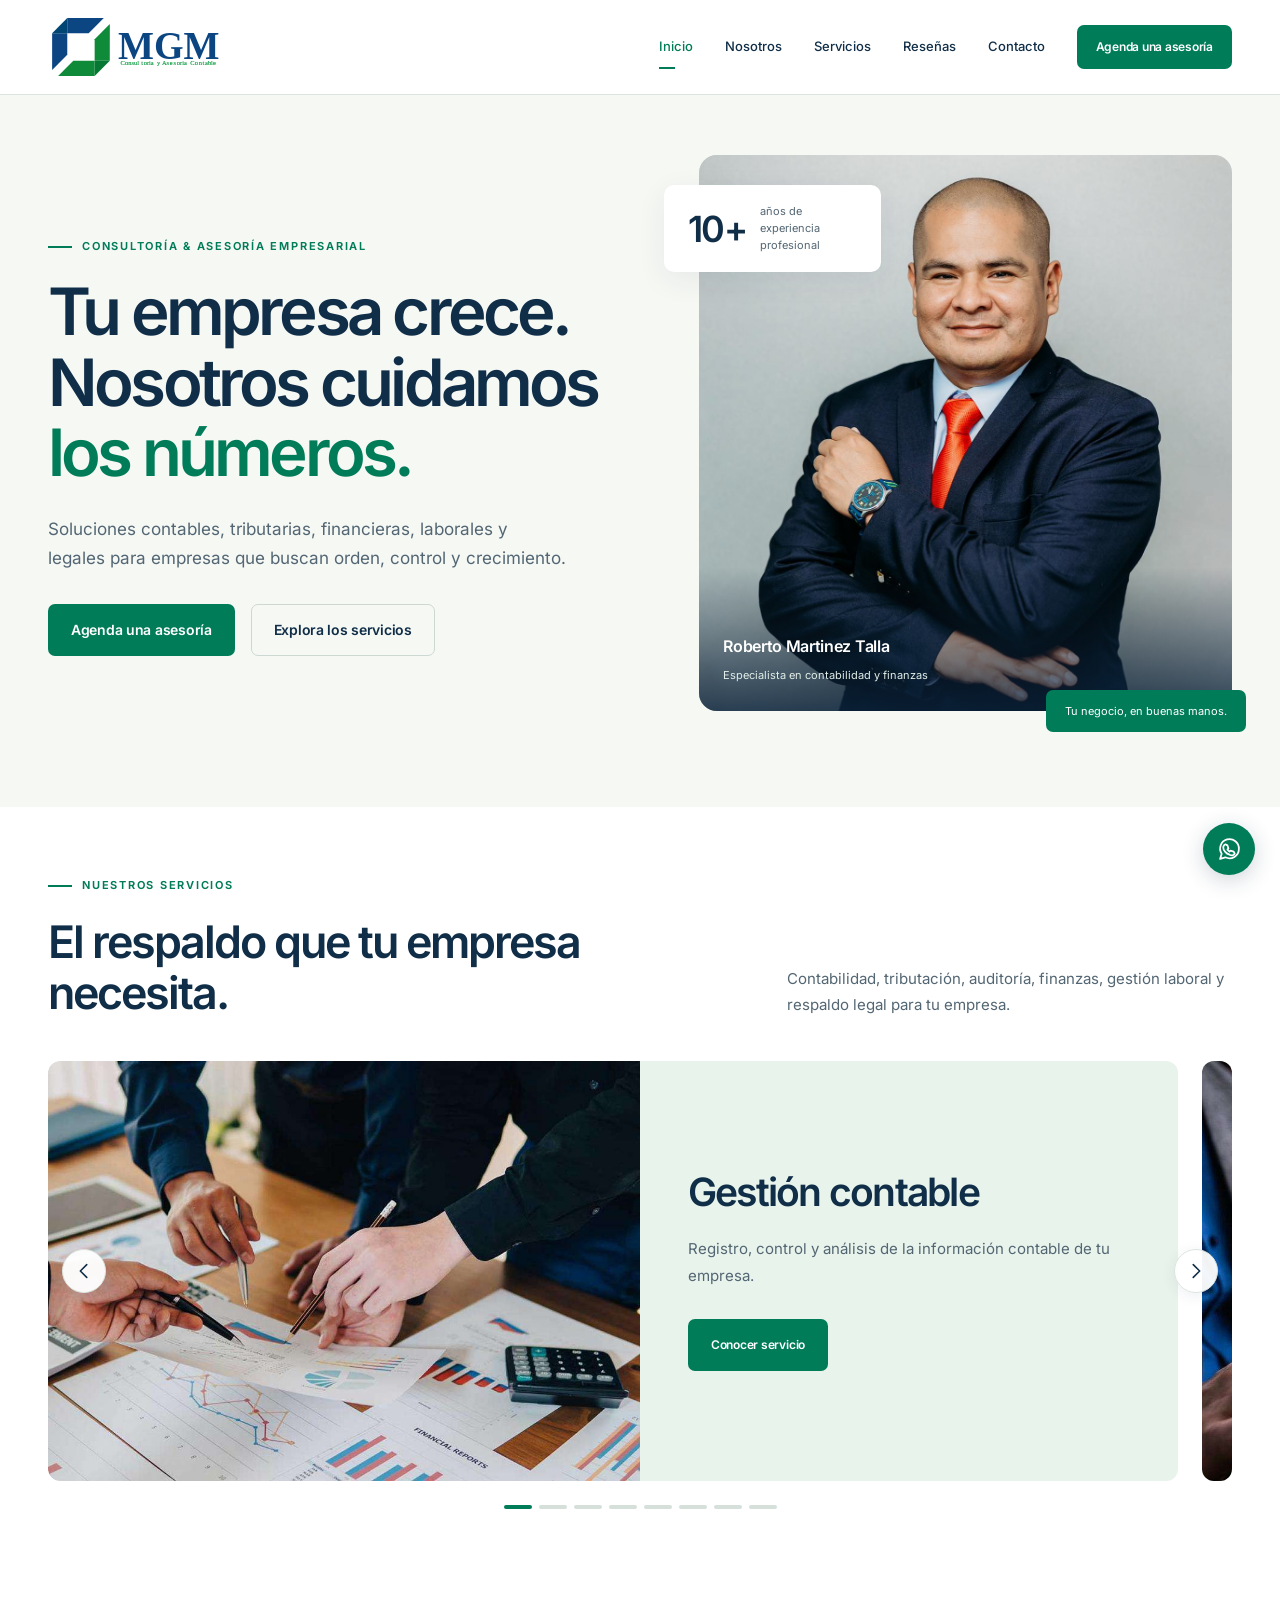
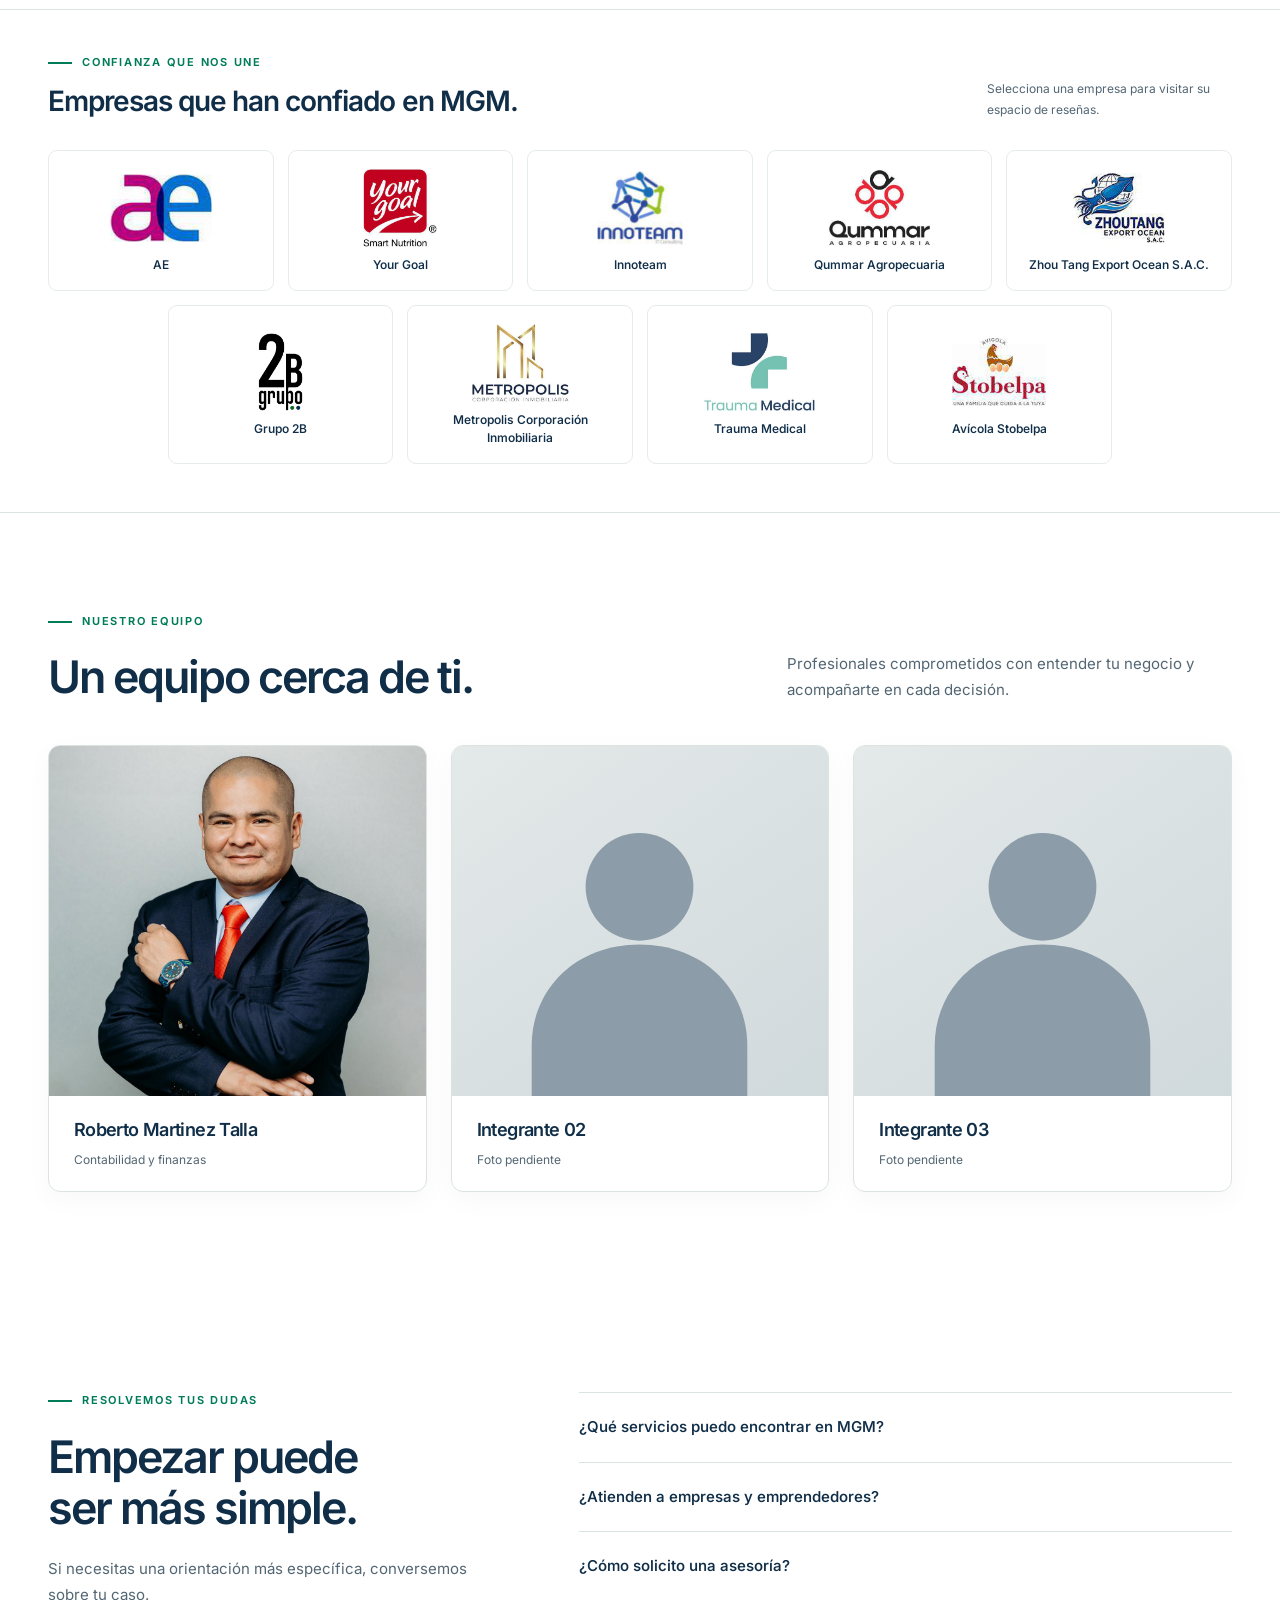
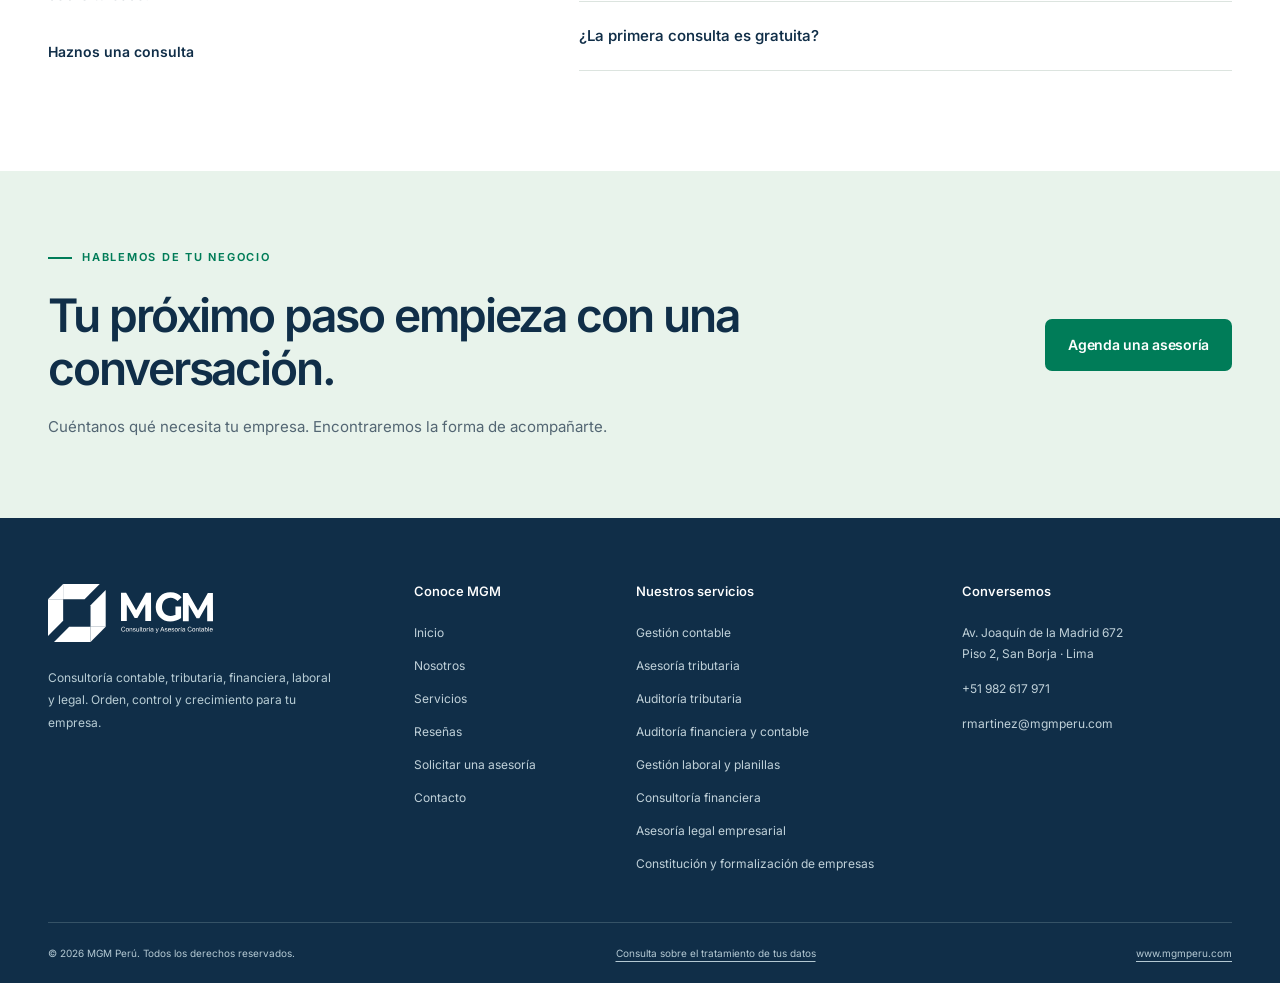
<file: index.html>
<!DOCTYPE html>
<html lang="es-PE">
  <head>
    <meta charset="utf-8">
    <meta name="viewport" content="width=device-width,initial-scale=1">
    <title>MGM Perú | Contabilidad y asesoría para tu empresa</title>
    <meta name="description" content="Servicios contables, tributarios, financieros, laborales y legales para empresas. Ocho servicios, consultoría funcional Odoo y Buk, y evaluación inicial en MGM Perú.">
    <meta name="robots" content="noindex,nofollow">
    <link rel="stylesheet" href="assets/css/estilos.css">
  </head>
  <body>
    <div class="mgm" data-mgm-page="inicio">
      <a class="m-skip" href="#mgm-contenido">Ir al contenido</a>
      <header class="m-header">
        <div class="m-container m-header-inner">
          <a class="m-logo" href="index.html" aria-label="MGM Perú, inicio">
            <img src="assets/img/marca/logo-mgm.svg" alt="MGM Perú" class="" loading="eager" decoding="async">
          </a>
          <nav class="m-nav" aria-label="Navegación principal">
            <a class="m-nav-link" href="index.html" aria-current="page">Inicio</a>
            <a class="m-nav-link" href="nosotros.html">Nosotros</a>
            <details class="m-nav-services">
              <summary class="m-nav-link">Servicios</summary>
              <div class="m-dropdown">
                <a href="servicios/gestion-contable.html">Gestión contable</a>
                <a href="servicios/asesoria-y-auditoria-tributaria.html">Asesoría tributaria</a>
                <a href="servicios/auditoria-tributaria.html">Auditoría tributaria</a>
                <a href="servicios/auditoria-financiera-y-contable.html">Auditoría financiera y contable</a>
                <a href="servicios/gestion-de-nominas.html">Gestión laboral y planillas</a>
                <a href="servicios/consultoria-financiera.html">Consultoría financiera</a>
                <a href="servicios/asesoria-legal.html">Asesoría legal empresarial</a>
                <a href="servicios/creacion-de-empresa-ruc-20.html">Constitución y formalización de empresas</a>
                <a href="servicios.html">Ver todos los servicios </a>
              </div>
            </details>
            <a class="m-nav-link" href="resenas.html">Reseñas</a>
            <a class="m-nav-link" href="contacto.html">Contacto</a>
            <a class="m-btn m-btn-primary" href="agenda.html" data-mgm-book="1">Agenda una asesoría</a>
          </nav>
          <button type="button" class="m-menu-button" aria-label="Abrir menú" aria-expanded="false" aria-controls="mgm-navegacion-movil" data-mgm-menu="1">
            <svg xmlns="http://www.w3.org/2000/svg" viewbox="0 0 24 24" aria-hidden="true">
              <path d="M4 6h16M4 12h16M4 18h16"></path>
            </svg>
          </button>
        </div>
        <nav id="mgm-navegacion-movil" class="m-mobile-nav" aria-label="Navegación móvil" data-mgm-mobile="1" hidden>
          <a href="index.html">Inicio</a>
          <a href="nosotros.html">Nosotros</a>
          <details>
            <summary>Servicios</summary>
            <a href="servicios/gestion-contable.html">Gestión contable</a>
            <a href="servicios/asesoria-y-auditoria-tributaria.html">Asesoría tributaria</a>
            <a href="servicios/auditoria-tributaria.html">Auditoría tributaria</a>
            <a href="servicios/auditoria-financiera-y-contable.html">Auditoría financiera y contable</a>
            <a href="servicios/gestion-de-nominas.html">Gestión laboral y planillas</a>
            <a href="servicios/consultoria-financiera.html">Consultoría financiera</a>
            <a href="servicios/asesoria-legal.html">Asesoría legal empresarial</a>
            <a href="servicios/creacion-de-empresa-ruc-20.html">Constitución y formalización de empresas</a>
            <a href="servicios.html">Ver todos los servicios</a>
          </details>
          <a href="resenas.html">Reseñas</a>
          <a href="contacto.html">Contacto</a>
          <a class="m-btn m-btn-primary" href="agenda.html" data-mgm-book="1">Agenda una asesoría</a>
        </nav>
      </header>
      <section class="m-promo" data-mgm-promotion="1" aria-label="Campaña vigente" hidden>
        <div class="m-container m-promo-inner">
          <div>
            <strong data-promo-title="1"></strong>
            <p data-promo-description="1"></p>
          </div>
          <a class="m-btn m-btn-primary" href="agenda.html" data-mgm-book="1">Consultar campaña</a>
        </div>
      </section>
      <main id="mgm-contenido" tabindex="-1">
        <section class="m-hero">
          <div class="m-container m-hero-grid">
            <div>
              <span class="m-eyebrow">CONSULTORÍA &amp; ASESORÍA EMPRESARIAL</span>
              <h1>Tu empresa crece.<br>Nosotros cuidamos<br>
                <span class="m-em">los números.</span>
              </h1>
              <p class="m-lead">Soluciones contables, tributarias, financieras, laborales y legales para empresas que buscan orden, control y crecimiento.</p>
              <div class="m-actions">
                <a class="m-btn m-btn-primary" href="agenda.html" data-mgm-book="1">Agenda una asesoría</a>
                <a class="m-btn m-btn-outline" href="servicios.html">Explora los servicios</a>
              </div>
            </div>
            <figure class="m-hero-visual">
              <img src="assets/img/equipo/roberto-martinez.png" alt="Roberto Martinez Talla, especialista en contabilidad y finanzas de MGM" class="m-hero-portrait" loading="eager" decoding="async">
              <figcaption class="m-photo-caption">
                <strong>Roberto Martinez Talla</strong>
                <span>Especialista en contabilidad y finanzas</span>
              </figcaption>
              <div class="m-experience-card">
                <strong>10+</strong>
                <span>años de experiencia profesional</span>
              </div>
              <span class="m-visual-tag">Tu negocio, en buenas manos.</span>
            </figure>
          </div>
        </section>
        <section class="m-section m-carousel-section" id="servicios">
          <div class="m-container" data-mgm-carousel="1" role="region" aria-roledescription="carrusel" aria-label="Nuestros servicios">
            <div class="m-section-intro">
              <div>
                <span class="m-eyebrow">NUESTROS SERVICIOS</span>
                <h2 class="m-heading">El respaldo que tu empresa necesita.</h2>
              </div>
              <p class="m-body">Contabilidad, tributación, auditoría, finanzas, gestión laboral y respaldo legal para tu empresa.</p>
            </div>
            <div class="m-service-viewport" tabindex="0" aria-label="Servicios: usa las teclas de flecha para desplazarte">
              <div class="m-service-track">
                <article class="m-service-slide" role="group" aria-roledescription="diapositiva" id="mgm-servicio-panel-0" aria-labelledby="mgm-servicio-titulo-0" aria-hidden="false" data-mgm-slide="0">
                  <img src="assets/img/servicios/brochure-servicio-contable.jpg" alt="Imagen referencial de gestión contable" class="m-slide-image" loading="lazy" decoding="async">
                  <div class="m-slide-copy">
                    <h3 id="mgm-servicio-titulo-0">Gestión contable</h3>
                    <p>Registro, control y análisis de la información contable de tu empresa.</p>
                    <a class="m-btn m-btn-primary" href="servicios/gestion-contable.html">Conocer servicio</a>
                  </div>
                </article>
                <article class="m-service-slide" role="group" aria-roledescription="diapositiva" id="mgm-servicio-panel-1" aria-labelledby="mgm-servicio-titulo-1" aria-hidden="true" inert data-mgm-slide="1">
                  <img src="assets/img/servicios/brochure-servicio-tributario.jpg" alt="Imagen referencial de asesoría tributaria" class="m-slide-image" loading="lazy" decoding="async">
                  <div class="m-slide-copy">
                    <h3 id="mgm-servicio-titulo-1">Asesoría tributaria</h3>
                    <p>Cumplimiento tributario, prevención de contingencias y atención ante SUNAT.</p>
                    <a class="m-btn m-btn-primary" href="servicios/asesoria-y-auditoria-tributaria.html">Conocer servicio</a>
                  </div>
                </article>
                <article class="m-service-slide" role="group" aria-roledescription="diapositiva" id="mgm-servicio-panel-2" aria-labelledby="mgm-servicio-titulo-2" aria-hidden="true" inert data-mgm-slide="2">
                  <img src="assets/img/servicios/brochure-servicio-auditoria-tributaria.jpg" alt="Imagen referencial de auditoría tributaria" class="m-slide-image" loading="lazy" decoding="async">
                  <div class="m-slide-copy">
                    <h3 id="mgm-servicio-titulo-2">Auditoría tributaria</h3>
                    <p>Revisión de obligaciones para identificar riesgos, omisiones y oportunidades de mejora.</p>
                    <a class="m-btn m-btn-primary" href="servicios/auditoria-tributaria.html">Conocer servicio</a>
                  </div>
                </article>
                <article class="m-service-slide" role="group" aria-roledescription="diapositiva" id="mgm-servicio-panel-3" aria-labelledby="mgm-servicio-titulo-3" aria-hidden="true" inert data-mgm-slide="3">
                  <img src="assets/img/servicios/brochure-servicio-auditoria-financiera.jpg" alt="Imagen referencial de auditoría financiera y contable" class="m-slide-image" loading="lazy" decoding="async">
                  <div class="m-slide-copy">
                    <h3 id="mgm-servicio-titulo-3">Auditoría financiera y contable</h3>
                    <p>Revisión de la información financiera y de la consistencia de los registros contables.</p>
                    <a class="m-btn m-btn-primary" href="servicios/auditoria-financiera-y-contable.html">Conocer servicio</a>
                  </div>
                </article>
                <article class="m-service-slide" role="group" aria-roledescription="diapositiva" id="mgm-servicio-panel-4" aria-labelledby="mgm-servicio-titulo-4" aria-hidden="true" inert data-mgm-slide="4">
                  <img src="assets/img/servicios/brochure-servicio-laboral.jpg" alt="Imagen referencial de gestión laboral y planillas" class="m-slide-image" loading="lazy" decoding="async">
                  <div class="m-slide-copy">
                    <h3 id="mgm-servicio-titulo-4">Gestión laboral y planillas</h3>
                    <p>Administración de obligaciones laborales y previsionales con orden y precisión.</p>
                    <a class="m-btn m-btn-primary" href="servicios/gestion-de-nominas.html">Conocer servicio</a>
                  </div>
                </article>
                <article class="m-service-slide" role="group" aria-roledescription="diapositiva" id="mgm-servicio-panel-5" aria-labelledby="mgm-servicio-titulo-5" aria-hidden="true" inert data-mgm-slide="5">
                  <img src="assets/img/servicios/brochure-servicio-financiero.jpg" alt="Imagen referencial de consultoría financiera" class="m-slide-image" loading="lazy" decoding="async">
                  <div class="m-slide-copy">
                    <h3 id="mgm-servicio-titulo-5">Consultoría financiera</h3>
                    <p>Análisis financiero, control de gestión y mejora de la rentabilidad empresarial.</p>
                    <a class="m-btn m-btn-primary" href="servicios/consultoria-financiera.html">Conocer servicio</a>
                  </div>
                </article>
                <article class="m-service-slide" role="group" aria-roledescription="diapositiva" id="mgm-servicio-panel-6" aria-labelledby="mgm-servicio-titulo-6" aria-hidden="true" inert data-mgm-slide="6">
                  <img src="assets/img/servicios/brochure-servicio-legal.jpg" alt="Imagen referencial de asesoría legal empresarial" class="m-slide-image" loading="lazy" decoding="async">
                  <div class="m-slide-copy">
                    <h3 id="mgm-servicio-titulo-6">Asesoría legal empresarial</h3>
                    <p>Soporte legal para la gestión societaria, contractual y administrativa de la empresa.</p>
                    <a class="m-btn m-btn-primary" href="servicios/asesoria-legal.html">Conocer servicio</a>
                  </div>
                </article>
                <article class="m-service-slide" role="group" aria-roledescription="diapositiva" id="mgm-servicio-panel-7" aria-labelledby="mgm-servicio-titulo-7" aria-hidden="true" inert data-mgm-slide="7">
                  <img src="assets/img/servicios/brochure-servicio-empresa.jpg" alt="Imagen referencial de constitución y formalización de empresas" class="m-slide-image" loading="lazy" decoding="async">
                  <div class="m-slide-copy">
                    <h3 id="mgm-servicio-titulo-7">Constitución y formalización de empresas</h3>
                    <p>Acompañamiento para iniciar operaciones de manera formal y estructurada.</p>
                    <a class="m-btn m-btn-primary" href="servicios/creacion-de-empresa-ruc-20.html">Conocer servicio</a>
                  </div>
                </article>
              </div>
              <button class="m-carousel-arrow m-carousel-prev" type="button" data-mgm-slide-prev="1" aria-label="Servicio anterior">
                <svg xmlns="http://www.w3.org/2000/svg" viewbox="0 0 24 24" aria-hidden="true">
                  <path d="m9 5 7 7-7 7"></path>
                </svg>
              </button>
              <button class="m-carousel-arrow m-carousel-next" type="button" data-mgm-slide-next="1" aria-label="Servicio siguiente">
                <svg xmlns="http://www.w3.org/2000/svg" viewbox="0 0 24 24" aria-hidden="true">
                  <path d="m9 5 7 7-7 7"></path>
                </svg>
              </button>
            </div>
            <div class="m-carousel-progress" aria-hidden="true">
              <span class="is-active"></span>
              <span></span>
              <span></span>
              <span></span>
              <span></span>
              <span></span>
              <span></span>
              <span></span>
            </div>
            <p class="m-sr-only" data-mgm-slide-status="1" role="status" aria-live="polite">Servicio 1 de 8: Gestión contable</p>
          </div>
        </section>
        <section class="m-clients" id="clientes">
          <div class="m-container">
            <div class="m-client-heading">
              <div>
                <span class="m-eyebrow">CONFIANZA QUE NOS UNE</span>
                <h2>Empresas que han confiado en MGM.</h2>
              </div>
              <p>Selecciona una empresa para visitar su espacio de reseñas.</p>
            </div>
            <div class="m-client-logos">
              <a class="m-client-logo" href="resenas.html#empresa-01" aria-label="Ver reseñas de AE" data-mgm-client="empresa-01">
                <span class="m-client-logo-art">
                  <img src="assets/img/clientes/cliente-ae.png" alt="Logo de AE" class="" loading="lazy" decoding="async">
                </span>
                <strong>AE</strong>
              </a>
              <a class="m-client-logo" href="resenas.html#empresa-02" aria-label="Ver reseñas de Your Goal" data-mgm-client="empresa-02">
                <span class="m-client-logo-art">
                  <img src="assets/img/clientes/cliente-your-goal.png" alt="Logo de Your Goal" class="" loading="lazy" decoding="async">
                </span>
                <strong>Your Goal</strong>
              </a>
              <a class="m-client-logo" href="resenas.html#empresa-03" aria-label="Ver reseñas de Innoteam" data-mgm-client="empresa-03">
                <span class="m-client-logo-art">
                  <img src="assets/img/clientes/cliente-innoteam.png" alt="Logo de Innoteam" class="" loading="lazy" decoding="async">
                </span>
                <strong>Innoteam</strong>
              </a>
              <a class="m-client-logo" href="resenas.html#empresa-04" aria-label="Ver reseñas de Qummar Agropecuaria" data-mgm-client="empresa-04">
                <span class="m-client-logo-art">
                  <img src="assets/img/clientes/cliente-qummar.png" alt="Logo de Qummar Agropecuaria" class="" loading="lazy" decoding="async">
                </span>
                <strong>Qummar Agropecuaria</strong>
              </a>
              <a class="m-client-logo" href="resenas.html#empresa-05" aria-label="Ver reseñas de Zhou Tang Export Ocean S.A.C." data-mgm-client="empresa-05">
                <span class="m-client-logo-art">
                  <img src="assets/img/clientes/cliente-zhou-tang.png" alt="Logo de Zhou Tang Export Ocean S.A.C." class="" loading="lazy" decoding="async">
                </span>
                <strong>Zhou Tang Export Ocean S.A.C.</strong>
              </a>
              <a class="m-client-logo" href="resenas.html#empresa-06" aria-label="Ver reseñas de Grupo 2B" data-mgm-client="empresa-06">
                <span class="m-client-logo-art">
                  <img src="assets/img/clientes/cliente-grupo-2b.png" alt="Logo de Grupo 2B" class="" loading="lazy" decoding="async">
                </span>
                <strong>Grupo 2B</strong>
              </a>
              <a class="m-client-logo" href="resenas.html#empresa-07" aria-label="Ver reseñas de Metropolis Corporación Inmobiliaria" data-mgm-client="empresa-07">
                <span class="m-client-logo-art">
                  <img src="assets/img/clientes/cliente-metropolis.png" alt="Logo de Metropolis Corporación Inmobiliaria" class="" loading="lazy" decoding="async">
                </span>
                <strong>Metropolis Corporación Inmobiliaria</strong>
              </a>
              <a class="m-client-logo" href="resenas.html#empresa-08" aria-label="Ver reseñas de Trauma Medical" data-mgm-client="empresa-08">
                <span class="m-client-logo-art">
                  <img src="assets/img/clientes/cliente-trauma-medical.png" alt="Logo de Trauma Medical" class="" loading="lazy" decoding="async">
                </span>
                <strong>Trauma Medical</strong>
              </a>
              <a class="m-client-logo" href="resenas.html#empresa-09" aria-label="Ver reseñas de Avícola Stobelpa" data-mgm-client="empresa-09">
                <span class="m-client-logo-art">
                  <img src="assets/img/clientes/cliente-stobelpa.png" alt="Logo de Avícola Stobelpa" class="" loading="lazy" decoding="async">
                </span>
                <strong>Avícola Stobelpa</strong>
              </a>
            </div>
          </div>
        </section>
        <section class="m-section m-home-team" id="equipo">
          <div class="m-container">
            <div class="m-section-intro">
              <div>
                <span class="m-eyebrow">NUESTRO EQUIPO</span>
                <h2 class="m-heading">Un equipo cerca de ti.</h2>
              </div>
              <p class="m-body">Profesionales comprometidos con entender tu negocio y acompañarte en cada decisión.</p>
            </div>
            <div class="m-team-row">
              <article class="m-team-card">
                <div class="m-team-media">
                  <img src="assets/img/equipo/roberto-martinez.png" alt="Roberto Martinez Talla" class="m-team-photo" loading="lazy" decoding="async">
                  <div class="m-team-overlay">
                    <span class="m-team-accent"></span>
                    <h3>Roberto Martinez Talla</h3>
                    <p>Experiencia y atención cercana para tu empresa.</p>
                    <a class="m-text-link" href="nosotros.html#roberto-martinez">Conocer perfil</a>
                  </div>
                  <button type="button" class="m-team-toggle" data-mgm-team-toggle="1" aria-label="Mostrar información de Roberto Martinez Talla" aria-expanded="false">
                    <span class="m-sr-only">Mostrar información</span>
                  </button>
                </div>
                <div class="m-team-caption">
                  <h3>Roberto Martinez Talla</h3>
                  <p>Contabilidad y finanzas</p>
                </div>
              </article>
              <article class="m-team-card">
                <div class="m-team-media">
                  <div class="m-team-placeholder" aria-hidden="true">
                    <svg viewbox="0 0 200 240">
                      <circle cx="100" cy="77" r="42"></circle>
                      <path d="M16 240v-39c0-45 35-79 84-79s84 34 84 79v39Z"></path>
                    </svg>
                  </div>
                  <div class="m-team-overlay">
                    <span class="m-team-accent"></span>
                    <h3>Integrante 02</h3>
                    <p>Próximamente conocerás su perfil.</p>
                    <span class="m-team-pending">Perfil por incorporar</span>
                  </div>
                  <button type="button" class="m-team-toggle" data-mgm-team-toggle="1" aria-label="Mostrar información de Integrante 02" aria-expanded="false">
                    <span class="m-sr-only">Mostrar información</span>
                  </button>
                </div>
                <div class="m-team-caption">
                  <h3>Integrante 02</h3>
                  <p>Foto pendiente</p>
                </div>
              </article>
              <article class="m-team-card">
                <div class="m-team-media">
                  <div class="m-team-placeholder" aria-hidden="true">
                    <svg viewbox="0 0 200 240">
                      <circle cx="100" cy="77" r="42"></circle>
                      <path d="M16 240v-39c0-45 35-79 84-79s84 34 84 79v39Z"></path>
                    </svg>
                  </div>
                  <div class="m-team-overlay">
                    <span class="m-team-accent"></span>
                    <h3>Integrante 03</h3>
                    <p>Próximamente conocerás su perfil.</p>
                    <span class="m-team-pending">Perfil por incorporar</span>
                  </div>
                  <button type="button" class="m-team-toggle" data-mgm-team-toggle="1" aria-label="Mostrar información de Integrante 03" aria-expanded="false">
                    <span class="m-sr-only">Mostrar información</span>
                  </button>
                </div>
                <div class="m-team-caption">
                  <h3>Integrante 03</h3>
                  <p>Foto pendiente</p>
                </div>
              </article>
            </div>
          </div>
        </section>
        <section class="m-section">
          <div class="m-container m-faq-grid">
            <div class="m-faq-intro">
              <span class="m-eyebrow">RESOLVEMOS TUS DUDAS</span>
              <h2 class="m-heading">Empezar puede<br>ser más simple.</h2>
              <p class="m-body">Si necesitas una orientación más específica, conversemos sobre tu caso.</p>
              <div class="m-actions">
                <a class="m-text-link" href="contacto.html">Haznos una consulta</a>
              </div>
            </div>
            <div class="m-faq-list">
              <details>
                <summary>¿Qué servicios puedo encontrar en MGM?</summary>
                <p>Gestión contable, asesoría tributaria, auditoría tributaria, auditoría financiera y contable, gestión laboral y planillas, consultoría financiera, asesoría legal empresarial y constitución y formalización de empresas. También ofrecemos apoyo funcional en Odoo y Buk.</p>
              </details>
              <details>
                <summary>¿Atienden a empresas y emprendedores?</summary>
                <p>Sí. MGM acompaña a empresas de diversos sectores y a emprendedores que desean iniciar operaciones de manera formal y estructurada.</p>
              </details>
              <details>
                <summary>¿Cómo solicito una asesoría?</summary>
                <p>Completa tu solicitud con el servicio que te interesa y, si lo deseas, una fecha preferida. Podrás enviarla por WhatsApp para coordinar la atención con MGM.</p>
              </details>
              <details>
                <summary>¿La primera consulta es gratuita?</summary>
                <p>Las consultas gratuitas se ofrecen únicamente cuando hay una campaña vigente que lo indique. MGM confirmará contigo las condiciones de la atención antes de la cita.</p>
              </details>
            </div>
          </div>
        </section>
        <section class="m-cta">
          <div class="m-container m-cta-inner">
            <div>
              <span class="m-eyebrow">HABLEMOS DE TU NEGOCIO</span>
              <h2>Tu próximo paso empieza con una conversación.</h2>
              <p>Cuéntanos qué necesita tu empresa. Encontraremos la forma de acompañarte.</p>
            </div>
            <a class="m-btn m-btn-primary" href="agenda.html" data-mgm-book="1">Agenda una asesoría</a>
          </div>
        </section>
      </main>
      <footer class="m-footer">
        <div class="m-container">
          <div class="m-footer-grid">
            <div>
              <img src="assets/img/marca/logo-mgm-blanco.svg" alt="MGM Perú" class="m-footer-logo" loading="lazy" decoding="async">
              <p class="m-footer-description">Consultoría contable, tributaria, financiera, laboral y legal. Orden, control y crecimiento para tu empresa.</p>
            </div>
            <div>
              <h3>Conoce MGM</h3>
              <ul>
                <li>
                  <a href="index.html">Inicio</a>
                </li>
                <li>
                  <a href="nosotros.html">Nosotros</a>
                </li>
                <li>
                  <a href="servicios.html">Servicios</a>
                </li>
                <li>
                  <a href="resenas.html">Reseñas</a>
                </li>
                <li>
                  <a href="agenda.html">Solicitar una asesoría</a>
                </li>
                <li>
                  <a href="contacto.html">Contacto</a>
                </li>
              </ul>
            </div>
            <div>
              <h3>Nuestros servicios</h3>
              <ul>
                <li>
                  <a href="servicios/gestion-contable.html">Gestión contable</a>
                </li>
                <li>
                  <a href="servicios/asesoria-y-auditoria-tributaria.html">Asesoría tributaria</a>
                </li>
                <li>
                  <a href="servicios/auditoria-tributaria.html">Auditoría tributaria</a>
                </li>
                <li>
                  <a href="servicios/auditoria-financiera-y-contable.html">Auditoría financiera y contable</a>
                </li>
                <li>
                  <a href="servicios/gestion-de-nominas.html">Gestión laboral y planillas</a>
                </li>
                <li>
                  <a href="servicios/consultoria-financiera.html">Consultoría financiera</a>
                </li>
                <li>
                  <a href="servicios/asesoria-legal.html">Asesoría legal empresarial</a>
                </li>
                <li>
                  <a href="servicios/creacion-de-empresa-ruc-20.html">Constitución y formalización de empresas</a>
                </li>
              </ul>
            </div>
            <div>
              <h3>Conversemos</h3>
              <address class="m-contact-line">Av. Joaquín de la Madrid 672<br>Piso 2, San Borja · Lima</address>
              <p class="m-contact-line">
                <a href="tel:+51982617971">+51 982 617 971</a>
              </p>
              <p class="m-contact-line">
                <a href="mailto:rmartinez@mgmperu.com">rmartinez@mgmperu.com</a>
              </p>
            </div>
          </div>
          <div class="m-footer-bottom">
            <span>© 2026 MGM Perú. Todos los derechos reservados.</span>
            <a href="mailto:rmartinez@mgmperu.com?subject=Consulta%20sobre%20mis%20datos">Consulta sobre el tratamiento de tus datos</a>
            <a href="https://www.mgmperu.com/">www.mgmperu.com</a>
          </div>
        </div>
      </footer>
      <a class="m-floating-wa" href="https://wa.me/51982617971" aria-label="Contactar a MGM por WhatsApp" target="_blank" rel="noopener noreferrer" data-mgm-whatsapp="Hola MGM, quisiera información sobre sus servicios.">
        <svg xmlns="http://www.w3.org/2000/svg" viewbox="0 0 24 24" aria-hidden="true">
          <path d="M21 11.5a9 9 0 0 1-13 8L3 21l1.5-5A9 9 0 1 1 21 11.5Z"></path>
          <path d="m8 7 2 1 1 3-1 1a10 10 0 0 0 2 2l1-1 3 1 1 2c-1 2-3 2-5 1-3-1-6-4-6-7 0-1 1-3 2-3Z"></path>
        </svg>
      </a>
    </div>
    <script src="assets/js/config.js"></script>
    <script src="assets/js/app.js"></script>
  </body>
</html>
</file>
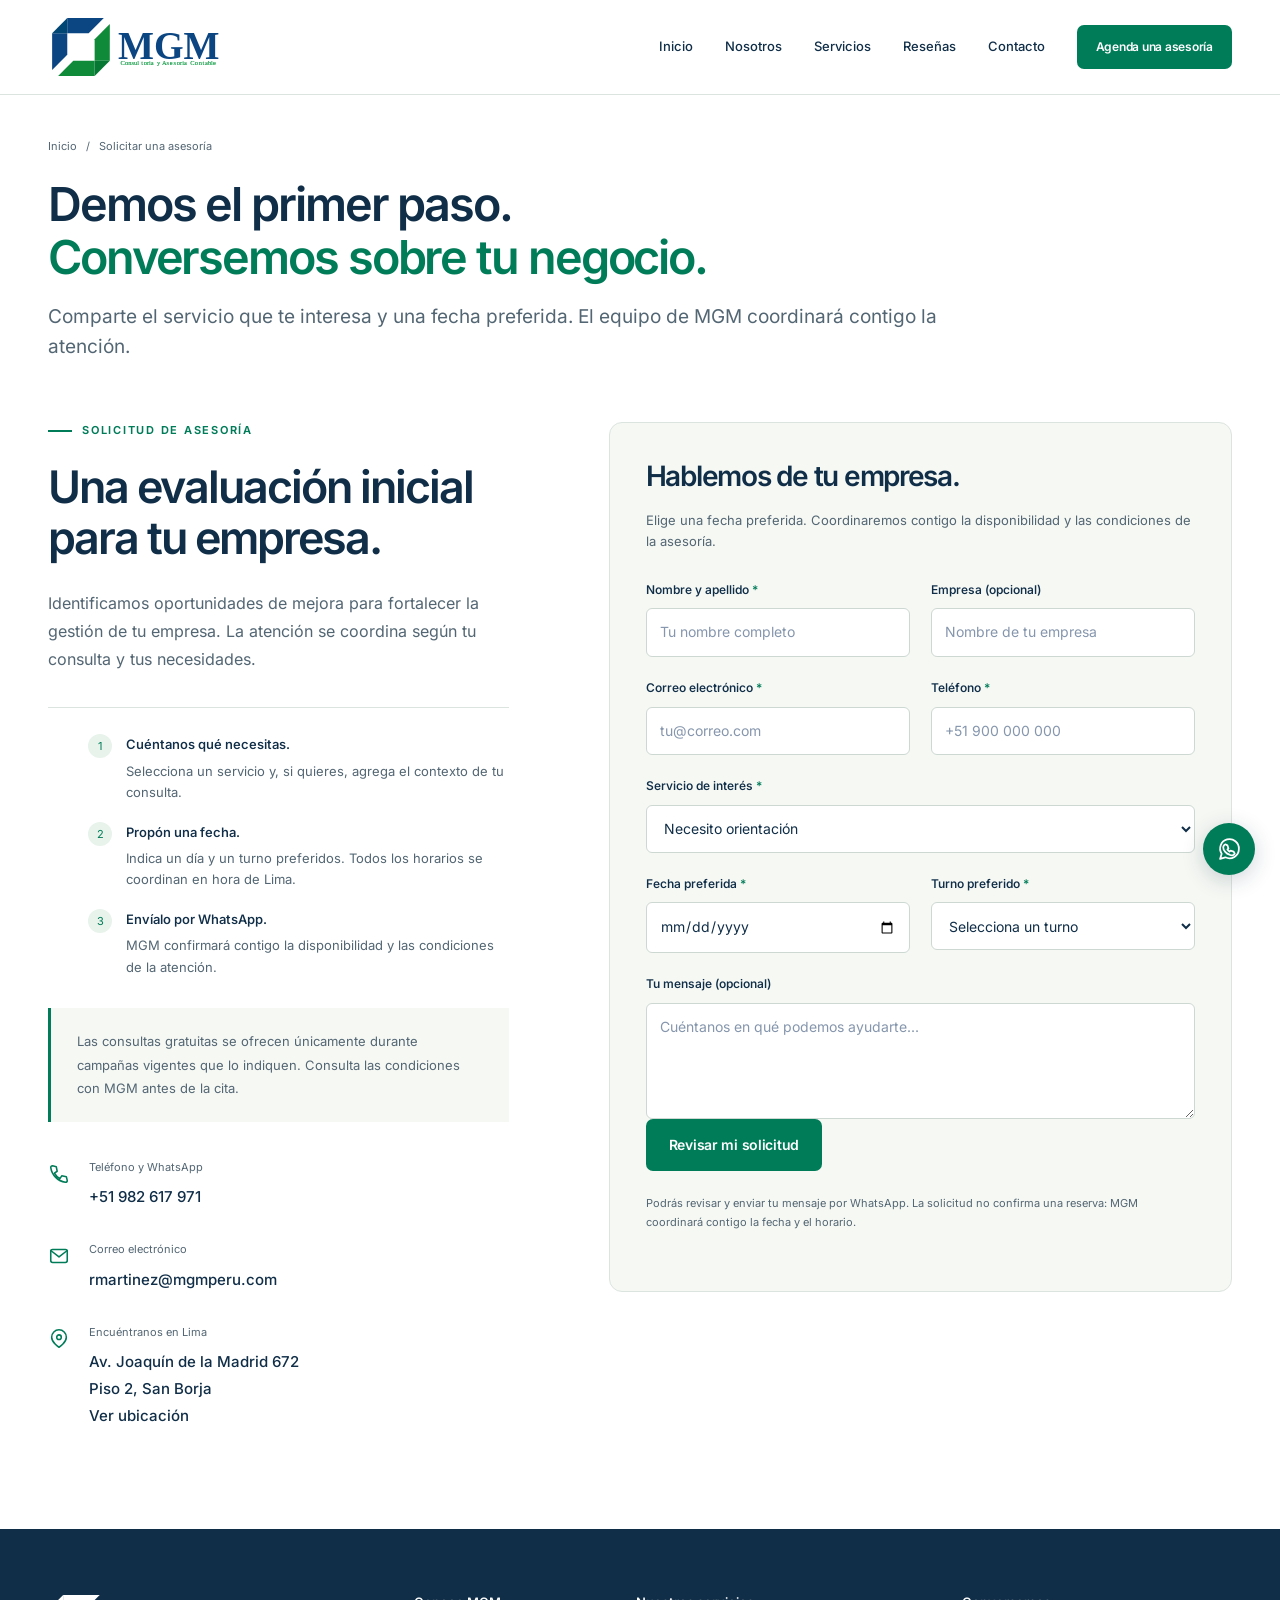
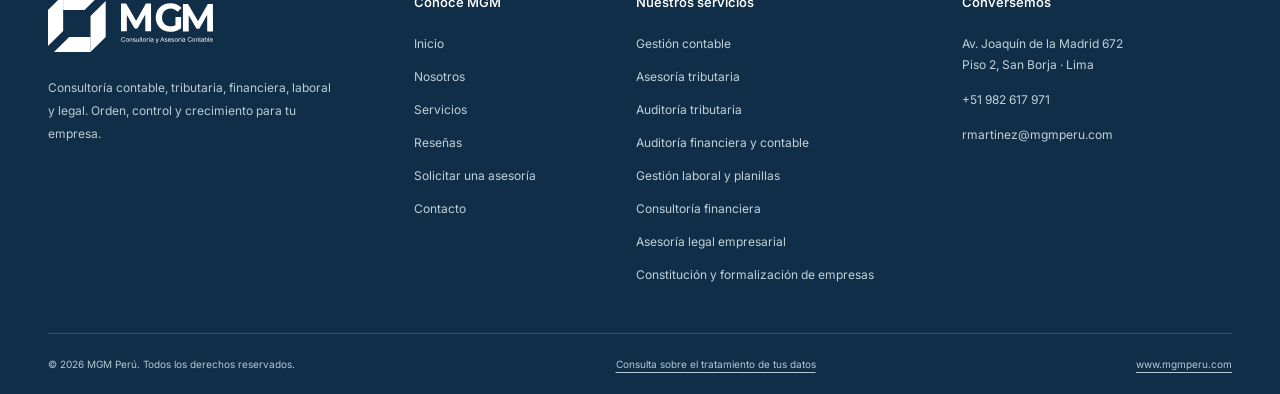
<file: agenda.html>
<!DOCTYPE html>
<html lang="es-PE">
  <head>
    <meta charset="utf-8">
    <meta name="viewport" content="width=device-width,initial-scale=1">
    <title>Solicita una asesoría empresarial | MGM Perú</title>
    <meta name="description" content="Cuéntanos qué necesita tu empresa y solicita una asesoría con MGM Perú. Coordina por WhatsApp el servicio, la fecha y las condiciones de atención.">
    <meta name="robots" content="noindex,nofollow">
    <link rel="stylesheet" href="assets/css/estilos.css">
  </head>
  <body>
    <div class="mgm" data-mgm-page="agenda">
      <a class="m-skip" href="#mgm-contenido">Ir al contenido</a>
      <header class="m-header">
        <div class="m-container m-header-inner">
          <a class="m-logo" href="index.html" aria-label="MGM Perú, inicio">
            <img src="assets/img/marca/logo-mgm.svg" alt="MGM Perú" class="" loading="eager" decoding="async">
          </a>
          <nav class="m-nav" aria-label="Navegación principal">
            <a class="m-nav-link" href="index.html">Inicio</a>
            <a class="m-nav-link" href="nosotros.html">Nosotros</a>
            <details class="m-nav-services">
              <summary class="m-nav-link">Servicios</summary>
              <div class="m-dropdown">
                <a href="servicios/gestion-contable.html">Gestión contable</a>
                <a href="servicios/asesoria-y-auditoria-tributaria.html">Asesoría tributaria</a>
                <a href="servicios/auditoria-tributaria.html">Auditoría tributaria</a>
                <a href="servicios/auditoria-financiera-y-contable.html">Auditoría financiera y contable</a>
                <a href="servicios/gestion-de-nominas.html">Gestión laboral y planillas</a>
                <a href="servicios/consultoria-financiera.html">Consultoría financiera</a>
                <a href="servicios/asesoria-legal.html">Asesoría legal empresarial</a>
                <a href="servicios/creacion-de-empresa-ruc-20.html">Constitución y formalización de empresas</a>
                <a href="servicios.html">Ver todos los servicios </a>
              </div>
            </details>
            <a class="m-nav-link" href="resenas.html">Reseñas</a>
            <a class="m-nav-link" href="contacto.html">Contacto</a>
            <a class="m-btn m-btn-primary" href="agenda.html" data-mgm-book="1">Agenda una asesoría</a>
          </nav>
          <button type="button" class="m-menu-button" aria-label="Abrir menú" aria-expanded="false" aria-controls="mgm-navegacion-movil" data-mgm-menu="1">
            <svg xmlns="http://www.w3.org/2000/svg" viewbox="0 0 24 24" aria-hidden="true">
              <path d="M4 6h16M4 12h16M4 18h16"></path>
            </svg>
          </button>
        </div>
        <nav id="mgm-navegacion-movil" class="m-mobile-nav" aria-label="Navegación móvil" data-mgm-mobile="1" hidden>
          <a href="index.html">Inicio</a>
          <a href="nosotros.html">Nosotros</a>
          <details>
            <summary>Servicios</summary>
            <a href="servicios/gestion-contable.html">Gestión contable</a>
            <a href="servicios/asesoria-y-auditoria-tributaria.html">Asesoría tributaria</a>
            <a href="servicios/auditoria-tributaria.html">Auditoría tributaria</a>
            <a href="servicios/auditoria-financiera-y-contable.html">Auditoría financiera y contable</a>
            <a href="servicios/gestion-de-nominas.html">Gestión laboral y planillas</a>
            <a href="servicios/consultoria-financiera.html">Consultoría financiera</a>
            <a href="servicios/asesoria-legal.html">Asesoría legal empresarial</a>
            <a href="servicios/creacion-de-empresa-ruc-20.html">Constitución y formalización de empresas</a>
            <a href="servicios.html">Ver todos los servicios</a>
          </details>
          <a href="resenas.html">Reseñas</a>
          <a href="contacto.html">Contacto</a>
          <a class="m-btn m-btn-primary" href="agenda.html" data-mgm-book="1">Agenda una asesoría</a>
        </nav>
      </header>
      <section class="m-promo" data-mgm-promotion="1" aria-label="Campaña vigente" hidden>
        <div class="m-container m-promo-inner">
          <div>
            <strong data-promo-title="1"></strong>
            <p data-promo-description="1"></p>
          </div>
          <a class="m-btn m-btn-primary" href="agenda.html" data-mgm-book="1">Consultar campaña</a>
        </div>
      </section>
      <main id="mgm-contenido" tabindex="-1">
        <section class="m-page-intro">
          <div class="m-container">
            <nav class="m-breadcrumb" aria-label="Ruta de navegación">
              <a href="index.html">Inicio</a>
              <span aria-hidden="true">/</span>
              <span aria-current="page">Solicitar una asesoría</span>
            </nav>
            <h1>Demos el primer paso. <span>Conversemos sobre tu negocio.</span>
            </h1>
            <p class="m-lead">Comparte el servicio que te interesa y una fecha preferida. El equipo de MGM coordinará contigo la atención.</p>
          </div>
        </section>
        <section class="m-section">
          <div class="m-container m-contact-layout">
            <div>
              <span class="m-eyebrow">SOLICITUD DE ASESORÍA</span>
              <h2 class="m-heading">Una evaluación inicial<br>para tu empresa.</h2>
              <p class="m-body">Identificamos oportunidades de mejora para fortalecer la gestión de tu empresa. La atención se coordina según tu consulta y tus necesidades.</p>
              <ol class="m-appointment-steps">
                <li>
                  <span>1</span>
                  <div>
                    <strong>Cuéntanos qué necesitas.</strong>Selecciona un servicio y, si quieres, agrega el contexto de tu consulta.</div>
                </li>
                <li>
                  <span>2</span>
                  <div>
                    <strong>Propón una fecha.</strong>Indica un día y un turno preferidos. Todos los horarios se coordinan en hora de Lima.</div>
                </li>
                <li>
                  <span>3</span>
                  <div>
                    <strong>Envíalo por WhatsApp.</strong>MGM confirmará contigo la disponibilidad y las condiciones de la atención.</div>
                </li>
              </ol>
              <p class="m-policy-note">Las consultas gratuitas se ofrecen únicamente durante campañas vigentes que lo indiquen. Consulta las condiciones con MGM antes de la cita.</p>
              <div class="m-contact-items">
                <div class="m-contact-item">
                  <svg xmlns="http://www.w3.org/2000/svg" viewbox="0 0 24 24" aria-hidden="true">
                    <path d="m5 3 4 1 1 5-3 2a16 16 0 0 0 6 6l2-3 5 1 1 4a2 2 0 0 1-2 2A19 19 0 0 1 3 5a2 2 0 0 1 2-2Z"></path>
                  </svg>
                  <div>
                    <small>Teléfono y WhatsApp</small>
                    <a href="tel:+51982617971">+51 982 617 971</a>
                  </div>
                </div>
                <div class="m-contact-item">
                  <svg xmlns="http://www.w3.org/2000/svg" viewbox="0 0 24 24" aria-hidden="true">
                    <rect x="3" y="5" width="18" height="14" rx="2"></rect>
                    <path d="m3 6 9 7 9-7"></path>
                  </svg>
                  <div>
                    <small>Correo electrónico</small>
                    <a href="mailto:rmartinez@mgmperu.com">rmartinez@mgmperu.com</a>
                  </div>
                </div>
                <div class="m-contact-item">
                  <svg xmlns="http://www.w3.org/2000/svg" viewbox="0 0 24 24" aria-hidden="true">
                    <path d="M20 10c0 6-8 11-8 11S4 16 4 10a8 8 0 1 1 16 0Z"></path>
                    <circle cx="12" cy="10" r="2.5"></circle>
                  </svg>
                  <div>
                    <small>Encuéntranos en Lima</small>
                    <address>Av. Joaquín de la Madrid 672<br>Piso 2, San Borja</address>
                    <a class="m-text-link" href="https://www.google.com/maps/search/?api=1&amp;query=Av.%20Joaqu%C3%ADn%20de%20la%20Madrid%20672%2C%20San%20Borja%2C%20Lima" target="_blank" rel="noopener noreferrer">Ver ubicación</a>
                  </div>
                </div>
              </div>
            </div>
            <div class="m-form-panel">
              <h2>Hablemos de tu empresa.</h2>
              <p class="m-form-intro">Elige una fecha preferida. Coordinaremos contigo la disponibilidad y las condiciones de la asesoría.</p>
              <form data-mgm-request-form="appointment">
                <div class="m-form-grid">
                  <label class="m-field">
                    <span>Nombre y apellido<em class="m-required"> *</em>
                    </span>
                    <input name="name" type="text" required autocomplete="name" placeholder="Tu nombre completo" maxlength="120">
                  </label>
                  <label class="m-field">
                    <span>Empresa (opcional)</span>
                    <input name="company" type="text" autocomplete="organization" placeholder="Nombre de tu empresa" maxlength="120">
                  </label>
                  <label class="m-field">
                    <span>Correo electrónico<em class="m-required"> *</em>
                    </span>
                    <input name="email" type="email" required autocomplete="email" placeholder="tu@correo.com">
                  </label>
                  <label class="m-field">
                    <span>Teléfono<em class="m-required"> *</em>
                    </span>
                    <input name="phone" type="tel" required autocomplete="tel" placeholder="+51 900 000 000" maxlength="120">
                  </label>
                  <label class="m-field m-field-full">
                    <span>Servicio de interés <em class="m-required">*</em>
                    </span>
                    <select name="service" required>
                      <option value="orientacion">Necesito orientación</option>
                      <option value="gestion-contable">Gestión contable</option>
                      <option value="asesoria-y-auditoria-tributaria">Asesoría tributaria</option>
                      <option value="auditoria-tributaria">Auditoría tributaria</option>
                      <option value="auditoria-financiera-y-contable">Auditoría financiera y contable</option>
                      <option value="gestion-de-nominas">Gestión laboral y planillas</option>
                      <option value="consultoria-financiera">Consultoría financiera</option>
                      <option value="asesoria-legal">Asesoría legal empresarial</option>
                      <option value="creacion-de-empresa-ruc-20">Constitución y formalización de empresas</option>
                      <option value="consultoria-odoo">Consultoría funcional Odoo</option>
                      <option value="soporte-buk">Soporte funcional Buk</option>
                    </select>
                  </label>
                  <label class="m-field">
                    <span>Fecha preferida<em class="m-required"> *</em>
                    </span>
                    <input name="preferred_date" type="date" required>
                  </label>
                  <label class="m-field">
                    <span>Turno preferido <em class="m-required">*</em>
                    </span>
                    <select name="period" required>
                      <option value="">Selecciona un turno</option>
                      <option>Mañana</option>
                      <option>Tarde</option>
                    </select>
                  </label>
                  <label class="m-field m-field-full">
                    <span>Tu mensaje (opcional)</span>
                    <textarea name="message" maxlength="1500" rows="4" placeholder="Cuéntanos en qué podemos ayudarte..."></textarea>
                  </label>
                </div>
                <button type="submit" class="m-btn m-btn-primary">Revisar mi solicitud</button>
                <p class="m-form-note">Podrás revisar y enviar tu mensaje por WhatsApp. La solicitud no confirma una reserva: MGM coordinará contigo la fecha y el horario.</p>
                <div class="m-form-result" data-mgm-result="1" role="status" aria-live="polite" hidden>
                  <h3>Tu mensaje está listo.</h3>
                  <p data-mgm-summary="1"></p>
                  <a class="m-btn m-btn-primary" data-mgm-send="1" href="https://wa.me/51982617971" target="_blank" rel="noopener noreferrer">Enviar por WhatsApp<svg xmlns="http://www.w3.org/2000/svg" viewbox="0 0 24 24" aria-hidden="true">
                      <path d="M21 11.5a9 9 0 0 1-13 8L3 21l1.5-5A9 9 0 1 1 21 11.5Z"></path>
                      <path d="m8 7 2 1 1 3-1 1a10 10 0 0 0 2 2l1-1 3 1 1 2c-1 2-3 2-5 1-3-1-6-4-6-7 0-1 1-3 2-3Z"></path>
                    </svg>
                  </a>
                </div>
              </form>
              <noscript>
                <p class="m-form-note">Para solicitar atención, escríbenos directamente al +51 982 617 971 o a rmartinez@mgmperu.com.</p>
              </noscript>
            </div>
          </div>
        </section>
      </main>
      <footer class="m-footer">
        <div class="m-container">
          <div class="m-footer-grid">
            <div>
              <img src="assets/img/marca/logo-mgm-blanco.svg" alt="MGM Perú" class="m-footer-logo" loading="lazy" decoding="async">
              <p class="m-footer-description">Consultoría contable, tributaria, financiera, laboral y legal. Orden, control y crecimiento para tu empresa.</p>
            </div>
            <div>
              <h3>Conoce MGM</h3>
              <ul>
                <li>
                  <a href="index.html">Inicio</a>
                </li>
                <li>
                  <a href="nosotros.html">Nosotros</a>
                </li>
                <li>
                  <a href="servicios.html">Servicios</a>
                </li>
                <li>
                  <a href="resenas.html">Reseñas</a>
                </li>
                <li>
                  <a href="agenda.html">Solicitar una asesoría</a>
                </li>
                <li>
                  <a href="contacto.html">Contacto</a>
                </li>
              </ul>
            </div>
            <div>
              <h3>Nuestros servicios</h3>
              <ul>
                <li>
                  <a href="servicios/gestion-contable.html">Gestión contable</a>
                </li>
                <li>
                  <a href="servicios/asesoria-y-auditoria-tributaria.html">Asesoría tributaria</a>
                </li>
                <li>
                  <a href="servicios/auditoria-tributaria.html">Auditoría tributaria</a>
                </li>
                <li>
                  <a href="servicios/auditoria-financiera-y-contable.html">Auditoría financiera y contable</a>
                </li>
                <li>
                  <a href="servicios/gestion-de-nominas.html">Gestión laboral y planillas</a>
                </li>
                <li>
                  <a href="servicios/consultoria-financiera.html">Consultoría financiera</a>
                </li>
                <li>
                  <a href="servicios/asesoria-legal.html">Asesoría legal empresarial</a>
                </li>
                <li>
                  <a href="servicios/creacion-de-empresa-ruc-20.html">Constitución y formalización de empresas</a>
                </li>
              </ul>
            </div>
            <div>
              <h3>Conversemos</h3>
              <address class="m-contact-line">Av. Joaquín de la Madrid 672<br>Piso 2, San Borja · Lima</address>
              <p class="m-contact-line">
                <a href="tel:+51982617971">+51 982 617 971</a>
              </p>
              <p class="m-contact-line">
                <a href="mailto:rmartinez@mgmperu.com">rmartinez@mgmperu.com</a>
              </p>
            </div>
          </div>
          <div class="m-footer-bottom">
            <span>© 2026 MGM Perú. Todos los derechos reservados.</span>
            <a href="mailto:rmartinez@mgmperu.com?subject=Consulta%20sobre%20mis%20datos">Consulta sobre el tratamiento de tus datos</a>
            <a href="https://www.mgmperu.com/">www.mgmperu.com</a>
          </div>
        </div>
      </footer>
      <a class="m-floating-wa" href="https://wa.me/51982617971" aria-label="Contactar a MGM por WhatsApp" target="_blank" rel="noopener noreferrer" data-mgm-whatsapp="Hola MGM, quisiera información sobre sus servicios.">
        <svg xmlns="http://www.w3.org/2000/svg" viewbox="0 0 24 24" aria-hidden="true">
          <path d="M21 11.5a9 9 0 0 1-13 8L3 21l1.5-5A9 9 0 1 1 21 11.5Z"></path>
          <path d="m8 7 2 1 1 3-1 1a10 10 0 0 0 2 2l1-1 3 1 1 2c-1 2-3 2-5 1-3-1-6-4-6-7 0-1 1-3 2-3Z"></path>
        </svg>
      </a>
    </div>
    <script src="assets/js/config.js"></script>
    <script src="assets/js/app.js"></script>
  </body>
</html>
</file>
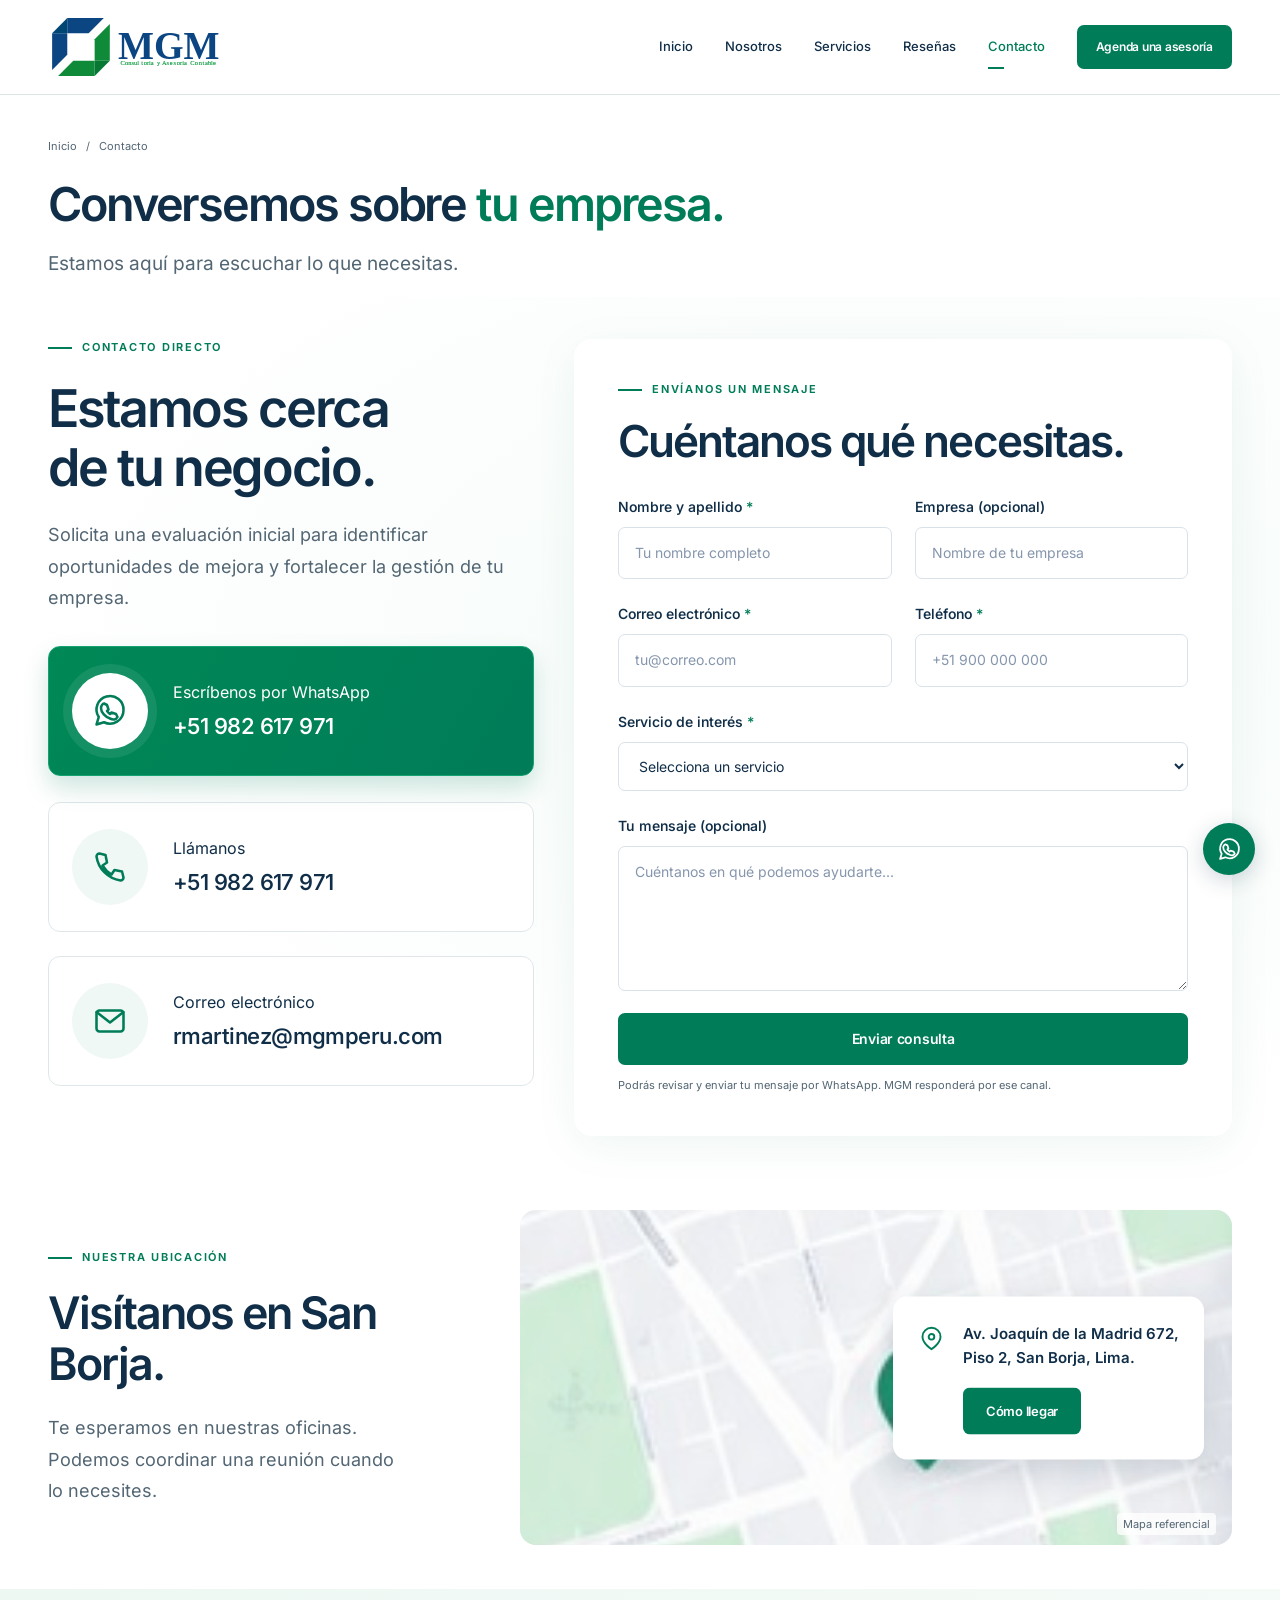
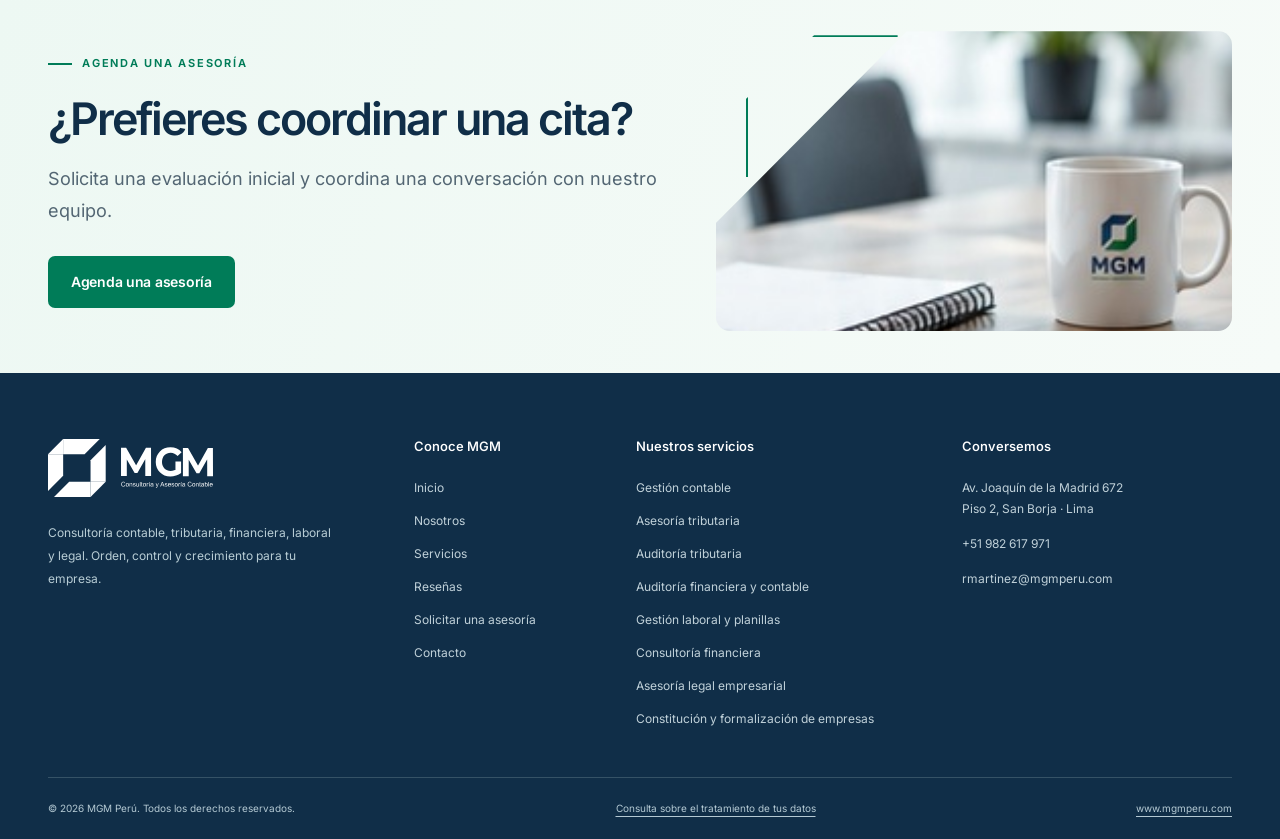
<file: contacto.html>
<!DOCTYPE html>
<html lang="es-PE">
  <head>
    <meta charset="utf-8">
    <meta name="viewport" content="width=device-width,initial-scale=1">
    <title>Contacto | Conversemos sobre tu negocio | MGM Perú</title>
    <meta name="description" content="Contacta a MGM Perú por WhatsApp, teléfono o correo. Consultoría y asesoría empresarial en Av. Joaquín de la Madrid 672, San Borja, Lima.">
    <meta name="robots" content="noindex,nofollow">
    <link rel="stylesheet" href="assets/css/estilos.css">
  </head>
  <body>
    <div class="mgm" data-mgm-page="contactanos">
      <a class="m-skip" href="#mgm-contenido">Ir al contenido</a>
      <header class="m-header">
        <div class="m-container m-header-inner">
          <a class="m-logo" href="index.html" aria-label="MGM Perú, inicio">
            <img src="assets/img/marca/logo-mgm.svg" alt="MGM Perú" class="" loading="eager" decoding="async">
          </a>
          <nav class="m-nav" aria-label="Navegación principal">
            <a class="m-nav-link" href="index.html">Inicio</a>
            <a class="m-nav-link" href="nosotros.html">Nosotros</a>
            <details class="m-nav-services">
              <summary class="m-nav-link">Servicios</summary>
              <div class="m-dropdown">
                <a href="servicios/gestion-contable.html">Gestión contable</a>
                <a href="servicios/asesoria-y-auditoria-tributaria.html">Asesoría tributaria</a>
                <a href="servicios/auditoria-tributaria.html">Auditoría tributaria</a>
                <a href="servicios/auditoria-financiera-y-contable.html">Auditoría financiera y contable</a>
                <a href="servicios/gestion-de-nominas.html">Gestión laboral y planillas</a>
                <a href="servicios/consultoria-financiera.html">Consultoría financiera</a>
                <a href="servicios/asesoria-legal.html">Asesoría legal empresarial</a>
                <a href="servicios/creacion-de-empresa-ruc-20.html">Constitución y formalización de empresas</a>
                <a href="servicios.html">Ver todos los servicios </a>
              </div>
            </details>
            <a class="m-nav-link" href="resenas.html">Reseñas</a>
            <a class="m-nav-link" href="contacto.html" aria-current="page">Contacto</a>
            <a class="m-btn m-btn-primary" href="agenda.html" data-mgm-book="1">Agenda una asesoría</a>
          </nav>
          <button type="button" class="m-menu-button" aria-label="Abrir menú" aria-expanded="false" aria-controls="mgm-navegacion-movil" data-mgm-menu="1">
            <svg xmlns="http://www.w3.org/2000/svg" viewbox="0 0 24 24" aria-hidden="true">
              <path d="M4 6h16M4 12h16M4 18h16"></path>
            </svg>
          </button>
        </div>
        <nav id="mgm-navegacion-movil" class="m-mobile-nav" aria-label="Navegación móvil" data-mgm-mobile="1" hidden>
          <a href="index.html">Inicio</a>
          <a href="nosotros.html">Nosotros</a>
          <details>
            <summary>Servicios</summary>
            <a href="servicios/gestion-contable.html">Gestión contable</a>
            <a href="servicios/asesoria-y-auditoria-tributaria.html">Asesoría tributaria</a>
            <a href="servicios/auditoria-tributaria.html">Auditoría tributaria</a>
            <a href="servicios/auditoria-financiera-y-contable.html">Auditoría financiera y contable</a>
            <a href="servicios/gestion-de-nominas.html">Gestión laboral y planillas</a>
            <a href="servicios/consultoria-financiera.html">Consultoría financiera</a>
            <a href="servicios/asesoria-legal.html">Asesoría legal empresarial</a>
            <a href="servicios/creacion-de-empresa-ruc-20.html">Constitución y formalización de empresas</a>
            <a href="servicios.html">Ver todos los servicios</a>
          </details>
          <a href="resenas.html">Reseñas</a>
          <a href="contacto.html">Contacto</a>
          <a class="m-btn m-btn-primary" href="agenda.html" data-mgm-book="1">Agenda una asesoría</a>
        </nav>
      </header>
      <section class="m-promo" data-mgm-promotion="1" aria-label="Campaña vigente" hidden>
        <div class="m-container m-promo-inner">
          <div>
            <strong data-promo-title="1"></strong>
            <p data-promo-description="1"></p>
          </div>
          <a class="m-btn m-btn-primary" href="agenda.html" data-mgm-book="1">Consultar campaña</a>
        </div>
      </section>
      <main id="mgm-contenido" tabindex="-1">
        <section class="m-page-intro">
          <div class="m-container">
            <nav class="m-breadcrumb" aria-label="Ruta de navegación">
              <a href="index.html">Inicio</a>
              <span aria-hidden="true">/</span>
              <span aria-current="page">Contacto</span>
            </nav>
            <h1>Conversemos sobre <span>tu empresa.</span>
            </h1>
            <p class="m-lead">Estamos aquí para escuchar lo que necesitas.</p>
          </div>
        </section>
        <section class="m-section m-contact-main">
          <div class="m-container m-contact-layout">
            <div>
              <span class="m-eyebrow">CONTACTO DIRECTO</span>
              <h2 class="m-heading">Estamos cerca<br>de tu negocio.</h2>
              <p class="m-body">Solicita una evaluación inicial para identificar oportunidades de mejora y fortalecer la gestión de tu empresa.</p>
              <div class="m-channel-list">
                <a class="m-channel-card m-channel-whatsapp" href="https://wa.me/51982617971" target="_blank" rel="noopener noreferrer" data-mgm-whatsapp="Hola MGM, quisiera conversar sobre mi empresa.">
                  <span class="m-channel-icon">
                    <svg xmlns="http://www.w3.org/2000/svg" viewbox="0 0 24 24" aria-hidden="true">
                      <path d="M21 11.5a9 9 0 0 1-13 8L3 21l1.5-5A9 9 0 1 1 21 11.5Z"></path>
                      <path d="m8 7 2 1 1 3-1 1a10 10 0 0 0 2 2l1-1 3 1 1 2c-1 2-3 2-5 1-3-1-6-4-6-7 0-1 1-3 2-3Z"></path>
                    </svg>
                  </span>
                  <div>
                    <span>Escríbenos por WhatsApp</span>
                    <strong>+51 982 617 971</strong>
                  </div>
                </a>
                <a class="m-channel-card" href="tel:+51982617971">
                  <span class="m-channel-icon">
                    <svg xmlns="http://www.w3.org/2000/svg" viewbox="0 0 24 24" aria-hidden="true">
                      <path d="m5 3 4 1 1 5-3 2a16 16 0 0 0 6 6l2-3 5 1 1 4a2 2 0 0 1-2 2A19 19 0 0 1 3 5a2 2 0 0 1 2-2Z"></path>
                    </svg>
                  </span>
                  <div>
                    <span>Llámanos</span>
                    <strong>+51 982 617 971</strong>
                  </div>
                </a>
                <a class="m-channel-card" href="mailto:rmartinez@mgmperu.com">
                  <span class="m-channel-icon">
                    <svg xmlns="http://www.w3.org/2000/svg" viewbox="0 0 24 24" aria-hidden="true">
                      <rect x="3" y="5" width="18" height="14" rx="2"></rect>
                      <path d="m3 6 9 7 9-7"></path>
                    </svg>
                  </span>
                  <div>
                    <span>Correo electrónico</span>
                    <strong>rmartinez@mgmperu.com</strong>
                  </div>
                </a>
              </div>
            </div>
            <div class="m-form-panel">
              <span class="m-eyebrow">ENVÍANOS UN MENSAJE</span>
              <h2>Cuéntanos qué necesitas.</h2>
              <form data-mgm-request-form="contact">
                <div class="m-form-grid">
                  <label class="m-field">
                    <span>Nombre y apellido<em class="m-required"> *</em>
                    </span>
                    <input name="name" type="text" required autocomplete="name" placeholder="Tu nombre completo" maxlength="120">
                  </label>
                  <label class="m-field">
                    <span>Empresa (opcional)</span>
                    <input name="company" type="text" autocomplete="organization" placeholder="Nombre de tu empresa" maxlength="120">
                  </label>
                  <label class="m-field">
                    <span>Correo electrónico<em class="m-required"> *</em>
                    </span>
                    <input name="email" type="email" required autocomplete="email" placeholder="tu@correo.com">
                  </label>
                  <label class="m-field">
                    <span>Teléfono<em class="m-required"> *</em>
                    </span>
                    <input name="phone" type="tel" required autocomplete="tel" placeholder="+51 900 000 000" maxlength="120">
                  </label>
                  <label class="m-field m-field-full">
                    <span>Servicio de interés <em class="m-required">*</em>
                    </span>
                    <select name="service" required>
                      <option value="" selected disabled>Selecciona un servicio</option>
                      <option value="orientacion">Necesito orientación</option>
                      <option value="gestion-contable">Gestión contable</option>
                      <option value="asesoria-y-auditoria-tributaria">Asesoría tributaria</option>
                      <option value="auditoria-tributaria">Auditoría tributaria</option>
                      <option value="auditoria-financiera-y-contable">Auditoría financiera y contable</option>
                      <option value="gestion-de-nominas">Gestión laboral y planillas</option>
                      <option value="consultoria-financiera">Consultoría financiera</option>
                      <option value="asesoria-legal">Asesoría legal empresarial</option>
                      <option value="creacion-de-empresa-ruc-20">Constitución y formalización de empresas</option>
                      <option value="consultoria-odoo">Consultoría funcional Odoo</option>
                      <option value="soporte-buk">Soporte funcional Buk</option>
                    </select>
                  </label>
                  <label class="m-field m-field-full">
                    <span>Tu mensaje (opcional)</span>
                    <textarea name="message" maxlength="1500" rows="4" placeholder="Cuéntanos en qué podemos ayudarte..."></textarea>
                  </label>
                </div>
                <button type="submit" class="m-btn m-btn-primary">Enviar consulta</button>
                <p class="m-form-note">Podrás revisar y enviar tu mensaje por WhatsApp. MGM responderá por ese canal.</p>
                <div class="m-form-result" data-mgm-result="1" role="status" aria-live="polite" hidden>
                  <h3>Tu mensaje está listo.</h3>
                  <p data-mgm-summary="1"></p>
                  <a class="m-btn m-btn-primary" data-mgm-send="1" href="https://wa.me/51982617971" target="_blank" rel="noopener noreferrer">Enviar por WhatsApp<svg xmlns="http://www.w3.org/2000/svg" viewbox="0 0 24 24" aria-hidden="true">
                      <path d="M21 11.5a9 9 0 0 1-13 8L3 21l1.5-5A9 9 0 1 1 21 11.5Z"></path>
                      <path d="m8 7 2 1 1 3-1 1a10 10 0 0 0 2 2l1-1 3 1 1 2c-1 2-3 2-5 1-3-1-6-4-6-7 0-1 1-3 2-3Z"></path>
                    </svg>
                  </a>
                </div>
              </form>
              <noscript>
                <p class="m-form-note">Para solicitar atención, escríbenos directamente al +51 982 617 971 o a rmartinez@mgmperu.com.</p>
              </noscript>
            </div>
          </div>
        </section>
        <section class="m-section m-location-section" id="ubicacion">
          <div class="m-container m-location-grid">
            <div>
              <span class="m-eyebrow">NUESTRA UBICACIÓN</span>
              <h2 class="m-heading">Visítanos en San Borja.</h2>
              <p class="m-body">Te esperamos en nuestras oficinas.<br>Podemos coordinar una reunión cuando lo necesites.</p>
            </div>
            <figure class="m-location-map">
              <img src="assets/img/mapa/mapa-referencial.jpg" alt="Ilustración referencial de un mapa; abre Cómo llegar para consultar la ubicación real" class="" loading="lazy" decoding="async">
              <div class="m-location-address">
                <svg xmlns="http://www.w3.org/2000/svg" viewbox="0 0 24 24" aria-hidden="true">
                  <path d="M20 10c0 6-8 11-8 11S4 16 4 10a8 8 0 1 1 16 0Z"></path>
                  <circle cx="12" cy="10" r="2.5"></circle>
                </svg>
                <div>
                  <address>Av. Joaquín de la Madrid 672,<br>Piso 2, San Borja, Lima.</address>
                  <a class="m-btn m-btn-primary" href="https://www.google.com/maps/search/?api=1&amp;query=Av.%20Joaqu%C3%ADn%20de%20la%20Madrid%20672%2C%20San%20Borja%2C%20Lima" target="_blank" rel="noopener noreferrer">Cómo llegar</a>
                </div>
              </div>
              <figcaption>Mapa referencial</figcaption>
            </figure>
          </div>
        </section>
        <section class="m-contact-appointment">
          <div class="m-container m-contact-appointment-grid">
            <div>
              <span class="m-eyebrow">AGENDA UNA ASESORÍA</span>
              <h2 class="m-heading">¿Prefieres coordinar una cita?</h2>
              <p class="m-body">Solicita una evaluación inicial y coordina una conversación con nuestro equipo.</p>
              <a class="m-btn m-btn-primary" href="agenda.html" data-mgm-book="1">Agenda una asesoría</a>
            </div>
            <figure>
              <img src="assets/img/oficina/agenda-oficina.jpg" alt="Imagen referencial de un espacio de trabajo con una taza MGM" class="" loading="lazy" decoding="async">
            </figure>
          </div>
        </section>
      </main>
      <footer class="m-footer">
        <div class="m-container">
          <div class="m-footer-grid">
            <div>
              <img src="assets/img/marca/logo-mgm-blanco.svg" alt="MGM Perú" class="m-footer-logo" loading="lazy" decoding="async">
              <p class="m-footer-description">Consultoría contable, tributaria, financiera, laboral y legal. Orden, control y crecimiento para tu empresa.</p>
            </div>
            <div>
              <h3>Conoce MGM</h3>
              <ul>
                <li>
                  <a href="index.html">Inicio</a>
                </li>
                <li>
                  <a href="nosotros.html">Nosotros</a>
                </li>
                <li>
                  <a href="servicios.html">Servicios</a>
                </li>
                <li>
                  <a href="resenas.html">Reseñas</a>
                </li>
                <li>
                  <a href="agenda.html">Solicitar una asesoría</a>
                </li>
                <li>
                  <a href="contacto.html">Contacto</a>
                </li>
              </ul>
            </div>
            <div>
              <h3>Nuestros servicios</h3>
              <ul>
                <li>
                  <a href="servicios/gestion-contable.html">Gestión contable</a>
                </li>
                <li>
                  <a href="servicios/asesoria-y-auditoria-tributaria.html">Asesoría tributaria</a>
                </li>
                <li>
                  <a href="servicios/auditoria-tributaria.html">Auditoría tributaria</a>
                </li>
                <li>
                  <a href="servicios/auditoria-financiera-y-contable.html">Auditoría financiera y contable</a>
                </li>
                <li>
                  <a href="servicios/gestion-de-nominas.html">Gestión laboral y planillas</a>
                </li>
                <li>
                  <a href="servicios/consultoria-financiera.html">Consultoría financiera</a>
                </li>
                <li>
                  <a href="servicios/asesoria-legal.html">Asesoría legal empresarial</a>
                </li>
                <li>
                  <a href="servicios/creacion-de-empresa-ruc-20.html">Constitución y formalización de empresas</a>
                </li>
              </ul>
            </div>
            <div>
              <h3>Conversemos</h3>
              <address class="m-contact-line">Av. Joaquín de la Madrid 672<br>Piso 2, San Borja · Lima</address>
              <p class="m-contact-line">
                <a href="tel:+51982617971">+51 982 617 971</a>
              </p>
              <p class="m-contact-line">
                <a href="mailto:rmartinez@mgmperu.com">rmartinez@mgmperu.com</a>
              </p>
            </div>
          </div>
          <div class="m-footer-bottom">
            <span>© 2026 MGM Perú. Todos los derechos reservados.</span>
            <a href="mailto:rmartinez@mgmperu.com?subject=Consulta%20sobre%20mis%20datos">Consulta sobre el tratamiento de tus datos</a>
            <a href="https://www.mgmperu.com/">www.mgmperu.com</a>
          </div>
        </div>
      </footer>
      <a class="m-floating-wa" href="https://wa.me/51982617971" aria-label="Contactar a MGM por WhatsApp" target="_blank" rel="noopener noreferrer" data-mgm-whatsapp="Hola MGM, quisiera información sobre sus servicios.">
        <svg xmlns="http://www.w3.org/2000/svg" viewbox="0 0 24 24" aria-hidden="true">
          <path d="M21 11.5a9 9 0 0 1-13 8L3 21l1.5-5A9 9 0 1 1 21 11.5Z"></path>
          <path d="m8 7 2 1 1 3-1 1a10 10 0 0 0 2 2l1-1 3 1 1 2c-1 2-3 2-5 1-3-1-6-4-6-7 0-1 1-3 2-3Z"></path>
        </svg>
      </a>
    </div>
    <script src="assets/js/config.js"></script>
    <script src="assets/js/app.js"></script>
  </body>
</html>
</file>
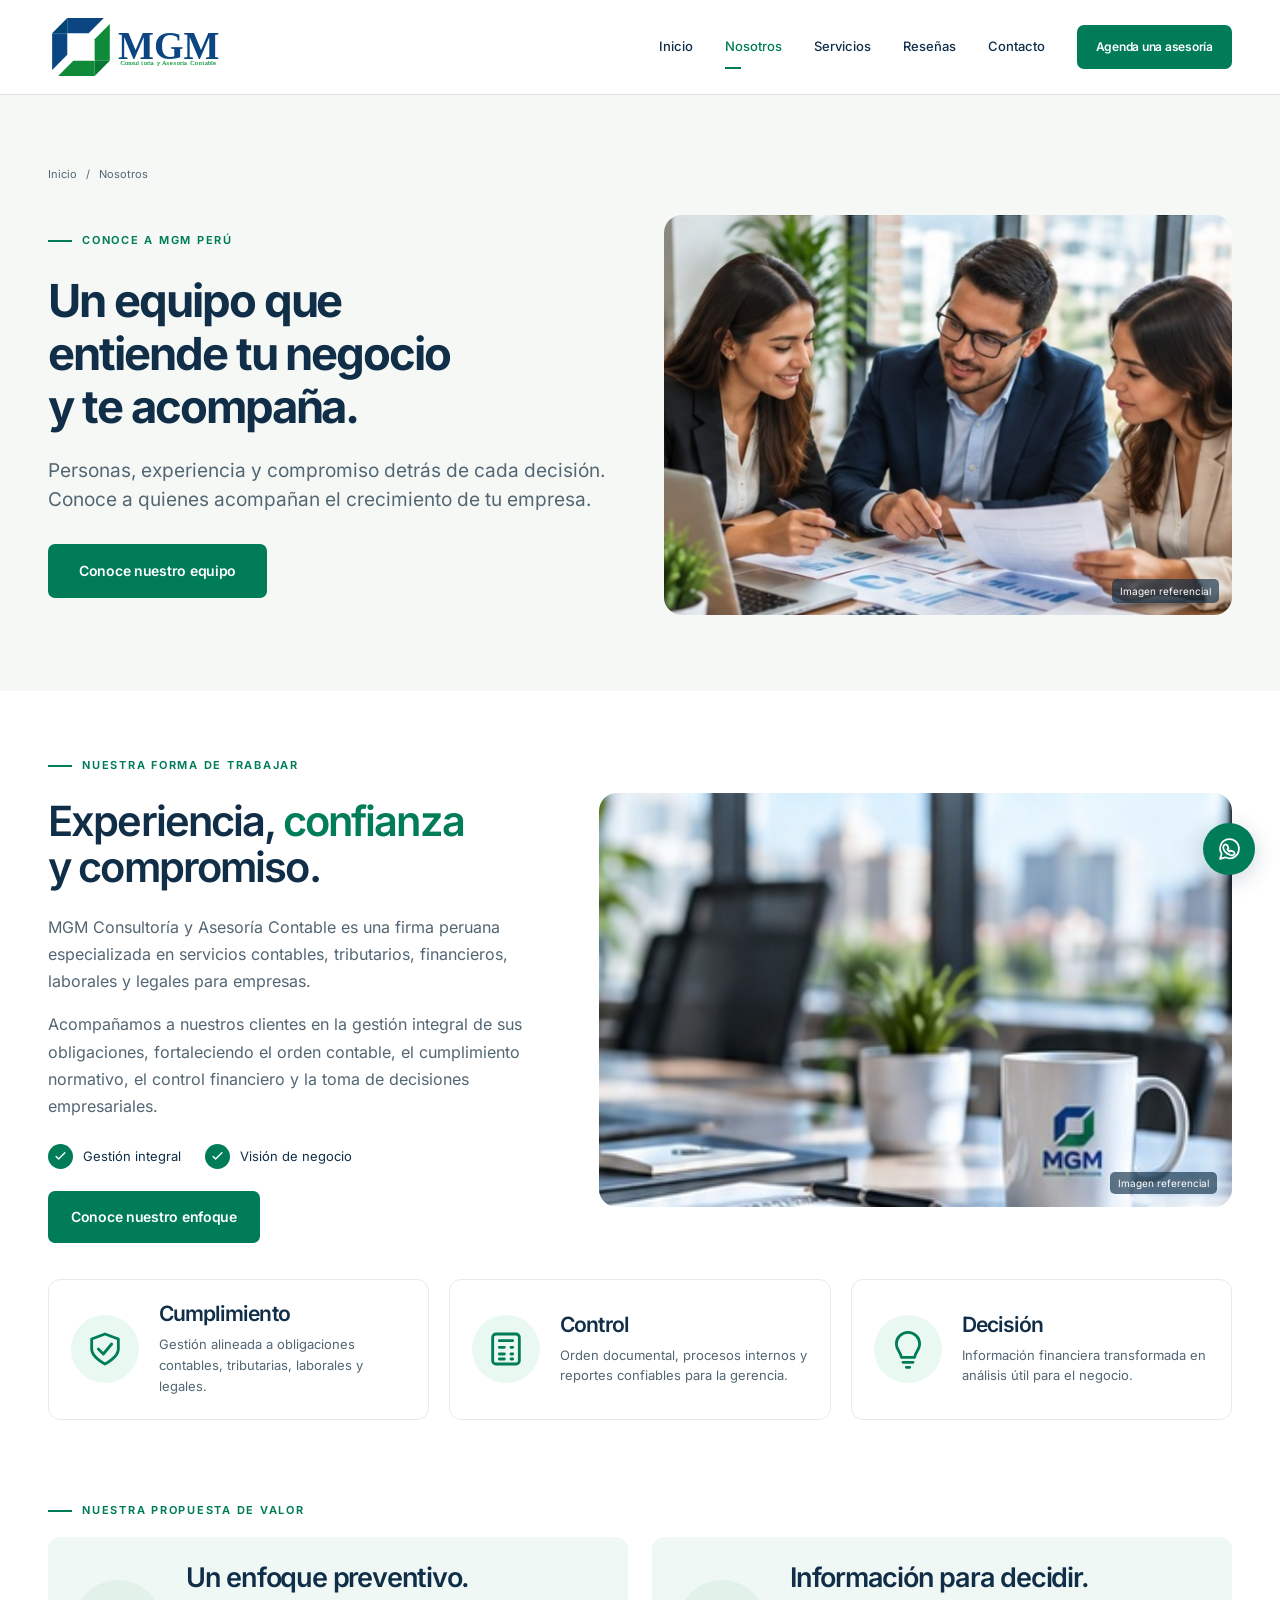
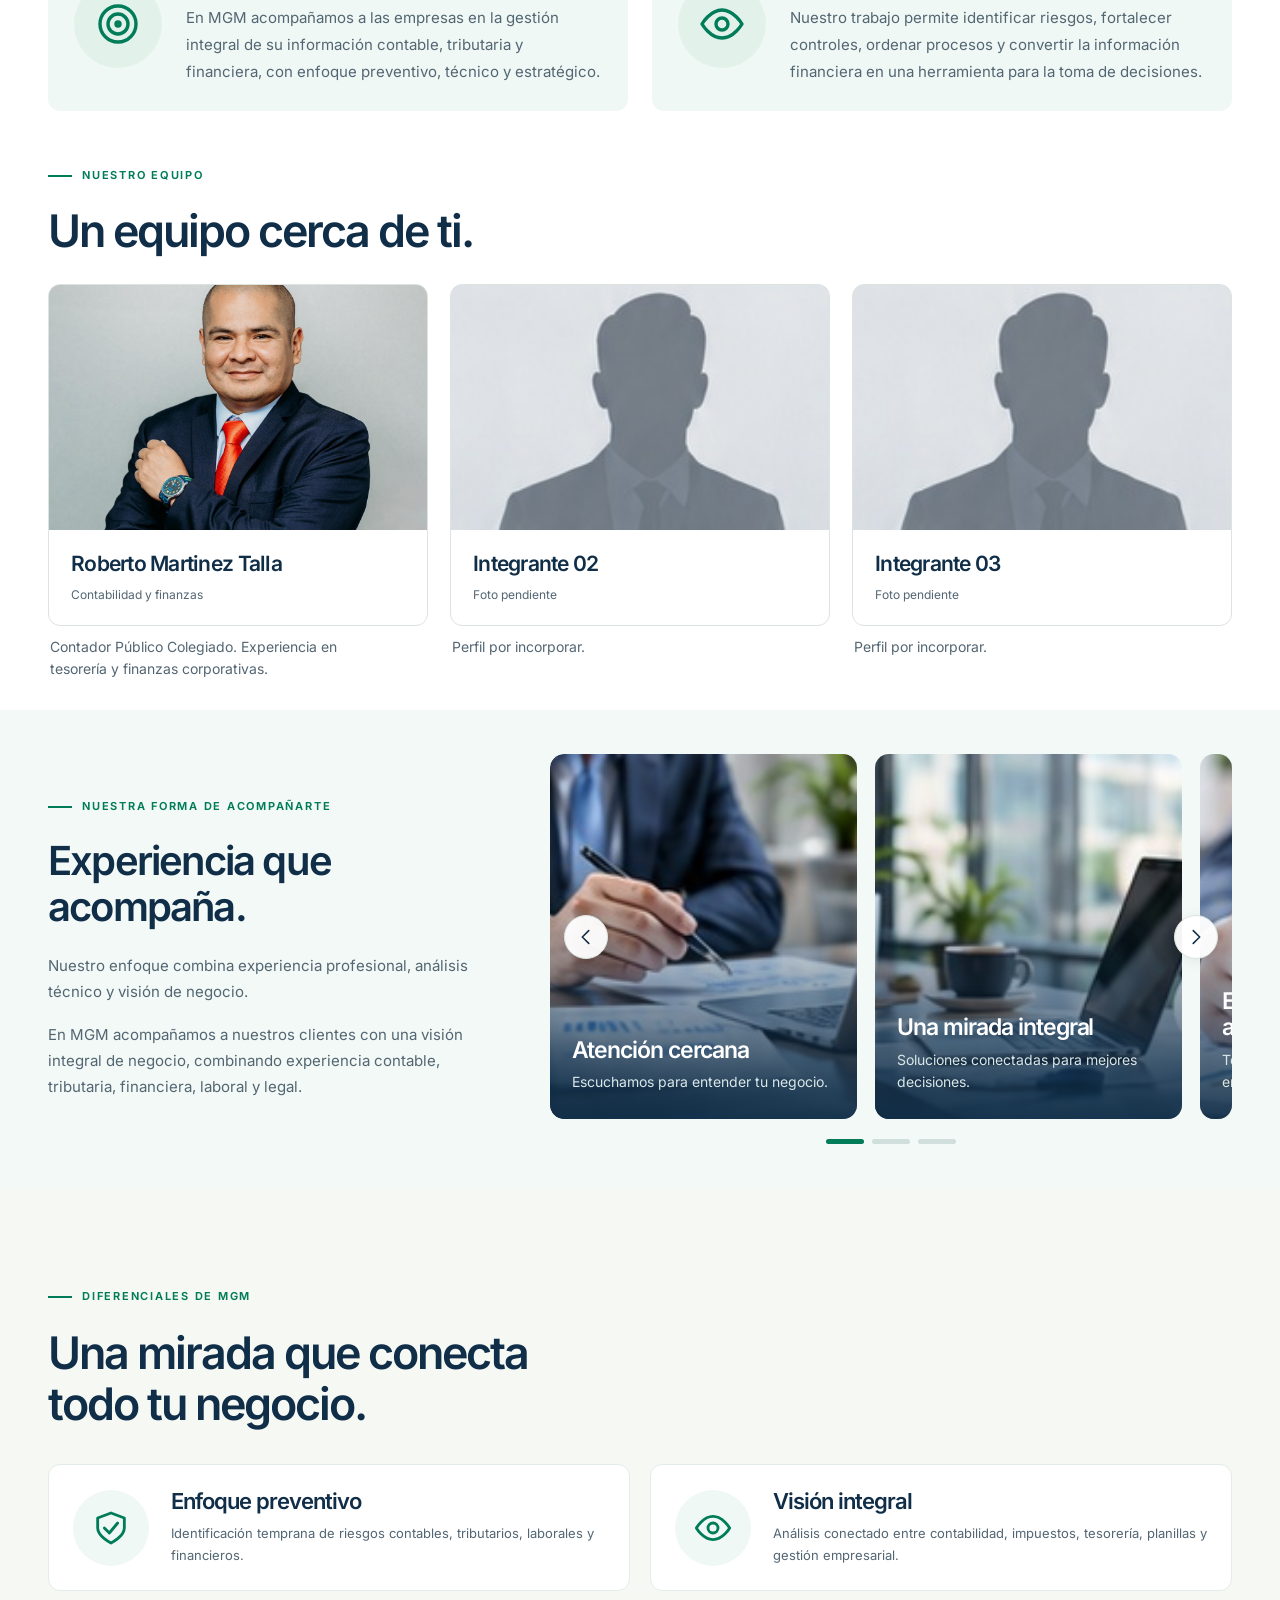
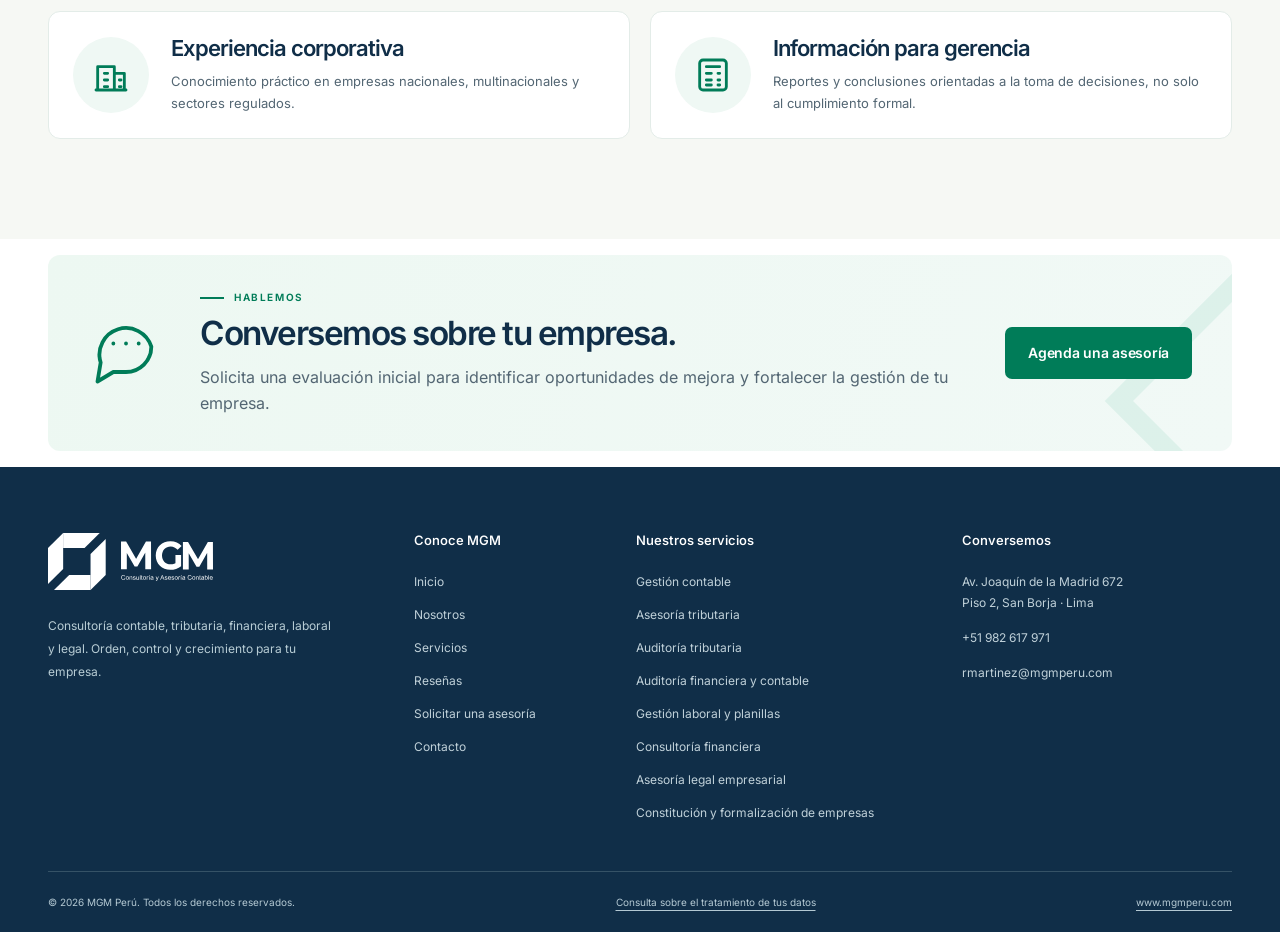
<file: nosotros.html>
<!DOCTYPE html>
<html lang="es-PE">
  <head>
    <meta charset="utf-8">
    <meta name="viewport" content="width=device-width,initial-scale=1">
    <title>Nosotros | Experiencia y cercanía | MGM Perú</title>
    <meta name="description" content="Conoce la firma MGM Perú y a Roberto Martinez Talla. Experiencia en contabilidad, finanzas y asesoría empresarial con atención personalizada.">
    <meta name="robots" content="noindex,nofollow">
    <link rel="stylesheet" href="assets/css/estilos.css">
  </head>
  <body>
    <div class="mgm" data-mgm-page="nosotros">
      <a class="m-skip" href="#mgm-contenido">Ir al contenido</a>
      <header class="m-header">
        <div class="m-container m-header-inner">
          <a class="m-logo" href="index.html" aria-label="MGM Perú, inicio">
            <img src="assets/img/marca/logo-mgm.svg" alt="MGM Perú" class="" loading="eager" decoding="async">
          </a>
          <nav class="m-nav" aria-label="Navegación principal">
            <a class="m-nav-link" href="index.html">Inicio</a>
            <a class="m-nav-link" href="nosotros.html" aria-current="page">Nosotros</a>
            <details class="m-nav-services">
              <summary class="m-nav-link">Servicios</summary>
              <div class="m-dropdown">
                <a href="servicios/gestion-contable.html">Gestión contable</a>
                <a href="servicios/asesoria-y-auditoria-tributaria.html">Asesoría tributaria</a>
                <a href="servicios/auditoria-tributaria.html">Auditoría tributaria</a>
                <a href="servicios/auditoria-financiera-y-contable.html">Auditoría financiera y contable</a>
                <a href="servicios/gestion-de-nominas.html">Gestión laboral y planillas</a>
                <a href="servicios/consultoria-financiera.html">Consultoría financiera</a>
                <a href="servicios/asesoria-legal.html">Asesoría legal empresarial</a>
                <a href="servicios/creacion-de-empresa-ruc-20.html">Constitución y formalización de empresas</a>
                <a href="servicios.html">Ver todos los servicios </a>
              </div>
            </details>
            <a class="m-nav-link" href="resenas.html">Reseñas</a>
            <a class="m-nav-link" href="contacto.html">Contacto</a>
            <a class="m-btn m-btn-primary" href="agenda.html" data-mgm-book="1">Agenda una asesoría</a>
          </nav>
          <button type="button" class="m-menu-button" aria-label="Abrir menú" aria-expanded="false" aria-controls="mgm-navegacion-movil" data-mgm-menu="1">
            <svg xmlns="http://www.w3.org/2000/svg" viewbox="0 0 24 24" aria-hidden="true">
              <path d="M4 6h16M4 12h16M4 18h16"></path>
            </svg>
          </button>
        </div>
        <nav id="mgm-navegacion-movil" class="m-mobile-nav" aria-label="Navegación móvil" data-mgm-mobile="1" hidden>
          <a href="index.html">Inicio</a>
          <a href="nosotros.html">Nosotros</a>
          <details>
            <summary>Servicios</summary>
            <a href="servicios/gestion-contable.html">Gestión contable</a>
            <a href="servicios/asesoria-y-auditoria-tributaria.html">Asesoría tributaria</a>
            <a href="servicios/auditoria-tributaria.html">Auditoría tributaria</a>
            <a href="servicios/auditoria-financiera-y-contable.html">Auditoría financiera y contable</a>
            <a href="servicios/gestion-de-nominas.html">Gestión laboral y planillas</a>
            <a href="servicios/consultoria-financiera.html">Consultoría financiera</a>
            <a href="servicios/asesoria-legal.html">Asesoría legal empresarial</a>
            <a href="servicios/creacion-de-empresa-ruc-20.html">Constitución y formalización de empresas</a>
            <a href="servicios.html">Ver todos los servicios</a>
          </details>
          <a href="resenas.html">Reseñas</a>
          <a href="contacto.html">Contacto</a>
          <a class="m-btn m-btn-primary" href="agenda.html" data-mgm-book="1">Agenda una asesoría</a>
        </nav>
      </header>
      <section class="m-promo" data-mgm-promotion="1" aria-label="Campaña vigente" hidden>
        <div class="m-container m-promo-inner">
          <div>
            <strong data-promo-title="1"></strong>
            <p data-promo-description="1"></p>
          </div>
          <a class="m-btn m-btn-primary" href="agenda.html" data-mgm-book="1">Consultar campaña</a>
        </div>
      </section>
      <main id="mgm-contenido" tabindex="-1">
        <section class="m-about-intro">
          <div class="m-container">
            <nav class="m-breadcrumb" aria-label="Ruta de navegación">
              <a href="index.html">Inicio</a>
              <span aria-hidden="true">/</span>
              <span aria-current="page">Nosotros</span>
            </nav>
            <div class="m-about-intro-grid">
              <div class="m-about-intro-copy">
                <span class="m-eyebrow">CONOCE A MGM PERÚ</span>
                <h1>Un equipo que<br>entiende tu negocio<br>y te acompaña.</h1>
                <p class="m-lead">Personas, experiencia y compromiso detrás de cada decisión.<br>Conoce a quienes acompañan el crecimiento de tu empresa.</p>
                <a class="m-btn m-btn-primary" href="#equipo">Conoce nuestro equipo</a>
              </div>
              <figure class="m-about-intro-photo">
                <img src="assets/img/oficina/nosotros-equipo-referencial.jpg" alt="Imagen referencial de tres profesionales revisando información financiera" class="" loading="eager" decoding="async">
                <figcaption>Imagen referencial</figcaption>
              </figure>
            </div>
          </div>
        </section>
        <section class="m-section m-about-story" id="quienes-somos">
          <div class="m-container">
            <div class="m-about-story-grid">
              <div class="m-about-story-copy">
                <span class="m-eyebrow">NUESTRA FORMA DE TRABAJAR</span>
                <h2 class="m-heading">Experiencia, <span class="m-em">confianza</span>
                  <br>y compromiso.</h2>
                <p class="m-body">MGM Consultoría y Asesoría Contable es una firma peruana especializada en servicios contables, tributarios, financieros, laborales y legales para empresas.</p>
                <p class="m-body">Acompañamos a nuestros clientes en la gestión integral de sus obligaciones, fortaleciendo el orden contable, el cumplimiento normativo, el control financiero y la toma de decisiones empresariales.</p>
                <ul class="m-about-assurances">
                  <li>
                    <svg xmlns="http://www.w3.org/2000/svg" viewbox="0 0 24 24" aria-hidden="true">
                      <path d="m5 12 4 4L19 6"></path>
                    </svg>
                    <span>Gestión integral</span>
                  </li>
                  <li>
                    <svg xmlns="http://www.w3.org/2000/svg" viewbox="0 0 24 24" aria-hidden="true">
                      <path d="m5 12 4 4L19 6"></path>
                    </svg>
                    <span>Visión de negocio</span>
                  </li>
                </ul>
                <a class="m-btn m-btn-primary" href="#proposito">Conoce nuestro enfoque</a>
              </div>
              <figure class="m-about-office">
                <img src="assets/img/oficina/oficina-mgm.jpg" alt="Imagen referencial de una oficina con materiales de trabajo y una taza de MGM" class="" loading="eager" decoding="async">
                <figcaption>Imagen referencial</figcaption>
              </figure>
            </div>
            <div class="m-value-cards m-about-pillars" id="valores" role="group" aria-label="Nuestros pilares: cumplimiento, control y decisión">
              <article class="m-value-card" tabindex="0">
                <span class="m-purpose-icon">
                  <svg xmlns="http://www.w3.org/2000/svg" viewbox="0 0 24 24" aria-hidden="true">
                    <path d="m12 3 8 3v6c0 5-8 9-8 9s-8-4-8-9V6l8-3Z"></path>
                    <path d="m8 12 3 3 5-6"></path>
                  </svg>
                </span>
                <div>
                  <h3>Cumplimiento</h3>
                  <p>Gestión alineada a obligaciones contables, tributarias, laborales y legales.</p>
                </div>
              </article>
              <article class="m-value-card" tabindex="0">
                <span class="m-purpose-icon">
                  <svg xmlns="http://www.w3.org/2000/svg" viewbox="0 0 24 24" aria-hidden="true">
                    <rect x="4" y="3" width="16" height="18" rx="2"></rect>
                    <path d="M8 7h8M8 11h3M15 11h1M8 15h3M15 15h1M8 18h3M15 18h1"></path>
                  </svg>
                </span>
                <div>
                  <h3>Control</h3>
                  <p>Orden documental, procesos internos y reportes confiables para la gerencia.</p>
                </div>
              </article>
              <article class="m-value-card" tabindex="0">
                <span class="m-purpose-icon">
                  <svg xmlns="http://www.w3.org/2000/svg" viewbox="0 0 24 24" aria-hidden="true">
                    <path d="M8 17c0-3-3-4-3-8a7 7 0 0 1 14 0c0 4-3 5-3 8M8 17h8M9 20h6M11 23h2"></path>
                  </svg>
                </span>
                <div>
                  <h3>Decisión</h3>
                  <p>Información financiera transformada en análisis útil para el negocio.</p>
                </div>
              </article>
            </div>
          </div>
        </section>
        <section class="m-section m-purpose" id="proposito">
          <div class="m-container">
            <span class="m-eyebrow">NUESTRA PROPUESTA DE VALOR</span>
            <div class="m-purpose-grid">
              <article>
                <span class="m-purpose-icon">
                  <svg xmlns="http://www.w3.org/2000/svg" viewbox="0 0 24 24" aria-hidden="true">
                    <circle cx="12" cy="12" r="9"></circle>
                    <circle cx="12" cy="12" r="5"></circle>
                    <circle cx="12" cy="12" r="1"></circle>
                  </svg>
                </span>
                <div>
                  <h2>Un enfoque preventivo.</h2>
                  <p>En MGM acompañamos a las empresas en la gestión integral de su información contable, tributaria y financiera, con enfoque preventivo, técnico y estratégico.</p>
                </div>
              </article>
              <article>
                <span class="m-purpose-icon">
                  <svg xmlns="http://www.w3.org/2000/svg" viewbox="0 0 24 24" aria-hidden="true">
                    <path d="M2 12s4-7 10-7 10 7 10 7-4 7-10 7S2 12 2 12Z"></path>
                    <circle cx="12" cy="12" r="3"></circle>
                  </svg>
                </span>
                <div>
                  <h2>Información para decidir.</h2>
                  <p>Nuestro trabajo permite identificar riesgos, fortalecer controles, ordenar procesos y convertir la información financiera en una herramienta para la toma de decisiones.</p>
                </div>
              </article>
            </div>
          </div>
        </section>
        <section class="m-section m-about-team" id="equipo">
          <div class="m-container">
            <span class="m-eyebrow">NUESTRO EQUIPO</span>
            <h2 class="m-heading">Un equipo cerca de ti.</h2>
            <div class="m-team-row">
              <div class="m-team-member">
                <article class="m-team-card" id="roberto-martinez" tabindex="-1">
                  <div class="m-team-media">
                    <img src="assets/img/equipo/roberto-martinez.png" alt="Roberto Martinez Talla" class="m-team-photo" loading="lazy" decoding="async">
                  </div>
                  <div class="m-team-caption">
                    <h3>Roberto Martinez Talla</h3>
                    <p>Contabilidad y finanzas</p>
                  </div>
                  <div class="m-team-overlay">
                    <span class="m-team-accent"></span>
                    <h3>Roberto Martinez Talla</h3>
                    <p>Contabilidad y finanzas</p>
                    <button type="button" class="m-btn m-btn-primary" data-mgm-profile-open="roberto-martinez">Conocer perfil</button>
                  </div>
                  <button type="button" class="m-team-toggle" data-mgm-team-toggle="1" aria-label="Mostrar información de Roberto Martinez Talla" aria-expanded="false">
                    <span class="m-sr-only">Mostrar información</span>
                  </button>
                </article>
                <p class="m-team-brief">Contador Público Colegiado. Experiencia en tesorería y finanzas corporativas.</p>
              </div>
              <div class="m-team-member">
                <article class="m-team-card" id="integrante-02" tabindex="-1">
                  <div class="m-team-media">
                    <img src="assets/img/equipo/equipo-foto-pendiente.jpg" alt="Fotografía pendiente del integrante del equipo" class="m-team-photo" loading="lazy" decoding="async">
                  </div>
                  <div class="m-team-caption">
                    <h3>Integrante 02</h3>
                    <p>Foto pendiente</p>
                  </div>
                  <div class="m-team-overlay">
                    <span class="m-team-accent"></span>
                    <h3>Integrante 02</h3>
                    <p>Foto pendiente</p>
                    <button type="button" class="m-btn m-btn-primary" data-mgm-profile-open="integrante-02">Conocer perfil</button>
                  </div>
                  <button type="button" class="m-team-toggle" data-mgm-team-toggle="1" aria-label="Mostrar información de Integrante 02" aria-expanded="false">
                    <span class="m-sr-only">Mostrar información</span>
                  </button>
                </article>
                <p class="m-team-brief">Perfil por incorporar.</p>
              </div>
              <div class="m-team-member">
                <article class="m-team-card" id="integrante-03" tabindex="-1">
                  <div class="m-team-media">
                    <img src="assets/img/equipo/equipo-foto-pendiente.jpg" alt="Fotografía pendiente del integrante del equipo" class="m-team-photo" loading="lazy" decoding="async">
                  </div>
                  <div class="m-team-caption">
                    <h3>Integrante 03</h3>
                    <p>Foto pendiente</p>
                  </div>
                  <div class="m-team-overlay">
                    <span class="m-team-accent"></span>
                    <h3>Integrante 03</h3>
                    <p>Foto pendiente</p>
                    <button type="button" class="m-btn m-btn-primary" data-mgm-profile-open="integrante-03">Conocer perfil</button>
                  </div>
                  <button type="button" class="m-team-toggle" data-mgm-team-toggle="1" aria-label="Mostrar información de Integrante 03" aria-expanded="false">
                    <span class="m-sr-only">Mostrar información</span>
                  </button>
                </article>
                <p class="m-team-brief">Perfil por incorporar.</p>
              </div>
            </div>
            <dialog class="m-profile-dialog" data-mgm-profile-dialog="roberto-martinez" aria-labelledby="perfil-roberto-martinez-titulo">
              <button class="m-dialog-close" type="button" data-mgm-profile-close="1" aria-label="Cerrar perfil">
                <svg xmlns="http://www.w3.org/2000/svg" viewbox="0 0 24 24" aria-hidden="true">
                  <path d="m6 6 12 12M6 18 18 6"></path>
                </svg>
              </button>
              <div class="m-profile-dialog-grid">
                <img src="assets/img/equipo/roberto-martinez.png" alt="Roberto Martinez Talla" class="m-team-photo" loading="lazy" decoding="async">
                <div>
                  <span class="m-eyebrow">NUESTRO EQUIPO</span>
                  <h2 id="perfil-roberto-martinez-titulo">Roberto Martinez Talla</h2>
                  <span class="m-person-role">Contabilidad y finanzas</span>
                  <p>Contador Público Colegiado de la Universidad San Martín de Porres, con experiencia en tesorería y finanzas corporativas.</p>
                  <p>Su trayectoria incluye empresas multinacionales del sector minería, pymes y asesoría tributaria, contable y financiera.</p>
                  <a class="m-btn m-btn-primary" href="agenda.html" data-mgm-book="1">Solicitar una asesoría</a>
                </div>
              </div>
            </dialog>
            <dialog class="m-profile-dialog" data-mgm-profile-dialog="integrante-02" aria-labelledby="perfil-integrante-02-titulo">
              <button class="m-dialog-close" type="button" data-mgm-profile-close="1" aria-label="Cerrar perfil">
                <svg xmlns="http://www.w3.org/2000/svg" viewbox="0 0 24 24" aria-hidden="true">
                  <path d="m6 6 12 12M6 18 18 6"></path>
                </svg>
              </button>
              <div class="m-profile-dialog-grid">
                <img src="assets/img/equipo/equipo-foto-pendiente.jpg" alt="Fotografía pendiente del integrante del equipo" class="m-team-photo" loading="lazy" decoding="async">
                <div>
                  <span class="m-eyebrow">NUESTRO EQUIPO</span>
                  <h2 id="perfil-integrante-02-titulo">Integrante 02</h2>
                  <span class="m-person-role">Foto pendiente</span>
                  <p>El nombre, la fotografía y la trayectoria de este integrante se incorporarán cuando MGM facilite su información.</p>
                  <a class="m-btn m-btn-primary" href="agenda.html" data-mgm-book="1">Solicitar una asesoría</a>
                </div>
              </div>
            </dialog>
            <dialog class="m-profile-dialog" data-mgm-profile-dialog="integrante-03" aria-labelledby="perfil-integrante-03-titulo">
              <button class="m-dialog-close" type="button" data-mgm-profile-close="1" aria-label="Cerrar perfil">
                <svg xmlns="http://www.w3.org/2000/svg" viewbox="0 0 24 24" aria-hidden="true">
                  <path d="m6 6 12 12M6 18 18 6"></path>
                </svg>
              </button>
              <div class="m-profile-dialog-grid">
                <img src="assets/img/equipo/equipo-foto-pendiente.jpg" alt="Fotografía pendiente del integrante del equipo" class="m-team-photo" loading="lazy" decoding="async">
                <div>
                  <span class="m-eyebrow">NUESTRO EQUIPO</span>
                  <h2 id="perfil-integrante-03-titulo">Integrante 03</h2>
                  <span class="m-person-role">Foto pendiente</span>
                  <p>El nombre, la fotografía y la trayectoria de este integrante se incorporarán cuando MGM facilite su información.</p>
                  <a class="m-btn m-btn-primary" href="agenda.html" data-mgm-book="1">Solicitar una asesoría</a>
                </div>
              </div>
            </dialog>
          </div>
        </section>
        <section class="m-section m-about-gallery" id="acompanamiento">
          <div class="m-container m-about-gallery-grid">
            <div>
              <span class="m-eyebrow">NUESTRA FORMA DE ACOMPAÑARTE</span>
              <h2 class="m-heading">Experiencia que<br>acompaña.</h2>
              <p class="m-body">Nuestro enfoque combina experiencia profesional, análisis técnico y visión de negocio.</p>
              <p class="m-body">En MGM acompañamos a nuestros clientes con una visión integral de negocio, combinando experiencia contable, tributaria, financiera, laboral y legal.</p>
            </div>
            <div class="m-photo-carousel" data-mgm-photo-carousel="1" role="region" aria-label="Nuestra forma de acompañarte">
              <div class="m-photo-carousel-window">
                <div class="m-photo-track" data-mgm-photo-track="1" tabindex="0" aria-label="Fotografías de nuestra firma; usa las flechas para explorar">
                  <article class="m-photo-slide" data-mgm-photo-slide="0">
                    <img src="assets/img/oficina/atencion-cercana.jpg" alt="Imagen referencial de atención cercana" class="" loading="lazy" decoding="async">
                    <div>
                      <h3>Atención cercana</h3>
                      <p>Escuchamos para entender tu negocio.</p>
                    </div>
                  </article>
                  <article class="m-photo-slide" data-mgm-photo-slide="1">
                    <img src="assets/img/oficina/mirada-integral.jpg" alt="Imagen referencial de una mirada integral" class="" loading="lazy" decoding="async">
                    <div>
                      <h3>Una mirada integral</h3>
                      <p>Soluciones conectadas para mejores decisiones.</p>
                    </div>
                  </article>
                  <article class="m-photo-slide" data-mgm-photo-slide="2">
                    <img src="assets/img/servicios/servicios-portada.jpg" alt="Imagen referencial de experiencia que acompaña" class="" loading="lazy" decoding="async">
                    <div>
                      <h3>Experiencia que acompaña</h3>
                      <p>Te acompañamos en cada etapa de tu empresa.</p>
                    </div>
                  </article>
                </div>
                <button class="m-carousel-arrow m-carousel-prev" type="button" data-mgm-photo-prev="1" aria-label="Fotografía anterior">
                  <svg xmlns="http://www.w3.org/2000/svg" viewbox="0 0 24 24" aria-hidden="true">
                    <path d="m9 5 7 7-7 7"></path>
                  </svg>
                </button>
                <button class="m-carousel-arrow m-carousel-next" type="button" data-mgm-photo-next="1" aria-label="Fotografía siguiente">
                  <svg xmlns="http://www.w3.org/2000/svg" viewbox="0 0 24 24" aria-hidden="true">
                    <path d="m9 5 7 7-7 7"></path>
                  </svg>
                </button>
              </div>
              <div class="m-photo-dots">
                <button type="button" data-mgm-photo-dot="0" aria-label="Mostrar fotografía 1: Atención cercana" aria-current="true"></button>
                <button type="button" data-mgm-photo-dot="1" aria-label="Mostrar fotografía 2: Una mirada integral"></button>
                <button type="button" data-mgm-photo-dot="2" aria-label="Mostrar fotografía 3: Experiencia que acompaña"></button>
              </div>
              <p class="m-sr-only" data-mgm-photo-status="1" aria-live="polite">Fotografía 1 de 3: Atención cercana</p>
            </div>
          </div>
        </section>
        <section class="m-section m-soft m-differentials" id="diferenciales">
          <div class="m-container">
            <span class="m-eyebrow">DIFERENCIALES DE MGM</span>
            <h2 class="m-heading">Una mirada que conecta<br>todo tu negocio.</h2>
            <div class="m-value-cards m-differential-grid">
              <article class="m-value-card" tabindex="0">
                <span class="m-purpose-icon">
                  <svg xmlns="http://www.w3.org/2000/svg" viewbox="0 0 24 24" aria-hidden="true">
                    <path d="m12 3 8 3v6c0 5-8 9-8 9s-8-4-8-9V6l8-3Z"></path>
                    <path d="m8 12 3 3 5-6"></path>
                  </svg>
                </span>
                <div>
                  <h3>Enfoque preventivo</h3>
                  <p>Identificación temprana de riesgos contables, tributarios, laborales y financieros.</p>
                </div>
              </article>
              <article class="m-value-card" tabindex="0">
                <span class="m-purpose-icon">
                  <svg xmlns="http://www.w3.org/2000/svg" viewbox="0 0 24 24" aria-hidden="true">
                    <path d="M2 12s4-7 10-7 10 7 10 7-4 7-10 7S2 12 2 12Z"></path>
                    <circle cx="12" cy="12" r="3"></circle>
                  </svg>
                </span>
                <div>
                  <h3>Visión integral</h3>
                  <p>Análisis conectado entre contabilidad, impuestos, tesorería, planillas y gestión empresarial.</p>
                </div>
              </article>
              <article class="m-value-card" tabindex="0">
                <span class="m-purpose-icon">
                  <svg xmlns="http://www.w3.org/2000/svg" viewbox="0 0 24 24" aria-hidden="true">
                    <path d="M4 21V7h10v14M14 11h6v10M8 11h2M8 15h2M8 19h2M17 15h1M17 19h1M3 21h18"></path>
                  </svg>
                </span>
                <div>
                  <h3>Experiencia corporativa</h3>
                  <p>Conocimiento práctico en empresas nacionales, multinacionales y sectores regulados.</p>
                </div>
              </article>
              <article class="m-value-card" tabindex="0">
                <span class="m-purpose-icon">
                  <svg xmlns="http://www.w3.org/2000/svg" viewbox="0 0 24 24" aria-hidden="true">
                    <rect x="4" y="3" width="16" height="18" rx="2"></rect>
                    <path d="M8 7h8M8 11h3M15 11h1M8 15h3M15 15h1M8 18h3M15 18h1"></path>
                  </svg>
                </span>
                <div>
                  <h3>Información para gerencia</h3>
                  <p>Reportes y conclusiones orientadas a la toma de decisiones, no solo al cumplimiento formal.</p>
                </div>
              </article>
            </div>
          </div>
        </section>
        <section class="m-compact-cta m-compact-cta-about">
          <div class="m-container">
            <div class="m-compact-cta-inner">
              <span class="m-cta-symbol" aria-hidden="true">
                <svg xmlns="http://www.w3.org/2000/svg" viewbox="0 0 24 24" aria-hidden="true">
                  <path d="M20 10a8 8 0 0 1-8 8H8l-5 3 1-6a8 8 0 1 1 16-5Z"></path>
                  <path d="M8 9h.01M12 9h.01M16 9h.01"></path>
                </svg>
              </span>
              <div>
                <span class="m-eyebrow">HABLEMOS</span>
                <h2>Conversemos sobre tu empresa.</h2>
                <p>Solicita una evaluación inicial para identificar oportunidades de mejora y fortalecer la gestión de tu empresa.</p>
              </div>
              <a class="m-btn m-btn-primary" href="agenda.html" data-mgm-book="1">Agenda una asesoría</a>
              <span class="m-cta-shape" aria-hidden="true"></span>
            </div>
          </div>
        </section>
      </main>
      <footer class="m-footer">
        <div class="m-container">
          <div class="m-footer-grid">
            <div>
              <img src="assets/img/marca/logo-mgm-blanco.svg" alt="MGM Perú" class="m-footer-logo" loading="lazy" decoding="async">
              <p class="m-footer-description">Consultoría contable, tributaria, financiera, laboral y legal. Orden, control y crecimiento para tu empresa.</p>
            </div>
            <div>
              <h3>Conoce MGM</h3>
              <ul>
                <li>
                  <a href="index.html">Inicio</a>
                </li>
                <li>
                  <a href="nosotros.html">Nosotros</a>
                </li>
                <li>
                  <a href="servicios.html">Servicios</a>
                </li>
                <li>
                  <a href="resenas.html">Reseñas</a>
                </li>
                <li>
                  <a href="agenda.html">Solicitar una asesoría</a>
                </li>
                <li>
                  <a href="contacto.html">Contacto</a>
                </li>
              </ul>
            </div>
            <div>
              <h3>Nuestros servicios</h3>
              <ul>
                <li>
                  <a href="servicios/gestion-contable.html">Gestión contable</a>
                </li>
                <li>
                  <a href="servicios/asesoria-y-auditoria-tributaria.html">Asesoría tributaria</a>
                </li>
                <li>
                  <a href="servicios/auditoria-tributaria.html">Auditoría tributaria</a>
                </li>
                <li>
                  <a href="servicios/auditoria-financiera-y-contable.html">Auditoría financiera y contable</a>
                </li>
                <li>
                  <a href="servicios/gestion-de-nominas.html">Gestión laboral y planillas</a>
                </li>
                <li>
                  <a href="servicios/consultoria-financiera.html">Consultoría financiera</a>
                </li>
                <li>
                  <a href="servicios/asesoria-legal.html">Asesoría legal empresarial</a>
                </li>
                <li>
                  <a href="servicios/creacion-de-empresa-ruc-20.html">Constitución y formalización de empresas</a>
                </li>
              </ul>
            </div>
            <div>
              <h3>Conversemos</h3>
              <address class="m-contact-line">Av. Joaquín de la Madrid 672<br>Piso 2, San Borja · Lima</address>
              <p class="m-contact-line">
                <a href="tel:+51982617971">+51 982 617 971</a>
              </p>
              <p class="m-contact-line">
                <a href="mailto:rmartinez@mgmperu.com">rmartinez@mgmperu.com</a>
              </p>
            </div>
          </div>
          <div class="m-footer-bottom">
            <span>© 2026 MGM Perú. Todos los derechos reservados.</span>
            <a href="mailto:rmartinez@mgmperu.com?subject=Consulta%20sobre%20mis%20datos">Consulta sobre el tratamiento de tus datos</a>
            <a href="https://www.mgmperu.com/">www.mgmperu.com</a>
          </div>
        </div>
      </footer>
      <a class="m-floating-wa" href="https://wa.me/51982617971" aria-label="Contactar a MGM por WhatsApp" target="_blank" rel="noopener noreferrer" data-mgm-whatsapp="Hola MGM, quisiera información sobre sus servicios.">
        <svg xmlns="http://www.w3.org/2000/svg" viewbox="0 0 24 24" aria-hidden="true">
          <path d="M21 11.5a9 9 0 0 1-13 8L3 21l1.5-5A9 9 0 1 1 21 11.5Z"></path>
          <path d="m8 7 2 1 1 3-1 1a10 10 0 0 0 2 2l1-1 3 1 1 2c-1 2-3 2-5 1-3-1-6-4-6-7 0-1 1-3 2-3Z"></path>
        </svg>
      </a>
    </div>
    <script src="assets/js/config.js"></script>
    <script src="assets/js/app.js"></script>
  </body>
</html>
</file>
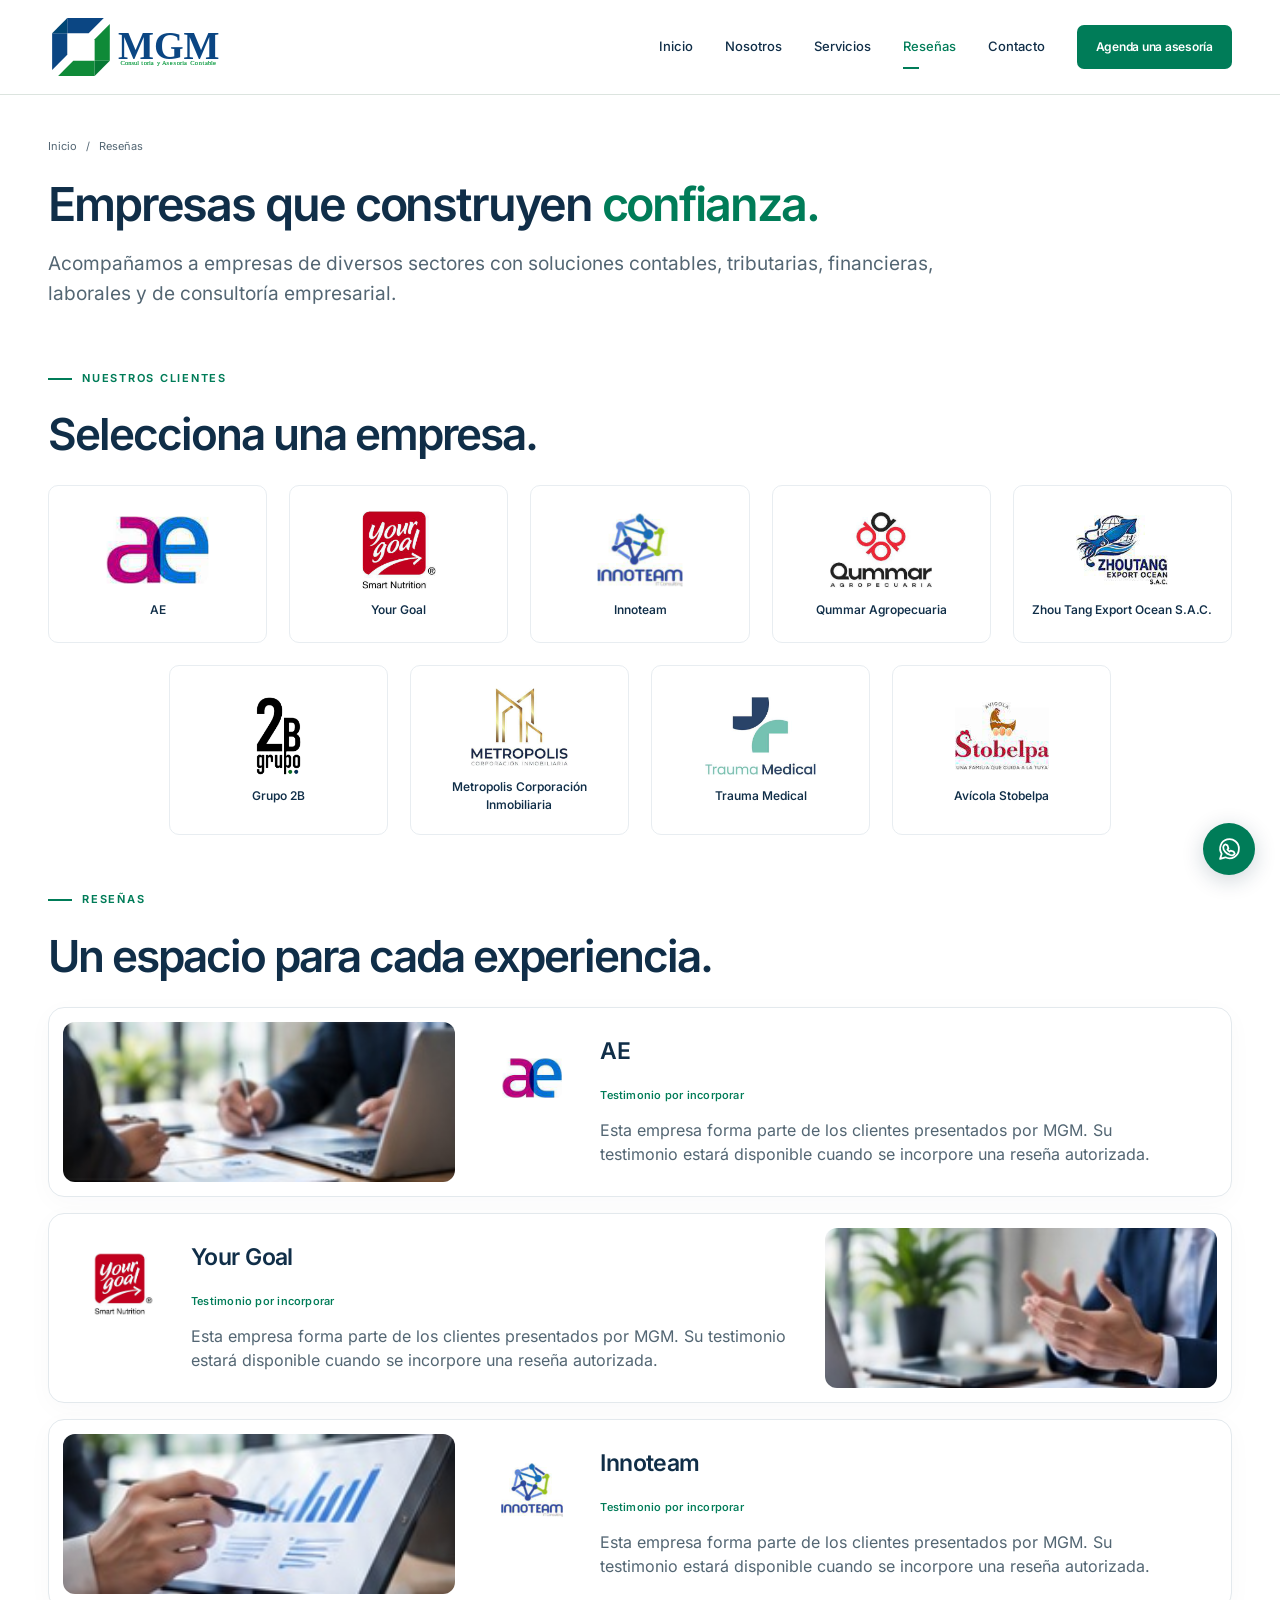
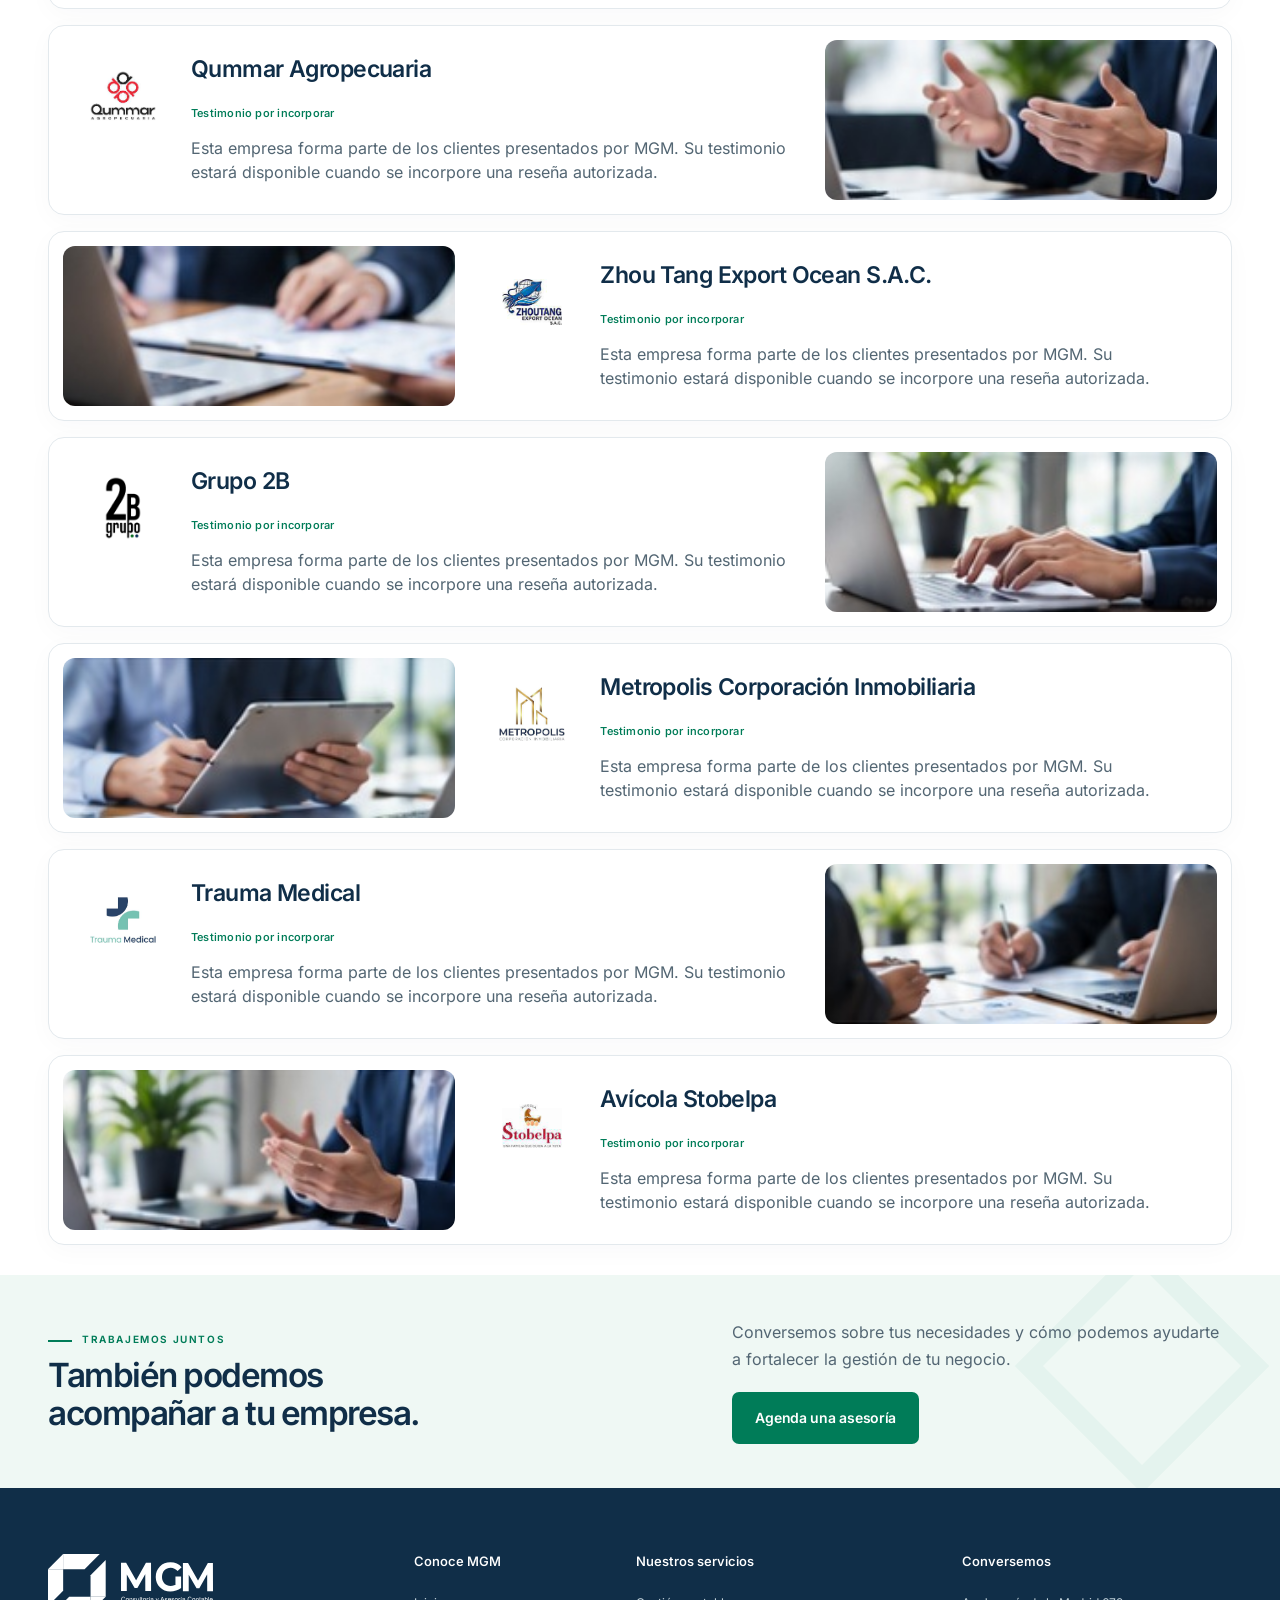
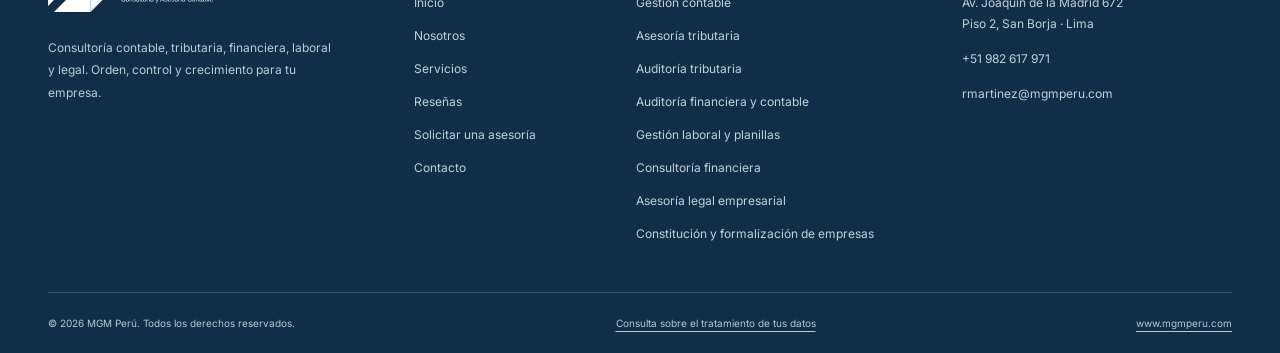
<file: resenas.html>
<!DOCTYPE html>
<html lang="es-PE">
  <head>
    <meta charset="utf-8">
    <meta name="viewport" content="width=device-width,initial-scale=1">
    <title>Reseñas de clientes | MGM Perú</title>
    <meta name="description" content="Espacio de reseñas de las empresas atendidas por MGM Perú. Accede a cada empresa desde sus logos en la página de inicio.">
    <meta name="robots" content="noindex,nofollow">
    <link rel="stylesheet" href="assets/css/estilos.css">
  </head>
  <body>
    <div class="mgm" data-mgm-page="resenas">
      <a class="m-skip" href="#mgm-contenido">Ir al contenido</a>
      <header class="m-header">
        <div class="m-container m-header-inner">
          <a class="m-logo" href="index.html" aria-label="MGM Perú, inicio">
            <img src="assets/img/marca/logo-mgm.svg" alt="MGM Perú" class="" loading="eager" decoding="async">
          </a>
          <nav class="m-nav" aria-label="Navegación principal">
            <a class="m-nav-link" href="index.html">Inicio</a>
            <a class="m-nav-link" href="nosotros.html">Nosotros</a>
            <details class="m-nav-services">
              <summary class="m-nav-link">Servicios</summary>
              <div class="m-dropdown">
                <a href="servicios/gestion-contable.html">Gestión contable</a>
                <a href="servicios/asesoria-y-auditoria-tributaria.html">Asesoría tributaria</a>
                <a href="servicios/auditoria-tributaria.html">Auditoría tributaria</a>
                <a href="servicios/auditoria-financiera-y-contable.html">Auditoría financiera y contable</a>
                <a href="servicios/gestion-de-nominas.html">Gestión laboral y planillas</a>
                <a href="servicios/consultoria-financiera.html">Consultoría financiera</a>
                <a href="servicios/asesoria-legal.html">Asesoría legal empresarial</a>
                <a href="servicios/creacion-de-empresa-ruc-20.html">Constitución y formalización de empresas</a>
                <a href="servicios.html">Ver todos los servicios </a>
              </div>
            </details>
            <a class="m-nav-link" href="resenas.html" aria-current="page">Reseñas</a>
            <a class="m-nav-link" href="contacto.html">Contacto</a>
            <a class="m-btn m-btn-primary" href="agenda.html" data-mgm-book="1">Agenda una asesoría</a>
          </nav>
          <button type="button" class="m-menu-button" aria-label="Abrir menú" aria-expanded="false" aria-controls="mgm-navegacion-movil" data-mgm-menu="1">
            <svg xmlns="http://www.w3.org/2000/svg" viewbox="0 0 24 24" aria-hidden="true">
              <path d="M4 6h16M4 12h16M4 18h16"></path>
            </svg>
          </button>
        </div>
        <nav id="mgm-navegacion-movil" class="m-mobile-nav" aria-label="Navegación móvil" data-mgm-mobile="1" hidden>
          <a href="index.html">Inicio</a>
          <a href="nosotros.html">Nosotros</a>
          <details>
            <summary>Servicios</summary>
            <a href="servicios/gestion-contable.html">Gestión contable</a>
            <a href="servicios/asesoria-y-auditoria-tributaria.html">Asesoría tributaria</a>
            <a href="servicios/auditoria-tributaria.html">Auditoría tributaria</a>
            <a href="servicios/auditoria-financiera-y-contable.html">Auditoría financiera y contable</a>
            <a href="servicios/gestion-de-nominas.html">Gestión laboral y planillas</a>
            <a href="servicios/consultoria-financiera.html">Consultoría financiera</a>
            <a href="servicios/asesoria-legal.html">Asesoría legal empresarial</a>
            <a href="servicios/creacion-de-empresa-ruc-20.html">Constitución y formalización de empresas</a>
            <a href="servicios.html">Ver todos los servicios</a>
          </details>
          <a href="resenas.html">Reseñas</a>
          <a href="contacto.html">Contacto</a>
          <a class="m-btn m-btn-primary" href="agenda.html" data-mgm-book="1">Agenda una asesoría</a>
        </nav>
      </header>
      <section class="m-promo" data-mgm-promotion="1" aria-label="Campaña vigente" hidden>
        <div class="m-container m-promo-inner">
          <div>
            <strong data-promo-title="1"></strong>
            <p data-promo-description="1"></p>
          </div>
          <a class="m-btn m-btn-primary" href="agenda.html" data-mgm-book="1">Consultar campaña</a>
        </div>
      </section>
      <main id="mgm-contenido" tabindex="-1">
        <section class="m-page-intro">
          <div class="m-container">
            <nav class="m-breadcrumb" aria-label="Ruta de navegación">
              <a href="index.html">Inicio</a>
              <span aria-hidden="true">/</span>
              <span aria-current="page">Reseñas</span>
            </nav>
            <h1>Empresas que construyen <span>confianza.</span>
            </h1>
            <p class="m-lead">Acompañamos a empresas de diversos sectores con soluciones contables, tributarias, financieras, laborales y de consultoría empresarial.</p>
          </div>
        </section>
        <section class="m-section m-reviews-section">
          <div class="m-container">
            <span class="m-eyebrow">NUESTROS CLIENTES</span>
            <h2 class="m-heading">Selecciona una empresa.</h2>
            <nav class="m-review-index m-client-logos" aria-label="Ir a la reseña de una empresa">
              <a class="m-client-logo" href="#empresa-01" data-mgm-review-link="empresa-01" aria-label="Ver reseñas de AE">
                <span class="m-client-logo-art">
                  <img src="assets/img/clientes/cliente-ae.png" alt="Logo de AE" class="" loading="lazy" decoding="async">
                </span>
                <strong>AE</strong>
              </a>
              <a class="m-client-logo" href="#empresa-02" data-mgm-review-link="empresa-02" aria-label="Ver reseñas de Your Goal">
                <span class="m-client-logo-art">
                  <img src="assets/img/clientes/cliente-your-goal.png" alt="Logo de Your Goal" class="" loading="lazy" decoding="async">
                </span>
                <strong>Your Goal</strong>
              </a>
              <a class="m-client-logo" href="#empresa-03" data-mgm-review-link="empresa-03" aria-label="Ver reseñas de Innoteam">
                <span class="m-client-logo-art">
                  <img src="assets/img/clientes/cliente-innoteam.png" alt="Logo de Innoteam" class="" loading="lazy" decoding="async">
                </span>
                <strong>Innoteam</strong>
              </a>
              <a class="m-client-logo" href="#empresa-04" data-mgm-review-link="empresa-04" aria-label="Ver reseñas de Qummar Agropecuaria">
                <span class="m-client-logo-art">
                  <img src="assets/img/clientes/cliente-qummar.png" alt="Logo de Qummar Agropecuaria" class="" loading="lazy" decoding="async">
                </span>
                <strong>Qummar Agropecuaria</strong>
              </a>
              <a class="m-client-logo" href="#empresa-05" data-mgm-review-link="empresa-05" aria-label="Ver reseñas de Zhou Tang Export Ocean S.A.C.">
                <span class="m-client-logo-art">
                  <img src="assets/img/clientes/cliente-zhou-tang.png" alt="Logo de Zhou Tang Export Ocean S.A.C." class="" loading="lazy" decoding="async">
                </span>
                <strong>Zhou Tang Export Ocean S.A.C.</strong>
              </a>
              <a class="m-client-logo" href="#empresa-06" data-mgm-review-link="empresa-06" aria-label="Ver reseñas de Grupo 2B">
                <span class="m-client-logo-art">
                  <img src="assets/img/clientes/cliente-grupo-2b.png" alt="Logo de Grupo 2B" class="" loading="lazy" decoding="async">
                </span>
                <strong>Grupo 2B</strong>
              </a>
              <a class="m-client-logo" href="#empresa-07" data-mgm-review-link="empresa-07" aria-label="Ver reseñas de Metropolis Corporación Inmobiliaria">
                <span class="m-client-logo-art">
                  <img src="assets/img/clientes/cliente-metropolis.png" alt="Logo de Metropolis Corporación Inmobiliaria" class="" loading="lazy" decoding="async">
                </span>
                <strong>Metropolis Corporación Inmobiliaria</strong>
              </a>
              <a class="m-client-logo" href="#empresa-08" data-mgm-review-link="empresa-08" aria-label="Ver reseñas de Trauma Medical">
                <span class="m-client-logo-art">
                  <img src="assets/img/clientes/cliente-trauma-medical.png" alt="Logo de Trauma Medical" class="" loading="lazy" decoding="async">
                </span>
                <strong>Trauma Medical</strong>
              </a>
              <a class="m-client-logo" href="#empresa-09" data-mgm-review-link="empresa-09" aria-label="Ver reseñas de Avícola Stobelpa">
                <span class="m-client-logo-art">
                  <img src="assets/img/clientes/cliente-stobelpa.png" alt="Logo de Avícola Stobelpa" class="" loading="lazy" decoding="async">
                </span>
                <strong>Avícola Stobelpa</strong>
              </a>
            </nav>
            <span class="m-eyebrow">RESEÑAS</span>
            <h2 class="m-heading m-reviews-title">Un espacio para cada experiencia.</h2>
            <div class="m-review-list">
              <article class="m-review" id="empresa-01" tabindex="-1" aria-labelledby="empresa-01-titulo" data-mgm-review="empresa-01">
                <img src="assets/img/resenas/resena-empresa-01.jpg" alt="Imagen referencial de asesoría, sin relación con la empresa" class="m-review-photo" loading="lazy" decoding="async">
                <div class="m-review-body">
                  <span class="m-review-logo">
                    <img src="assets/img/clientes/cliente-ae.png" alt="Logo de AE" class="" loading="lazy" decoding="async">
                  </span>
                  <div class="m-review-copy">
                    <h2 id="empresa-01-titulo">AE</h2>
                    <span class="m-review-pending">Testimonio por incorporar</span>
                    <p>Esta empresa forma parte de los clientes presentados por MGM. Su testimonio estará disponible cuando se incorpore una reseña autorizada.</p>
                  </div>
                </div>
              </article>
              <article class="m-review m-review-reverse" id="empresa-02" tabindex="-1" aria-labelledby="empresa-02-titulo" data-mgm-review="empresa-02">
                <img src="assets/img/resenas/resena-empresa-02.jpg" alt="Imagen referencial de asesoría, sin relación con la empresa" class="m-review-photo" loading="lazy" decoding="async">
                <div class="m-review-body">
                  <span class="m-review-logo">
                    <img src="assets/img/clientes/cliente-your-goal.png" alt="Logo de Your Goal" class="" loading="lazy" decoding="async">
                  </span>
                  <div class="m-review-copy">
                    <h2 id="empresa-02-titulo">Your Goal</h2>
                    <span class="m-review-pending">Testimonio por incorporar</span>
                    <p>Esta empresa forma parte de los clientes presentados por MGM. Su testimonio estará disponible cuando se incorpore una reseña autorizada.</p>
                  </div>
                </div>
              </article>
              <article class="m-review" id="empresa-03" tabindex="-1" aria-labelledby="empresa-03-titulo" data-mgm-review="empresa-03">
                <img src="assets/img/resenas/resena-empresa-03.jpg" alt="Imagen referencial de asesoría, sin relación con la empresa" class="m-review-photo" loading="lazy" decoding="async">
                <div class="m-review-body">
                  <span class="m-review-logo">
                    <img src="assets/img/clientes/cliente-innoteam.png" alt="Logo de Innoteam" class="" loading="lazy" decoding="async">
                  </span>
                  <div class="m-review-copy">
                    <h2 id="empresa-03-titulo">Innoteam</h2>
                    <span class="m-review-pending">Testimonio por incorporar</span>
                    <p>Esta empresa forma parte de los clientes presentados por MGM. Su testimonio estará disponible cuando se incorpore una reseña autorizada.</p>
                  </div>
                </div>
              </article>
              <article class="m-review m-review-reverse" id="empresa-04" tabindex="-1" aria-labelledby="empresa-04-titulo" data-mgm-review="empresa-04">
                <img src="assets/img/resenas/resena-empresa-04.jpg" alt="Imagen referencial de asesoría, sin relación con la empresa" class="m-review-photo" loading="lazy" decoding="async">
                <div class="m-review-body">
                  <span class="m-review-logo">
                    <img src="assets/img/clientes/cliente-qummar.png" alt="Logo de Qummar Agropecuaria" class="" loading="lazy" decoding="async">
                  </span>
                  <div class="m-review-copy">
                    <h2 id="empresa-04-titulo">Qummar Agropecuaria</h2>
                    <span class="m-review-pending">Testimonio por incorporar</span>
                    <p>Esta empresa forma parte de los clientes presentados por MGM. Su testimonio estará disponible cuando se incorpore una reseña autorizada.</p>
                  </div>
                </div>
              </article>
              <article class="m-review" id="empresa-05" tabindex="-1" aria-labelledby="empresa-05-titulo" data-mgm-review="empresa-05">
                <img src="assets/img/resenas/resena-empresa-05.jpg" alt="Imagen referencial de asesoría, sin relación con la empresa" class="m-review-photo" loading="lazy" decoding="async">
                <div class="m-review-body">
                  <span class="m-review-logo">
                    <img src="assets/img/clientes/cliente-zhou-tang.png" alt="Logo de Zhou Tang Export Ocean S.A.C." class="" loading="lazy" decoding="async">
                  </span>
                  <div class="m-review-copy">
                    <h2 id="empresa-05-titulo">Zhou Tang Export Ocean S.A.C.</h2>
                    <span class="m-review-pending">Testimonio por incorporar</span>
                    <p>Esta empresa forma parte de los clientes presentados por MGM. Su testimonio estará disponible cuando se incorpore una reseña autorizada.</p>
                  </div>
                </div>
              </article>
              <article class="m-review m-review-reverse" id="empresa-06" tabindex="-1" aria-labelledby="empresa-06-titulo" data-mgm-review="empresa-06">
                <img src="assets/img/resenas/resena-empresa-06.jpg" alt="Imagen referencial de asesoría, sin relación con la empresa" class="m-review-photo" loading="lazy" decoding="async">
                <div class="m-review-body">
                  <span class="m-review-logo">
                    <img src="assets/img/clientes/cliente-grupo-2b.png" alt="Logo de Grupo 2B" class="" loading="lazy" decoding="async">
                  </span>
                  <div class="m-review-copy">
                    <h2 id="empresa-06-titulo">Grupo 2B</h2>
                    <span class="m-review-pending">Testimonio por incorporar</span>
                    <p>Esta empresa forma parte de los clientes presentados por MGM. Su testimonio estará disponible cuando se incorpore una reseña autorizada.</p>
                  </div>
                </div>
              </article>
              <article class="m-review" id="empresa-07" tabindex="-1" aria-labelledby="empresa-07-titulo" data-mgm-review="empresa-07">
                <img src="assets/img/resenas/resena-empresa-07.jpg" alt="Imagen referencial de asesoría, sin relación con la empresa" class="m-review-photo" loading="lazy" decoding="async">
                <div class="m-review-body">
                  <span class="m-review-logo">
                    <img src="assets/img/clientes/cliente-metropolis.png" alt="Logo de Metropolis Corporación Inmobiliaria" class="" loading="lazy" decoding="async">
                  </span>
                  <div class="m-review-copy">
                    <h2 id="empresa-07-titulo">Metropolis Corporación Inmobiliaria</h2>
                    <span class="m-review-pending">Testimonio por incorporar</span>
                    <p>Esta empresa forma parte de los clientes presentados por MGM. Su testimonio estará disponible cuando se incorpore una reseña autorizada.</p>
                  </div>
                </div>
              </article>
              <article class="m-review m-review-reverse" id="empresa-08" tabindex="-1" aria-labelledby="empresa-08-titulo" data-mgm-review="empresa-08">
                <img src="assets/img/resenas/resena-empresa-01.jpg" alt="Imagen referencial de asesoría, sin relación con la empresa" class="m-review-photo" loading="lazy" decoding="async">
                <div class="m-review-body">
                  <span class="m-review-logo">
                    <img src="assets/img/clientes/cliente-trauma-medical.png" alt="Logo de Trauma Medical" class="" loading="lazy" decoding="async">
                  </span>
                  <div class="m-review-copy">
                    <h2 id="empresa-08-titulo">Trauma Medical</h2>
                    <span class="m-review-pending">Testimonio por incorporar</span>
                    <p>Esta empresa forma parte de los clientes presentados por MGM. Su testimonio estará disponible cuando se incorpore una reseña autorizada.</p>
                  </div>
                </div>
              </article>
              <article class="m-review" id="empresa-09" tabindex="-1" aria-labelledby="empresa-09-titulo" data-mgm-review="empresa-09">
                <img src="assets/img/resenas/resena-empresa-02.jpg" alt="Imagen referencial de asesoría, sin relación con la empresa" class="m-review-photo" loading="lazy" decoding="async">
                <div class="m-review-body">
                  <span class="m-review-logo">
                    <img src="assets/img/clientes/cliente-stobelpa.png" alt="Logo de Avícola Stobelpa" class="" loading="lazy" decoding="async">
                  </span>
                  <div class="m-review-copy">
                    <h2 id="empresa-09-titulo">Avícola Stobelpa</h2>
                    <span class="m-review-pending">Testimonio por incorporar</span>
                    <p>Esta empresa forma parte de los clientes presentados por MGM. Su testimonio estará disponible cuando se incorpore una reseña autorizada.</p>
                  </div>
                </div>
              </article>
            </div>
          </div>
        </section>
        <section class="m-compact-cta m-compact-cta-reviews">
          <div class="m-container">
            <div class="m-compact-cta-inner">
              <div>
                <span class="m-eyebrow">TRABAJEMOS JUNTOS</span>
                <h2>También podemos<br>acompañar a tu empresa.</h2>
              </div>
              <div class="m-cta-right">
                <p>Conversemos sobre tus necesidades y cómo podemos ayudarte a fortalecer la gestión de tu negocio.</p>
                <a class="m-btn m-btn-primary" href="agenda.html" data-mgm-book="1">Agenda una asesoría</a>
              </div>
              <span class="m-cta-shape" aria-hidden="true"></span>
            </div>
          </div>
        </section>
      </main>
      <footer class="m-footer">
        <div class="m-container">
          <div class="m-footer-grid">
            <div>
              <img src="assets/img/marca/logo-mgm-blanco.svg" alt="MGM Perú" class="m-footer-logo" loading="lazy" decoding="async">
              <p class="m-footer-description">Consultoría contable, tributaria, financiera, laboral y legal. Orden, control y crecimiento para tu empresa.</p>
            </div>
            <div>
              <h3>Conoce MGM</h3>
              <ul>
                <li>
                  <a href="index.html">Inicio</a>
                </li>
                <li>
                  <a href="nosotros.html">Nosotros</a>
                </li>
                <li>
                  <a href="servicios.html">Servicios</a>
                </li>
                <li>
                  <a href="resenas.html">Reseñas</a>
                </li>
                <li>
                  <a href="agenda.html">Solicitar una asesoría</a>
                </li>
                <li>
                  <a href="contacto.html">Contacto</a>
                </li>
              </ul>
            </div>
            <div>
              <h3>Nuestros servicios</h3>
              <ul>
                <li>
                  <a href="servicios/gestion-contable.html">Gestión contable</a>
                </li>
                <li>
                  <a href="servicios/asesoria-y-auditoria-tributaria.html">Asesoría tributaria</a>
                </li>
                <li>
                  <a href="servicios/auditoria-tributaria.html">Auditoría tributaria</a>
                </li>
                <li>
                  <a href="servicios/auditoria-financiera-y-contable.html">Auditoría financiera y contable</a>
                </li>
                <li>
                  <a href="servicios/gestion-de-nominas.html">Gestión laboral y planillas</a>
                </li>
                <li>
                  <a href="servicios/consultoria-financiera.html">Consultoría financiera</a>
                </li>
                <li>
                  <a href="servicios/asesoria-legal.html">Asesoría legal empresarial</a>
                </li>
                <li>
                  <a href="servicios/creacion-de-empresa-ruc-20.html">Constitución y formalización de empresas</a>
                </li>
              </ul>
            </div>
            <div>
              <h3>Conversemos</h3>
              <address class="m-contact-line">Av. Joaquín de la Madrid 672<br>Piso 2, San Borja · Lima</address>
              <p class="m-contact-line">
                <a href="tel:+51982617971">+51 982 617 971</a>
              </p>
              <p class="m-contact-line">
                <a href="mailto:rmartinez@mgmperu.com">rmartinez@mgmperu.com</a>
              </p>
            </div>
          </div>
          <div class="m-footer-bottom">
            <span>© 2026 MGM Perú. Todos los derechos reservados.</span>
            <a href="mailto:rmartinez@mgmperu.com?subject=Consulta%20sobre%20mis%20datos">Consulta sobre el tratamiento de tus datos</a>
            <a href="https://www.mgmperu.com/">www.mgmperu.com</a>
          </div>
        </div>
      </footer>
      <a class="m-floating-wa" href="https://wa.me/51982617971" aria-label="Contactar a MGM por WhatsApp" target="_blank" rel="noopener noreferrer" data-mgm-whatsapp="Hola MGM, quisiera información sobre sus servicios.">
        <svg xmlns="http://www.w3.org/2000/svg" viewbox="0 0 24 24" aria-hidden="true">
          <path d="M21 11.5a9 9 0 0 1-13 8L3 21l1.5-5A9 9 0 1 1 21 11.5Z"></path>
          <path d="m8 7 2 1 1 3-1 1a10 10 0 0 0 2 2l1-1 3 1 1 2c-1 2-3 2-5 1-3-1-6-4-6-7 0-1 1-3 2-3Z"></path>
        </svg>
      </a>
    </div>
    <script src="assets/js/config.js"></script>
    <script src="assets/js/app.js"></script>
  </body>
</html>
</file>
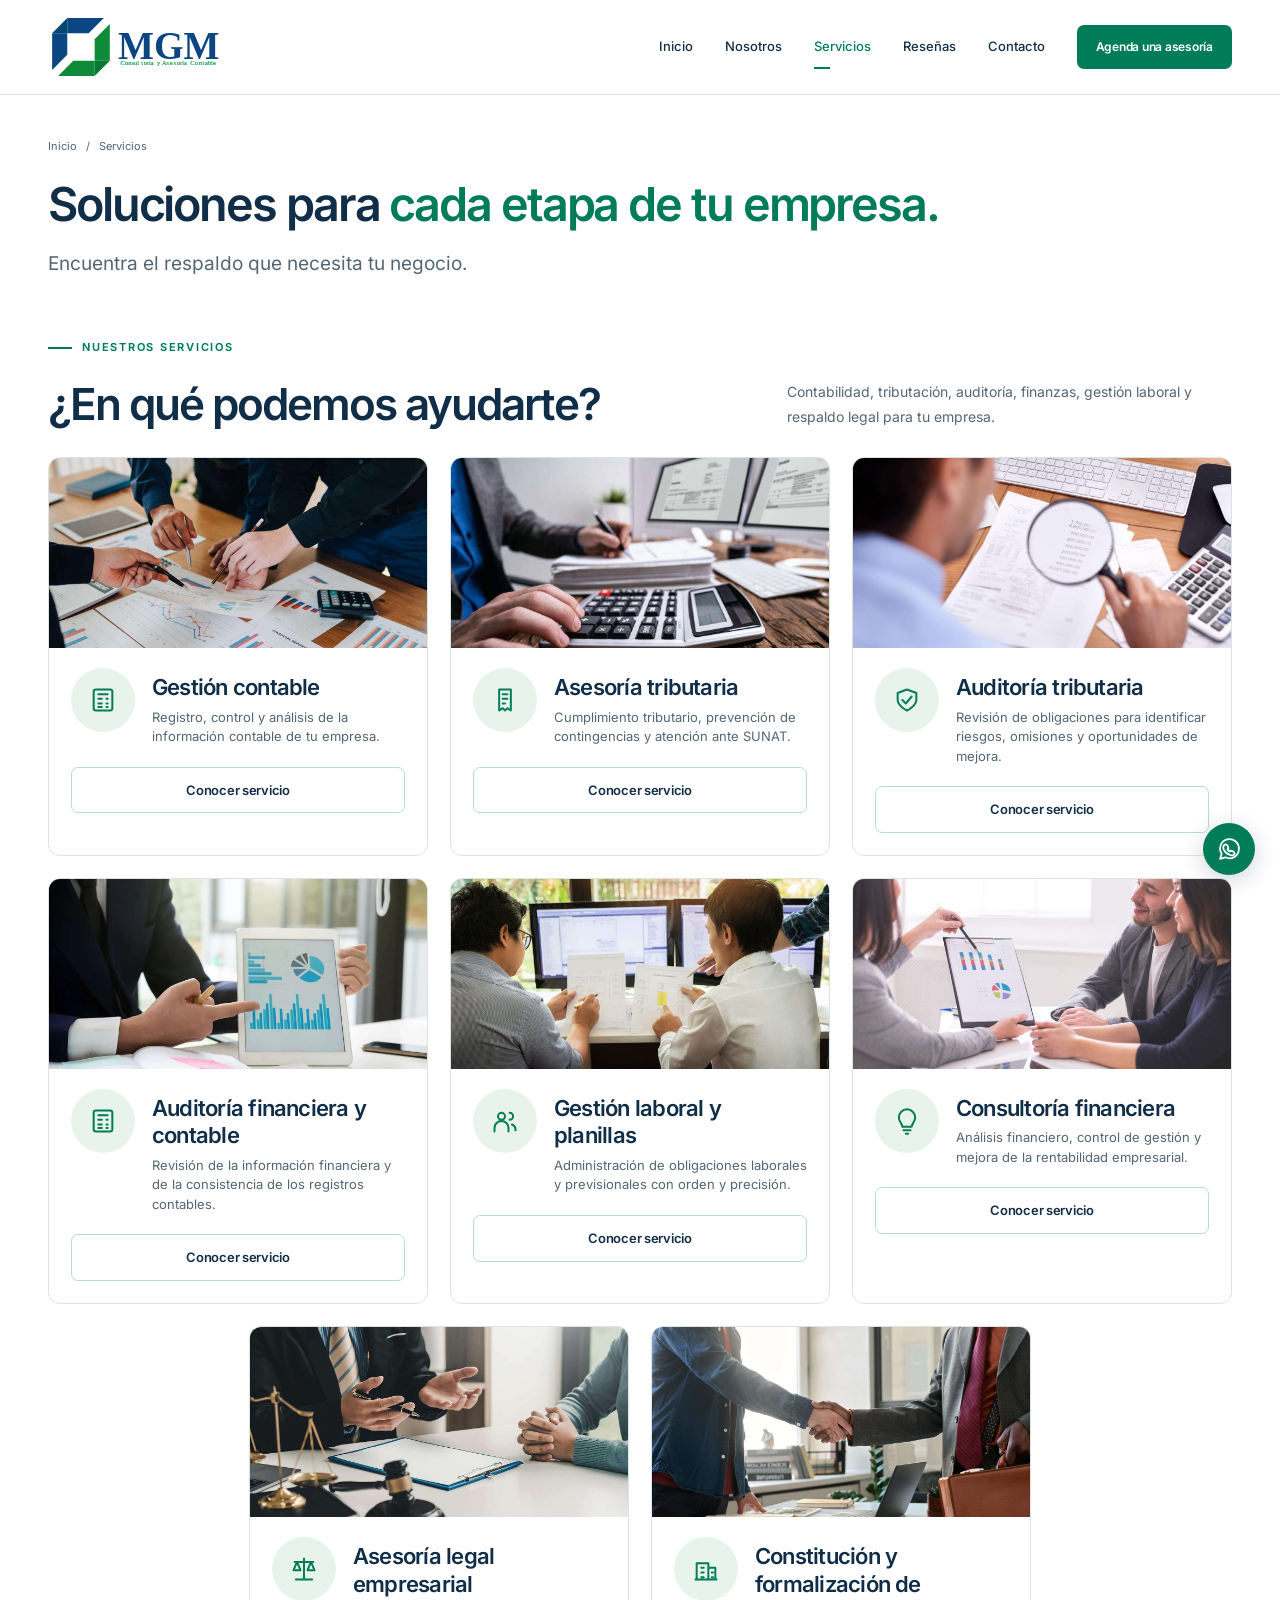
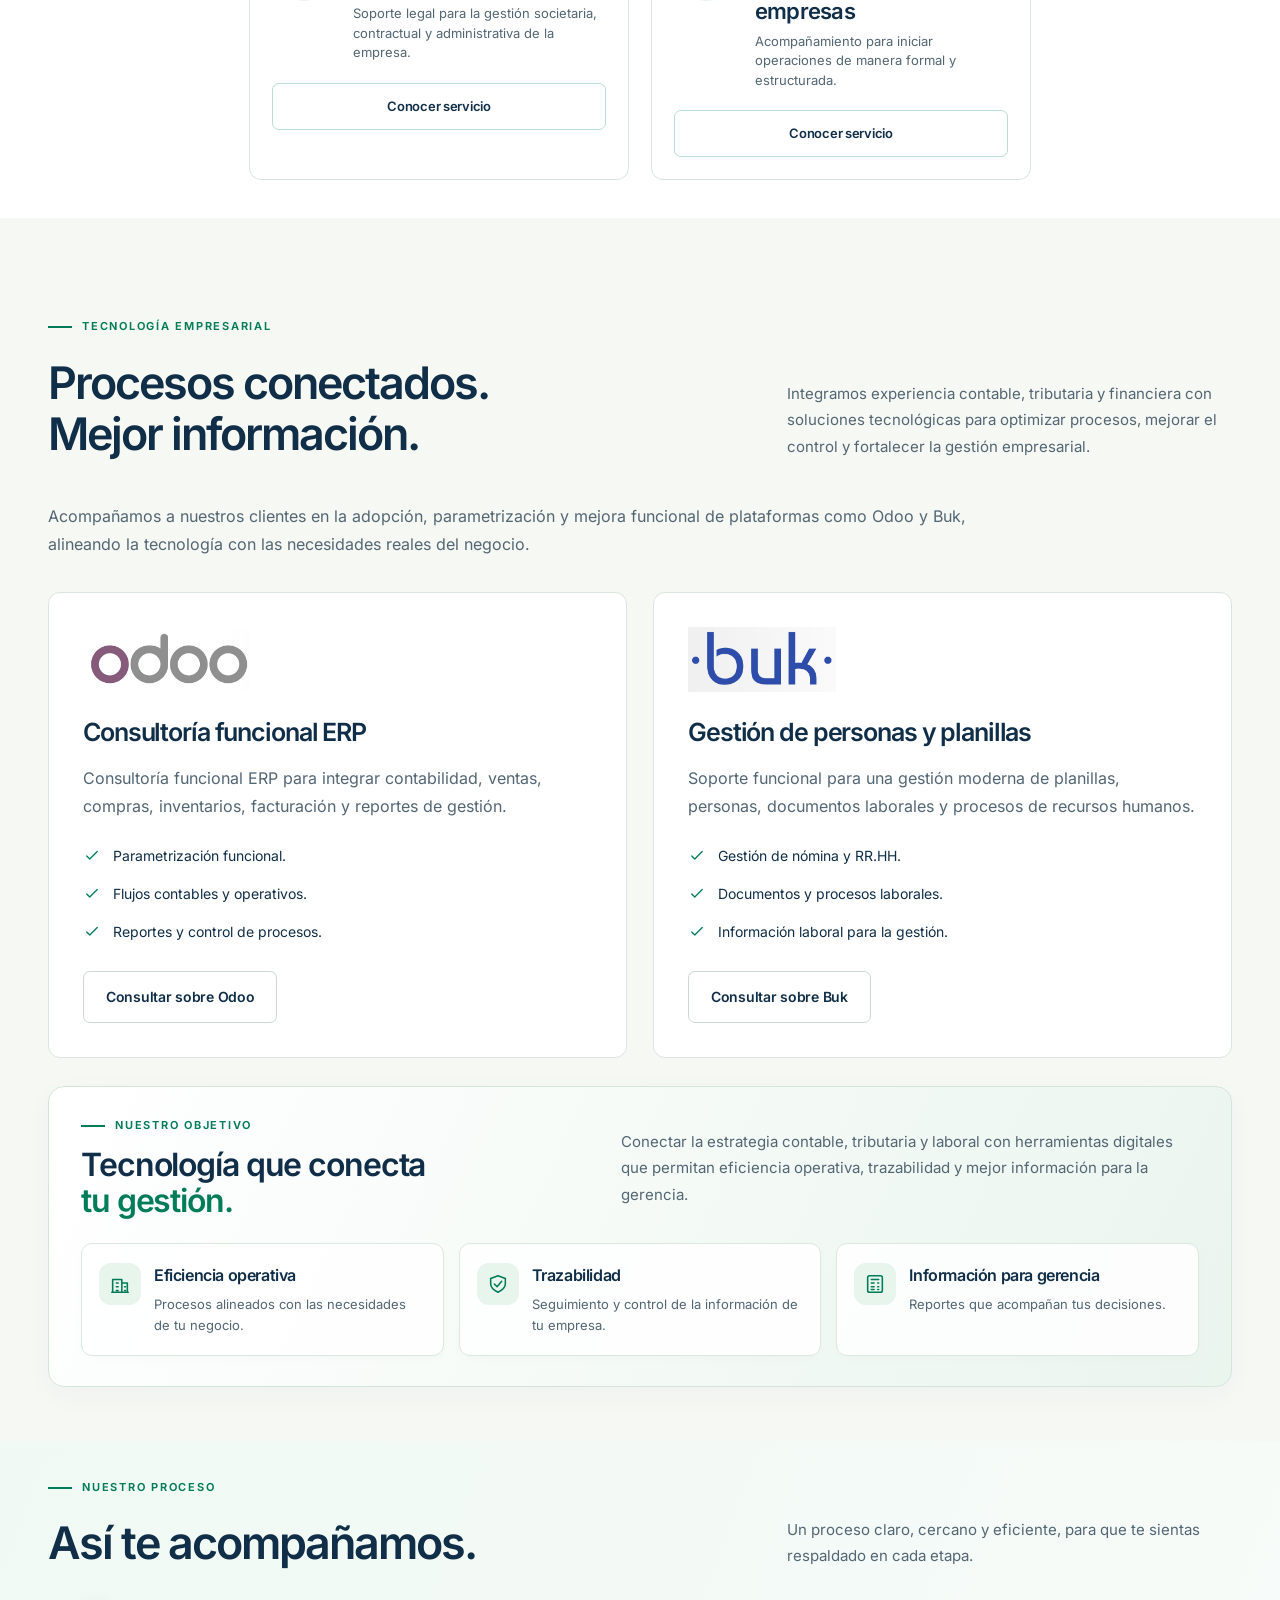
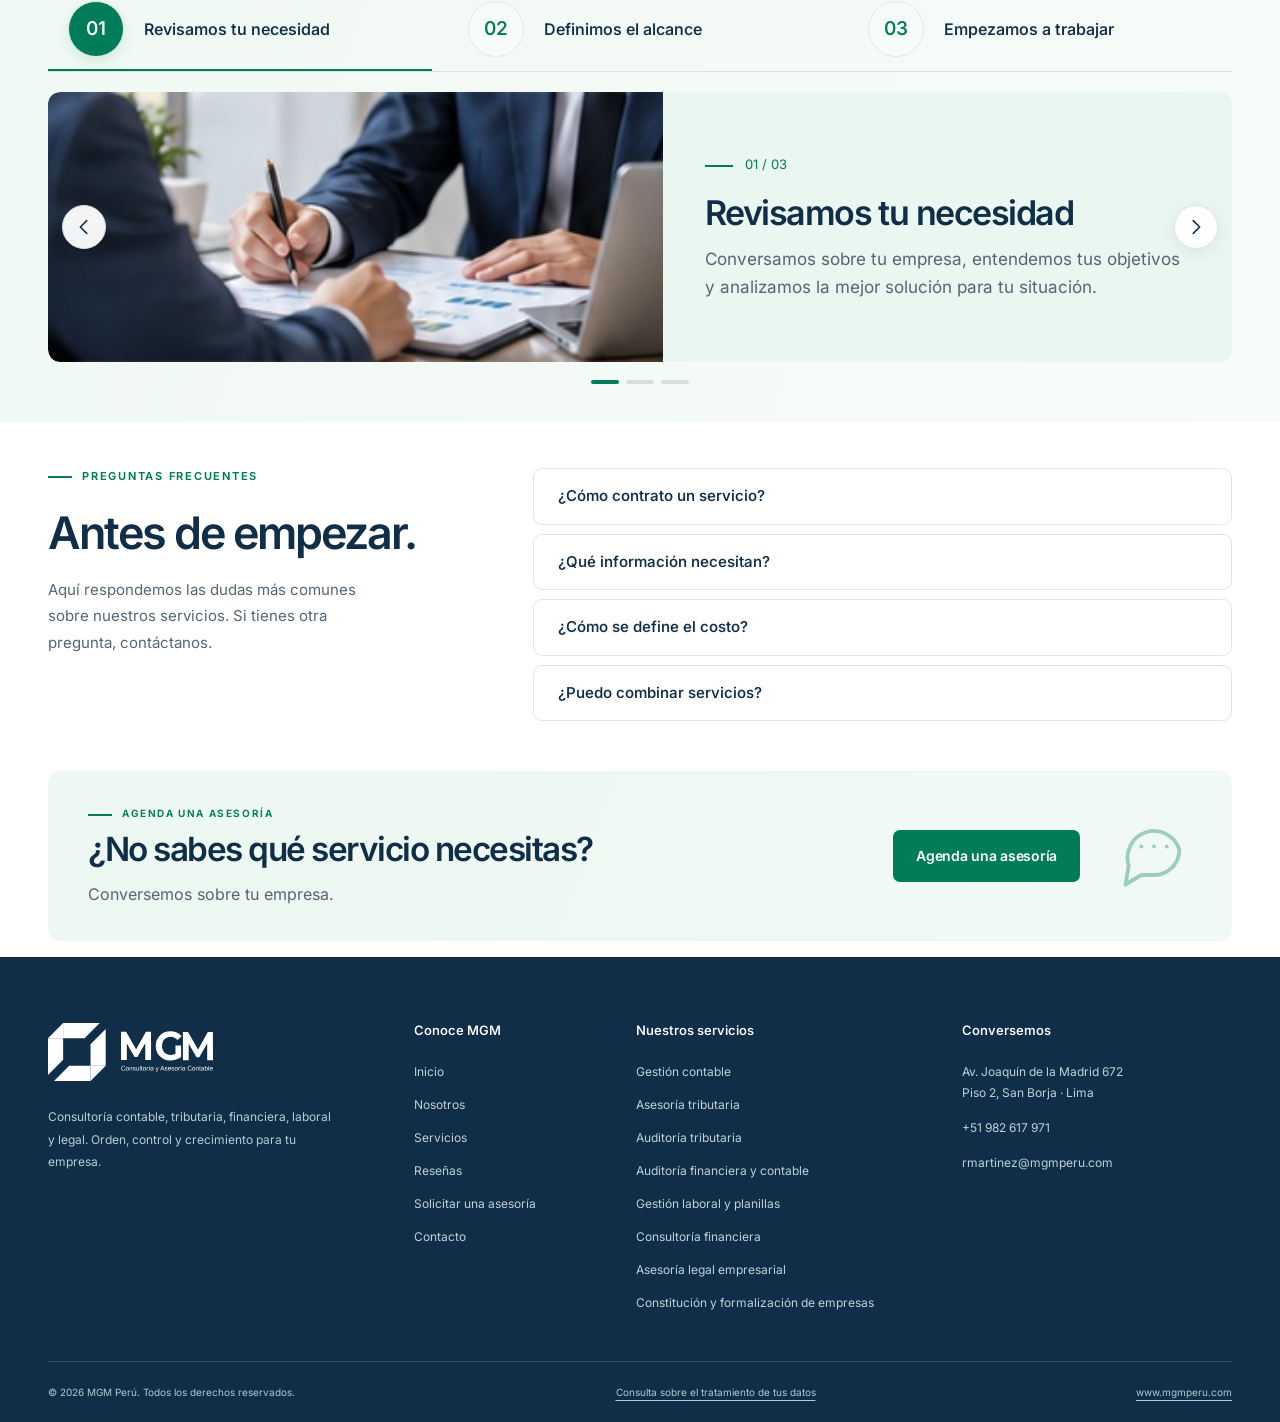
<file: servicios.html>
<!DOCTYPE html>
<html lang="es-PE">
  <head>
    <meta charset="utf-8">
    <meta name="viewport" content="width=device-width,initial-scale=1">
    <title>Servicios contables, tributarios y legales | MGM Perú</title>
    <meta name="description" content="Gestión contable, asesoría y auditoría tributaria, auditoría financiera, planillas, consultoría financiera, asesoría legal y formalización. Apoyo funcional Odoo y Buk.">
    <meta name="robots" content="noindex,nofollow">
    <link rel="stylesheet" href="assets/css/estilos.css">
  </head>
  <body>
    <div class="mgm" data-mgm-page="servicios">
      <a class="m-skip" href="#mgm-contenido">Ir al contenido</a>
      <header class="m-header">
        <div class="m-container m-header-inner">
          <a class="m-logo" href="index.html" aria-label="MGM Perú, inicio">
            <img src="assets/img/marca/logo-mgm.svg" alt="MGM Perú" class="" loading="eager" decoding="async">
          </a>
          <nav class="m-nav" aria-label="Navegación principal">
            <a class="m-nav-link" href="index.html">Inicio</a>
            <a class="m-nav-link" href="nosotros.html">Nosotros</a>
            <details class="m-nav-services">
              <summary class="m-nav-link" aria-current="page">Servicios</summary>
              <div class="m-dropdown">
                <a href="servicios/gestion-contable.html">Gestión contable</a>
                <a href="servicios/asesoria-y-auditoria-tributaria.html">Asesoría tributaria</a>
                <a href="servicios/auditoria-tributaria.html">Auditoría tributaria</a>
                <a href="servicios/auditoria-financiera-y-contable.html">Auditoría financiera y contable</a>
                <a href="servicios/gestion-de-nominas.html">Gestión laboral y planillas</a>
                <a href="servicios/consultoria-financiera.html">Consultoría financiera</a>
                <a href="servicios/asesoria-legal.html">Asesoría legal empresarial</a>
                <a href="servicios/creacion-de-empresa-ruc-20.html">Constitución y formalización de empresas</a>
                <a href="servicios.html">Ver todos los servicios </a>
              </div>
            </details>
            <a class="m-nav-link" href="resenas.html">Reseñas</a>
            <a class="m-nav-link" href="contacto.html">Contacto</a>
            <a class="m-btn m-btn-primary" href="agenda.html" data-mgm-book="1">Agenda una asesoría</a>
          </nav>
          <button type="button" class="m-menu-button" aria-label="Abrir menú" aria-expanded="false" aria-controls="mgm-navegacion-movil" data-mgm-menu="1">
            <svg xmlns="http://www.w3.org/2000/svg" viewbox="0 0 24 24" aria-hidden="true">
              <path d="M4 6h16M4 12h16M4 18h16"></path>
            </svg>
          </button>
        </div>
        <nav id="mgm-navegacion-movil" class="m-mobile-nav" aria-label="Navegación móvil" data-mgm-mobile="1" hidden>
          <a href="index.html">Inicio</a>
          <a href="nosotros.html">Nosotros</a>
          <details>
            <summary>Servicios</summary>
            <a href="servicios/gestion-contable.html">Gestión contable</a>
            <a href="servicios/asesoria-y-auditoria-tributaria.html">Asesoría tributaria</a>
            <a href="servicios/auditoria-tributaria.html">Auditoría tributaria</a>
            <a href="servicios/auditoria-financiera-y-contable.html">Auditoría financiera y contable</a>
            <a href="servicios/gestion-de-nominas.html">Gestión laboral y planillas</a>
            <a href="servicios/consultoria-financiera.html">Consultoría financiera</a>
            <a href="servicios/asesoria-legal.html">Asesoría legal empresarial</a>
            <a href="servicios/creacion-de-empresa-ruc-20.html">Constitución y formalización de empresas</a>
            <a href="servicios.html">Ver todos los servicios</a>
          </details>
          <a href="resenas.html">Reseñas</a>
          <a href="contacto.html">Contacto</a>
          <a class="m-btn m-btn-primary" href="agenda.html" data-mgm-book="1">Agenda una asesoría</a>
        </nav>
      </header>
      <section class="m-promo" data-mgm-promotion="1" aria-label="Campaña vigente" hidden>
        <div class="m-container m-promo-inner">
          <div>
            <strong data-promo-title="1"></strong>
            <p data-promo-description="1"></p>
          </div>
          <a class="m-btn m-btn-primary" href="agenda.html" data-mgm-book="1">Consultar campaña</a>
        </div>
      </section>
      <main id="mgm-contenido" tabindex="-1">
        <section class="m-page-intro">
          <div class="m-container">
            <nav class="m-breadcrumb" aria-label="Ruta de navegación">
              <a href="index.html">Inicio</a>
              <span aria-hidden="true">/</span>
              <span aria-current="page">Servicios</span>
            </nav>
            <h1>Soluciones para <span>cada etapa de tu empresa.</span>
            </h1>
            <p class="m-lead">Encuentra el respaldo que necesita tu negocio.</p>
          </div>
        </section>
        <section class="m-section m-services-catalog" id="servicios">
          <div class="m-container">
            <div class="m-section-intro">
              <div>
                <span class="m-eyebrow">NUESTROS SERVICIOS</span>
                <h2 class="m-heading">¿En qué podemos ayudarte?</h2>
              </div>
              <p class="m-body">Contabilidad, tributación, auditoría, finanzas, gestión laboral y respaldo legal para tu empresa.</p>
            </div>
            <div class="m-photo-service-grid">
              <article class="m-photo-service-card">
                <img src="assets/img/servicios/brochure-servicio-contable.jpg" alt="Imagen del brochure de gestión contable" class="m-card-photo" loading="lazy" decoding="async">
                <div class="m-photo-service-body">
                  <div class="m-photo-service-title">
                    <span class="m-purpose-icon">
                      <svg xmlns="http://www.w3.org/2000/svg" viewbox="0 0 24 24" aria-hidden="true">
                        <rect x="4" y="3" width="16" height="18" rx="2"></rect>
                        <path d="M8 7h8M8 11h3M15 11h1M8 15h3M15 15h1M8 18h3M15 18h1"></path>
                      </svg>
                    </span>
                    <div>
                      <h3>Gestión contable</h3>
                      <p>Registro, control y análisis de la información contable de tu empresa.</p>
                    </div>
                  </div>
                  <a class="m-btn m-btn-outline" href="servicios/gestion-contable.html">Conocer servicio</a>
                </div>
              </article>
              <article class="m-photo-service-card">
                <img src="assets/img/servicios/brochure-servicio-tributario.jpg" alt="Imagen del brochure de asesoría tributaria" class="m-card-photo" loading="lazy" decoding="async">
                <div class="m-photo-service-body">
                  <div class="m-photo-service-title">
                    <span class="m-purpose-icon">
                      <svg xmlns="http://www.w3.org/2000/svg" viewbox="0 0 24 24" aria-hidden="true">
                        <path d="M7 3h10v18l-3-2-2 2-2-2-3 2V3Z"></path>
                        <path d="M10 7h4M10 11h4M10 15h2"></path>
                      </svg>
                    </span>
                    <div>
                      <h3>Asesoría tributaria</h3>
                      <p>Cumplimiento tributario, prevención de contingencias y atención ante SUNAT.</p>
                    </div>
                  </div>
                  <a class="m-btn m-btn-outline" href="servicios/asesoria-y-auditoria-tributaria.html">Conocer servicio</a>
                </div>
              </article>
              <article class="m-photo-service-card">
                <img src="assets/img/servicios/brochure-servicio-auditoria-tributaria.jpg" alt="Imagen del brochure de auditoría tributaria" class="m-card-photo" loading="lazy" decoding="async">
                <div class="m-photo-service-body">
                  <div class="m-photo-service-title">
                    <span class="m-purpose-icon">
                      <svg xmlns="http://www.w3.org/2000/svg" viewbox="0 0 24 24" aria-hidden="true">
                        <path d="m12 3 8 3v6c0 5-8 9-8 9s-8-4-8-9V6l8-3Z"></path>
                        <path d="m8 12 3 3 5-6"></path>
                      </svg>
                    </span>
                    <div>
                      <h3>Auditoría tributaria</h3>
                      <p>Revisión de obligaciones para identificar riesgos, omisiones y oportunidades de mejora.</p>
                    </div>
                  </div>
                  <a class="m-btn m-btn-outline" href="servicios/auditoria-tributaria.html">Conocer servicio</a>
                </div>
              </article>
              <article class="m-photo-service-card">
                <img src="assets/img/servicios/brochure-servicio-auditoria-financiera.jpg" alt="Imagen del brochure de auditoría financiera y contable" class="m-card-photo" loading="lazy" decoding="async">
                <div class="m-photo-service-body">
                  <div class="m-photo-service-title">
                    <span class="m-purpose-icon">
                      <svg xmlns="http://www.w3.org/2000/svg" viewbox="0 0 24 24" aria-hidden="true">
                        <rect x="4" y="3" width="16" height="18" rx="2"></rect>
                        <path d="M8 7h8M8 11h3M15 11h1M8 15h3M15 15h1M8 18h3M15 18h1"></path>
                      </svg>
                    </span>
                    <div>
                      <h3>Auditoría financiera y contable</h3>
                      <p>Revisión de la información financiera y de la consistencia de los registros contables.</p>
                    </div>
                  </div>
                  <a class="m-btn m-btn-outline" href="servicios/auditoria-financiera-y-contable.html">Conocer servicio</a>
                </div>
              </article>
              <article class="m-photo-service-card">
                <img src="assets/img/servicios/brochure-servicio-laboral.jpg" alt="Imagen del brochure de gestión laboral y planillas" class="m-card-photo" loading="lazy" decoding="async">
                <div class="m-photo-service-body">
                  <div class="m-photo-service-title">
                    <span class="m-purpose-icon">
                      <svg xmlns="http://www.w3.org/2000/svg" viewbox="0 0 24 24" aria-hidden="true">
                        <circle cx="9" cy="8" r="3"></circle>
                        <path d="M3 21v-3a6 6 0 0 1 12 0v3M16 5a3 3 0 0 1 0 6M18 15a5 5 0 0 1 3 5"></path>
                      </svg>
                    </span>
                    <div>
                      <h3>Gestión laboral y planillas</h3>
                      <p>Administración de obligaciones laborales y previsionales con orden y precisión.</p>
                    </div>
                  </div>
                  <a class="m-btn m-btn-outline" href="servicios/gestion-de-nominas.html">Conocer servicio</a>
                </div>
              </article>
              <article class="m-photo-service-card">
                <img src="assets/img/servicios/brochure-servicio-financiero.jpg" alt="Imagen del brochure de consultoría financiera" class="m-card-photo" loading="lazy" decoding="async">
                <div class="m-photo-service-body">
                  <div class="m-photo-service-title">
                    <span class="m-purpose-icon">
                      <svg xmlns="http://www.w3.org/2000/svg" viewbox="0 0 24 24" aria-hidden="true">
                        <path d="M8 17c0-3-3-4-3-8a7 7 0 0 1 14 0c0 4-3 5-3 8M8 17h8M9 20h6M11 23h2"></path>
                      </svg>
                    </span>
                    <div>
                      <h3>Consultoría financiera</h3>
                      <p>Análisis financiero, control de gestión y mejora de la rentabilidad empresarial.</p>
                    </div>
                  </div>
                  <a class="m-btn m-btn-outline" href="servicios/consultoria-financiera.html">Conocer servicio</a>
                </div>
              </article>
              <article class="m-photo-service-card">
                <img src="assets/img/servicios/brochure-servicio-legal.jpg" alt="Imagen del brochure de asesoría legal empresarial" class="m-card-photo" loading="lazy" decoding="async">
                <div class="m-photo-service-body">
                  <div class="m-photo-service-title">
                    <span class="m-purpose-icon">
                      <svg xmlns="http://www.w3.org/2000/svg" viewbox="0 0 24 24" aria-hidden="true">
                        <path d="M12 3v18M5 21h14M4 6h16M6 6 3 13h6L6 6ZM18 6l-3 7h6l-3-7Z"></path>
                      </svg>
                    </span>
                    <div>
                      <h3>Asesoría legal empresarial</h3>
                      <p>Soporte legal para la gestión societaria, contractual y administrativa de la empresa.</p>
                    </div>
                  </div>
                  <a class="m-btn m-btn-outline" href="servicios/asesoria-legal.html">Conocer servicio</a>
                </div>
              </article>
              <article class="m-photo-service-card">
                <img src="assets/img/servicios/brochure-servicio-empresa.jpg" alt="Imagen del brochure de constitución y formalización de empresas" class="m-card-photo" loading="lazy" decoding="async">
                <div class="m-photo-service-body">
                  <div class="m-photo-service-title">
                    <span class="m-purpose-icon">
                      <svg xmlns="http://www.w3.org/2000/svg" viewbox="0 0 24 24" aria-hidden="true">
                        <path d="M4 21V7h10v14M14 11h6v10M8 11h2M8 15h2M8 19h2M17 15h1M17 19h1M3 21h18"></path>
                      </svg>
                    </span>
                    <div>
                      <h3>Constitución y formalización de empresas</h3>
                      <p>Acompañamiento para iniciar operaciones de manera formal y estructurada.</p>
                    </div>
                  </div>
                  <a class="m-btn m-btn-outline" href="servicios/creacion-de-empresa-ruc-20.html">Conocer servicio</a>
                </div>
              </article>
            </div>
          </div>
        </section>
        <section class="m-section m-soft m-technology" id="tecnologia">
          <div class="m-container">
            <div class="m-section-intro">
              <div>
                <span class="m-eyebrow">TECNOLOGÍA EMPRESARIAL</span>
                <h2 class="m-heading">Procesos conectados.<br>Mejor información.</h2>
              </div>
              <p class="m-body">Integramos experiencia contable, tributaria y financiera con soluciones tecnológicas para optimizar procesos, mejorar el control y fortalecer la gestión empresarial.</p>
            </div>
            <p class="m-body m-technology-intro">Acompañamos a nuestros clientes en la adopción, parametrización y mejora funcional de plataformas como Odoo y Buk, alineando la tecnología con las necesidades reales del negocio.</p>
            <div class="m-technology-grid">
              <article class="m-technology-card" id="odoo">
                <img src="assets/img/tecnologia/plataforma-odoo.png" alt="Logo de Odoo" class="m-platform-logo" loading="lazy" decoding="async">
                <h3>Consultoría funcional ERP</h3>
                <p class="m-body">Consultoría funcional ERP para integrar contabilidad, ventas, compras, inventarios, facturación y reportes de gestión.</p>
                <ul class="m-check-list">
                  <li>
                    <svg xmlns="http://www.w3.org/2000/svg" viewbox="0 0 24 24" aria-hidden="true">
                      <path d="m5 12 4 4L19 6"></path>
                    </svg>
                    <span>Parametrización funcional.</span>
                  </li>
                  <li>
                    <svg xmlns="http://www.w3.org/2000/svg" viewbox="0 0 24 24" aria-hidden="true">
                      <path d="m5 12 4 4L19 6"></path>
                    </svg>
                    <span>Flujos contables y operativos.</span>
                  </li>
                  <li>
                    <svg xmlns="http://www.w3.org/2000/svg" viewbox="0 0 24 24" aria-hidden="true">
                      <path d="m5 12 4 4L19 6"></path>
                    </svg>
                    <span>Reportes y control de procesos.</span>
                  </li>
                </ul>
                <a class="m-btn m-btn-outline" href="agenda.html?servicio=consultoria-odoo" data-mgm-book="1">Consultar sobre Odoo</a>
              </article>
              <article class="m-technology-card" id="buk">
                <img src="assets/img/tecnologia/plataforma-buk.png" alt="Logo de Buk" class="m-platform-logo" loading="lazy" decoding="async">
                <h3>Gestión de personas y planillas</h3>
                <p class="m-body">Soporte funcional para una gestión moderna de planillas, personas, documentos laborales y procesos de recursos humanos.</p>
                <ul class="m-check-list">
                  <li>
                    <svg xmlns="http://www.w3.org/2000/svg" viewbox="0 0 24 24" aria-hidden="true">
                      <path d="m5 12 4 4L19 6"></path>
                    </svg>
                    <span>Gestión de nómina y RR.HH.</span>
                  </li>
                  <li>
                    <svg xmlns="http://www.w3.org/2000/svg" viewbox="0 0 24 24" aria-hidden="true">
                      <path d="m5 12 4 4L19 6"></path>
                    </svg>
                    <span>Documentos y procesos laborales.</span>
                  </li>
                  <li>
                    <svg xmlns="http://www.w3.org/2000/svg" viewbox="0 0 24 24" aria-hidden="true">
                      <path d="m5 12 4 4L19 6"></path>
                    </svg>
                    <span>Información laboral para la gestión.</span>
                  </li>
                </ul>
                <a class="m-btn m-btn-outline" href="agenda.html?servicio=soporte-buk" data-mgm-book="1">Consultar sobre Buk</a>
              </article>
            </div>
            <section class="m-technology-objective" aria-labelledby="mgm-objetivo-tecnologia">
              <div class="m-objective-summary">
                <div>
                  <span class="m-eyebrow">NUESTRO OBJETIVO</span>
                  <h3 id="mgm-objetivo-tecnologia">Tecnología que conecta<br>
                    <span>tu gestión.</span>
                  </h3>
                </div>
                <p>Conectar la estrategia contable, tributaria y laboral con herramientas digitales que permitan eficiencia operativa, trazabilidad y mejor información para la gerencia.</p>
              </div>
              <ul class="m-objective-benefits" aria-label="Lo que buscamos para tu empresa">
                <li class="m-objective-benefit">
                  <span class="m-objective-icon" aria-hidden="true">
                    <svg xmlns="http://www.w3.org/2000/svg" viewbox="0 0 24 24" aria-hidden="true">
                      <path d="M4 21V7h10v14M14 11h6v10M8 11h2M8 15h2M8 19h2M17 15h1M17 19h1M3 21h18"></path>
                    </svg>
                  </span>
                  <div>
                    <h4>Eficiencia operativa</h4>
                    <p>Procesos alineados con las necesidades de tu negocio.</p>
                  </div>
                </li>
                <li class="m-objective-benefit">
                  <span class="m-objective-icon" aria-hidden="true">
                    <svg xmlns="http://www.w3.org/2000/svg" viewbox="0 0 24 24" aria-hidden="true">
                      <path d="m12 3 8 3v6c0 5-8 9-8 9s-8-4-8-9V6l8-3Z"></path>
                      <path d="m8 12 3 3 5-6"></path>
                    </svg>
                  </span>
                  <div>
                    <h4>Trazabilidad</h4>
                    <p>Seguimiento y control de la información de tu empresa.</p>
                  </div>
                </li>
                <li class="m-objective-benefit">
                  <span class="m-objective-icon" aria-hidden="true">
                    <svg xmlns="http://www.w3.org/2000/svg" viewbox="0 0 24 24" aria-hidden="true">
                      <rect x="4" y="3" width="16" height="18" rx="2"></rect>
                      <path d="M8 7h8M8 11h3M15 11h1M8 15h3M15 15h1M8 18h3M15 18h1"></path>
                    </svg>
                  </span>
                  <div>
                    <h4>Información para gerencia</h4>
                    <p>Reportes que acompañan tus decisiones.</p>
                  </div>
                </li>
              </ul>
            </section>
          </div>
        </section>
        <section class="m-section m-process-carousel" id="proceso">
          <div class="m-container" data-mgm-carousel="1" data-mgm-carousel-noun="Paso" aria-label="Nuestro proceso">
            <div class="m-section-intro">
              <div>
                <span class="m-eyebrow">NUESTRO PROCESO</span>
                <h2 class="m-heading">Así te acompañamos.</h2>
              </div>
              <p class="m-body">Un proceso claro, cercano y eficiente, para que te sientas respaldado en cada etapa.</p>
            </div>
            <div class="m-process-tabs" role="tablist" aria-label="Seleccionar un paso">
              <button type="button" role="tab" id="mgm-proceso-tab-0" aria-controls="mgm-proceso-panel-0" aria-selected="true" tabindex="0" data-mgm-slide-tab="0">
                <span>01</span>Revisamos tu necesidad</button>
              <button type="button" role="tab" id="mgm-proceso-tab-1" aria-controls="mgm-proceso-panel-1" aria-selected="false" tabindex="-1" data-mgm-slide-tab="1">
                <span>02</span>Definimos el alcance</button>
              <button type="button" role="tab" id="mgm-proceso-tab-2" aria-controls="mgm-proceso-panel-2" aria-selected="false" tabindex="-1" data-mgm-slide-tab="2">
                <span>03</span>Empezamos a trabajar</button>
            </div>
            <div class="m-service-viewport">
              <div class="m-service-track">
                <article class="m-service-slide" role="tabpanel" id="mgm-proceso-panel-0" aria-labelledby="mgm-proceso-tab-0" aria-hidden="false" data-mgm-slide="0">
                  <img src="assets/img/oficina/proceso-asesoria.jpg" alt="Imagen referencial de una asesoría" class="m-slide-image" loading="lazy" decoding="async">
                  <div class="m-slide-copy">
                    <span class="m-slide-number">01 / 03</span>
                    <h3>Revisamos tu necesidad</h3>
                    <p>Conversamos sobre tu empresa, entendemos tus objetivos y analizamos la mejor solución para tu situación.</p>
                  </div>
                </article>
                <article class="m-service-slide" role="tabpanel" id="mgm-proceso-panel-1" aria-labelledby="mgm-proceso-tab-1" aria-hidden="true" inert data-mgm-slide="1">
                  <img src="assets/img/servicios/servicios-portada.jpg" alt="Imagen referencial de una asesoría" class="m-slide-image" loading="lazy" decoding="async">
                  <div class="m-slide-copy">
                    <span class="m-slide-number">02 / 03</span>
                    <h3>Definimos el alcance</h3>
                    <p>Planteamos contigo los servicios, las condiciones y una forma de trabajo acorde a las necesidades de tu empresa.</p>
                  </div>
                </article>
                <article class="m-service-slide" role="tabpanel" id="mgm-proceso-panel-2" aria-labelledby="mgm-proceso-tab-2" aria-hidden="true" inert data-mgm-slide="2">
                  <img src="assets/img/servicios/servicio-nominas.jpg" alt="Imagen referencial de una asesoría" class="m-slide-image" loading="lazy" decoding="async">
                  <div class="m-slide-copy">
                    <span class="m-slide-number">03 / 03</span>
                    <h3>Empezamos a trabajar</h3>
                    <p>Organizamos la gestión y mantenemos una comunicación cercana para acompañarte en cada etapa.</p>
                  </div>
                </article>
              </div>
              <button class="m-carousel-arrow m-carousel-prev" type="button" data-mgm-slide-prev="1" aria-label="Paso anterior">
                <svg xmlns="http://www.w3.org/2000/svg" viewbox="0 0 24 24" aria-hidden="true">
                  <path d="m9 5 7 7-7 7"></path>
                </svg>
              </button>
              <button class="m-carousel-arrow m-carousel-next" type="button" data-mgm-slide-next="1" aria-label="Paso siguiente">
                <svg xmlns="http://www.w3.org/2000/svg" viewbox="0 0 24 24" aria-hidden="true">
                  <path d="m9 5 7 7-7 7"></path>
                </svg>
              </button>
            </div>
            <div class="m-carousel-progress" aria-hidden="true">
              <span class="is-active"></span>
              <span></span>
              <span></span>
            </div>
            <p class="m-sr-only" data-mgm-slide-status="1" role="status" aria-live="polite">Paso 1 de 3: Revisamos tu necesidad</p>
          </div>
        </section>
        <section class="m-section m-services-faq">
          <div class="m-container m-faq-grid">
            <div>
              <span class="m-eyebrow">PREGUNTAS FRECUENTES</span>
              <h2 class="m-heading">Antes de empezar.</h2>
              <p class="m-body">Aquí respondemos las dudas más comunes sobre nuestros servicios. Si tienes otra pregunta, contáctanos.</p>
            </div>
            <div class="m-faq-list">
              <details>
                <summary>¿Cómo contrato un servicio?</summary>
                <p>Cuéntanos qué necesita tu empresa. Revisamos tu situación y coordinamos contigo el servicio adecuado.</p>
              </details>
              <details>
                <summary>¿Qué información necesitan?</summary>
                <p>En la primera conversación te indicamos qué datos y documentos requiere tu caso, según el servicio.</p>
              </details>
              <details>
                <summary>¿Cómo se define el costo?</summary>
                <p>Definimos el alcance según las necesidades de tu empresa y te confirmamos las condiciones antes de empezar.</p>
              </details>
              <details>
                <summary>¿Puedo combinar servicios?</summary>
                <p>Sí. Podemos coordinar una atención integral en las áreas que tu empresa necesite.</p>
              </details>
            </div>
          </div>
        </section>
        <section class="m-compact-cta m-compact-cta-services">
          <div class="m-container">
            <div class="m-compact-cta-inner">
              <span class="m-cta-symbol" aria-hidden="true">
                <svg xmlns="http://www.w3.org/2000/svg" viewbox="0 0 24 24" aria-hidden="true">
                  <path d="M20 10a8 8 0 0 1-8 8H8l-5 3 1-6a8 8 0 1 1 16-5Z"></path>
                  <path d="M8 9h.01M12 9h.01M16 9h.01"></path>
                </svg>
              </span>
              <div>
                <span class="m-eyebrow">AGENDA UNA ASESORÍA</span>
                <h2>¿No sabes qué servicio necesitas?</h2>
                <p>Conversemos sobre tu empresa.</p>
              </div>
              <a class="m-btn m-btn-primary" href="agenda.html" data-mgm-book="1">Agenda una asesoría</a>
              <span class="m-cta-shape" aria-hidden="true"></span>
            </div>
          </div>
        </section>
      </main>
      <footer class="m-footer">
        <div class="m-container">
          <div class="m-footer-grid">
            <div>
              <img src="assets/img/marca/logo-mgm-blanco.svg" alt="MGM Perú" class="m-footer-logo" loading="lazy" decoding="async">
              <p class="m-footer-description">Consultoría contable, tributaria, financiera, laboral y legal. Orden, control y crecimiento para tu empresa.</p>
            </div>
            <div>
              <h3>Conoce MGM</h3>
              <ul>
                <li>
                  <a href="index.html">Inicio</a>
                </li>
                <li>
                  <a href="nosotros.html">Nosotros</a>
                </li>
                <li>
                  <a href="servicios.html">Servicios</a>
                </li>
                <li>
                  <a href="resenas.html">Reseñas</a>
                </li>
                <li>
                  <a href="agenda.html">Solicitar una asesoría</a>
                </li>
                <li>
                  <a href="contacto.html">Contacto</a>
                </li>
              </ul>
            </div>
            <div>
              <h3>Nuestros servicios</h3>
              <ul>
                <li>
                  <a href="servicios/gestion-contable.html">Gestión contable</a>
                </li>
                <li>
                  <a href="servicios/asesoria-y-auditoria-tributaria.html">Asesoría tributaria</a>
                </li>
                <li>
                  <a href="servicios/auditoria-tributaria.html">Auditoría tributaria</a>
                </li>
                <li>
                  <a href="servicios/auditoria-financiera-y-contable.html">Auditoría financiera y contable</a>
                </li>
                <li>
                  <a href="servicios/gestion-de-nominas.html">Gestión laboral y planillas</a>
                </li>
                <li>
                  <a href="servicios/consultoria-financiera.html">Consultoría financiera</a>
                </li>
                <li>
                  <a href="servicios/asesoria-legal.html">Asesoría legal empresarial</a>
                </li>
                <li>
                  <a href="servicios/creacion-de-empresa-ruc-20.html">Constitución y formalización de empresas</a>
                </li>
              </ul>
            </div>
            <div>
              <h3>Conversemos</h3>
              <address class="m-contact-line">Av. Joaquín de la Madrid 672<br>Piso 2, San Borja · Lima</address>
              <p class="m-contact-line">
                <a href="tel:+51982617971">+51 982 617 971</a>
              </p>
              <p class="m-contact-line">
                <a href="mailto:rmartinez@mgmperu.com">rmartinez@mgmperu.com</a>
              </p>
            </div>
          </div>
          <div class="m-footer-bottom">
            <span>© 2026 MGM Perú. Todos los derechos reservados.</span>
            <a href="mailto:rmartinez@mgmperu.com?subject=Consulta%20sobre%20mis%20datos">Consulta sobre el tratamiento de tus datos</a>
            <a href="https://www.mgmperu.com/">www.mgmperu.com</a>
          </div>
        </div>
      </footer>
      <a class="m-floating-wa" href="https://wa.me/51982617971" aria-label="Contactar a MGM por WhatsApp" target="_blank" rel="noopener noreferrer" data-mgm-whatsapp="Hola MGM, quisiera información sobre sus servicios.">
        <svg xmlns="http://www.w3.org/2000/svg" viewbox="0 0 24 24" aria-hidden="true">
          <path d="M21 11.5a9 9 0 0 1-13 8L3 21l1.5-5A9 9 0 1 1 21 11.5Z"></path>
          <path d="m8 7 2 1 1 3-1 1a10 10 0 0 0 2 2l1-1 3 1 1 2c-1 2-3 2-5 1-3-1-6-4-6-7 0-1 1-3 2-3Z"></path>
        </svg>
      </a>
    </div>
    <script src="assets/js/config.js"></script>
    <script src="assets/js/app.js"></script>
  </body>
</html>
</file>
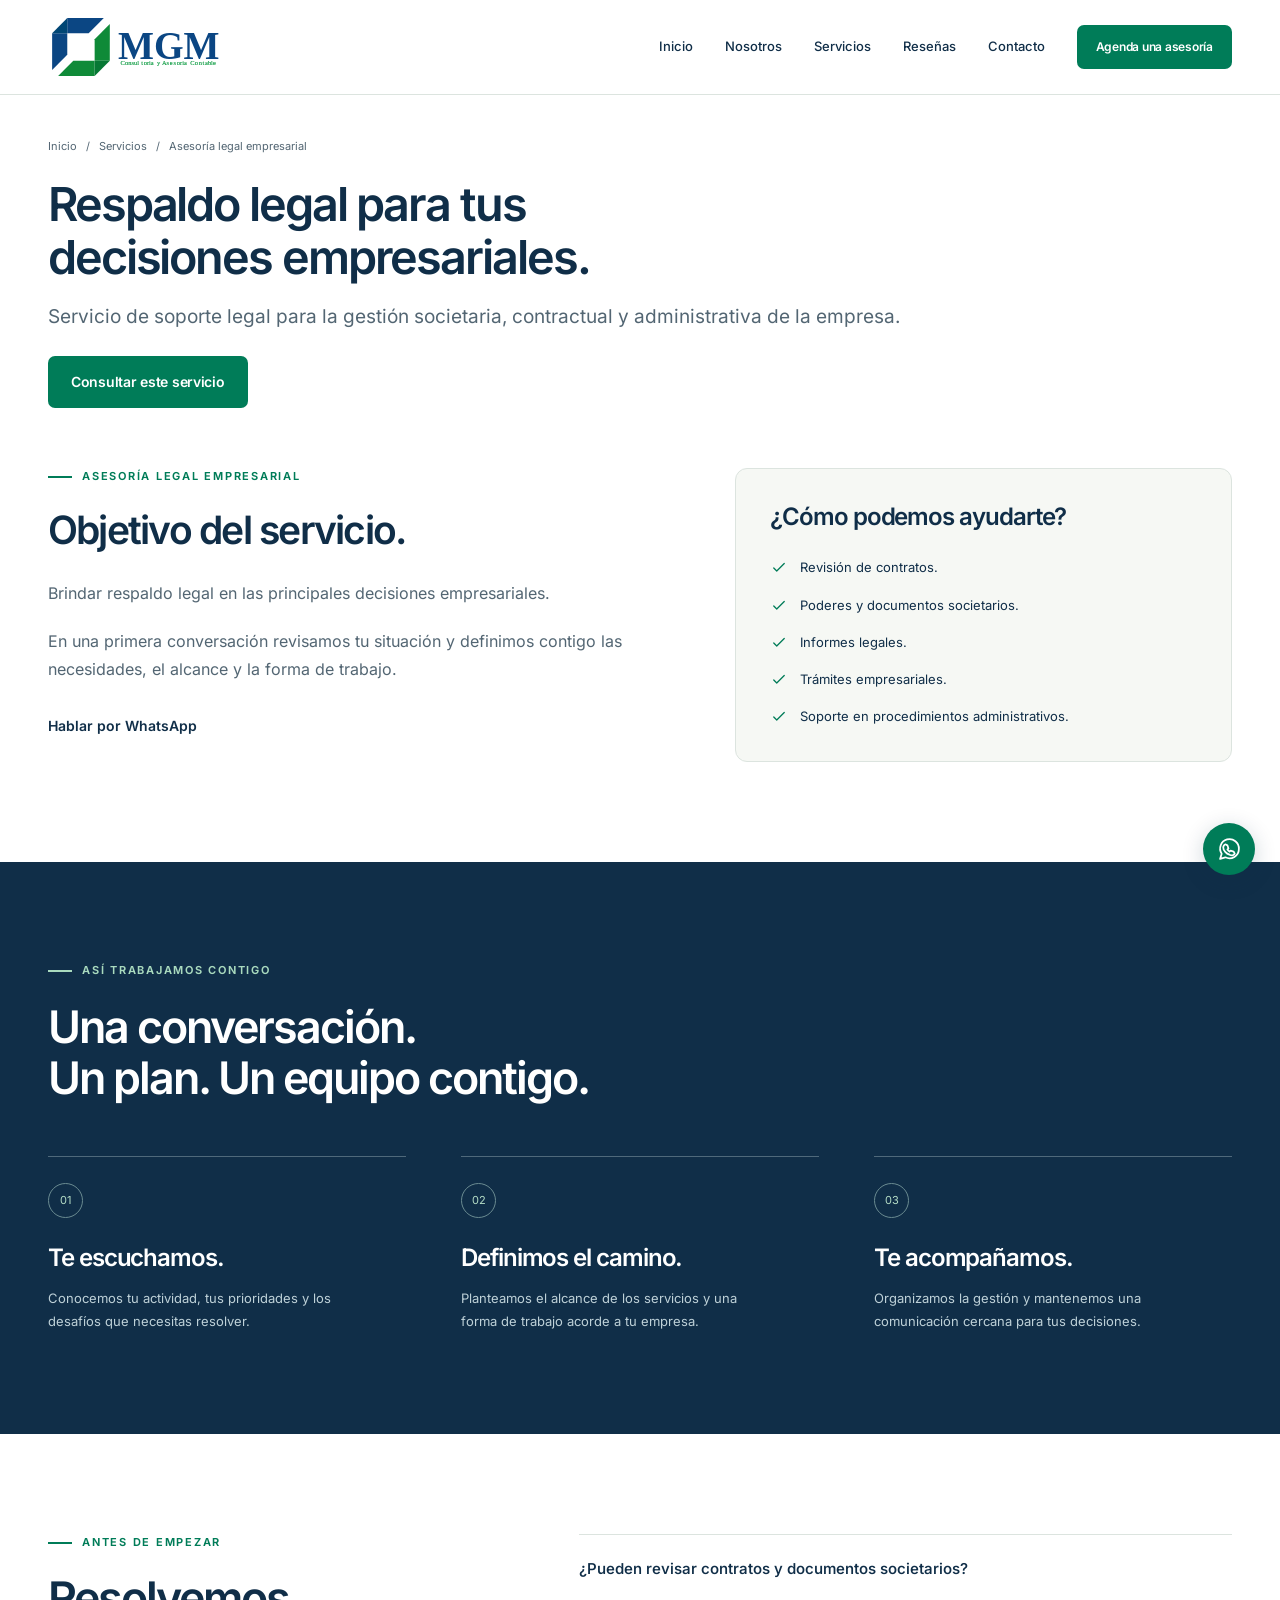
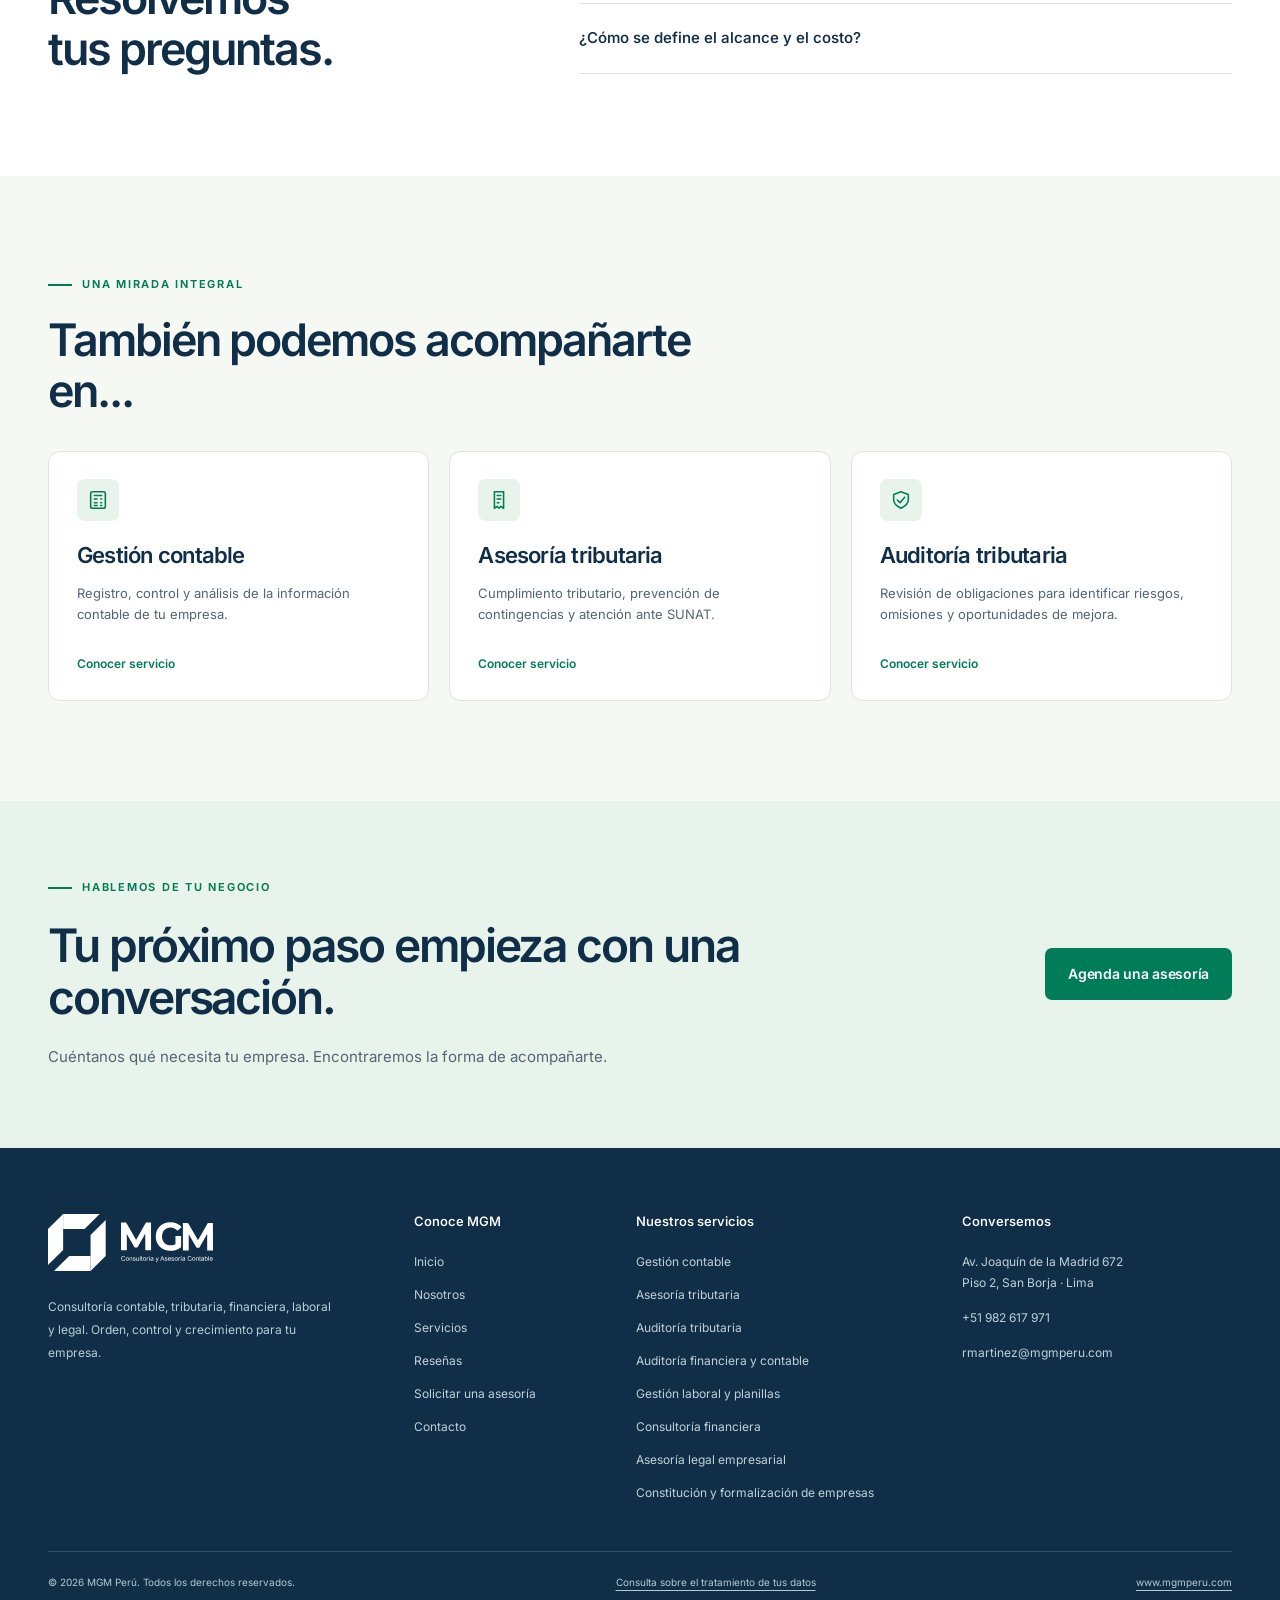
<file: servicios/asesoria-legal.html>
<!DOCTYPE html>
<html lang="es-PE">
  <head>
    <meta charset="utf-8">
    <meta name="viewport" content="width=device-width,initial-scale=1">
    <title>Asesoría legal empresarial | MGM Perú</title>
    <meta name="description" content="Servicio de soporte legal para la gestión societaria, contractual y administrativa de la empresa. Solicita una asesoría con MGM Perú.">
    <meta name="robots" content="noindex,nofollow">
    <link rel="stylesheet" href="../assets/css/estilos.css">
  </head>
  <body>
    <div class="mgm" data-mgm-page="asesoria-legal">
      <a class="m-skip" href="#mgm-contenido">Ir al contenido</a>
      <header class="m-header">
        <div class="m-container m-header-inner">
          <a class="m-logo" href="../index.html" aria-label="MGM Perú, inicio">
            <img src="../assets/img/marca/logo-mgm.svg" alt="MGM Perú" class="" loading="eager" decoding="async">
          </a>
          <nav class="m-nav" aria-label="Navegación principal">
            <a class="m-nav-link" href="../index.html">Inicio</a>
            <a class="m-nav-link" href="../nosotros.html">Nosotros</a>
            <details class="m-nav-services">
              <summary class="m-nav-link">Servicios</summary>
              <div class="m-dropdown">
                <a href="gestion-contable.html">Gestión contable</a>
                <a href="asesoria-y-auditoria-tributaria.html">Asesoría tributaria</a>
                <a href="auditoria-tributaria.html">Auditoría tributaria</a>
                <a href="auditoria-financiera-y-contable.html">Auditoría financiera y contable</a>
                <a href="gestion-de-nominas.html">Gestión laboral y planillas</a>
                <a href="consultoria-financiera.html">Consultoría financiera</a>
                <a href="asesoria-legal.html">Asesoría legal empresarial</a>
                <a href="creacion-de-empresa-ruc-20.html">Constitución y formalización de empresas</a>
                <a href="../servicios.html">Ver todos los servicios </a>
              </div>
            </details>
            <a class="m-nav-link" href="../resenas.html">Reseñas</a>
            <a class="m-nav-link" href="../contacto.html">Contacto</a>
            <a class="m-btn m-btn-primary" href="../agenda.html" data-mgm-book="1">Agenda una asesoría</a>
          </nav>
          <button type="button" class="m-menu-button" aria-label="Abrir menú" aria-expanded="false" aria-controls="mgm-navegacion-movil" data-mgm-menu="1">
            <svg xmlns="http://www.w3.org/2000/svg" viewbox="0 0 24 24" aria-hidden="true">
              <path d="M4 6h16M4 12h16M4 18h16"></path>
            </svg>
          </button>
        </div>
        <nav id="mgm-navegacion-movil" class="m-mobile-nav" aria-label="Navegación móvil" data-mgm-mobile="1" hidden>
          <a href="../index.html">Inicio</a>
          <a href="../nosotros.html">Nosotros</a>
          <details>
            <summary>Servicios</summary>
            <a href="gestion-contable.html">Gestión contable</a>
            <a href="asesoria-y-auditoria-tributaria.html">Asesoría tributaria</a>
            <a href="auditoria-tributaria.html">Auditoría tributaria</a>
            <a href="auditoria-financiera-y-contable.html">Auditoría financiera y contable</a>
            <a href="gestion-de-nominas.html">Gestión laboral y planillas</a>
            <a href="consultoria-financiera.html">Consultoría financiera</a>
            <a href="asesoria-legal.html">Asesoría legal empresarial</a>
            <a href="creacion-de-empresa-ruc-20.html">Constitución y formalización de empresas</a>
            <a href="../servicios.html">Ver todos los servicios</a>
          </details>
          <a href="../resenas.html">Reseñas</a>
          <a href="../contacto.html">Contacto</a>
          <a class="m-btn m-btn-primary" href="../agenda.html" data-mgm-book="1">Agenda una asesoría</a>
        </nav>
      </header>
      <section class="m-promo" data-mgm-promotion="1" aria-label="Campaña vigente" hidden>
        <div class="m-container m-promo-inner">
          <div>
            <strong data-promo-title="1"></strong>
            <p data-promo-description="1"></p>
          </div>
          <a class="m-btn m-btn-primary" href="../agenda.html" data-mgm-book="1">Consultar campaña</a>
        </div>
      </section>
      <main id="mgm-contenido" tabindex="-1">
        <section class="m-page-intro">
          <div class="m-container">
            <nav class="m-breadcrumb" aria-label="Ruta de navegación">
              <a href="../index.html">Inicio</a>
              <span aria-hidden="true">/</span>
              <a href="../servicios.html">Servicios</a>
              <span aria-hidden="true">/</span>
              <span aria-current="page">Asesoría legal empresarial</span>
            </nav>
            <h1>Respaldo legal para tus decisiones empresariales.</h1>
            <p class="m-lead">Servicio de soporte legal para la gestión societaria, contractual y administrativa de la empresa.</p>
            <div class="m-actions">
              <a class="m-btn m-btn-primary" href="../agenda.html?servicio=asesoria-legal" data-mgm-book="1">Consultar este servicio</a>
            </div>
          </div>
        </section>
        <section class="m-section">
          <div class="m-container m-detail-grid">
            <div class="m-detail-copy">
              <span class="m-eyebrow">Asesoría legal empresarial</span>
              <h2 class="m-heading">Objetivo del servicio.</h2>
              <p class="m-body">Brindar respaldo legal en las principales decisiones empresariales.</p>
              <p class="m-body">En una primera conversación revisamos tu situación y definimos contigo las necesidades, el alcance y la forma de trabajo.</p>
              <div class="m-actions">
                <a class="m-text-link" href="https://wa.me/51982617971" target="_blank" rel="noopener noreferrer" data-mgm-whatsapp="Hola MGM, quisiera información sobre asesoría legal empresarial.">Hablar por WhatsApp</a>
              </div>
            </div>
            <aside class="m-includes">
              <h3>¿Cómo podemos ayudarte?</h3>
              <ul class="m-check-list">
                <li>
                  <svg xmlns="http://www.w3.org/2000/svg" viewbox="0 0 24 24" aria-hidden="true">
                    <path d="m5 12 4 4L19 6"></path>
                  </svg>
                  <span>Revisión de contratos.</span>
                </li>
                <li>
                  <svg xmlns="http://www.w3.org/2000/svg" viewbox="0 0 24 24" aria-hidden="true">
                    <path d="m5 12 4 4L19 6"></path>
                  </svg>
                  <span>Poderes y documentos societarios.</span>
                </li>
                <li>
                  <svg xmlns="http://www.w3.org/2000/svg" viewbox="0 0 24 24" aria-hidden="true">
                    <path d="m5 12 4 4L19 6"></path>
                  </svg>
                  <span>Informes legales.</span>
                </li>
                <li>
                  <svg xmlns="http://www.w3.org/2000/svg" viewbox="0 0 24 24" aria-hidden="true">
                    <path d="m5 12 4 4L19 6"></path>
                  </svg>
                  <span>Trámites empresariales.</span>
                </li>
                <li>
                  <svg xmlns="http://www.w3.org/2000/svg" viewbox="0 0 24 24" aria-hidden="true">
                    <path d="m5 12 4 4L19 6"></path>
                  </svg>
                  <span>Soporte en procedimientos administrativos.</span>
                </li>
              </ul>
            </aside>
          </div>
        </section>
        <section class="m-section m-dark">
          <div class="m-container">
            <span class="m-eyebrow">ASÍ TRABAJAMOS CONTIGO</span>
            <h2 class="m-heading m-process-heading">Una conversación.<br>Un plan. Un equipo contigo.</h2>
            <div class="m-process">
              <article class="m-process-step">
                <span>01</span>
                <h3>Te escuchamos.</h3>
                <p>Conocemos tu actividad, tus prioridades y los desafíos que necesitas resolver.</p>
              </article>
              <article class="m-process-step">
                <span>02</span>
                <h3>Definimos el camino.</h3>
                <p>Planteamos el alcance de los servicios y una forma de trabajo acorde a tu empresa.</p>
              </article>
              <article class="m-process-step">
                <span>03</span>
                <h3>Te acompañamos.</h3>
                <p>Organizamos la gestión y mantenemos una comunicación cercana para tus decisiones.</p>
              </article>
            </div>
          </div>
        </section>
        <section class="m-section">
          <div class="m-container m-faq-grid">
            <div>
              <span class="m-eyebrow">ANTES DE EMPEZAR</span>
              <h2 class="m-heading">Resolvemos<br>tus preguntas.</h2>
            </div>
            <div class="m-faq-list">
              <details>
                <summary>¿Pueden revisar contratos y documentos societarios?</summary>
                <p>La asesoría legal empresarial incluye contratos, poderes, documentos societarios, informes legales, trámites y soporte en procedimientos administrativos.</p>
              </details>
              <details>
                <summary>¿Cómo se define el alcance y el costo?</summary>
                <p>El alcance se plantea a partir de las necesidades y la situación de tu empresa. MGM te confirmará las condiciones del servicio antes de iniciar.</p>
              </details>
            </div>
          </div>
        </section>
        <section class="m-section m-soft">
          <div class="m-container">
            <span class="m-eyebrow">UNA MIRADA INTEGRAL</span>
            <h2 class="m-heading">También podemos acompañarte en...</h2>
            <div class="m-related-grid">
              <article class="m-service-card">
                <span class="m-service-icon">
                  <svg xmlns="http://www.w3.org/2000/svg" viewbox="0 0 24 24" aria-hidden="true">
                    <rect x="4" y="3" width="16" height="18" rx="2"></rect>
                    <path d="M8 7h8M8 11h3M15 11h1M8 15h3M15 15h1M8 18h3M15 18h1"></path>
                  </svg>
                </span>
                <h3>Gestión contable</h3>
                <p>Registro, control y análisis de la información contable de tu empresa.</p>
                <a class="m-text-link" href="gestion-contable.html">Conocer servicio</a>
              </article>
              <article class="m-service-card">
                <span class="m-service-icon">
                  <svg xmlns="http://www.w3.org/2000/svg" viewbox="0 0 24 24" aria-hidden="true">
                    <path d="M7 3h10v18l-3-2-2 2-2-2-3 2V3Z"></path>
                    <path d="M10 7h4M10 11h4M10 15h2"></path>
                  </svg>
                </span>
                <h3>Asesoría tributaria</h3>
                <p>Cumplimiento tributario, prevención de contingencias y atención ante SUNAT.</p>
                <a class="m-text-link" href="asesoria-y-auditoria-tributaria.html">Conocer servicio</a>
              </article>
              <article class="m-service-card">
                <span class="m-service-icon">
                  <svg xmlns="http://www.w3.org/2000/svg" viewbox="0 0 24 24" aria-hidden="true">
                    <path d="m12 3 8 3v6c0 5-8 9-8 9s-8-4-8-9V6l8-3Z"></path>
                    <path d="m8 12 3 3 5-6"></path>
                  </svg>
                </span>
                <h3>Auditoría tributaria</h3>
                <p>Revisión de obligaciones para identificar riesgos, omisiones y oportunidades de mejora.</p>
                <a class="m-text-link" href="auditoria-tributaria.html">Conocer servicio</a>
              </article>
            </div>
          </div>
        </section>
        <section class="m-cta">
          <div class="m-container m-cta-inner">
            <div>
              <span class="m-eyebrow">HABLEMOS DE TU NEGOCIO</span>
              <h2>Tu próximo paso empieza con una conversación.</h2>
              <p>Cuéntanos qué necesita tu empresa. Encontraremos la forma de acompañarte.</p>
            </div>
            <a class="m-btn m-btn-primary" href="../agenda.html" data-mgm-book="1">Agenda una asesoría</a>
          </div>
        </section>
      </main>
      <footer class="m-footer">
        <div class="m-container">
          <div class="m-footer-grid">
            <div>
              <img src="../assets/img/marca/logo-mgm-blanco.svg" alt="MGM Perú" class="m-footer-logo" loading="lazy" decoding="async">
              <p class="m-footer-description">Consultoría contable, tributaria, financiera, laboral y legal. Orden, control y crecimiento para tu empresa.</p>
            </div>
            <div>
              <h3>Conoce MGM</h3>
              <ul>
                <li>
                  <a href="../index.html">Inicio</a>
                </li>
                <li>
                  <a href="../nosotros.html">Nosotros</a>
                </li>
                <li>
                  <a href="../servicios.html">Servicios</a>
                </li>
                <li>
                  <a href="../resenas.html">Reseñas</a>
                </li>
                <li>
                  <a href="../agenda.html">Solicitar una asesoría</a>
                </li>
                <li>
                  <a href="../contacto.html">Contacto</a>
                </li>
              </ul>
            </div>
            <div>
              <h3>Nuestros servicios</h3>
              <ul>
                <li>
                  <a href="gestion-contable.html">Gestión contable</a>
                </li>
                <li>
                  <a href="asesoria-y-auditoria-tributaria.html">Asesoría tributaria</a>
                </li>
                <li>
                  <a href="auditoria-tributaria.html">Auditoría tributaria</a>
                </li>
                <li>
                  <a href="auditoria-financiera-y-contable.html">Auditoría financiera y contable</a>
                </li>
                <li>
                  <a href="gestion-de-nominas.html">Gestión laboral y planillas</a>
                </li>
                <li>
                  <a href="consultoria-financiera.html">Consultoría financiera</a>
                </li>
                <li>
                  <a href="asesoria-legal.html">Asesoría legal empresarial</a>
                </li>
                <li>
                  <a href="creacion-de-empresa-ruc-20.html">Constitución y formalización de empresas</a>
                </li>
              </ul>
            </div>
            <div>
              <h3>Conversemos</h3>
              <address class="m-contact-line">Av. Joaquín de la Madrid 672<br>Piso 2, San Borja · Lima</address>
              <p class="m-contact-line">
                <a href="tel:+51982617971">+51 982 617 971</a>
              </p>
              <p class="m-contact-line">
                <a href="mailto:rmartinez@mgmperu.com">rmartinez@mgmperu.com</a>
              </p>
            </div>
          </div>
          <div class="m-footer-bottom">
            <span>© 2026 MGM Perú. Todos los derechos reservados.</span>
            <a href="mailto:rmartinez@mgmperu.com?subject=Consulta%20sobre%20mis%20datos">Consulta sobre el tratamiento de tus datos</a>
            <a href="https://www.mgmperu.com/">www.mgmperu.com</a>
          </div>
        </div>
      </footer>
      <a class="m-floating-wa" href="https://wa.me/51982617971" aria-label="Contactar a MGM por WhatsApp" target="_blank" rel="noopener noreferrer" data-mgm-whatsapp="Hola MGM, quisiera información sobre sus servicios.">
        <svg xmlns="http://www.w3.org/2000/svg" viewbox="0 0 24 24" aria-hidden="true">
          <path d="M21 11.5a9 9 0 0 1-13 8L3 21l1.5-5A9 9 0 1 1 21 11.5Z"></path>
          <path d="m8 7 2 1 1 3-1 1a10 10 0 0 0 2 2l1-1 3 1 1 2c-1 2-3 2-5 1-3-1-6-4-6-7 0-1 1-3 2-3Z"></path>
        </svg>
      </a>
    </div>
    <script src="../assets/js/config.js"></script>
    <script src="../assets/js/app.js"></script>
  </body>
</html>
</file>
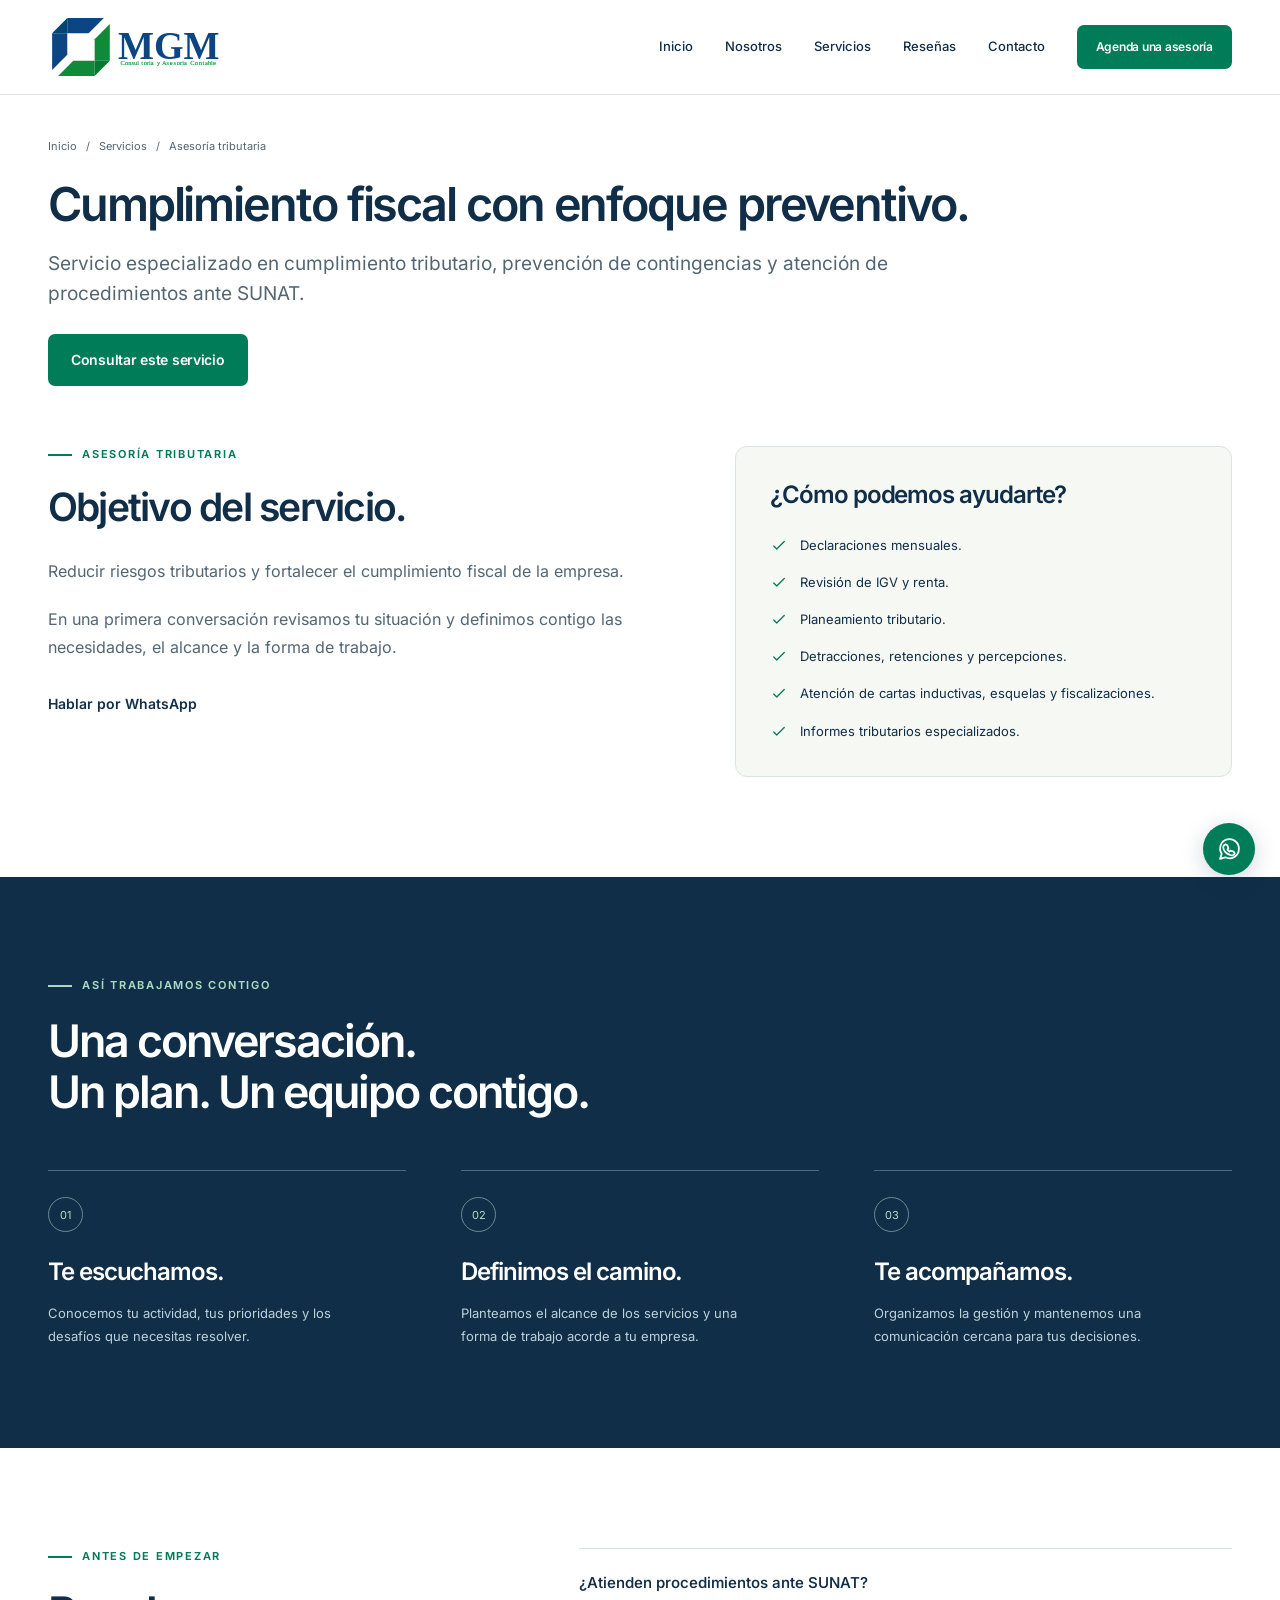
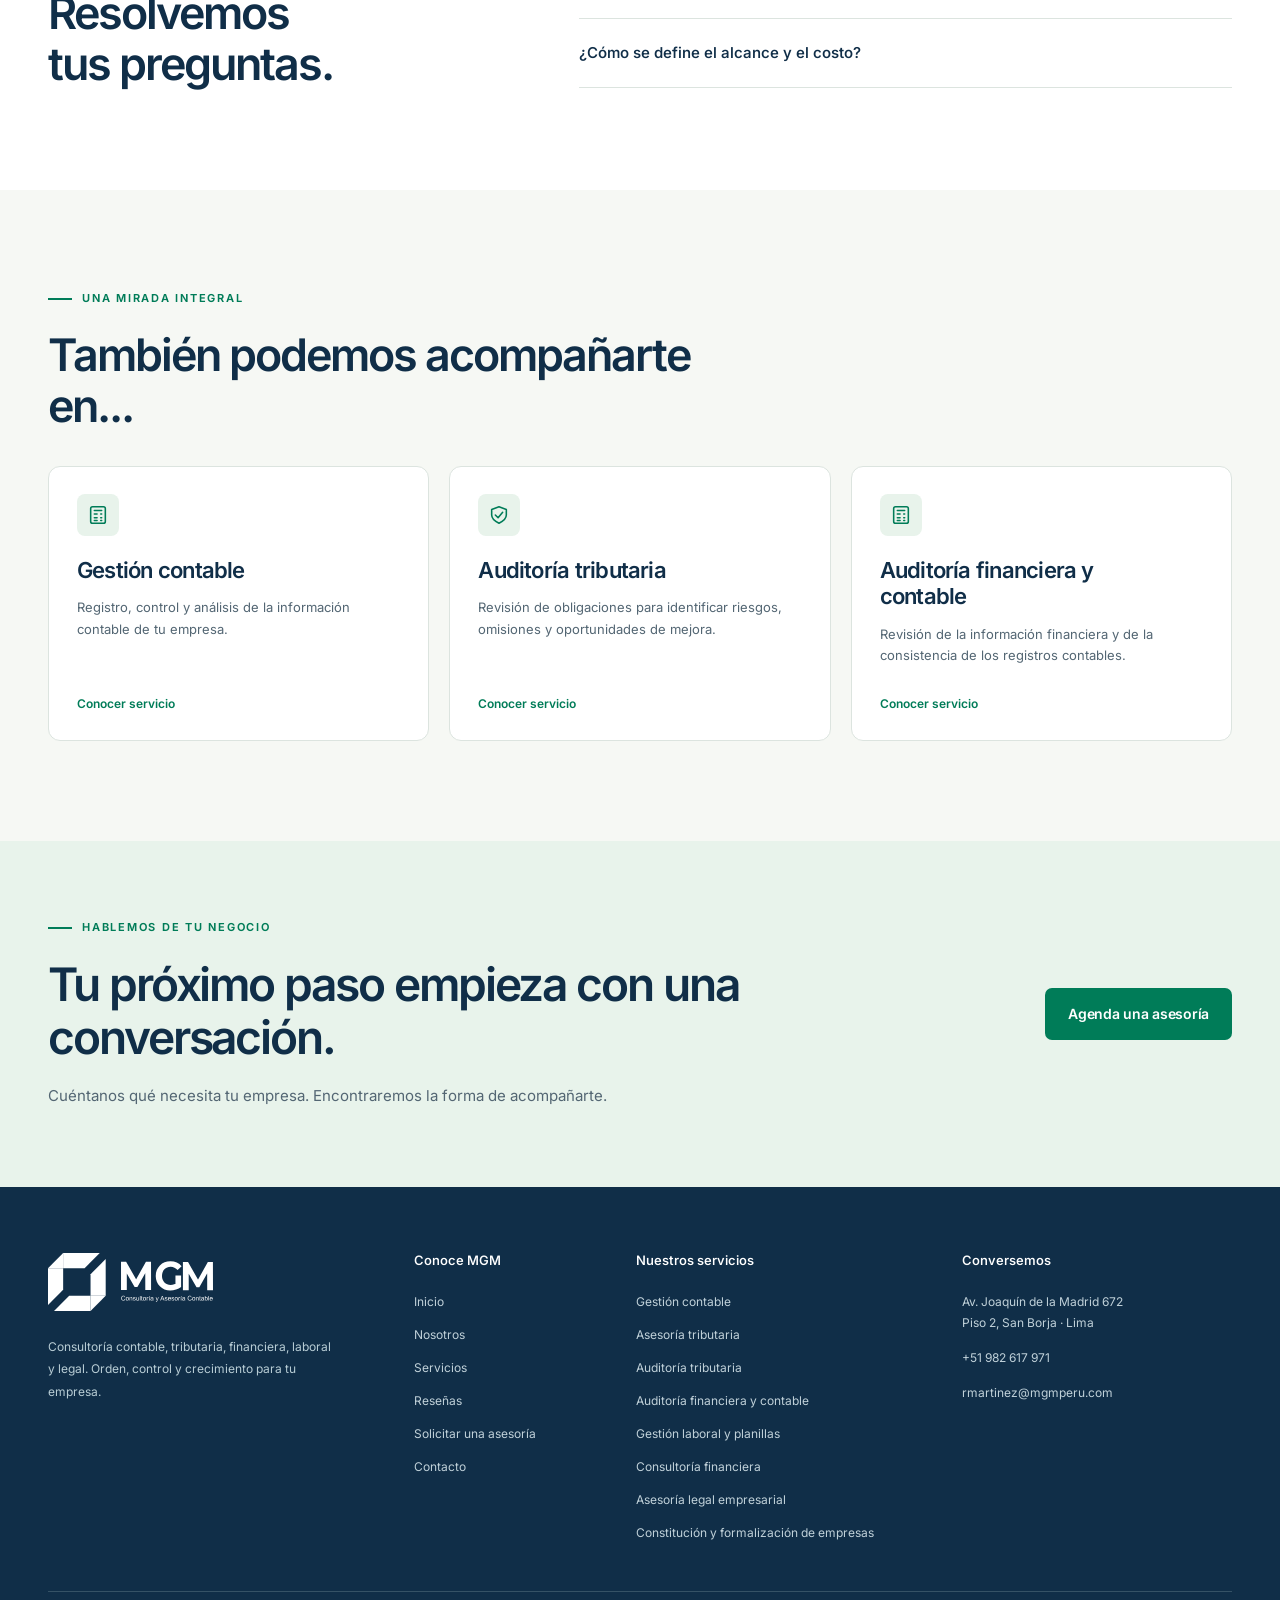
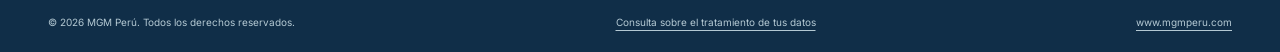
<file: servicios/asesoria-y-auditoria-tributaria.html>
<!DOCTYPE html>
<html lang="es-PE">
  <head>
    <meta charset="utf-8">
    <meta name="viewport" content="width=device-width,initial-scale=1">
    <title>Asesoría tributaria | MGM Perú</title>
    <meta name="description" content="Servicio especializado en cumplimiento tributario, prevención de contingencias y atención de procedimientos ante SUNAT. Solicita una asesoría con MGM Perú.">
    <meta name="robots" content="noindex,nofollow">
    <link rel="stylesheet" href="../assets/css/estilos.css">
  </head>
  <body>
    <div class="mgm" data-mgm-page="asesoria-y-auditoria-tributaria">
      <a class="m-skip" href="#mgm-contenido">Ir al contenido</a>
      <header class="m-header">
        <div class="m-container m-header-inner">
          <a class="m-logo" href="../index.html" aria-label="MGM Perú, inicio">
            <img src="../assets/img/marca/logo-mgm.svg" alt="MGM Perú" class="" loading="eager" decoding="async">
          </a>
          <nav class="m-nav" aria-label="Navegación principal">
            <a class="m-nav-link" href="../index.html">Inicio</a>
            <a class="m-nav-link" href="../nosotros.html">Nosotros</a>
            <details class="m-nav-services">
              <summary class="m-nav-link">Servicios</summary>
              <div class="m-dropdown">
                <a href="gestion-contable.html">Gestión contable</a>
                <a href="asesoria-y-auditoria-tributaria.html">Asesoría tributaria</a>
                <a href="auditoria-tributaria.html">Auditoría tributaria</a>
                <a href="auditoria-financiera-y-contable.html">Auditoría financiera y contable</a>
                <a href="gestion-de-nominas.html">Gestión laboral y planillas</a>
                <a href="consultoria-financiera.html">Consultoría financiera</a>
                <a href="asesoria-legal.html">Asesoría legal empresarial</a>
                <a href="creacion-de-empresa-ruc-20.html">Constitución y formalización de empresas</a>
                <a href="../servicios.html">Ver todos los servicios </a>
              </div>
            </details>
            <a class="m-nav-link" href="../resenas.html">Reseñas</a>
            <a class="m-nav-link" href="../contacto.html">Contacto</a>
            <a class="m-btn m-btn-primary" href="../agenda.html" data-mgm-book="1">Agenda una asesoría</a>
          </nav>
          <button type="button" class="m-menu-button" aria-label="Abrir menú" aria-expanded="false" aria-controls="mgm-navegacion-movil" data-mgm-menu="1">
            <svg xmlns="http://www.w3.org/2000/svg" viewbox="0 0 24 24" aria-hidden="true">
              <path d="M4 6h16M4 12h16M4 18h16"></path>
            </svg>
          </button>
        </div>
        <nav id="mgm-navegacion-movil" class="m-mobile-nav" aria-label="Navegación móvil" data-mgm-mobile="1" hidden>
          <a href="../index.html">Inicio</a>
          <a href="../nosotros.html">Nosotros</a>
          <details>
            <summary>Servicios</summary>
            <a href="gestion-contable.html">Gestión contable</a>
            <a href="asesoria-y-auditoria-tributaria.html">Asesoría tributaria</a>
            <a href="auditoria-tributaria.html">Auditoría tributaria</a>
            <a href="auditoria-financiera-y-contable.html">Auditoría financiera y contable</a>
            <a href="gestion-de-nominas.html">Gestión laboral y planillas</a>
            <a href="consultoria-financiera.html">Consultoría financiera</a>
            <a href="asesoria-legal.html">Asesoría legal empresarial</a>
            <a href="creacion-de-empresa-ruc-20.html">Constitución y formalización de empresas</a>
            <a href="../servicios.html">Ver todos los servicios</a>
          </details>
          <a href="../resenas.html">Reseñas</a>
          <a href="../contacto.html">Contacto</a>
          <a class="m-btn m-btn-primary" href="../agenda.html" data-mgm-book="1">Agenda una asesoría</a>
        </nav>
      </header>
      <section class="m-promo" data-mgm-promotion="1" aria-label="Campaña vigente" hidden>
        <div class="m-container m-promo-inner">
          <div>
            <strong data-promo-title="1"></strong>
            <p data-promo-description="1"></p>
          </div>
          <a class="m-btn m-btn-primary" href="../agenda.html" data-mgm-book="1">Consultar campaña</a>
        </div>
      </section>
      <main id="mgm-contenido" tabindex="-1">
        <section class="m-page-intro">
          <div class="m-container">
            <nav class="m-breadcrumb" aria-label="Ruta de navegación">
              <a href="../index.html">Inicio</a>
              <span aria-hidden="true">/</span>
              <a href="../servicios.html">Servicios</a>
              <span aria-hidden="true">/</span>
              <span aria-current="page">Asesoría tributaria</span>
            </nav>
            <h1>Cumplimiento fiscal con enfoque preventivo.</h1>
            <p class="m-lead">Servicio especializado en cumplimiento tributario, prevención de contingencias y atención de procedimientos ante SUNAT.</p>
            <div class="m-actions">
              <a class="m-btn m-btn-primary" href="../agenda.html?servicio=asesoria-y-auditoria-tributaria" data-mgm-book="1">Consultar este servicio</a>
            </div>
          </div>
        </section>
        <section class="m-section">
          <div class="m-container m-detail-grid">
            <div class="m-detail-copy">
              <span class="m-eyebrow">Asesoría tributaria</span>
              <h2 class="m-heading">Objetivo del servicio.</h2>
              <p class="m-body">Reducir riesgos tributarios y fortalecer el cumplimiento fiscal de la empresa.</p>
              <p class="m-body">En una primera conversación revisamos tu situación y definimos contigo las necesidades, el alcance y la forma de trabajo.</p>
              <div class="m-actions">
                <a class="m-text-link" href="https://wa.me/51982617971" target="_blank" rel="noopener noreferrer" data-mgm-whatsapp="Hola MGM, quisiera información sobre asesoría tributaria.">Hablar por WhatsApp</a>
              </div>
            </div>
            <aside class="m-includes">
              <h3>¿Cómo podemos ayudarte?</h3>
              <ul class="m-check-list">
                <li>
                  <svg xmlns="http://www.w3.org/2000/svg" viewbox="0 0 24 24" aria-hidden="true">
                    <path d="m5 12 4 4L19 6"></path>
                  </svg>
                  <span>Declaraciones mensuales.</span>
                </li>
                <li>
                  <svg xmlns="http://www.w3.org/2000/svg" viewbox="0 0 24 24" aria-hidden="true">
                    <path d="m5 12 4 4L19 6"></path>
                  </svg>
                  <span>Revisión de IGV y renta.</span>
                </li>
                <li>
                  <svg xmlns="http://www.w3.org/2000/svg" viewbox="0 0 24 24" aria-hidden="true">
                    <path d="m5 12 4 4L19 6"></path>
                  </svg>
                  <span>Planeamiento tributario.</span>
                </li>
                <li>
                  <svg xmlns="http://www.w3.org/2000/svg" viewbox="0 0 24 24" aria-hidden="true">
                    <path d="m5 12 4 4L19 6"></path>
                  </svg>
                  <span>Detracciones, retenciones y percepciones.</span>
                </li>
                <li>
                  <svg xmlns="http://www.w3.org/2000/svg" viewbox="0 0 24 24" aria-hidden="true">
                    <path d="m5 12 4 4L19 6"></path>
                  </svg>
                  <span>Atención de cartas inductivas, esquelas y fiscalizaciones.</span>
                </li>
                <li>
                  <svg xmlns="http://www.w3.org/2000/svg" viewbox="0 0 24 24" aria-hidden="true">
                    <path d="m5 12 4 4L19 6"></path>
                  </svg>
                  <span>Informes tributarios especializados.</span>
                </li>
              </ul>
            </aside>
          </div>
        </section>
        <section class="m-section m-dark">
          <div class="m-container">
            <span class="m-eyebrow">ASÍ TRABAJAMOS CONTIGO</span>
            <h2 class="m-heading m-process-heading">Una conversación.<br>Un plan. Un equipo contigo.</h2>
            <div class="m-process">
              <article class="m-process-step">
                <span>01</span>
                <h3>Te escuchamos.</h3>
                <p>Conocemos tu actividad, tus prioridades y los desafíos que necesitas resolver.</p>
              </article>
              <article class="m-process-step">
                <span>02</span>
                <h3>Definimos el camino.</h3>
                <p>Planteamos el alcance de los servicios y una forma de trabajo acorde a tu empresa.</p>
              </article>
              <article class="m-process-step">
                <span>03</span>
                <h3>Te acompañamos.</h3>
                <p>Organizamos la gestión y mantenemos una comunicación cercana para tus decisiones.</p>
              </article>
            </div>
          </div>
        </section>
        <section class="m-section">
          <div class="m-container m-faq-grid">
            <div>
              <span class="m-eyebrow">ANTES DE EMPEZAR</span>
              <h2 class="m-heading">Resolvemos<br>tus preguntas.</h2>
            </div>
            <div class="m-faq-list">
              <details>
                <summary>¿Atienden procedimientos ante SUNAT?</summary>
                <p>El servicio contempla atención de cartas inductivas, esquelas y fiscalizaciones, además de informes tributarios especializados.</p>
              </details>
              <details>
                <summary>¿Cómo se define el alcance y el costo?</summary>
                <p>El alcance se plantea a partir de las necesidades y la situación de tu empresa. MGM te confirmará las condiciones del servicio antes de iniciar.</p>
              </details>
            </div>
          </div>
        </section>
        <section class="m-section m-soft">
          <div class="m-container">
            <span class="m-eyebrow">UNA MIRADA INTEGRAL</span>
            <h2 class="m-heading">También podemos acompañarte en...</h2>
            <div class="m-related-grid">
              <article class="m-service-card">
                <span class="m-service-icon">
                  <svg xmlns="http://www.w3.org/2000/svg" viewbox="0 0 24 24" aria-hidden="true">
                    <rect x="4" y="3" width="16" height="18" rx="2"></rect>
                    <path d="M8 7h8M8 11h3M15 11h1M8 15h3M15 15h1M8 18h3M15 18h1"></path>
                  </svg>
                </span>
                <h3>Gestión contable</h3>
                <p>Registro, control y análisis de la información contable de tu empresa.</p>
                <a class="m-text-link" href="gestion-contable.html">Conocer servicio</a>
              </article>
              <article class="m-service-card">
                <span class="m-service-icon">
                  <svg xmlns="http://www.w3.org/2000/svg" viewbox="0 0 24 24" aria-hidden="true">
                    <path d="m12 3 8 3v6c0 5-8 9-8 9s-8-4-8-9V6l8-3Z"></path>
                    <path d="m8 12 3 3 5-6"></path>
                  </svg>
                </span>
                <h3>Auditoría tributaria</h3>
                <p>Revisión de obligaciones para identificar riesgos, omisiones y oportunidades de mejora.</p>
                <a class="m-text-link" href="auditoria-tributaria.html">Conocer servicio</a>
              </article>
              <article class="m-service-card">
                <span class="m-service-icon">
                  <svg xmlns="http://www.w3.org/2000/svg" viewbox="0 0 24 24" aria-hidden="true">
                    <rect x="4" y="3" width="16" height="18" rx="2"></rect>
                    <path d="M8 7h8M8 11h3M15 11h1M8 15h3M15 15h1M8 18h3M15 18h1"></path>
                  </svg>
                </span>
                <h3>Auditoría financiera y contable</h3>
                <p>Revisión de la información financiera y de la consistencia de los registros contables.</p>
                <a class="m-text-link" href="auditoria-financiera-y-contable.html">Conocer servicio</a>
              </article>
            </div>
          </div>
        </section>
        <section class="m-cta">
          <div class="m-container m-cta-inner">
            <div>
              <span class="m-eyebrow">HABLEMOS DE TU NEGOCIO</span>
              <h2>Tu próximo paso empieza con una conversación.</h2>
              <p>Cuéntanos qué necesita tu empresa. Encontraremos la forma de acompañarte.</p>
            </div>
            <a class="m-btn m-btn-primary" href="../agenda.html" data-mgm-book="1">Agenda una asesoría</a>
          </div>
        </section>
      </main>
      <footer class="m-footer">
        <div class="m-container">
          <div class="m-footer-grid">
            <div>
              <img src="../assets/img/marca/logo-mgm-blanco.svg" alt="MGM Perú" class="m-footer-logo" loading="lazy" decoding="async">
              <p class="m-footer-description">Consultoría contable, tributaria, financiera, laboral y legal. Orden, control y crecimiento para tu empresa.</p>
            </div>
            <div>
              <h3>Conoce MGM</h3>
              <ul>
                <li>
                  <a href="../index.html">Inicio</a>
                </li>
                <li>
                  <a href="../nosotros.html">Nosotros</a>
                </li>
                <li>
                  <a href="../servicios.html">Servicios</a>
                </li>
                <li>
                  <a href="../resenas.html">Reseñas</a>
                </li>
                <li>
                  <a href="../agenda.html">Solicitar una asesoría</a>
                </li>
                <li>
                  <a href="../contacto.html">Contacto</a>
                </li>
              </ul>
            </div>
            <div>
              <h3>Nuestros servicios</h3>
              <ul>
                <li>
                  <a href="gestion-contable.html">Gestión contable</a>
                </li>
                <li>
                  <a href="asesoria-y-auditoria-tributaria.html">Asesoría tributaria</a>
                </li>
                <li>
                  <a href="auditoria-tributaria.html">Auditoría tributaria</a>
                </li>
                <li>
                  <a href="auditoria-financiera-y-contable.html">Auditoría financiera y contable</a>
                </li>
                <li>
                  <a href="gestion-de-nominas.html">Gestión laboral y planillas</a>
                </li>
                <li>
                  <a href="consultoria-financiera.html">Consultoría financiera</a>
                </li>
                <li>
                  <a href="asesoria-legal.html">Asesoría legal empresarial</a>
                </li>
                <li>
                  <a href="creacion-de-empresa-ruc-20.html">Constitución y formalización de empresas</a>
                </li>
              </ul>
            </div>
            <div>
              <h3>Conversemos</h3>
              <address class="m-contact-line">Av. Joaquín de la Madrid 672<br>Piso 2, San Borja · Lima</address>
              <p class="m-contact-line">
                <a href="tel:+51982617971">+51 982 617 971</a>
              </p>
              <p class="m-contact-line">
                <a href="mailto:rmartinez@mgmperu.com">rmartinez@mgmperu.com</a>
              </p>
            </div>
          </div>
          <div class="m-footer-bottom">
            <span>© 2026 MGM Perú. Todos los derechos reservados.</span>
            <a href="mailto:rmartinez@mgmperu.com?subject=Consulta%20sobre%20mis%20datos">Consulta sobre el tratamiento de tus datos</a>
            <a href="https://www.mgmperu.com/">www.mgmperu.com</a>
          </div>
        </div>
      </footer>
      <a class="m-floating-wa" href="https://wa.me/51982617971" aria-label="Contactar a MGM por WhatsApp" target="_blank" rel="noopener noreferrer" data-mgm-whatsapp="Hola MGM, quisiera información sobre sus servicios.">
        <svg xmlns="http://www.w3.org/2000/svg" viewbox="0 0 24 24" aria-hidden="true">
          <path d="M21 11.5a9 9 0 0 1-13 8L3 21l1.5-5A9 9 0 1 1 21 11.5Z"></path>
          <path d="m8 7 2 1 1 3-1 1a10 10 0 0 0 2 2l1-1 3 1 1 2c-1 2-3 2-5 1-3-1-6-4-6-7 0-1 1-3 2-3Z"></path>
        </svg>
      </a>
    </div>
    <script src="../assets/js/config.js"></script>
    <script src="../assets/js/app.js"></script>
  </body>
</html>
</file>
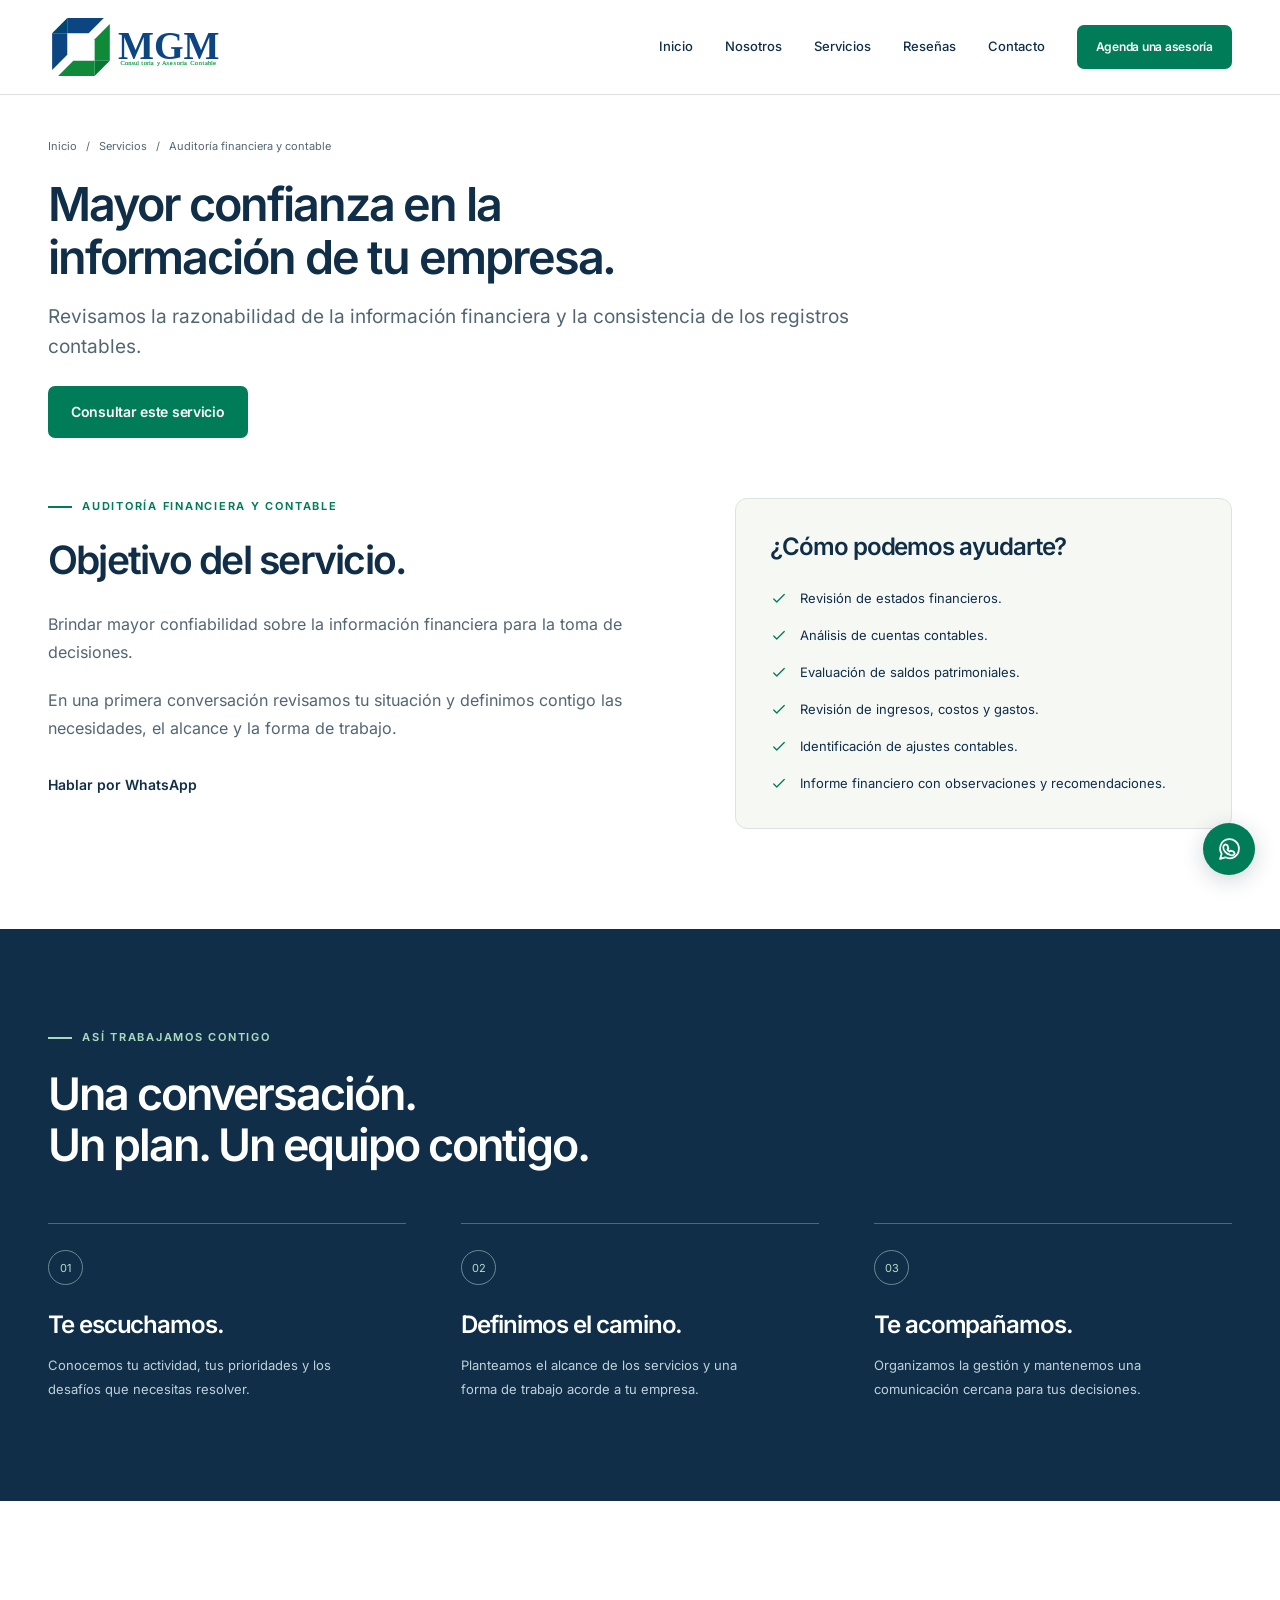
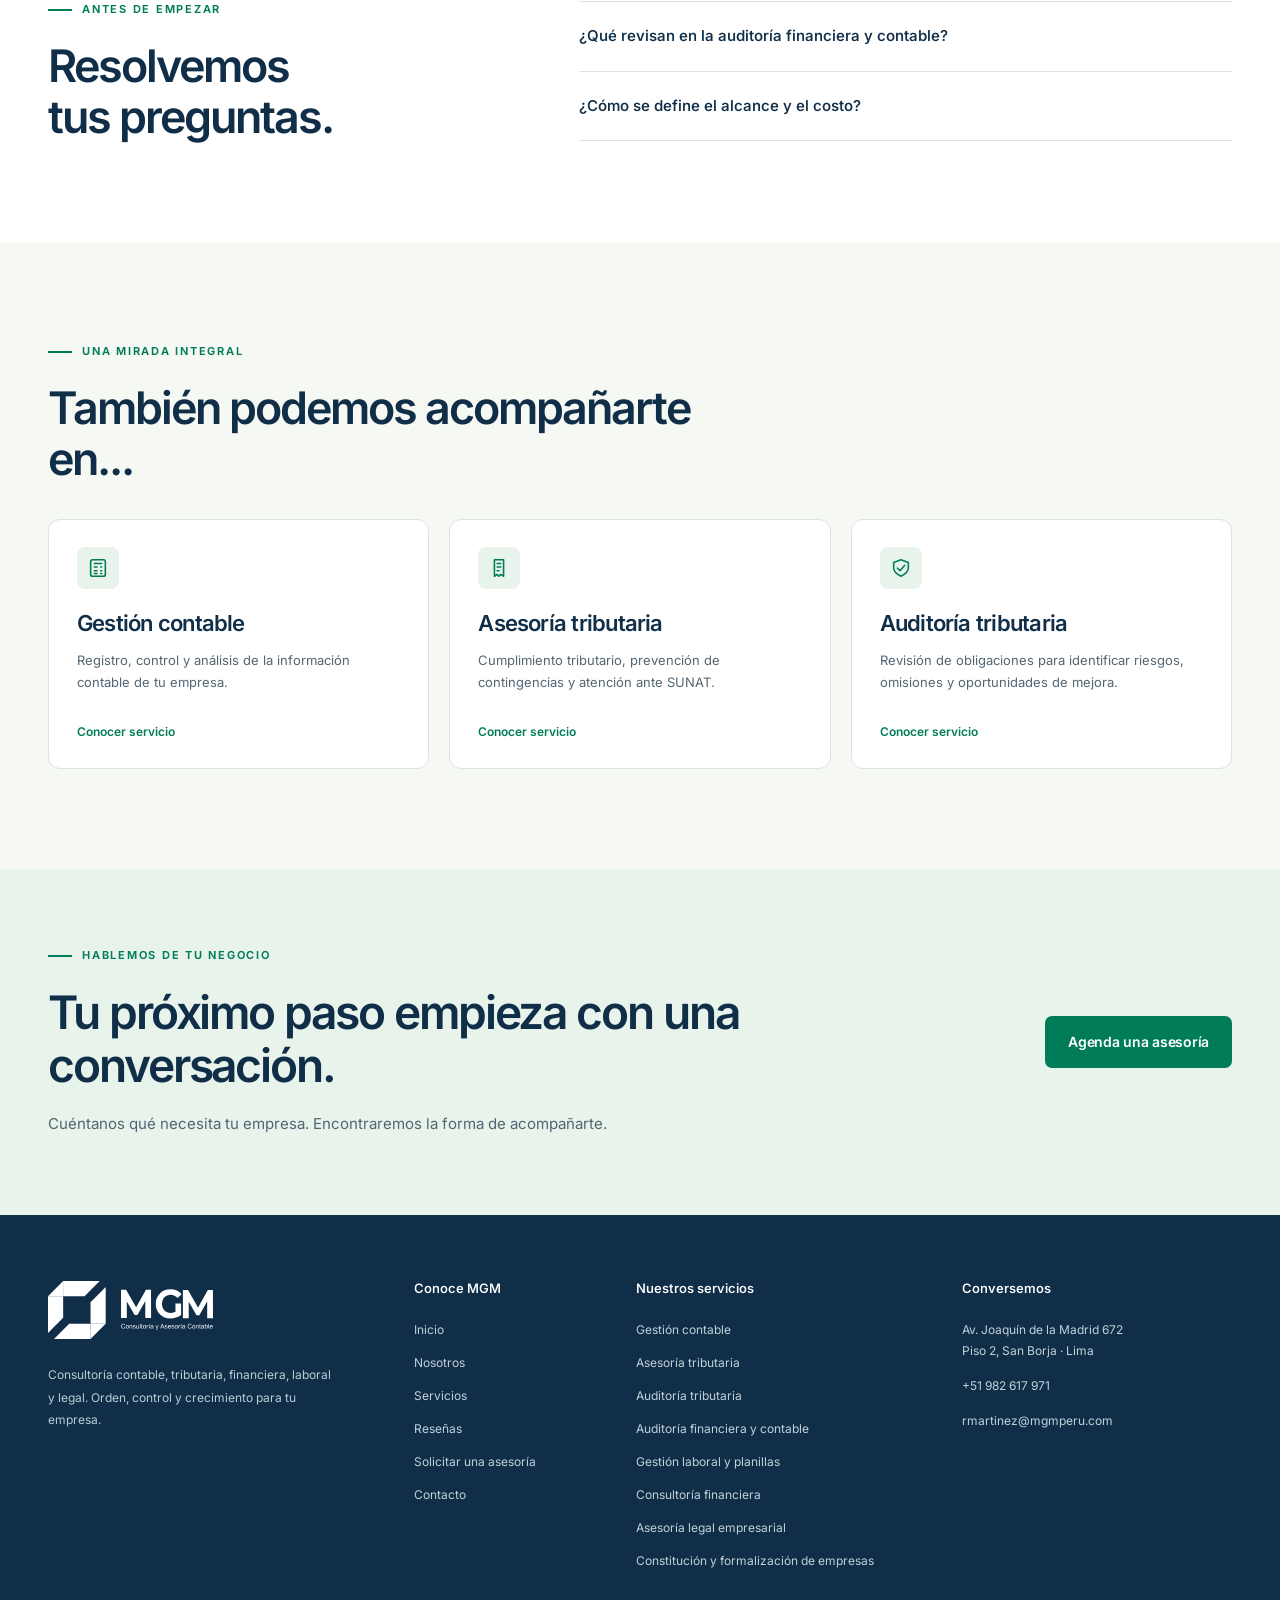
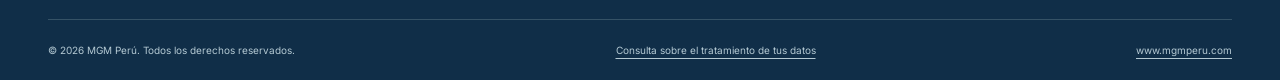
<file: servicios/auditoria-financiera-y-contable.html>
<!DOCTYPE html>
<html lang="es-PE">
  <head>
    <meta charset="utf-8">
    <meta name="viewport" content="width=device-width,initial-scale=1">
    <title>Auditoría financiera y contable | MGM Perú</title>
    <meta name="description" content="Revisamos la razonabilidad de la información financiera y la consistencia de los registros contables. Solicita una asesoría con MGM Perú.">
    <meta name="robots" content="noindex,nofollow">
    <link rel="stylesheet" href="../assets/css/estilos.css">
  </head>
  <body>
    <div class="mgm" data-mgm-page="auditoria-financiera-y-contable">
      <a class="m-skip" href="#mgm-contenido">Ir al contenido</a>
      <header class="m-header">
        <div class="m-container m-header-inner">
          <a class="m-logo" href="../index.html" aria-label="MGM Perú, inicio">
            <img src="../assets/img/marca/logo-mgm.svg" alt="MGM Perú" class="" loading="eager" decoding="async">
          </a>
          <nav class="m-nav" aria-label="Navegación principal">
            <a class="m-nav-link" href="../index.html">Inicio</a>
            <a class="m-nav-link" href="../nosotros.html">Nosotros</a>
            <details class="m-nav-services">
              <summary class="m-nav-link">Servicios</summary>
              <div class="m-dropdown">
                <a href="gestion-contable.html">Gestión contable</a>
                <a href="asesoria-y-auditoria-tributaria.html">Asesoría tributaria</a>
                <a href="auditoria-tributaria.html">Auditoría tributaria</a>
                <a href="auditoria-financiera-y-contable.html">Auditoría financiera y contable</a>
                <a href="gestion-de-nominas.html">Gestión laboral y planillas</a>
                <a href="consultoria-financiera.html">Consultoría financiera</a>
                <a href="asesoria-legal.html">Asesoría legal empresarial</a>
                <a href="creacion-de-empresa-ruc-20.html">Constitución y formalización de empresas</a>
                <a href="../servicios.html">Ver todos los servicios </a>
              </div>
            </details>
            <a class="m-nav-link" href="../resenas.html">Reseñas</a>
            <a class="m-nav-link" href="../contacto.html">Contacto</a>
            <a class="m-btn m-btn-primary" href="../agenda.html" data-mgm-book="1">Agenda una asesoría</a>
          </nav>
          <button type="button" class="m-menu-button" aria-label="Abrir menú" aria-expanded="false" aria-controls="mgm-navegacion-movil" data-mgm-menu="1">
            <svg xmlns="http://www.w3.org/2000/svg" viewbox="0 0 24 24" aria-hidden="true">
              <path d="M4 6h16M4 12h16M4 18h16"></path>
            </svg>
          </button>
        </div>
        <nav id="mgm-navegacion-movil" class="m-mobile-nav" aria-label="Navegación móvil" data-mgm-mobile="1" hidden>
          <a href="../index.html">Inicio</a>
          <a href="../nosotros.html">Nosotros</a>
          <details>
            <summary>Servicios</summary>
            <a href="gestion-contable.html">Gestión contable</a>
            <a href="asesoria-y-auditoria-tributaria.html">Asesoría tributaria</a>
            <a href="auditoria-tributaria.html">Auditoría tributaria</a>
            <a href="auditoria-financiera-y-contable.html">Auditoría financiera y contable</a>
            <a href="gestion-de-nominas.html">Gestión laboral y planillas</a>
            <a href="consultoria-financiera.html">Consultoría financiera</a>
            <a href="asesoria-legal.html">Asesoría legal empresarial</a>
            <a href="creacion-de-empresa-ruc-20.html">Constitución y formalización de empresas</a>
            <a href="../servicios.html">Ver todos los servicios</a>
          </details>
          <a href="../resenas.html">Reseñas</a>
          <a href="../contacto.html">Contacto</a>
          <a class="m-btn m-btn-primary" href="../agenda.html" data-mgm-book="1">Agenda una asesoría</a>
        </nav>
      </header>
      <section class="m-promo" data-mgm-promotion="1" aria-label="Campaña vigente" hidden>
        <div class="m-container m-promo-inner">
          <div>
            <strong data-promo-title="1"></strong>
            <p data-promo-description="1"></p>
          </div>
          <a class="m-btn m-btn-primary" href="../agenda.html" data-mgm-book="1">Consultar campaña</a>
        </div>
      </section>
      <main id="mgm-contenido" tabindex="-1">
        <section class="m-page-intro">
          <div class="m-container">
            <nav class="m-breadcrumb" aria-label="Ruta de navegación">
              <a href="../index.html">Inicio</a>
              <span aria-hidden="true">/</span>
              <a href="../servicios.html">Servicios</a>
              <span aria-hidden="true">/</span>
              <span aria-current="page">Auditoría financiera y contable</span>
            </nav>
            <h1>Mayor confianza en la información de tu empresa.</h1>
            <p class="m-lead">Revisamos la razonabilidad de la información financiera y la consistencia de los registros contables.</p>
            <div class="m-actions">
              <a class="m-btn m-btn-primary" href="../agenda.html?servicio=auditoria-financiera-y-contable" data-mgm-book="1">Consultar este servicio</a>
            </div>
          </div>
        </section>
        <section class="m-section">
          <div class="m-container m-detail-grid">
            <div class="m-detail-copy">
              <span class="m-eyebrow">Auditoría financiera y contable</span>
              <h2 class="m-heading">Objetivo del servicio.</h2>
              <p class="m-body">Brindar mayor confiabilidad sobre la información financiera para la toma de decisiones.</p>
              <p class="m-body">En una primera conversación revisamos tu situación y definimos contigo las necesidades, el alcance y la forma de trabajo.</p>
              <div class="m-actions">
                <a class="m-text-link" href="https://wa.me/51982617971" target="_blank" rel="noopener noreferrer" data-mgm-whatsapp="Hola MGM, quisiera información sobre auditoría financiera y contable.">Hablar por WhatsApp</a>
              </div>
            </div>
            <aside class="m-includes">
              <h3>¿Cómo podemos ayudarte?</h3>
              <ul class="m-check-list">
                <li>
                  <svg xmlns="http://www.w3.org/2000/svg" viewbox="0 0 24 24" aria-hidden="true">
                    <path d="m5 12 4 4L19 6"></path>
                  </svg>
                  <span>Revisión de estados financieros.</span>
                </li>
                <li>
                  <svg xmlns="http://www.w3.org/2000/svg" viewbox="0 0 24 24" aria-hidden="true">
                    <path d="m5 12 4 4L19 6"></path>
                  </svg>
                  <span>Análisis de cuentas contables.</span>
                </li>
                <li>
                  <svg xmlns="http://www.w3.org/2000/svg" viewbox="0 0 24 24" aria-hidden="true">
                    <path d="m5 12 4 4L19 6"></path>
                  </svg>
                  <span>Evaluación de saldos patrimoniales.</span>
                </li>
                <li>
                  <svg xmlns="http://www.w3.org/2000/svg" viewbox="0 0 24 24" aria-hidden="true">
                    <path d="m5 12 4 4L19 6"></path>
                  </svg>
                  <span>Revisión de ingresos, costos y gastos.</span>
                </li>
                <li>
                  <svg xmlns="http://www.w3.org/2000/svg" viewbox="0 0 24 24" aria-hidden="true">
                    <path d="m5 12 4 4L19 6"></path>
                  </svg>
                  <span>Identificación de ajustes contables.</span>
                </li>
                <li>
                  <svg xmlns="http://www.w3.org/2000/svg" viewbox="0 0 24 24" aria-hidden="true">
                    <path d="m5 12 4 4L19 6"></path>
                  </svg>
                  <span>Informe financiero con observaciones y recomendaciones.</span>
                </li>
              </ul>
            </aside>
          </div>
        </section>
        <section class="m-section m-dark">
          <div class="m-container">
            <span class="m-eyebrow">ASÍ TRABAJAMOS CONTIGO</span>
            <h2 class="m-heading m-process-heading">Una conversación.<br>Un plan. Un equipo contigo.</h2>
            <div class="m-process">
              <article class="m-process-step">
                <span>01</span>
                <h3>Te escuchamos.</h3>
                <p>Conocemos tu actividad, tus prioridades y los desafíos que necesitas resolver.</p>
              </article>
              <article class="m-process-step">
                <span>02</span>
                <h3>Definimos el camino.</h3>
                <p>Planteamos el alcance de los servicios y una forma de trabajo acorde a tu empresa.</p>
              </article>
              <article class="m-process-step">
                <span>03</span>
                <h3>Te acompañamos.</h3>
                <p>Organizamos la gestión y mantenemos una comunicación cercana para tus decisiones.</p>
              </article>
            </div>
          </div>
        </section>
        <section class="m-section">
          <div class="m-container m-faq-grid">
            <div>
              <span class="m-eyebrow">ANTES DE EMPEZAR</span>
              <h2 class="m-heading">Resolvemos<br>tus preguntas.</h2>
            </div>
            <div class="m-faq-list">
              <details>
                <summary>¿Qué revisan en la auditoría financiera y contable?</summary>
                <p>Revisamos estados financieros, cuentas y saldos patrimoniales, ingresos, costos y gastos. Identificamos ajustes y elaboramos un informe con observaciones y recomendaciones.</p>
              </details>
              <details>
                <summary>¿Cómo se define el alcance y el costo?</summary>
                <p>El alcance se plantea a partir de las necesidades y la situación de tu empresa. MGM te confirmará las condiciones del servicio antes de iniciar.</p>
              </details>
            </div>
          </div>
        </section>
        <section class="m-section m-soft">
          <div class="m-container">
            <span class="m-eyebrow">UNA MIRADA INTEGRAL</span>
            <h2 class="m-heading">También podemos acompañarte en...</h2>
            <div class="m-related-grid">
              <article class="m-service-card">
                <span class="m-service-icon">
                  <svg xmlns="http://www.w3.org/2000/svg" viewbox="0 0 24 24" aria-hidden="true">
                    <rect x="4" y="3" width="16" height="18" rx="2"></rect>
                    <path d="M8 7h8M8 11h3M15 11h1M8 15h3M15 15h1M8 18h3M15 18h1"></path>
                  </svg>
                </span>
                <h3>Gestión contable</h3>
                <p>Registro, control y análisis de la información contable de tu empresa.</p>
                <a class="m-text-link" href="gestion-contable.html">Conocer servicio</a>
              </article>
              <article class="m-service-card">
                <span class="m-service-icon">
                  <svg xmlns="http://www.w3.org/2000/svg" viewbox="0 0 24 24" aria-hidden="true">
                    <path d="M7 3h10v18l-3-2-2 2-2-2-3 2V3Z"></path>
                    <path d="M10 7h4M10 11h4M10 15h2"></path>
                  </svg>
                </span>
                <h3>Asesoría tributaria</h3>
                <p>Cumplimiento tributario, prevención de contingencias y atención ante SUNAT.</p>
                <a class="m-text-link" href="asesoria-y-auditoria-tributaria.html">Conocer servicio</a>
              </article>
              <article class="m-service-card">
                <span class="m-service-icon">
                  <svg xmlns="http://www.w3.org/2000/svg" viewbox="0 0 24 24" aria-hidden="true">
                    <path d="m12 3 8 3v6c0 5-8 9-8 9s-8-4-8-9V6l8-3Z"></path>
                    <path d="m8 12 3 3 5-6"></path>
                  </svg>
                </span>
                <h3>Auditoría tributaria</h3>
                <p>Revisión de obligaciones para identificar riesgos, omisiones y oportunidades de mejora.</p>
                <a class="m-text-link" href="auditoria-tributaria.html">Conocer servicio</a>
              </article>
            </div>
          </div>
        </section>
        <section class="m-cta">
          <div class="m-container m-cta-inner">
            <div>
              <span class="m-eyebrow">HABLEMOS DE TU NEGOCIO</span>
              <h2>Tu próximo paso empieza con una conversación.</h2>
              <p>Cuéntanos qué necesita tu empresa. Encontraremos la forma de acompañarte.</p>
            </div>
            <a class="m-btn m-btn-primary" href="../agenda.html" data-mgm-book="1">Agenda una asesoría</a>
          </div>
        </section>
      </main>
      <footer class="m-footer">
        <div class="m-container">
          <div class="m-footer-grid">
            <div>
              <img src="../assets/img/marca/logo-mgm-blanco.svg" alt="MGM Perú" class="m-footer-logo" loading="lazy" decoding="async">
              <p class="m-footer-description">Consultoría contable, tributaria, financiera, laboral y legal. Orden, control y crecimiento para tu empresa.</p>
            </div>
            <div>
              <h3>Conoce MGM</h3>
              <ul>
                <li>
                  <a href="../index.html">Inicio</a>
                </li>
                <li>
                  <a href="../nosotros.html">Nosotros</a>
                </li>
                <li>
                  <a href="../servicios.html">Servicios</a>
                </li>
                <li>
                  <a href="../resenas.html">Reseñas</a>
                </li>
                <li>
                  <a href="../agenda.html">Solicitar una asesoría</a>
                </li>
                <li>
                  <a href="../contacto.html">Contacto</a>
                </li>
              </ul>
            </div>
            <div>
              <h3>Nuestros servicios</h3>
              <ul>
                <li>
                  <a href="gestion-contable.html">Gestión contable</a>
                </li>
                <li>
                  <a href="asesoria-y-auditoria-tributaria.html">Asesoría tributaria</a>
                </li>
                <li>
                  <a href="auditoria-tributaria.html">Auditoría tributaria</a>
                </li>
                <li>
                  <a href="auditoria-financiera-y-contable.html">Auditoría financiera y contable</a>
                </li>
                <li>
                  <a href="gestion-de-nominas.html">Gestión laboral y planillas</a>
                </li>
                <li>
                  <a href="consultoria-financiera.html">Consultoría financiera</a>
                </li>
                <li>
                  <a href="asesoria-legal.html">Asesoría legal empresarial</a>
                </li>
                <li>
                  <a href="creacion-de-empresa-ruc-20.html">Constitución y formalización de empresas</a>
                </li>
              </ul>
            </div>
            <div>
              <h3>Conversemos</h3>
              <address class="m-contact-line">Av. Joaquín de la Madrid 672<br>Piso 2, San Borja · Lima</address>
              <p class="m-contact-line">
                <a href="tel:+51982617971">+51 982 617 971</a>
              </p>
              <p class="m-contact-line">
                <a href="mailto:rmartinez@mgmperu.com">rmartinez@mgmperu.com</a>
              </p>
            </div>
          </div>
          <div class="m-footer-bottom">
            <span>© 2026 MGM Perú. Todos los derechos reservados.</span>
            <a href="mailto:rmartinez@mgmperu.com?subject=Consulta%20sobre%20mis%20datos">Consulta sobre el tratamiento de tus datos</a>
            <a href="https://www.mgmperu.com/">www.mgmperu.com</a>
          </div>
        </div>
      </footer>
      <a class="m-floating-wa" href="https://wa.me/51982617971" aria-label="Contactar a MGM por WhatsApp" target="_blank" rel="noopener noreferrer" data-mgm-whatsapp="Hola MGM, quisiera información sobre sus servicios.">
        <svg xmlns="http://www.w3.org/2000/svg" viewbox="0 0 24 24" aria-hidden="true">
          <path d="M21 11.5a9 9 0 0 1-13 8L3 21l1.5-5A9 9 0 1 1 21 11.5Z"></path>
          <path d="m8 7 2 1 1 3-1 1a10 10 0 0 0 2 2l1-1 3 1 1 2c-1 2-3 2-5 1-3-1-6-4-6-7 0-1 1-3 2-3Z"></path>
        </svg>
      </a>
    </div>
    <script src="../assets/js/config.js"></script>
    <script src="../assets/js/app.js"></script>
  </body>
</html>
</file>
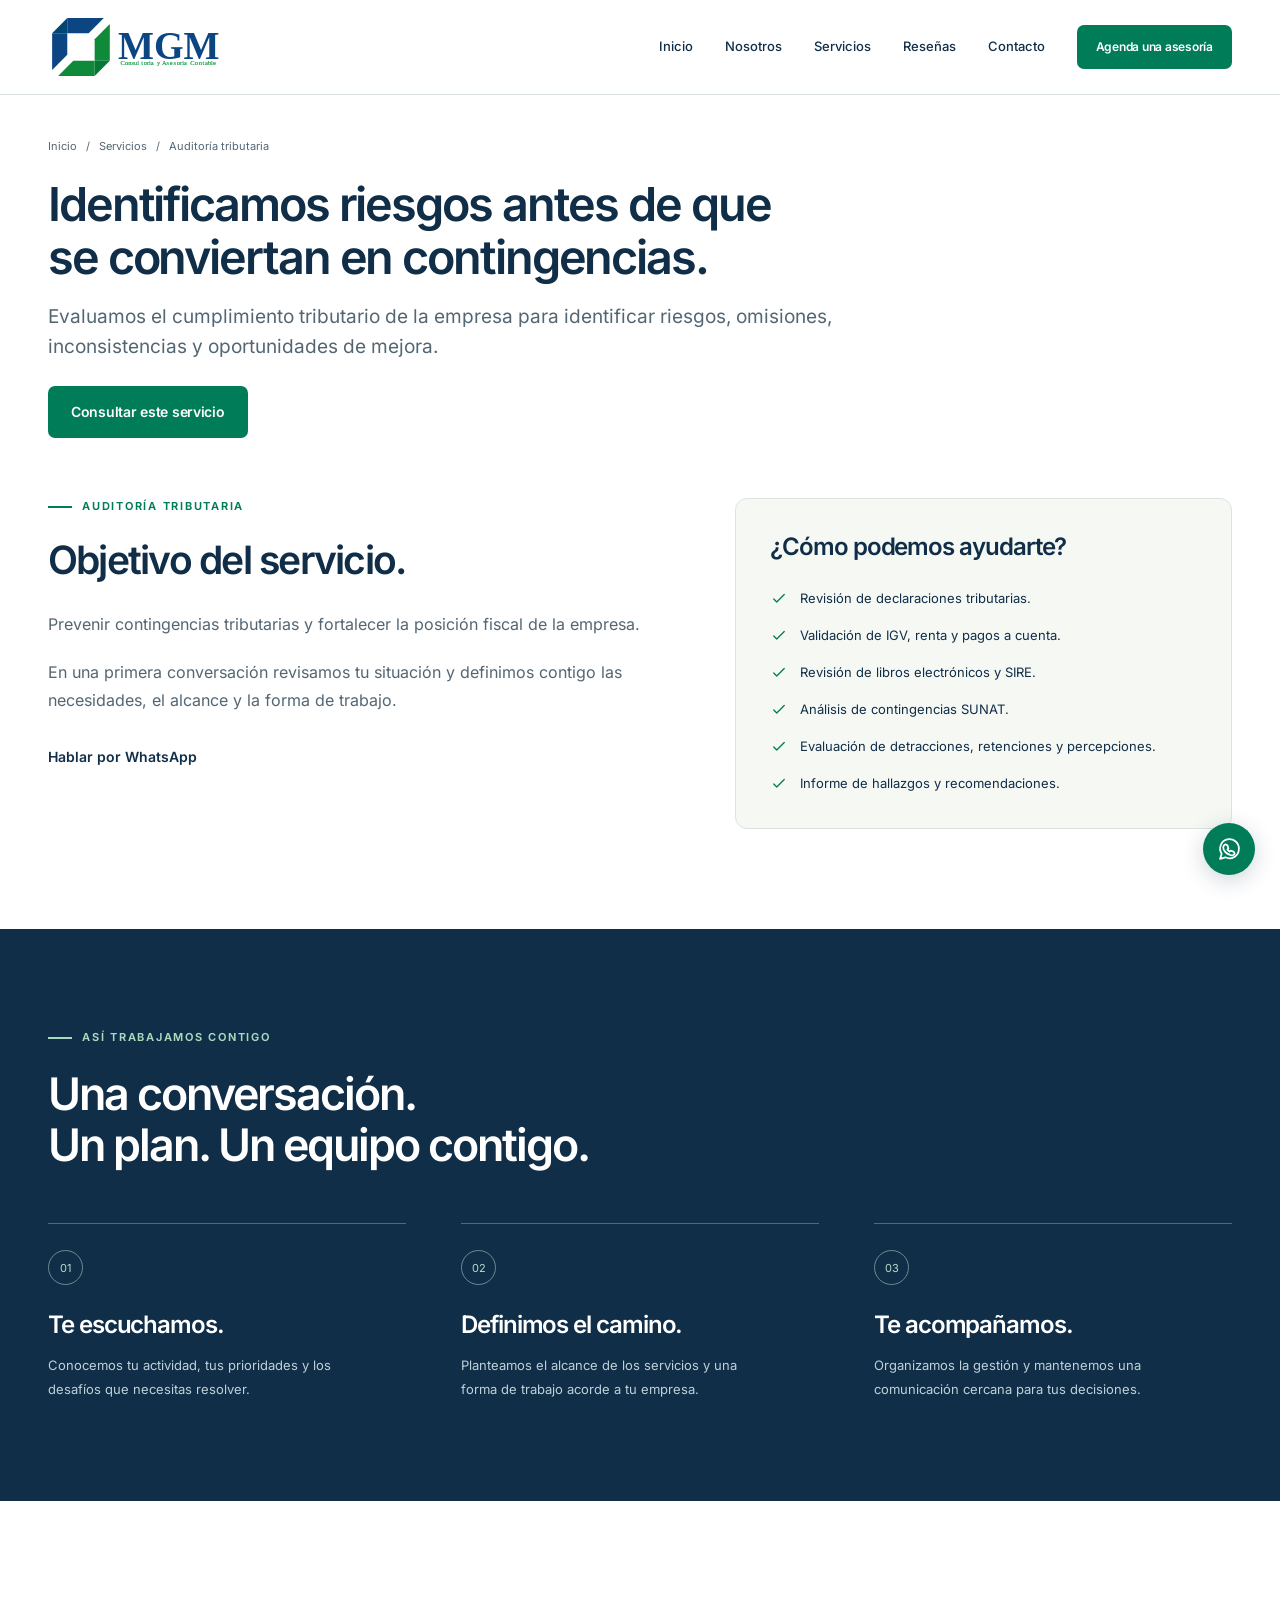
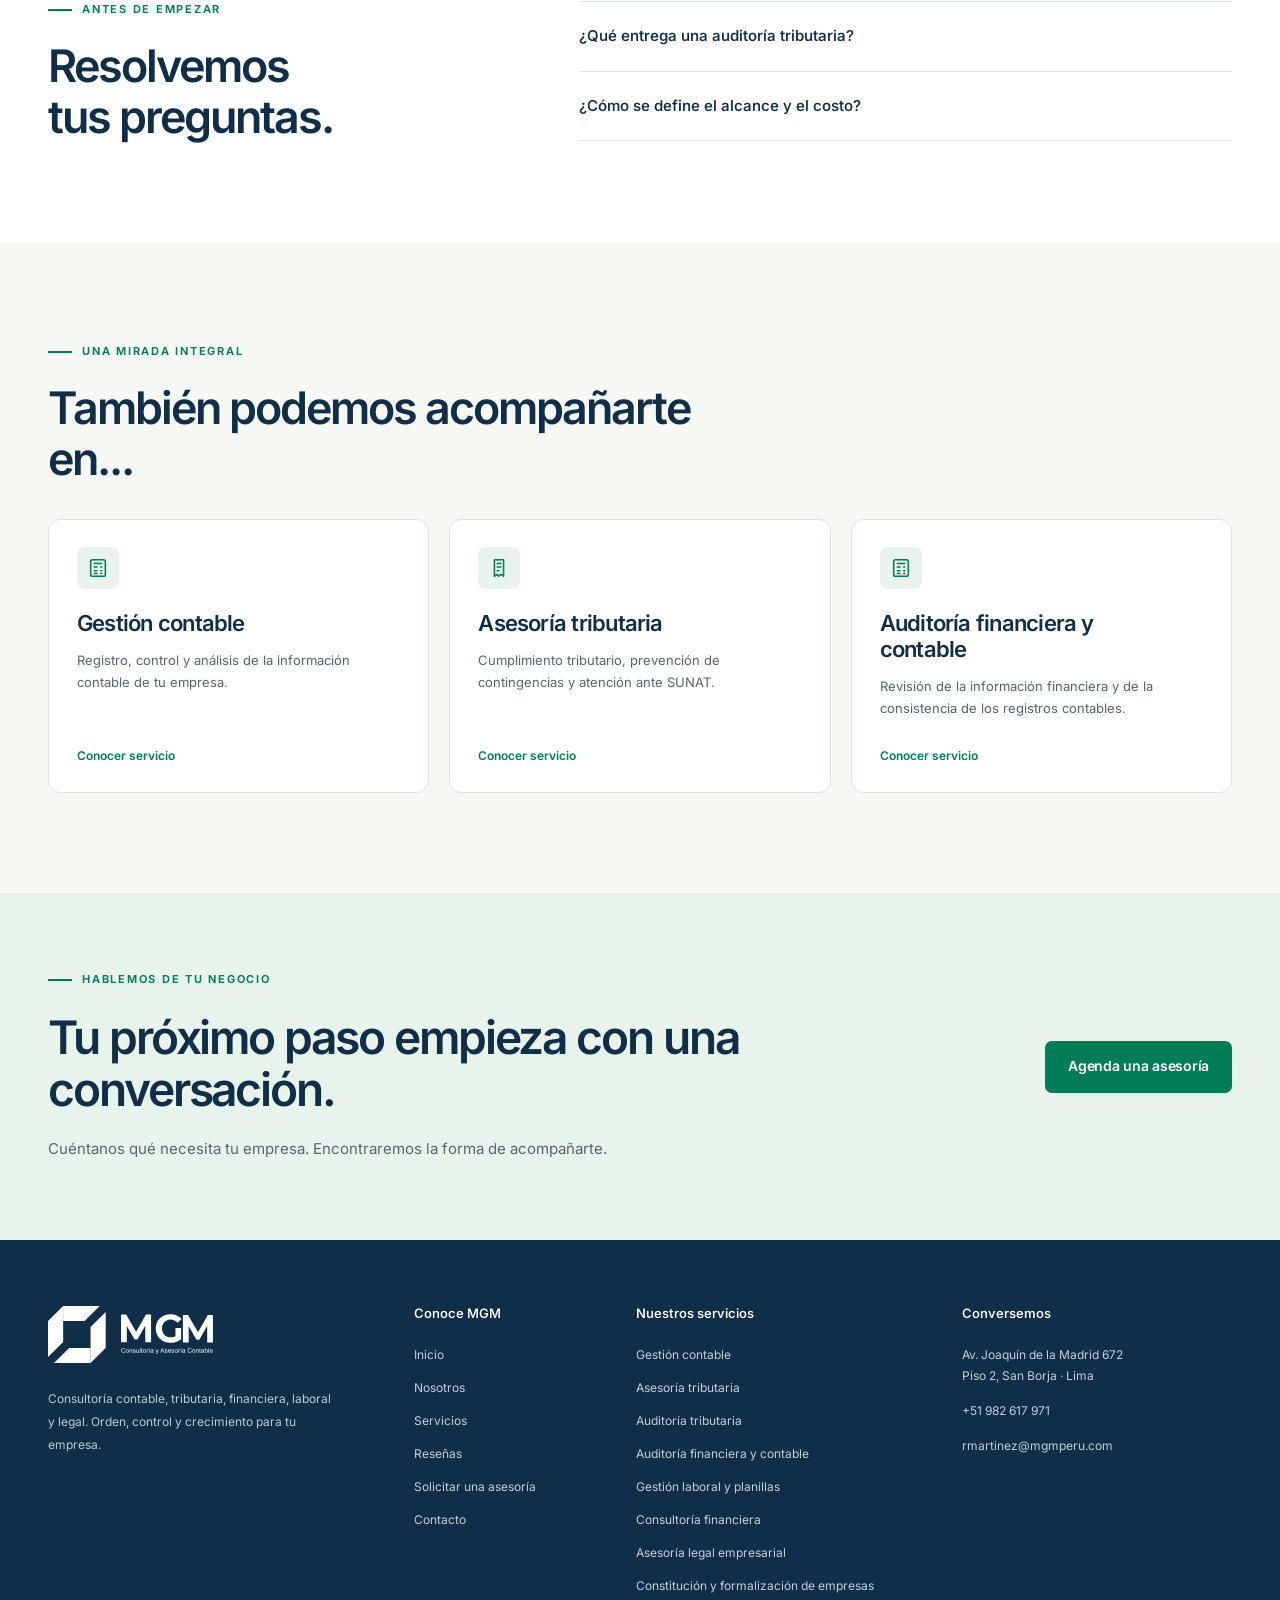
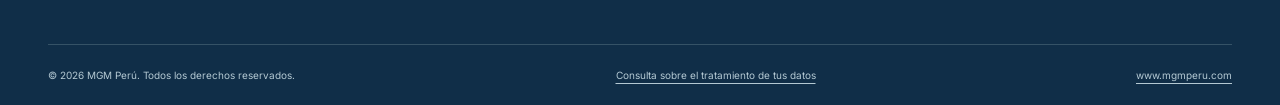
<file: servicios/auditoria-tributaria.html>
<!DOCTYPE html>
<html lang="es-PE">
  <head>
    <meta charset="utf-8">
    <meta name="viewport" content="width=device-width,initial-scale=1">
    <title>Auditoría tributaria | MGM Perú</title>
    <meta name="description" content="Evaluamos el cumplimiento tributario de la empresa para identificar riesgos, omisiones, inconsistencias y oportunidades de mejora. Solicita una asesoría con MGM Perú.">
    <meta name="robots" content="noindex,nofollow">
    <link rel="stylesheet" href="../assets/css/estilos.css">
  </head>
  <body>
    <div class="mgm" data-mgm-page="auditoria-tributaria">
      <a class="m-skip" href="#mgm-contenido">Ir al contenido</a>
      <header class="m-header">
        <div class="m-container m-header-inner">
          <a class="m-logo" href="../index.html" aria-label="MGM Perú, inicio">
            <img src="../assets/img/marca/logo-mgm.svg" alt="MGM Perú" class="" loading="eager" decoding="async">
          </a>
          <nav class="m-nav" aria-label="Navegación principal">
            <a class="m-nav-link" href="../index.html">Inicio</a>
            <a class="m-nav-link" href="../nosotros.html">Nosotros</a>
            <details class="m-nav-services">
              <summary class="m-nav-link">Servicios</summary>
              <div class="m-dropdown">
                <a href="gestion-contable.html">Gestión contable</a>
                <a href="asesoria-y-auditoria-tributaria.html">Asesoría tributaria</a>
                <a href="auditoria-tributaria.html">Auditoría tributaria</a>
                <a href="auditoria-financiera-y-contable.html">Auditoría financiera y contable</a>
                <a href="gestion-de-nominas.html">Gestión laboral y planillas</a>
                <a href="consultoria-financiera.html">Consultoría financiera</a>
                <a href="asesoria-legal.html">Asesoría legal empresarial</a>
                <a href="creacion-de-empresa-ruc-20.html">Constitución y formalización de empresas</a>
                <a href="../servicios.html">Ver todos los servicios </a>
              </div>
            </details>
            <a class="m-nav-link" href="../resenas.html">Reseñas</a>
            <a class="m-nav-link" href="../contacto.html">Contacto</a>
            <a class="m-btn m-btn-primary" href="../agenda.html" data-mgm-book="1">Agenda una asesoría</a>
          </nav>
          <button type="button" class="m-menu-button" aria-label="Abrir menú" aria-expanded="false" aria-controls="mgm-navegacion-movil" data-mgm-menu="1">
            <svg xmlns="http://www.w3.org/2000/svg" viewbox="0 0 24 24" aria-hidden="true">
              <path d="M4 6h16M4 12h16M4 18h16"></path>
            </svg>
          </button>
        </div>
        <nav id="mgm-navegacion-movil" class="m-mobile-nav" aria-label="Navegación móvil" data-mgm-mobile="1" hidden>
          <a href="../index.html">Inicio</a>
          <a href="../nosotros.html">Nosotros</a>
          <details>
            <summary>Servicios</summary>
            <a href="gestion-contable.html">Gestión contable</a>
            <a href="asesoria-y-auditoria-tributaria.html">Asesoría tributaria</a>
            <a href="auditoria-tributaria.html">Auditoría tributaria</a>
            <a href="auditoria-financiera-y-contable.html">Auditoría financiera y contable</a>
            <a href="gestion-de-nominas.html">Gestión laboral y planillas</a>
            <a href="consultoria-financiera.html">Consultoría financiera</a>
            <a href="asesoria-legal.html">Asesoría legal empresarial</a>
            <a href="creacion-de-empresa-ruc-20.html">Constitución y formalización de empresas</a>
            <a href="../servicios.html">Ver todos los servicios</a>
          </details>
          <a href="../resenas.html">Reseñas</a>
          <a href="../contacto.html">Contacto</a>
          <a class="m-btn m-btn-primary" href="../agenda.html" data-mgm-book="1">Agenda una asesoría</a>
        </nav>
      </header>
      <section class="m-promo" data-mgm-promotion="1" aria-label="Campaña vigente" hidden>
        <div class="m-container m-promo-inner">
          <div>
            <strong data-promo-title="1"></strong>
            <p data-promo-description="1"></p>
          </div>
          <a class="m-btn m-btn-primary" href="../agenda.html" data-mgm-book="1">Consultar campaña</a>
        </div>
      </section>
      <main id="mgm-contenido" tabindex="-1">
        <section class="m-page-intro">
          <div class="m-container">
            <nav class="m-breadcrumb" aria-label="Ruta de navegación">
              <a href="../index.html">Inicio</a>
              <span aria-hidden="true">/</span>
              <a href="../servicios.html">Servicios</a>
              <span aria-hidden="true">/</span>
              <span aria-current="page">Auditoría tributaria</span>
            </nav>
            <h1>Identificamos riesgos antes de que se conviertan en contingencias.</h1>
            <p class="m-lead">Evaluamos el cumplimiento tributario de la empresa para identificar riesgos, omisiones, inconsistencias y oportunidades de mejora.</p>
            <div class="m-actions">
              <a class="m-btn m-btn-primary" href="../agenda.html?servicio=auditoria-tributaria" data-mgm-book="1">Consultar este servicio</a>
            </div>
          </div>
        </section>
        <section class="m-section">
          <div class="m-container m-detail-grid">
            <div class="m-detail-copy">
              <span class="m-eyebrow">Auditoría tributaria</span>
              <h2 class="m-heading">Objetivo del servicio.</h2>
              <p class="m-body">Prevenir contingencias tributarias y fortalecer la posición fiscal de la empresa.</p>
              <p class="m-body">En una primera conversación revisamos tu situación y definimos contigo las necesidades, el alcance y la forma de trabajo.</p>
              <div class="m-actions">
                <a class="m-text-link" href="https://wa.me/51982617971" target="_blank" rel="noopener noreferrer" data-mgm-whatsapp="Hola MGM, quisiera información sobre auditoría tributaria.">Hablar por WhatsApp</a>
              </div>
            </div>
            <aside class="m-includes">
              <h3>¿Cómo podemos ayudarte?</h3>
              <ul class="m-check-list">
                <li>
                  <svg xmlns="http://www.w3.org/2000/svg" viewbox="0 0 24 24" aria-hidden="true">
                    <path d="m5 12 4 4L19 6"></path>
                  </svg>
                  <span>Revisión de declaraciones tributarias.</span>
                </li>
                <li>
                  <svg xmlns="http://www.w3.org/2000/svg" viewbox="0 0 24 24" aria-hidden="true">
                    <path d="m5 12 4 4L19 6"></path>
                  </svg>
                  <span>Validación de IGV, renta y pagos a cuenta.</span>
                </li>
                <li>
                  <svg xmlns="http://www.w3.org/2000/svg" viewbox="0 0 24 24" aria-hidden="true">
                    <path d="m5 12 4 4L19 6"></path>
                  </svg>
                  <span>Revisión de libros electrónicos y SIRE.</span>
                </li>
                <li>
                  <svg xmlns="http://www.w3.org/2000/svg" viewbox="0 0 24 24" aria-hidden="true">
                    <path d="m5 12 4 4L19 6"></path>
                  </svg>
                  <span>Análisis de contingencias SUNAT.</span>
                </li>
                <li>
                  <svg xmlns="http://www.w3.org/2000/svg" viewbox="0 0 24 24" aria-hidden="true">
                    <path d="m5 12 4 4L19 6"></path>
                  </svg>
                  <span>Evaluación de detracciones, retenciones y percepciones.</span>
                </li>
                <li>
                  <svg xmlns="http://www.w3.org/2000/svg" viewbox="0 0 24 24" aria-hidden="true">
                    <path d="m5 12 4 4L19 6"></path>
                  </svg>
                  <span>Informe de hallazgos y recomendaciones.</span>
                </li>
              </ul>
            </aside>
          </div>
        </section>
        <section class="m-section m-dark">
          <div class="m-container">
            <span class="m-eyebrow">ASÍ TRABAJAMOS CONTIGO</span>
            <h2 class="m-heading m-process-heading">Una conversación.<br>Un plan. Un equipo contigo.</h2>
            <div class="m-process">
              <article class="m-process-step">
                <span>01</span>
                <h3>Te escuchamos.</h3>
                <p>Conocemos tu actividad, tus prioridades y los desafíos que necesitas resolver.</p>
              </article>
              <article class="m-process-step">
                <span>02</span>
                <h3>Definimos el camino.</h3>
                <p>Planteamos el alcance de los servicios y una forma de trabajo acorde a tu empresa.</p>
              </article>
              <article class="m-process-step">
                <span>03</span>
                <h3>Te acompañamos.</h3>
                <p>Organizamos la gestión y mantenemos una comunicación cercana para tus decisiones.</p>
              </article>
            </div>
          </div>
        </section>
        <section class="m-section">
          <div class="m-container m-faq-grid">
            <div>
              <span class="m-eyebrow">ANTES DE EMPEZAR</span>
              <h2 class="m-heading">Resolvemos<br>tus preguntas.</h2>
            </div>
            <div class="m-faq-list">
              <details>
                <summary>¿Qué entrega una auditoría tributaria?</summary>
                <p>La revisión concluye con un informe de hallazgos y recomendaciones sobre las obligaciones y contingencias tributarias evaluadas.</p>
              </details>
              <details>
                <summary>¿Cómo se define el alcance y el costo?</summary>
                <p>El alcance se plantea a partir de las necesidades y la situación de tu empresa. MGM te confirmará las condiciones del servicio antes de iniciar.</p>
              </details>
            </div>
          </div>
        </section>
        <section class="m-section m-soft">
          <div class="m-container">
            <span class="m-eyebrow">UNA MIRADA INTEGRAL</span>
            <h2 class="m-heading">También podemos acompañarte en...</h2>
            <div class="m-related-grid">
              <article class="m-service-card">
                <span class="m-service-icon">
                  <svg xmlns="http://www.w3.org/2000/svg" viewbox="0 0 24 24" aria-hidden="true">
                    <rect x="4" y="3" width="16" height="18" rx="2"></rect>
                    <path d="M8 7h8M8 11h3M15 11h1M8 15h3M15 15h1M8 18h3M15 18h1"></path>
                  </svg>
                </span>
                <h3>Gestión contable</h3>
                <p>Registro, control y análisis de la información contable de tu empresa.</p>
                <a class="m-text-link" href="gestion-contable.html">Conocer servicio</a>
              </article>
              <article class="m-service-card">
                <span class="m-service-icon">
                  <svg xmlns="http://www.w3.org/2000/svg" viewbox="0 0 24 24" aria-hidden="true">
                    <path d="M7 3h10v18l-3-2-2 2-2-2-3 2V3Z"></path>
                    <path d="M10 7h4M10 11h4M10 15h2"></path>
                  </svg>
                </span>
                <h3>Asesoría tributaria</h3>
                <p>Cumplimiento tributario, prevención de contingencias y atención ante SUNAT.</p>
                <a class="m-text-link" href="asesoria-y-auditoria-tributaria.html">Conocer servicio</a>
              </article>
              <article class="m-service-card">
                <span class="m-service-icon">
                  <svg xmlns="http://www.w3.org/2000/svg" viewbox="0 0 24 24" aria-hidden="true">
                    <rect x="4" y="3" width="16" height="18" rx="2"></rect>
                    <path d="M8 7h8M8 11h3M15 11h1M8 15h3M15 15h1M8 18h3M15 18h1"></path>
                  </svg>
                </span>
                <h3>Auditoría financiera y contable</h3>
                <p>Revisión de la información financiera y de la consistencia de los registros contables.</p>
                <a class="m-text-link" href="auditoria-financiera-y-contable.html">Conocer servicio</a>
              </article>
            </div>
          </div>
        </section>
        <section class="m-cta">
          <div class="m-container m-cta-inner">
            <div>
              <span class="m-eyebrow">HABLEMOS DE TU NEGOCIO</span>
              <h2>Tu próximo paso empieza con una conversación.</h2>
              <p>Cuéntanos qué necesita tu empresa. Encontraremos la forma de acompañarte.</p>
            </div>
            <a class="m-btn m-btn-primary" href="../agenda.html" data-mgm-book="1">Agenda una asesoría</a>
          </div>
        </section>
      </main>
      <footer class="m-footer">
        <div class="m-container">
          <div class="m-footer-grid">
            <div>
              <img src="../assets/img/marca/logo-mgm-blanco.svg" alt="MGM Perú" class="m-footer-logo" loading="lazy" decoding="async">
              <p class="m-footer-description">Consultoría contable, tributaria, financiera, laboral y legal. Orden, control y crecimiento para tu empresa.</p>
            </div>
            <div>
              <h3>Conoce MGM</h3>
              <ul>
                <li>
                  <a href="../index.html">Inicio</a>
                </li>
                <li>
                  <a href="../nosotros.html">Nosotros</a>
                </li>
                <li>
                  <a href="../servicios.html">Servicios</a>
                </li>
                <li>
                  <a href="../resenas.html">Reseñas</a>
                </li>
                <li>
                  <a href="../agenda.html">Solicitar una asesoría</a>
                </li>
                <li>
                  <a href="../contacto.html">Contacto</a>
                </li>
              </ul>
            </div>
            <div>
              <h3>Nuestros servicios</h3>
              <ul>
                <li>
                  <a href="gestion-contable.html">Gestión contable</a>
                </li>
                <li>
                  <a href="asesoria-y-auditoria-tributaria.html">Asesoría tributaria</a>
                </li>
                <li>
                  <a href="auditoria-tributaria.html">Auditoría tributaria</a>
                </li>
                <li>
                  <a href="auditoria-financiera-y-contable.html">Auditoría financiera y contable</a>
                </li>
                <li>
                  <a href="gestion-de-nominas.html">Gestión laboral y planillas</a>
                </li>
                <li>
                  <a href="consultoria-financiera.html">Consultoría financiera</a>
                </li>
                <li>
                  <a href="asesoria-legal.html">Asesoría legal empresarial</a>
                </li>
                <li>
                  <a href="creacion-de-empresa-ruc-20.html">Constitución y formalización de empresas</a>
                </li>
              </ul>
            </div>
            <div>
              <h3>Conversemos</h3>
              <address class="m-contact-line">Av. Joaquín de la Madrid 672<br>Piso 2, San Borja · Lima</address>
              <p class="m-contact-line">
                <a href="tel:+51982617971">+51 982 617 971</a>
              </p>
              <p class="m-contact-line">
                <a href="mailto:rmartinez@mgmperu.com">rmartinez@mgmperu.com</a>
              </p>
            </div>
          </div>
          <div class="m-footer-bottom">
            <span>© 2026 MGM Perú. Todos los derechos reservados.</span>
            <a href="mailto:rmartinez@mgmperu.com?subject=Consulta%20sobre%20mis%20datos">Consulta sobre el tratamiento de tus datos</a>
            <a href="https://www.mgmperu.com/">www.mgmperu.com</a>
          </div>
        </div>
      </footer>
      <a class="m-floating-wa" href="https://wa.me/51982617971" aria-label="Contactar a MGM por WhatsApp" target="_blank" rel="noopener noreferrer" data-mgm-whatsapp="Hola MGM, quisiera información sobre sus servicios.">
        <svg xmlns="http://www.w3.org/2000/svg" viewbox="0 0 24 24" aria-hidden="true">
          <path d="M21 11.5a9 9 0 0 1-13 8L3 21l1.5-5A9 9 0 1 1 21 11.5Z"></path>
          <path d="m8 7 2 1 1 3-1 1a10 10 0 0 0 2 2l1-1 3 1 1 2c-1 2-3 2-5 1-3-1-6-4-6-7 0-1 1-3 2-3Z"></path>
        </svg>
      </a>
    </div>
    <script src="../assets/js/config.js"></script>
    <script src="../assets/js/app.js"></script>
  </body>
</html>
</file>
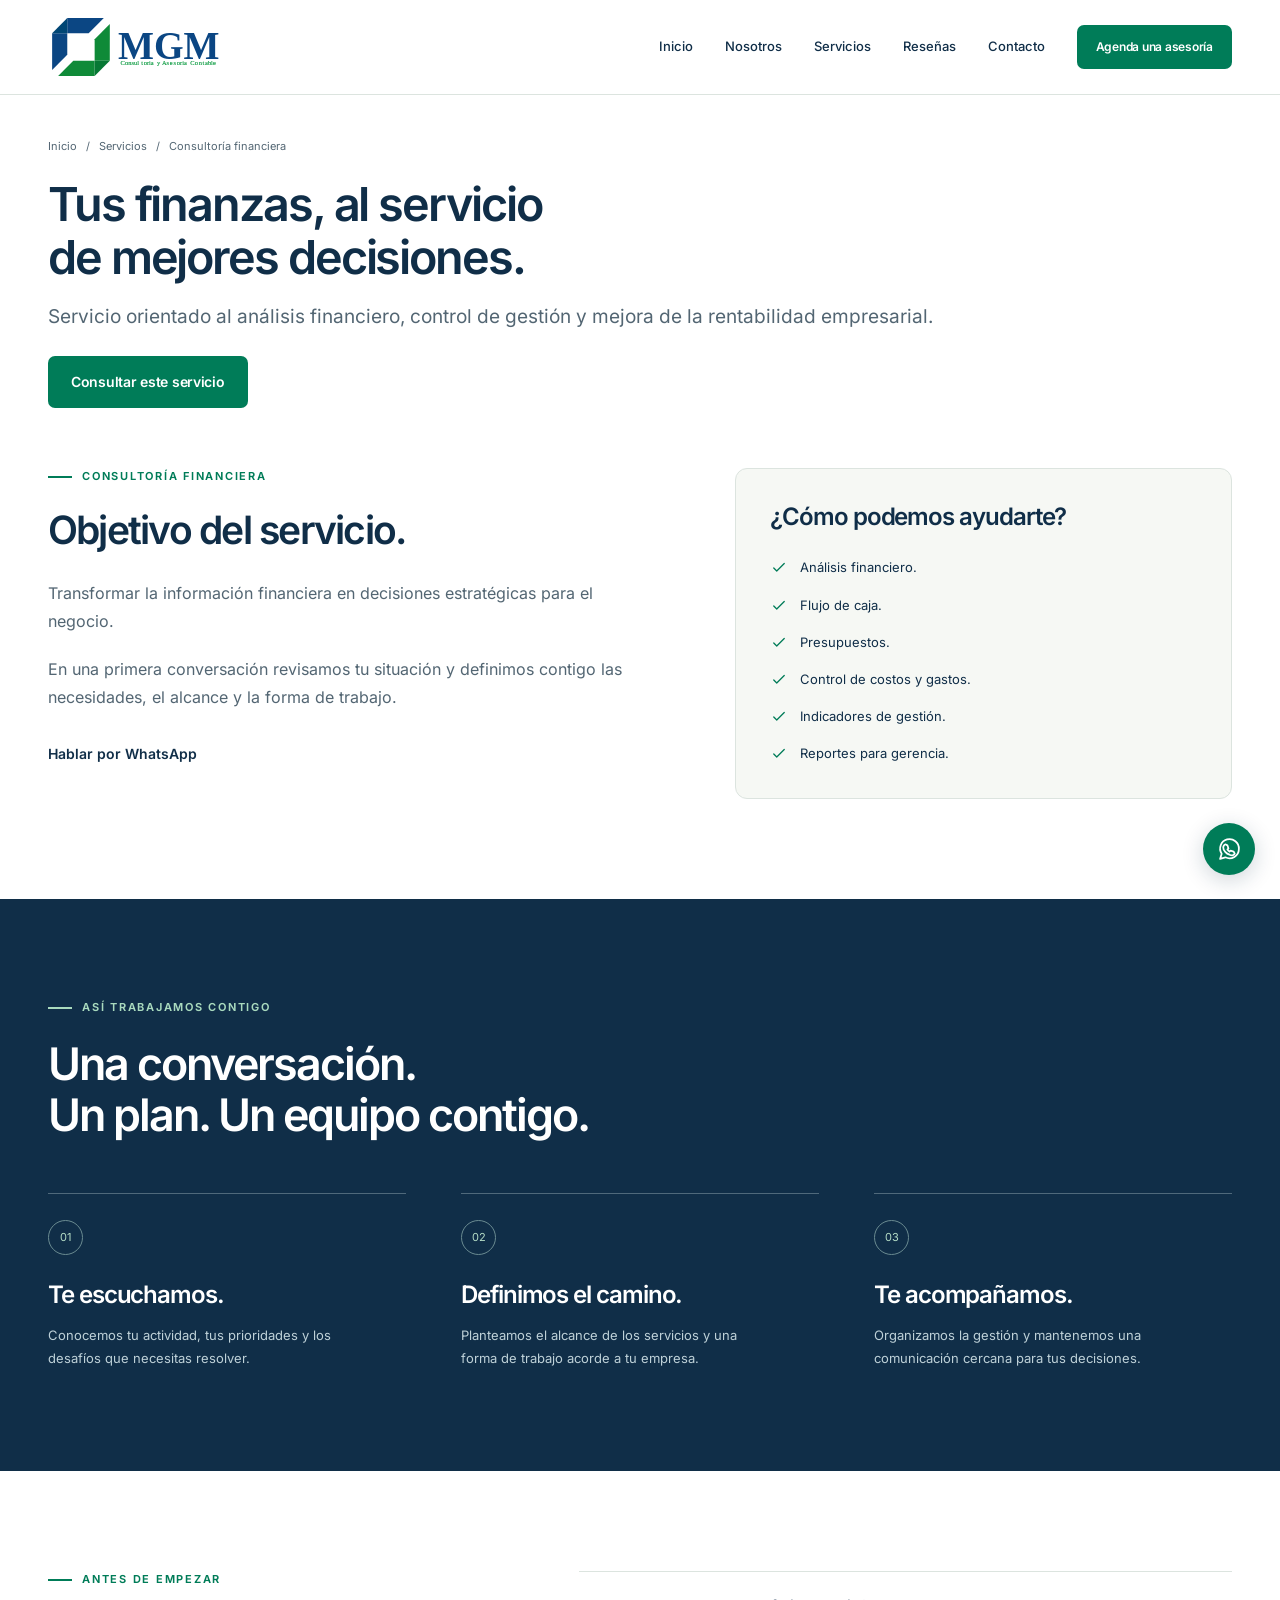
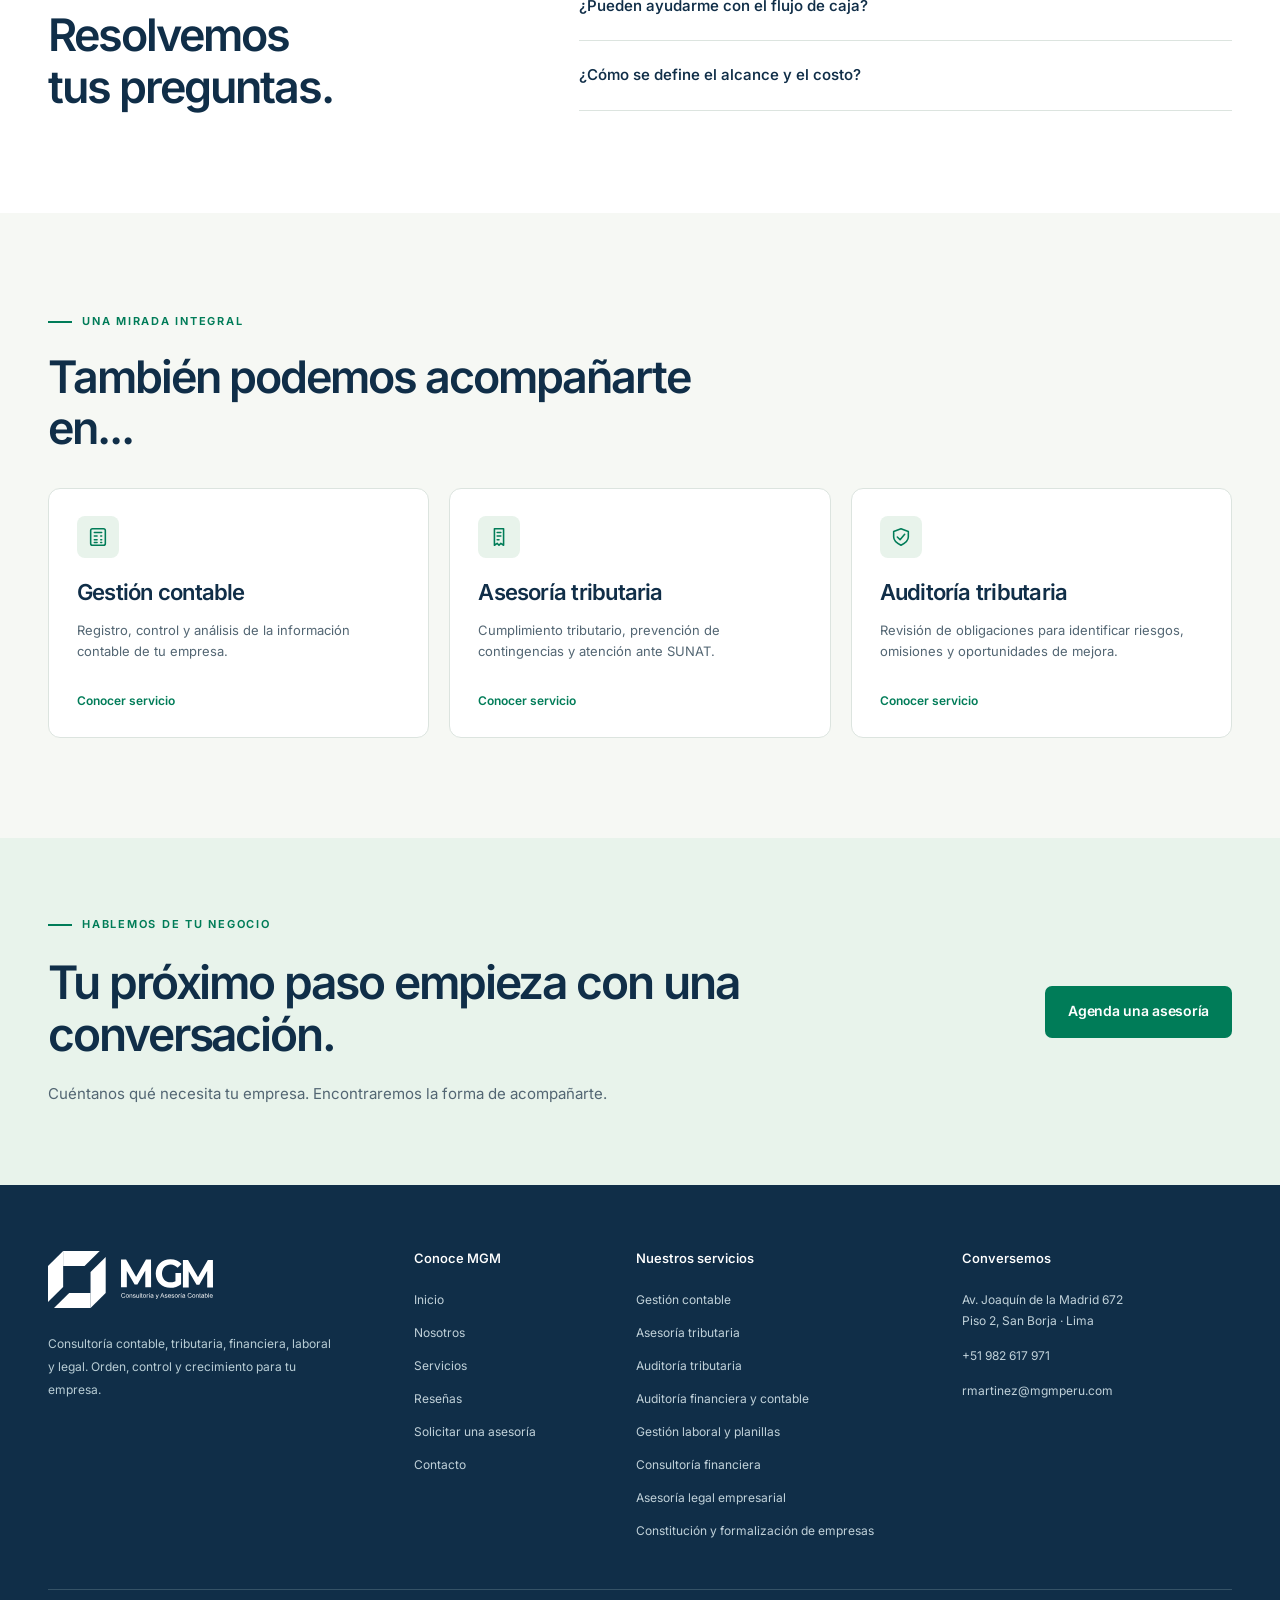
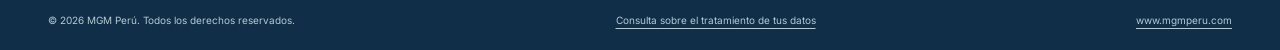
<file: servicios/consultoria-financiera.html>
<!DOCTYPE html>
<html lang="es-PE">
  <head>
    <meta charset="utf-8">
    <meta name="viewport" content="width=device-width,initial-scale=1">
    <title>Consultoría financiera | MGM Perú</title>
    <meta name="description" content="Servicio orientado al análisis financiero, control de gestión y mejora de la rentabilidad empresarial. Solicita una asesoría con MGM Perú.">
    <meta name="robots" content="noindex,nofollow">
    <link rel="stylesheet" href="../assets/css/estilos.css">
  </head>
  <body>
    <div class="mgm" data-mgm-page="consultoria-financiera">
      <a class="m-skip" href="#mgm-contenido">Ir al contenido</a>
      <header class="m-header">
        <div class="m-container m-header-inner">
          <a class="m-logo" href="../index.html" aria-label="MGM Perú, inicio">
            <img src="../assets/img/marca/logo-mgm.svg" alt="MGM Perú" class="" loading="eager" decoding="async">
          </a>
          <nav class="m-nav" aria-label="Navegación principal">
            <a class="m-nav-link" href="../index.html">Inicio</a>
            <a class="m-nav-link" href="../nosotros.html">Nosotros</a>
            <details class="m-nav-services">
              <summary class="m-nav-link">Servicios</summary>
              <div class="m-dropdown">
                <a href="gestion-contable.html">Gestión contable</a>
                <a href="asesoria-y-auditoria-tributaria.html">Asesoría tributaria</a>
                <a href="auditoria-tributaria.html">Auditoría tributaria</a>
                <a href="auditoria-financiera-y-contable.html">Auditoría financiera y contable</a>
                <a href="gestion-de-nominas.html">Gestión laboral y planillas</a>
                <a href="consultoria-financiera.html">Consultoría financiera</a>
                <a href="asesoria-legal.html">Asesoría legal empresarial</a>
                <a href="creacion-de-empresa-ruc-20.html">Constitución y formalización de empresas</a>
                <a href="../servicios.html">Ver todos los servicios </a>
              </div>
            </details>
            <a class="m-nav-link" href="../resenas.html">Reseñas</a>
            <a class="m-nav-link" href="../contacto.html">Contacto</a>
            <a class="m-btn m-btn-primary" href="../agenda.html" data-mgm-book="1">Agenda una asesoría</a>
          </nav>
          <button type="button" class="m-menu-button" aria-label="Abrir menú" aria-expanded="false" aria-controls="mgm-navegacion-movil" data-mgm-menu="1">
            <svg xmlns="http://www.w3.org/2000/svg" viewbox="0 0 24 24" aria-hidden="true">
              <path d="M4 6h16M4 12h16M4 18h16"></path>
            </svg>
          </button>
        </div>
        <nav id="mgm-navegacion-movil" class="m-mobile-nav" aria-label="Navegación móvil" data-mgm-mobile="1" hidden>
          <a href="../index.html">Inicio</a>
          <a href="../nosotros.html">Nosotros</a>
          <details>
            <summary>Servicios</summary>
            <a href="gestion-contable.html">Gestión contable</a>
            <a href="asesoria-y-auditoria-tributaria.html">Asesoría tributaria</a>
            <a href="auditoria-tributaria.html">Auditoría tributaria</a>
            <a href="auditoria-financiera-y-contable.html">Auditoría financiera y contable</a>
            <a href="gestion-de-nominas.html">Gestión laboral y planillas</a>
            <a href="consultoria-financiera.html">Consultoría financiera</a>
            <a href="asesoria-legal.html">Asesoría legal empresarial</a>
            <a href="creacion-de-empresa-ruc-20.html">Constitución y formalización de empresas</a>
            <a href="../servicios.html">Ver todos los servicios</a>
          </details>
          <a href="../resenas.html">Reseñas</a>
          <a href="../contacto.html">Contacto</a>
          <a class="m-btn m-btn-primary" href="../agenda.html" data-mgm-book="1">Agenda una asesoría</a>
        </nav>
      </header>
      <section class="m-promo" data-mgm-promotion="1" aria-label="Campaña vigente" hidden>
        <div class="m-container m-promo-inner">
          <div>
            <strong data-promo-title="1"></strong>
            <p data-promo-description="1"></p>
          </div>
          <a class="m-btn m-btn-primary" href="../agenda.html" data-mgm-book="1">Consultar campaña</a>
        </div>
      </section>
      <main id="mgm-contenido" tabindex="-1">
        <section class="m-page-intro">
          <div class="m-container">
            <nav class="m-breadcrumb" aria-label="Ruta de navegación">
              <a href="../index.html">Inicio</a>
              <span aria-hidden="true">/</span>
              <a href="../servicios.html">Servicios</a>
              <span aria-hidden="true">/</span>
              <span aria-current="page">Consultoría financiera</span>
            </nav>
            <h1>Tus finanzas, al servicio de mejores decisiones.</h1>
            <p class="m-lead">Servicio orientado al análisis financiero, control de gestión y mejora de la rentabilidad empresarial.</p>
            <div class="m-actions">
              <a class="m-btn m-btn-primary" href="../agenda.html?servicio=consultoria-financiera" data-mgm-book="1">Consultar este servicio</a>
            </div>
          </div>
        </section>
        <section class="m-section">
          <div class="m-container m-detail-grid">
            <div class="m-detail-copy">
              <span class="m-eyebrow">Consultoría financiera</span>
              <h2 class="m-heading">Objetivo del servicio.</h2>
              <p class="m-body">Transformar la información financiera en decisiones estratégicas para el negocio.</p>
              <p class="m-body">En una primera conversación revisamos tu situación y definimos contigo las necesidades, el alcance y la forma de trabajo.</p>
              <div class="m-actions">
                <a class="m-text-link" href="https://wa.me/51982617971" target="_blank" rel="noopener noreferrer" data-mgm-whatsapp="Hola MGM, quisiera información sobre consultoría financiera.">Hablar por WhatsApp</a>
              </div>
            </div>
            <aside class="m-includes">
              <h3>¿Cómo podemos ayudarte?</h3>
              <ul class="m-check-list">
                <li>
                  <svg xmlns="http://www.w3.org/2000/svg" viewbox="0 0 24 24" aria-hidden="true">
                    <path d="m5 12 4 4L19 6"></path>
                  </svg>
                  <span>Análisis financiero.</span>
                </li>
                <li>
                  <svg xmlns="http://www.w3.org/2000/svg" viewbox="0 0 24 24" aria-hidden="true">
                    <path d="m5 12 4 4L19 6"></path>
                  </svg>
                  <span>Flujo de caja.</span>
                </li>
                <li>
                  <svg xmlns="http://www.w3.org/2000/svg" viewbox="0 0 24 24" aria-hidden="true">
                    <path d="m5 12 4 4L19 6"></path>
                  </svg>
                  <span>Presupuestos.</span>
                </li>
                <li>
                  <svg xmlns="http://www.w3.org/2000/svg" viewbox="0 0 24 24" aria-hidden="true">
                    <path d="m5 12 4 4L19 6"></path>
                  </svg>
                  <span>Control de costos y gastos.</span>
                </li>
                <li>
                  <svg xmlns="http://www.w3.org/2000/svg" viewbox="0 0 24 24" aria-hidden="true">
                    <path d="m5 12 4 4L19 6"></path>
                  </svg>
                  <span>Indicadores de gestión.</span>
                </li>
                <li>
                  <svg xmlns="http://www.w3.org/2000/svg" viewbox="0 0 24 24" aria-hidden="true">
                    <path d="m5 12 4 4L19 6"></path>
                  </svg>
                  <span>Reportes para gerencia.</span>
                </li>
              </ul>
            </aside>
          </div>
        </section>
        <section class="m-section m-dark">
          <div class="m-container">
            <span class="m-eyebrow">ASÍ TRABAJAMOS CONTIGO</span>
            <h2 class="m-heading m-process-heading">Una conversación.<br>Un plan. Un equipo contigo.</h2>
            <div class="m-process">
              <article class="m-process-step">
                <span>01</span>
                <h3>Te escuchamos.</h3>
                <p>Conocemos tu actividad, tus prioridades y los desafíos que necesitas resolver.</p>
              </article>
              <article class="m-process-step">
                <span>02</span>
                <h3>Definimos el camino.</h3>
                <p>Planteamos el alcance de los servicios y una forma de trabajo acorde a tu empresa.</p>
              </article>
              <article class="m-process-step">
                <span>03</span>
                <h3>Te acompañamos.</h3>
                <p>Organizamos la gestión y mantenemos una comunicación cercana para tus decisiones.</p>
              </article>
            </div>
          </div>
        </section>
        <section class="m-section">
          <div class="m-container m-faq-grid">
            <div>
              <span class="m-eyebrow">ANTES DE EMPEZAR</span>
              <h2 class="m-heading">Resolvemos<br>tus preguntas.</h2>
            </div>
            <div class="m-faq-list">
              <details>
                <summary>¿Pueden ayudarme con el flujo de caja?</summary>
                <p>La consultoría incluye flujo de caja, presupuestos, análisis financiero, control de costos y gastos, indicadores y reportes para gerencia.</p>
              </details>
              <details>
                <summary>¿Cómo se define el alcance y el costo?</summary>
                <p>El alcance se plantea a partir de las necesidades y la situación de tu empresa. MGM te confirmará las condiciones del servicio antes de iniciar.</p>
              </details>
            </div>
          </div>
        </section>
        <section class="m-section m-soft">
          <div class="m-container">
            <span class="m-eyebrow">UNA MIRADA INTEGRAL</span>
            <h2 class="m-heading">También podemos acompañarte en...</h2>
            <div class="m-related-grid">
              <article class="m-service-card">
                <span class="m-service-icon">
                  <svg xmlns="http://www.w3.org/2000/svg" viewbox="0 0 24 24" aria-hidden="true">
                    <rect x="4" y="3" width="16" height="18" rx="2"></rect>
                    <path d="M8 7h8M8 11h3M15 11h1M8 15h3M15 15h1M8 18h3M15 18h1"></path>
                  </svg>
                </span>
                <h3>Gestión contable</h3>
                <p>Registro, control y análisis de la información contable de tu empresa.</p>
                <a class="m-text-link" href="gestion-contable.html">Conocer servicio</a>
              </article>
              <article class="m-service-card">
                <span class="m-service-icon">
                  <svg xmlns="http://www.w3.org/2000/svg" viewbox="0 0 24 24" aria-hidden="true">
                    <path d="M7 3h10v18l-3-2-2 2-2-2-3 2V3Z"></path>
                    <path d="M10 7h4M10 11h4M10 15h2"></path>
                  </svg>
                </span>
                <h3>Asesoría tributaria</h3>
                <p>Cumplimiento tributario, prevención de contingencias y atención ante SUNAT.</p>
                <a class="m-text-link" href="asesoria-y-auditoria-tributaria.html">Conocer servicio</a>
              </article>
              <article class="m-service-card">
                <span class="m-service-icon">
                  <svg xmlns="http://www.w3.org/2000/svg" viewbox="0 0 24 24" aria-hidden="true">
                    <path d="m12 3 8 3v6c0 5-8 9-8 9s-8-4-8-9V6l8-3Z"></path>
                    <path d="m8 12 3 3 5-6"></path>
                  </svg>
                </span>
                <h3>Auditoría tributaria</h3>
                <p>Revisión de obligaciones para identificar riesgos, omisiones y oportunidades de mejora.</p>
                <a class="m-text-link" href="auditoria-tributaria.html">Conocer servicio</a>
              </article>
            </div>
          </div>
        </section>
        <section class="m-cta">
          <div class="m-container m-cta-inner">
            <div>
              <span class="m-eyebrow">HABLEMOS DE TU NEGOCIO</span>
              <h2>Tu próximo paso empieza con una conversación.</h2>
              <p>Cuéntanos qué necesita tu empresa. Encontraremos la forma de acompañarte.</p>
            </div>
            <a class="m-btn m-btn-primary" href="../agenda.html" data-mgm-book="1">Agenda una asesoría</a>
          </div>
        </section>
      </main>
      <footer class="m-footer">
        <div class="m-container">
          <div class="m-footer-grid">
            <div>
              <img src="../assets/img/marca/logo-mgm-blanco.svg" alt="MGM Perú" class="m-footer-logo" loading="lazy" decoding="async">
              <p class="m-footer-description">Consultoría contable, tributaria, financiera, laboral y legal. Orden, control y crecimiento para tu empresa.</p>
            </div>
            <div>
              <h3>Conoce MGM</h3>
              <ul>
                <li>
                  <a href="../index.html">Inicio</a>
                </li>
                <li>
                  <a href="../nosotros.html">Nosotros</a>
                </li>
                <li>
                  <a href="../servicios.html">Servicios</a>
                </li>
                <li>
                  <a href="../resenas.html">Reseñas</a>
                </li>
                <li>
                  <a href="../agenda.html">Solicitar una asesoría</a>
                </li>
                <li>
                  <a href="../contacto.html">Contacto</a>
                </li>
              </ul>
            </div>
            <div>
              <h3>Nuestros servicios</h3>
              <ul>
                <li>
                  <a href="gestion-contable.html">Gestión contable</a>
                </li>
                <li>
                  <a href="asesoria-y-auditoria-tributaria.html">Asesoría tributaria</a>
                </li>
                <li>
                  <a href="auditoria-tributaria.html">Auditoría tributaria</a>
                </li>
                <li>
                  <a href="auditoria-financiera-y-contable.html">Auditoría financiera y contable</a>
                </li>
                <li>
                  <a href="gestion-de-nominas.html">Gestión laboral y planillas</a>
                </li>
                <li>
                  <a href="consultoria-financiera.html">Consultoría financiera</a>
                </li>
                <li>
                  <a href="asesoria-legal.html">Asesoría legal empresarial</a>
                </li>
                <li>
                  <a href="creacion-de-empresa-ruc-20.html">Constitución y formalización de empresas</a>
                </li>
              </ul>
            </div>
            <div>
              <h3>Conversemos</h3>
              <address class="m-contact-line">Av. Joaquín de la Madrid 672<br>Piso 2, San Borja · Lima</address>
              <p class="m-contact-line">
                <a href="tel:+51982617971">+51 982 617 971</a>
              </p>
              <p class="m-contact-line">
                <a href="mailto:rmartinez@mgmperu.com">rmartinez@mgmperu.com</a>
              </p>
            </div>
          </div>
          <div class="m-footer-bottom">
            <span>© 2026 MGM Perú. Todos los derechos reservados.</span>
            <a href="mailto:rmartinez@mgmperu.com?subject=Consulta%20sobre%20mis%20datos">Consulta sobre el tratamiento de tus datos</a>
            <a href="https://www.mgmperu.com/">www.mgmperu.com</a>
          </div>
        </div>
      </footer>
      <a class="m-floating-wa" href="https://wa.me/51982617971" aria-label="Contactar a MGM por WhatsApp" target="_blank" rel="noopener noreferrer" data-mgm-whatsapp="Hola MGM, quisiera información sobre sus servicios.">
        <svg xmlns="http://www.w3.org/2000/svg" viewbox="0 0 24 24" aria-hidden="true">
          <path d="M21 11.5a9 9 0 0 1-13 8L3 21l1.5-5A9 9 0 1 1 21 11.5Z"></path>
          <path d="m8 7 2 1 1 3-1 1a10 10 0 0 0 2 2l1-1 3 1 1 2c-1 2-3 2-5 1-3-1-6-4-6-7 0-1 1-3 2-3Z"></path>
        </svg>
      </a>
    </div>
    <script src="../assets/js/config.js"></script>
    <script src="../assets/js/app.js"></script>
  </body>
</html>
</file>
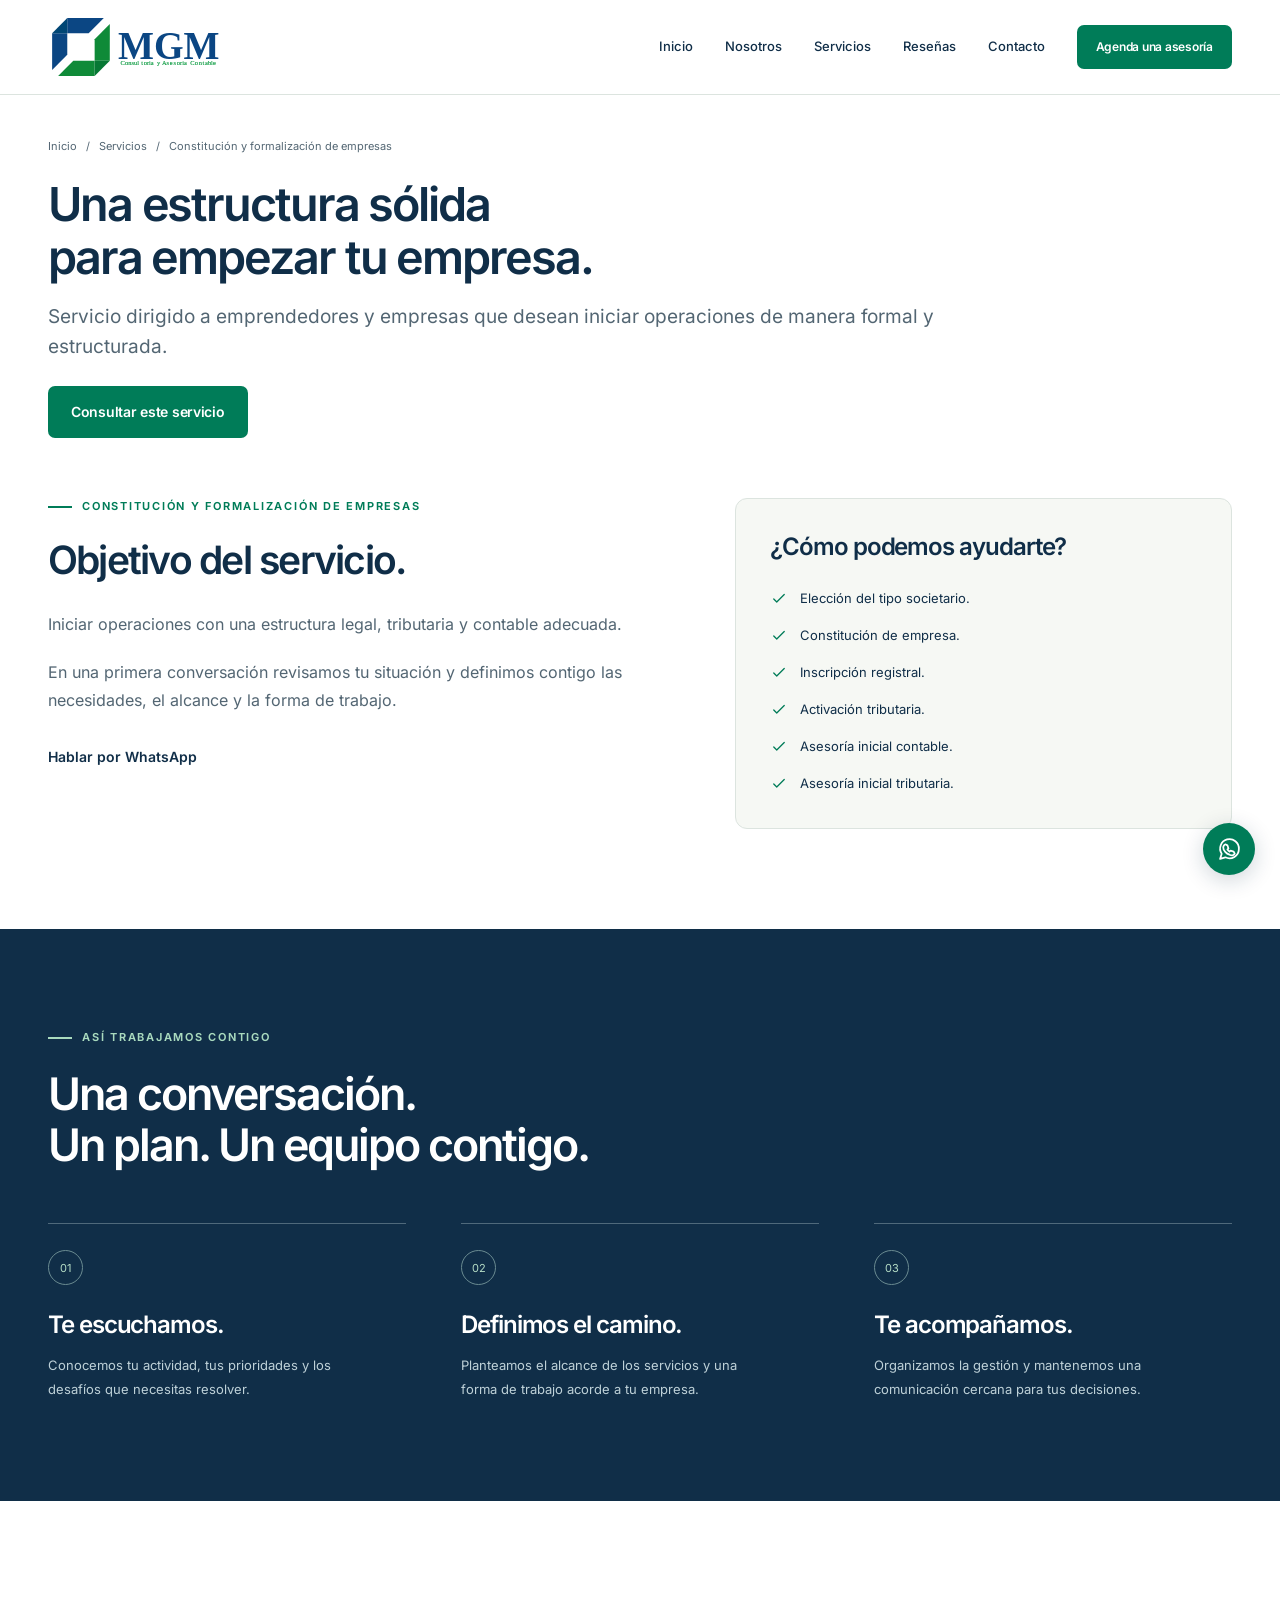
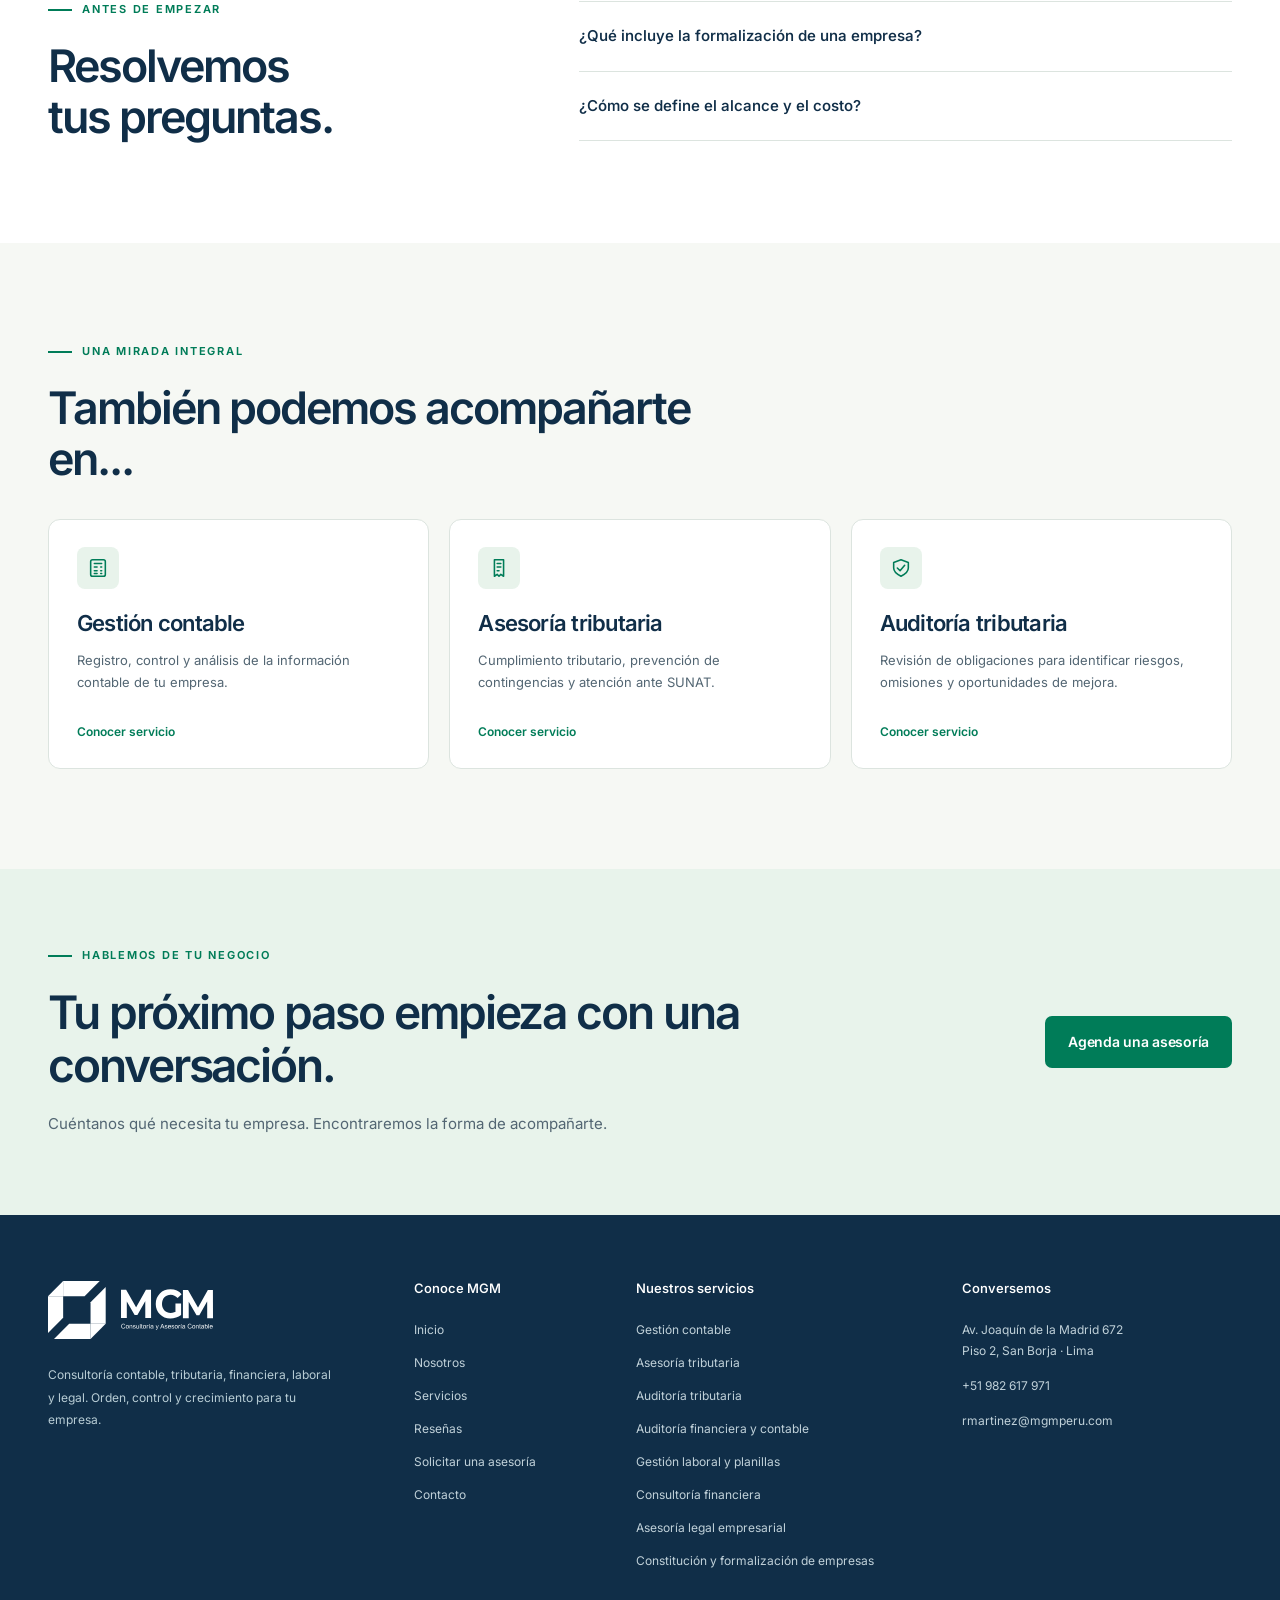
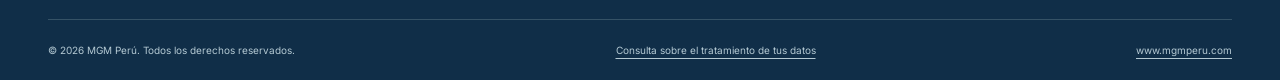
<file: servicios/creacion-de-empresa-ruc-20.html>
<!DOCTYPE html>
<html lang="es-PE">
  <head>
    <meta charset="utf-8">
    <meta name="viewport" content="width=device-width,initial-scale=1">
    <title>Constitución y formalización de empresas | MGM Perú</title>
    <meta name="description" content="Servicio dirigido a emprendedores y empresas que desean iniciar operaciones de manera formal y estructurada. Solicita una asesoría con MGM Perú.">
    <meta name="robots" content="noindex,nofollow">
    <link rel="stylesheet" href="../assets/css/estilos.css">
  </head>
  <body>
    <div class="mgm" data-mgm-page="creacion-de-empresa-ruc-20">
      <a class="m-skip" href="#mgm-contenido">Ir al contenido</a>
      <header class="m-header">
        <div class="m-container m-header-inner">
          <a class="m-logo" href="../index.html" aria-label="MGM Perú, inicio">
            <img src="../assets/img/marca/logo-mgm.svg" alt="MGM Perú" class="" loading="eager" decoding="async">
          </a>
          <nav class="m-nav" aria-label="Navegación principal">
            <a class="m-nav-link" href="../index.html">Inicio</a>
            <a class="m-nav-link" href="../nosotros.html">Nosotros</a>
            <details class="m-nav-services">
              <summary class="m-nav-link">Servicios</summary>
              <div class="m-dropdown">
                <a href="gestion-contable.html">Gestión contable</a>
                <a href="asesoria-y-auditoria-tributaria.html">Asesoría tributaria</a>
                <a href="auditoria-tributaria.html">Auditoría tributaria</a>
                <a href="auditoria-financiera-y-contable.html">Auditoría financiera y contable</a>
                <a href="gestion-de-nominas.html">Gestión laboral y planillas</a>
                <a href="consultoria-financiera.html">Consultoría financiera</a>
                <a href="asesoria-legal.html">Asesoría legal empresarial</a>
                <a href="creacion-de-empresa-ruc-20.html">Constitución y formalización de empresas</a>
                <a href="../servicios.html">Ver todos los servicios </a>
              </div>
            </details>
            <a class="m-nav-link" href="../resenas.html">Reseñas</a>
            <a class="m-nav-link" href="../contacto.html">Contacto</a>
            <a class="m-btn m-btn-primary" href="../agenda.html" data-mgm-book="1">Agenda una asesoría</a>
          </nav>
          <button type="button" class="m-menu-button" aria-label="Abrir menú" aria-expanded="false" aria-controls="mgm-navegacion-movil" data-mgm-menu="1">
            <svg xmlns="http://www.w3.org/2000/svg" viewbox="0 0 24 24" aria-hidden="true">
              <path d="M4 6h16M4 12h16M4 18h16"></path>
            </svg>
          </button>
        </div>
        <nav id="mgm-navegacion-movil" class="m-mobile-nav" aria-label="Navegación móvil" data-mgm-mobile="1" hidden>
          <a href="../index.html">Inicio</a>
          <a href="../nosotros.html">Nosotros</a>
          <details>
            <summary>Servicios</summary>
            <a href="gestion-contable.html">Gestión contable</a>
            <a href="asesoria-y-auditoria-tributaria.html">Asesoría tributaria</a>
            <a href="auditoria-tributaria.html">Auditoría tributaria</a>
            <a href="auditoria-financiera-y-contable.html">Auditoría financiera y contable</a>
            <a href="gestion-de-nominas.html">Gestión laboral y planillas</a>
            <a href="consultoria-financiera.html">Consultoría financiera</a>
            <a href="asesoria-legal.html">Asesoría legal empresarial</a>
            <a href="creacion-de-empresa-ruc-20.html">Constitución y formalización de empresas</a>
            <a href="../servicios.html">Ver todos los servicios</a>
          </details>
          <a href="../resenas.html">Reseñas</a>
          <a href="../contacto.html">Contacto</a>
          <a class="m-btn m-btn-primary" href="../agenda.html" data-mgm-book="1">Agenda una asesoría</a>
        </nav>
      </header>
      <section class="m-promo" data-mgm-promotion="1" aria-label="Campaña vigente" hidden>
        <div class="m-container m-promo-inner">
          <div>
            <strong data-promo-title="1"></strong>
            <p data-promo-description="1"></p>
          </div>
          <a class="m-btn m-btn-primary" href="../agenda.html" data-mgm-book="1">Consultar campaña</a>
        </div>
      </section>
      <main id="mgm-contenido" tabindex="-1">
        <section class="m-page-intro">
          <div class="m-container">
            <nav class="m-breadcrumb" aria-label="Ruta de navegación">
              <a href="../index.html">Inicio</a>
              <span aria-hidden="true">/</span>
              <a href="../servicios.html">Servicios</a>
              <span aria-hidden="true">/</span>
              <span aria-current="page">Constitución y formalización de empresas</span>
            </nav>
            <h1>Una estructura sólida para empezar tu empresa.</h1>
            <p class="m-lead">Servicio dirigido a emprendedores y empresas que desean iniciar operaciones de manera formal y estructurada.</p>
            <div class="m-actions">
              <a class="m-btn m-btn-primary" href="../agenda.html?servicio=creacion-de-empresa-ruc-20" data-mgm-book="1">Consultar este servicio</a>
            </div>
          </div>
        </section>
        <section class="m-section">
          <div class="m-container m-detail-grid">
            <div class="m-detail-copy">
              <span class="m-eyebrow">Constitución y formalización de empresas</span>
              <h2 class="m-heading">Objetivo del servicio.</h2>
              <p class="m-body">Iniciar operaciones con una estructura legal, tributaria y contable adecuada.</p>
              <p class="m-body">En una primera conversación revisamos tu situación y definimos contigo las necesidades, el alcance y la forma de trabajo.</p>
              <div class="m-actions">
                <a class="m-text-link" href="https://wa.me/51982617971" target="_blank" rel="noopener noreferrer" data-mgm-whatsapp="Hola MGM, quisiera información sobre constitución y formalización de empresas.">Hablar por WhatsApp</a>
              </div>
            </div>
            <aside class="m-includes">
              <h3>¿Cómo podemos ayudarte?</h3>
              <ul class="m-check-list">
                <li>
                  <svg xmlns="http://www.w3.org/2000/svg" viewbox="0 0 24 24" aria-hidden="true">
                    <path d="m5 12 4 4L19 6"></path>
                  </svg>
                  <span>Elección del tipo societario.</span>
                </li>
                <li>
                  <svg xmlns="http://www.w3.org/2000/svg" viewbox="0 0 24 24" aria-hidden="true">
                    <path d="m5 12 4 4L19 6"></path>
                  </svg>
                  <span>Constitución de empresa.</span>
                </li>
                <li>
                  <svg xmlns="http://www.w3.org/2000/svg" viewbox="0 0 24 24" aria-hidden="true">
                    <path d="m5 12 4 4L19 6"></path>
                  </svg>
                  <span>Inscripción registral.</span>
                </li>
                <li>
                  <svg xmlns="http://www.w3.org/2000/svg" viewbox="0 0 24 24" aria-hidden="true">
                    <path d="m5 12 4 4L19 6"></path>
                  </svg>
                  <span>Activación tributaria.</span>
                </li>
                <li>
                  <svg xmlns="http://www.w3.org/2000/svg" viewbox="0 0 24 24" aria-hidden="true">
                    <path d="m5 12 4 4L19 6"></path>
                  </svg>
                  <span>Asesoría inicial contable.</span>
                </li>
                <li>
                  <svg xmlns="http://www.w3.org/2000/svg" viewbox="0 0 24 24" aria-hidden="true">
                    <path d="m5 12 4 4L19 6"></path>
                  </svg>
                  <span>Asesoría inicial tributaria.</span>
                </li>
              </ul>
            </aside>
          </div>
        </section>
        <section class="m-section m-dark">
          <div class="m-container">
            <span class="m-eyebrow">ASÍ TRABAJAMOS CONTIGO</span>
            <h2 class="m-heading m-process-heading">Una conversación.<br>Un plan. Un equipo contigo.</h2>
            <div class="m-process">
              <article class="m-process-step">
                <span>01</span>
                <h3>Te escuchamos.</h3>
                <p>Conocemos tu actividad, tus prioridades y los desafíos que necesitas resolver.</p>
              </article>
              <article class="m-process-step">
                <span>02</span>
                <h3>Definimos el camino.</h3>
                <p>Planteamos el alcance de los servicios y una forma de trabajo acorde a tu empresa.</p>
              </article>
              <article class="m-process-step">
                <span>03</span>
                <h3>Te acompañamos.</h3>
                <p>Organizamos la gestión y mantenemos una comunicación cercana para tus decisiones.</p>
              </article>
            </div>
          </div>
        </section>
        <section class="m-section">
          <div class="m-container m-faq-grid">
            <div>
              <span class="m-eyebrow">ANTES DE EMPEZAR</span>
              <h2 class="m-heading">Resolvemos<br>tus preguntas.</h2>
            </div>
            <div class="m-faq-list">
              <details>
                <summary>¿Qué incluye la formalización de una empresa?</summary>
                <p>Acompañamos la elección del tipo societario, constitución, inscripción registral, activación tributaria y asesoría inicial contable y tributaria.</p>
              </details>
              <details>
                <summary>¿Cómo se define el alcance y el costo?</summary>
                <p>El alcance se plantea a partir de las necesidades y la situación de tu empresa. MGM te confirmará las condiciones del servicio antes de iniciar.</p>
              </details>
            </div>
          </div>
        </section>
        <section class="m-section m-soft">
          <div class="m-container">
            <span class="m-eyebrow">UNA MIRADA INTEGRAL</span>
            <h2 class="m-heading">También podemos acompañarte en...</h2>
            <div class="m-related-grid">
              <article class="m-service-card">
                <span class="m-service-icon">
                  <svg xmlns="http://www.w3.org/2000/svg" viewbox="0 0 24 24" aria-hidden="true">
                    <rect x="4" y="3" width="16" height="18" rx="2"></rect>
                    <path d="M8 7h8M8 11h3M15 11h1M8 15h3M15 15h1M8 18h3M15 18h1"></path>
                  </svg>
                </span>
                <h3>Gestión contable</h3>
                <p>Registro, control y análisis de la información contable de tu empresa.</p>
                <a class="m-text-link" href="gestion-contable.html">Conocer servicio</a>
              </article>
              <article class="m-service-card">
                <span class="m-service-icon">
                  <svg xmlns="http://www.w3.org/2000/svg" viewbox="0 0 24 24" aria-hidden="true">
                    <path d="M7 3h10v18l-3-2-2 2-2-2-3 2V3Z"></path>
                    <path d="M10 7h4M10 11h4M10 15h2"></path>
                  </svg>
                </span>
                <h3>Asesoría tributaria</h3>
                <p>Cumplimiento tributario, prevención de contingencias y atención ante SUNAT.</p>
                <a class="m-text-link" href="asesoria-y-auditoria-tributaria.html">Conocer servicio</a>
              </article>
              <article class="m-service-card">
                <span class="m-service-icon">
                  <svg xmlns="http://www.w3.org/2000/svg" viewbox="0 0 24 24" aria-hidden="true">
                    <path d="m12 3 8 3v6c0 5-8 9-8 9s-8-4-8-9V6l8-3Z"></path>
                    <path d="m8 12 3 3 5-6"></path>
                  </svg>
                </span>
                <h3>Auditoría tributaria</h3>
                <p>Revisión de obligaciones para identificar riesgos, omisiones y oportunidades de mejora.</p>
                <a class="m-text-link" href="auditoria-tributaria.html">Conocer servicio</a>
              </article>
            </div>
          </div>
        </section>
        <section class="m-cta">
          <div class="m-container m-cta-inner">
            <div>
              <span class="m-eyebrow">HABLEMOS DE TU NEGOCIO</span>
              <h2>Tu próximo paso empieza con una conversación.</h2>
              <p>Cuéntanos qué necesita tu empresa. Encontraremos la forma de acompañarte.</p>
            </div>
            <a class="m-btn m-btn-primary" href="../agenda.html" data-mgm-book="1">Agenda una asesoría</a>
          </div>
        </section>
      </main>
      <footer class="m-footer">
        <div class="m-container">
          <div class="m-footer-grid">
            <div>
              <img src="../assets/img/marca/logo-mgm-blanco.svg" alt="MGM Perú" class="m-footer-logo" loading="lazy" decoding="async">
              <p class="m-footer-description">Consultoría contable, tributaria, financiera, laboral y legal. Orden, control y crecimiento para tu empresa.</p>
            </div>
            <div>
              <h3>Conoce MGM</h3>
              <ul>
                <li>
                  <a href="../index.html">Inicio</a>
                </li>
                <li>
                  <a href="../nosotros.html">Nosotros</a>
                </li>
                <li>
                  <a href="../servicios.html">Servicios</a>
                </li>
                <li>
                  <a href="../resenas.html">Reseñas</a>
                </li>
                <li>
                  <a href="../agenda.html">Solicitar una asesoría</a>
                </li>
                <li>
                  <a href="../contacto.html">Contacto</a>
                </li>
              </ul>
            </div>
            <div>
              <h3>Nuestros servicios</h3>
              <ul>
                <li>
                  <a href="gestion-contable.html">Gestión contable</a>
                </li>
                <li>
                  <a href="asesoria-y-auditoria-tributaria.html">Asesoría tributaria</a>
                </li>
                <li>
                  <a href="auditoria-tributaria.html">Auditoría tributaria</a>
                </li>
                <li>
                  <a href="auditoria-financiera-y-contable.html">Auditoría financiera y contable</a>
                </li>
                <li>
                  <a href="gestion-de-nominas.html">Gestión laboral y planillas</a>
                </li>
                <li>
                  <a href="consultoria-financiera.html">Consultoría financiera</a>
                </li>
                <li>
                  <a href="asesoria-legal.html">Asesoría legal empresarial</a>
                </li>
                <li>
                  <a href="creacion-de-empresa-ruc-20.html">Constitución y formalización de empresas</a>
                </li>
              </ul>
            </div>
            <div>
              <h3>Conversemos</h3>
              <address class="m-contact-line">Av. Joaquín de la Madrid 672<br>Piso 2, San Borja · Lima</address>
              <p class="m-contact-line">
                <a href="tel:+51982617971">+51 982 617 971</a>
              </p>
              <p class="m-contact-line">
                <a href="mailto:rmartinez@mgmperu.com">rmartinez@mgmperu.com</a>
              </p>
            </div>
          </div>
          <div class="m-footer-bottom">
            <span>© 2026 MGM Perú. Todos los derechos reservados.</span>
            <a href="mailto:rmartinez@mgmperu.com?subject=Consulta%20sobre%20mis%20datos">Consulta sobre el tratamiento de tus datos</a>
            <a href="https://www.mgmperu.com/">www.mgmperu.com</a>
          </div>
        </div>
      </footer>
      <a class="m-floating-wa" href="https://wa.me/51982617971" aria-label="Contactar a MGM por WhatsApp" target="_blank" rel="noopener noreferrer" data-mgm-whatsapp="Hola MGM, quisiera información sobre sus servicios.">
        <svg xmlns="http://www.w3.org/2000/svg" viewbox="0 0 24 24" aria-hidden="true">
          <path d="M21 11.5a9 9 0 0 1-13 8L3 21l1.5-5A9 9 0 1 1 21 11.5Z"></path>
          <path d="m8 7 2 1 1 3-1 1a10 10 0 0 0 2 2l1-1 3 1 1 2c-1 2-3 2-5 1-3-1-6-4-6-7 0-1 1-3 2-3Z"></path>
        </svg>
      </a>
    </div>
    <script src="../assets/js/config.js"></script>
    <script src="../assets/js/app.js"></script>
  </body>
</html>
</file>
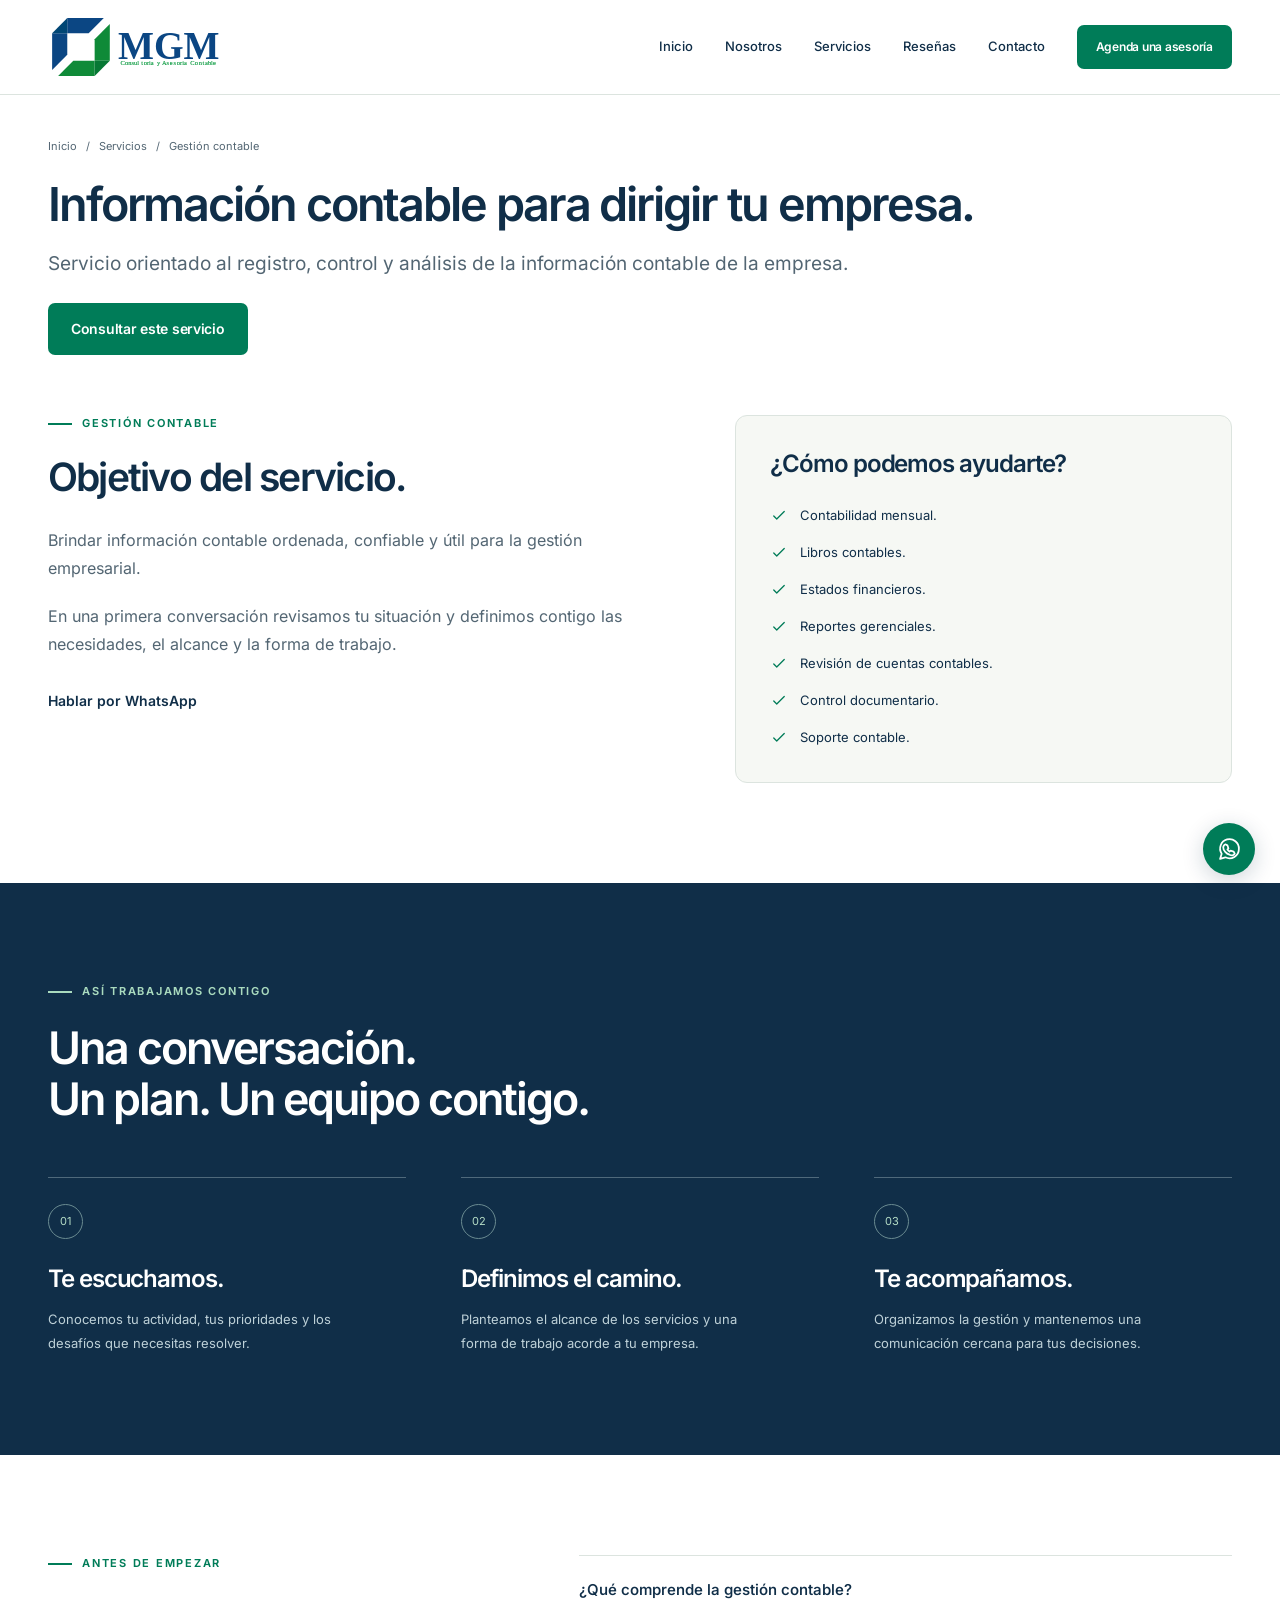
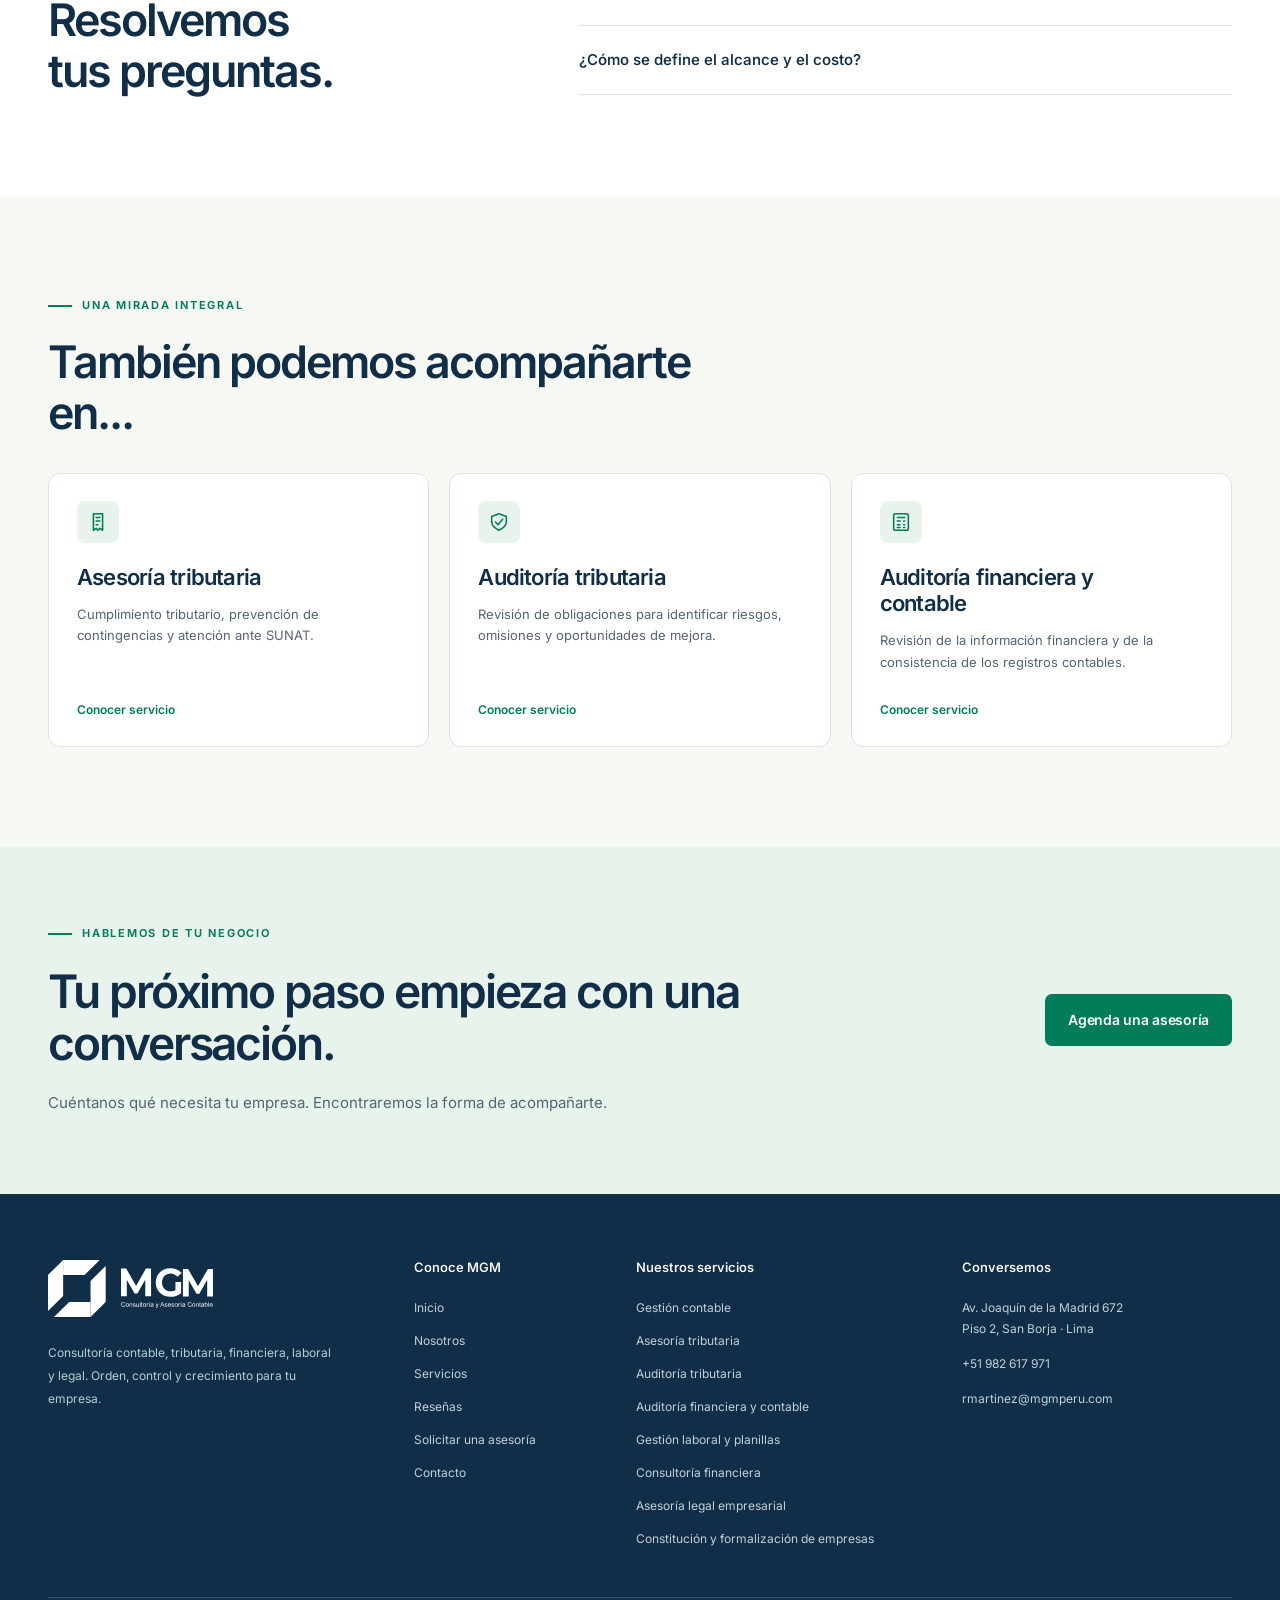
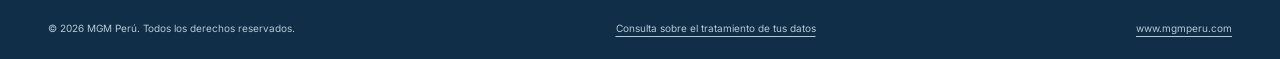
<file: servicios/gestion-contable.html>
<!DOCTYPE html>
<html lang="es-PE">
  <head>
    <meta charset="utf-8">
    <meta name="viewport" content="width=device-width,initial-scale=1">
    <title>Gestión contable | MGM Perú</title>
    <meta name="description" content="Servicio orientado al registro, control y análisis de la información contable de la empresa. Solicita una asesoría con MGM Perú.">
    <meta name="robots" content="noindex,nofollow">
    <link rel="stylesheet" href="../assets/css/estilos.css">
  </head>
  <body>
    <div class="mgm" data-mgm-page="gestion-contable">
      <a class="m-skip" href="#mgm-contenido">Ir al contenido</a>
      <header class="m-header">
        <div class="m-container m-header-inner">
          <a class="m-logo" href="../index.html" aria-label="MGM Perú, inicio">
            <img src="../assets/img/marca/logo-mgm.svg" alt="MGM Perú" class="" loading="eager" decoding="async">
          </a>
          <nav class="m-nav" aria-label="Navegación principal">
            <a class="m-nav-link" href="../index.html">Inicio</a>
            <a class="m-nav-link" href="../nosotros.html">Nosotros</a>
            <details class="m-nav-services">
              <summary class="m-nav-link">Servicios</summary>
              <div class="m-dropdown">
                <a href="gestion-contable.html">Gestión contable</a>
                <a href="asesoria-y-auditoria-tributaria.html">Asesoría tributaria</a>
                <a href="auditoria-tributaria.html">Auditoría tributaria</a>
                <a href="auditoria-financiera-y-contable.html">Auditoría financiera y contable</a>
                <a href="gestion-de-nominas.html">Gestión laboral y planillas</a>
                <a href="consultoria-financiera.html">Consultoría financiera</a>
                <a href="asesoria-legal.html">Asesoría legal empresarial</a>
                <a href="creacion-de-empresa-ruc-20.html">Constitución y formalización de empresas</a>
                <a href="../servicios.html">Ver todos los servicios </a>
              </div>
            </details>
            <a class="m-nav-link" href="../resenas.html">Reseñas</a>
            <a class="m-nav-link" href="../contacto.html">Contacto</a>
            <a class="m-btn m-btn-primary" href="../agenda.html" data-mgm-book="1">Agenda una asesoría</a>
          </nav>
          <button type="button" class="m-menu-button" aria-label="Abrir menú" aria-expanded="false" aria-controls="mgm-navegacion-movil" data-mgm-menu="1">
            <svg xmlns="http://www.w3.org/2000/svg" viewbox="0 0 24 24" aria-hidden="true">
              <path d="M4 6h16M4 12h16M4 18h16"></path>
            </svg>
          </button>
        </div>
        <nav id="mgm-navegacion-movil" class="m-mobile-nav" aria-label="Navegación móvil" data-mgm-mobile="1" hidden>
          <a href="../index.html">Inicio</a>
          <a href="../nosotros.html">Nosotros</a>
          <details>
            <summary>Servicios</summary>
            <a href="gestion-contable.html">Gestión contable</a>
            <a href="asesoria-y-auditoria-tributaria.html">Asesoría tributaria</a>
            <a href="auditoria-tributaria.html">Auditoría tributaria</a>
            <a href="auditoria-financiera-y-contable.html">Auditoría financiera y contable</a>
            <a href="gestion-de-nominas.html">Gestión laboral y planillas</a>
            <a href="consultoria-financiera.html">Consultoría financiera</a>
            <a href="asesoria-legal.html">Asesoría legal empresarial</a>
            <a href="creacion-de-empresa-ruc-20.html">Constitución y formalización de empresas</a>
            <a href="../servicios.html">Ver todos los servicios</a>
          </details>
          <a href="../resenas.html">Reseñas</a>
          <a href="../contacto.html">Contacto</a>
          <a class="m-btn m-btn-primary" href="../agenda.html" data-mgm-book="1">Agenda una asesoría</a>
        </nav>
      </header>
      <section class="m-promo" data-mgm-promotion="1" aria-label="Campaña vigente" hidden>
        <div class="m-container m-promo-inner">
          <div>
            <strong data-promo-title="1"></strong>
            <p data-promo-description="1"></p>
          </div>
          <a class="m-btn m-btn-primary" href="../agenda.html" data-mgm-book="1">Consultar campaña</a>
        </div>
      </section>
      <main id="mgm-contenido" tabindex="-1">
        <section class="m-page-intro">
          <div class="m-container">
            <nav class="m-breadcrumb" aria-label="Ruta de navegación">
              <a href="../index.html">Inicio</a>
              <span aria-hidden="true">/</span>
              <a href="../servicios.html">Servicios</a>
              <span aria-hidden="true">/</span>
              <span aria-current="page">Gestión contable</span>
            </nav>
            <h1>Información contable para dirigir tu empresa.</h1>
            <p class="m-lead">Servicio orientado al registro, control y análisis de la información contable de la empresa.</p>
            <div class="m-actions">
              <a class="m-btn m-btn-primary" href="../agenda.html?servicio=gestion-contable" data-mgm-book="1">Consultar este servicio</a>
            </div>
          </div>
        </section>
        <section class="m-section">
          <div class="m-container m-detail-grid">
            <div class="m-detail-copy">
              <span class="m-eyebrow">Gestión contable</span>
              <h2 class="m-heading">Objetivo del servicio.</h2>
              <p class="m-body">Brindar información contable ordenada, confiable y útil para la gestión empresarial.</p>
              <p class="m-body">En una primera conversación revisamos tu situación y definimos contigo las necesidades, el alcance y la forma de trabajo.</p>
              <div class="m-actions">
                <a class="m-text-link" href="https://wa.me/51982617971" target="_blank" rel="noopener noreferrer" data-mgm-whatsapp="Hola MGM, quisiera información sobre gestión contable.">Hablar por WhatsApp</a>
              </div>
            </div>
            <aside class="m-includes">
              <h3>¿Cómo podemos ayudarte?</h3>
              <ul class="m-check-list">
                <li>
                  <svg xmlns="http://www.w3.org/2000/svg" viewbox="0 0 24 24" aria-hidden="true">
                    <path d="m5 12 4 4L19 6"></path>
                  </svg>
                  <span>Contabilidad mensual.</span>
                </li>
                <li>
                  <svg xmlns="http://www.w3.org/2000/svg" viewbox="0 0 24 24" aria-hidden="true">
                    <path d="m5 12 4 4L19 6"></path>
                  </svg>
                  <span>Libros contables.</span>
                </li>
                <li>
                  <svg xmlns="http://www.w3.org/2000/svg" viewbox="0 0 24 24" aria-hidden="true">
                    <path d="m5 12 4 4L19 6"></path>
                  </svg>
                  <span>Estados financieros.</span>
                </li>
                <li>
                  <svg xmlns="http://www.w3.org/2000/svg" viewbox="0 0 24 24" aria-hidden="true">
                    <path d="m5 12 4 4L19 6"></path>
                  </svg>
                  <span>Reportes gerenciales.</span>
                </li>
                <li>
                  <svg xmlns="http://www.w3.org/2000/svg" viewbox="0 0 24 24" aria-hidden="true">
                    <path d="m5 12 4 4L19 6"></path>
                  </svg>
                  <span>Revisión de cuentas contables.</span>
                </li>
                <li>
                  <svg xmlns="http://www.w3.org/2000/svg" viewbox="0 0 24 24" aria-hidden="true">
                    <path d="m5 12 4 4L19 6"></path>
                  </svg>
                  <span>Control documentario.</span>
                </li>
                <li>
                  <svg xmlns="http://www.w3.org/2000/svg" viewbox="0 0 24 24" aria-hidden="true">
                    <path d="m5 12 4 4L19 6"></path>
                  </svg>
                  <span>Soporte contable.</span>
                </li>
              </ul>
            </aside>
          </div>
        </section>
        <section class="m-section m-dark">
          <div class="m-container">
            <span class="m-eyebrow">ASÍ TRABAJAMOS CONTIGO</span>
            <h2 class="m-heading m-process-heading">Una conversación.<br>Un plan. Un equipo contigo.</h2>
            <div class="m-process">
              <article class="m-process-step">
                <span>01</span>
                <h3>Te escuchamos.</h3>
                <p>Conocemos tu actividad, tus prioridades y los desafíos que necesitas resolver.</p>
              </article>
              <article class="m-process-step">
                <span>02</span>
                <h3>Definimos el camino.</h3>
                <p>Planteamos el alcance de los servicios y una forma de trabajo acorde a tu empresa.</p>
              </article>
              <article class="m-process-step">
                <span>03</span>
                <h3>Te acompañamos.</h3>
                <p>Organizamos la gestión y mantenemos una comunicación cercana para tus decisiones.</p>
              </article>
            </div>
          </div>
        </section>
        <section class="m-section">
          <div class="m-container m-faq-grid">
            <div>
              <span class="m-eyebrow">ANTES DE EMPEZAR</span>
              <h2 class="m-heading">Resolvemos<br>tus preguntas.</h2>
            </div>
            <div class="m-faq-list">
              <details>
                <summary>¿Qué comprende la gestión contable?</summary>
                <p>Incluye contabilidad mensual, libros, estados financieros, reportes gerenciales, revisión de cuentas, control documentario y soporte contable.</p>
              </details>
              <details>
                <summary>¿Cómo se define el alcance y el costo?</summary>
                <p>El alcance se plantea a partir de las necesidades y la situación de tu empresa. MGM te confirmará las condiciones del servicio antes de iniciar.</p>
              </details>
            </div>
          </div>
        </section>
        <section class="m-section m-soft">
          <div class="m-container">
            <span class="m-eyebrow">UNA MIRADA INTEGRAL</span>
            <h2 class="m-heading">También podemos acompañarte en...</h2>
            <div class="m-related-grid">
              <article class="m-service-card">
                <span class="m-service-icon">
                  <svg xmlns="http://www.w3.org/2000/svg" viewbox="0 0 24 24" aria-hidden="true">
                    <path d="M7 3h10v18l-3-2-2 2-2-2-3 2V3Z"></path>
                    <path d="M10 7h4M10 11h4M10 15h2"></path>
                  </svg>
                </span>
                <h3>Asesoría tributaria</h3>
                <p>Cumplimiento tributario, prevención de contingencias y atención ante SUNAT.</p>
                <a class="m-text-link" href="asesoria-y-auditoria-tributaria.html">Conocer servicio</a>
              </article>
              <article class="m-service-card">
                <span class="m-service-icon">
                  <svg xmlns="http://www.w3.org/2000/svg" viewbox="0 0 24 24" aria-hidden="true">
                    <path d="m12 3 8 3v6c0 5-8 9-8 9s-8-4-8-9V6l8-3Z"></path>
                    <path d="m8 12 3 3 5-6"></path>
                  </svg>
                </span>
                <h3>Auditoría tributaria</h3>
                <p>Revisión de obligaciones para identificar riesgos, omisiones y oportunidades de mejora.</p>
                <a class="m-text-link" href="auditoria-tributaria.html">Conocer servicio</a>
              </article>
              <article class="m-service-card">
                <span class="m-service-icon">
                  <svg xmlns="http://www.w3.org/2000/svg" viewbox="0 0 24 24" aria-hidden="true">
                    <rect x="4" y="3" width="16" height="18" rx="2"></rect>
                    <path d="M8 7h8M8 11h3M15 11h1M8 15h3M15 15h1M8 18h3M15 18h1"></path>
                  </svg>
                </span>
                <h3>Auditoría financiera y contable</h3>
                <p>Revisión de la información financiera y de la consistencia de los registros contables.</p>
                <a class="m-text-link" href="auditoria-financiera-y-contable.html">Conocer servicio</a>
              </article>
            </div>
          </div>
        </section>
        <section class="m-cta">
          <div class="m-container m-cta-inner">
            <div>
              <span class="m-eyebrow">HABLEMOS DE TU NEGOCIO</span>
              <h2>Tu próximo paso empieza con una conversación.</h2>
              <p>Cuéntanos qué necesita tu empresa. Encontraremos la forma de acompañarte.</p>
            </div>
            <a class="m-btn m-btn-primary" href="../agenda.html" data-mgm-book="1">Agenda una asesoría</a>
          </div>
        </section>
      </main>
      <footer class="m-footer">
        <div class="m-container">
          <div class="m-footer-grid">
            <div>
              <img src="../assets/img/marca/logo-mgm-blanco.svg" alt="MGM Perú" class="m-footer-logo" loading="lazy" decoding="async">
              <p class="m-footer-description">Consultoría contable, tributaria, financiera, laboral y legal. Orden, control y crecimiento para tu empresa.</p>
            </div>
            <div>
              <h3>Conoce MGM</h3>
              <ul>
                <li>
                  <a href="../index.html">Inicio</a>
                </li>
                <li>
                  <a href="../nosotros.html">Nosotros</a>
                </li>
                <li>
                  <a href="../servicios.html">Servicios</a>
                </li>
                <li>
                  <a href="../resenas.html">Reseñas</a>
                </li>
                <li>
                  <a href="../agenda.html">Solicitar una asesoría</a>
                </li>
                <li>
                  <a href="../contacto.html">Contacto</a>
                </li>
              </ul>
            </div>
            <div>
              <h3>Nuestros servicios</h3>
              <ul>
                <li>
                  <a href="gestion-contable.html">Gestión contable</a>
                </li>
                <li>
                  <a href="asesoria-y-auditoria-tributaria.html">Asesoría tributaria</a>
                </li>
                <li>
                  <a href="auditoria-tributaria.html">Auditoría tributaria</a>
                </li>
                <li>
                  <a href="auditoria-financiera-y-contable.html">Auditoría financiera y contable</a>
                </li>
                <li>
                  <a href="gestion-de-nominas.html">Gestión laboral y planillas</a>
                </li>
                <li>
                  <a href="consultoria-financiera.html">Consultoría financiera</a>
                </li>
                <li>
                  <a href="asesoria-legal.html">Asesoría legal empresarial</a>
                </li>
                <li>
                  <a href="creacion-de-empresa-ruc-20.html">Constitución y formalización de empresas</a>
                </li>
              </ul>
            </div>
            <div>
              <h3>Conversemos</h3>
              <address class="m-contact-line">Av. Joaquín de la Madrid 672<br>Piso 2, San Borja · Lima</address>
              <p class="m-contact-line">
                <a href="tel:+51982617971">+51 982 617 971</a>
              </p>
              <p class="m-contact-line">
                <a href="mailto:rmartinez@mgmperu.com">rmartinez@mgmperu.com</a>
              </p>
            </div>
          </div>
          <div class="m-footer-bottom">
            <span>© 2026 MGM Perú. Todos los derechos reservados.</span>
            <a href="mailto:rmartinez@mgmperu.com?subject=Consulta%20sobre%20mis%20datos">Consulta sobre el tratamiento de tus datos</a>
            <a href="https://www.mgmperu.com/">www.mgmperu.com</a>
          </div>
        </div>
      </footer>
      <a class="m-floating-wa" href="https://wa.me/51982617971" aria-label="Contactar a MGM por WhatsApp" target="_blank" rel="noopener noreferrer" data-mgm-whatsapp="Hola MGM, quisiera información sobre sus servicios.">
        <svg xmlns="http://www.w3.org/2000/svg" viewbox="0 0 24 24" aria-hidden="true">
          <path d="M21 11.5a9 9 0 0 1-13 8L3 21l1.5-5A9 9 0 1 1 21 11.5Z"></path>
          <path d="m8 7 2 1 1 3-1 1a10 10 0 0 0 2 2l1-1 3 1 1 2c-1 2-3 2-5 1-3-1-6-4-6-7 0-1 1-3 2-3Z"></path>
        </svg>
      </a>
    </div>
    <script src="../assets/js/config.js"></script>
    <script src="../assets/js/app.js"></script>
  </body>
</html>
</file>
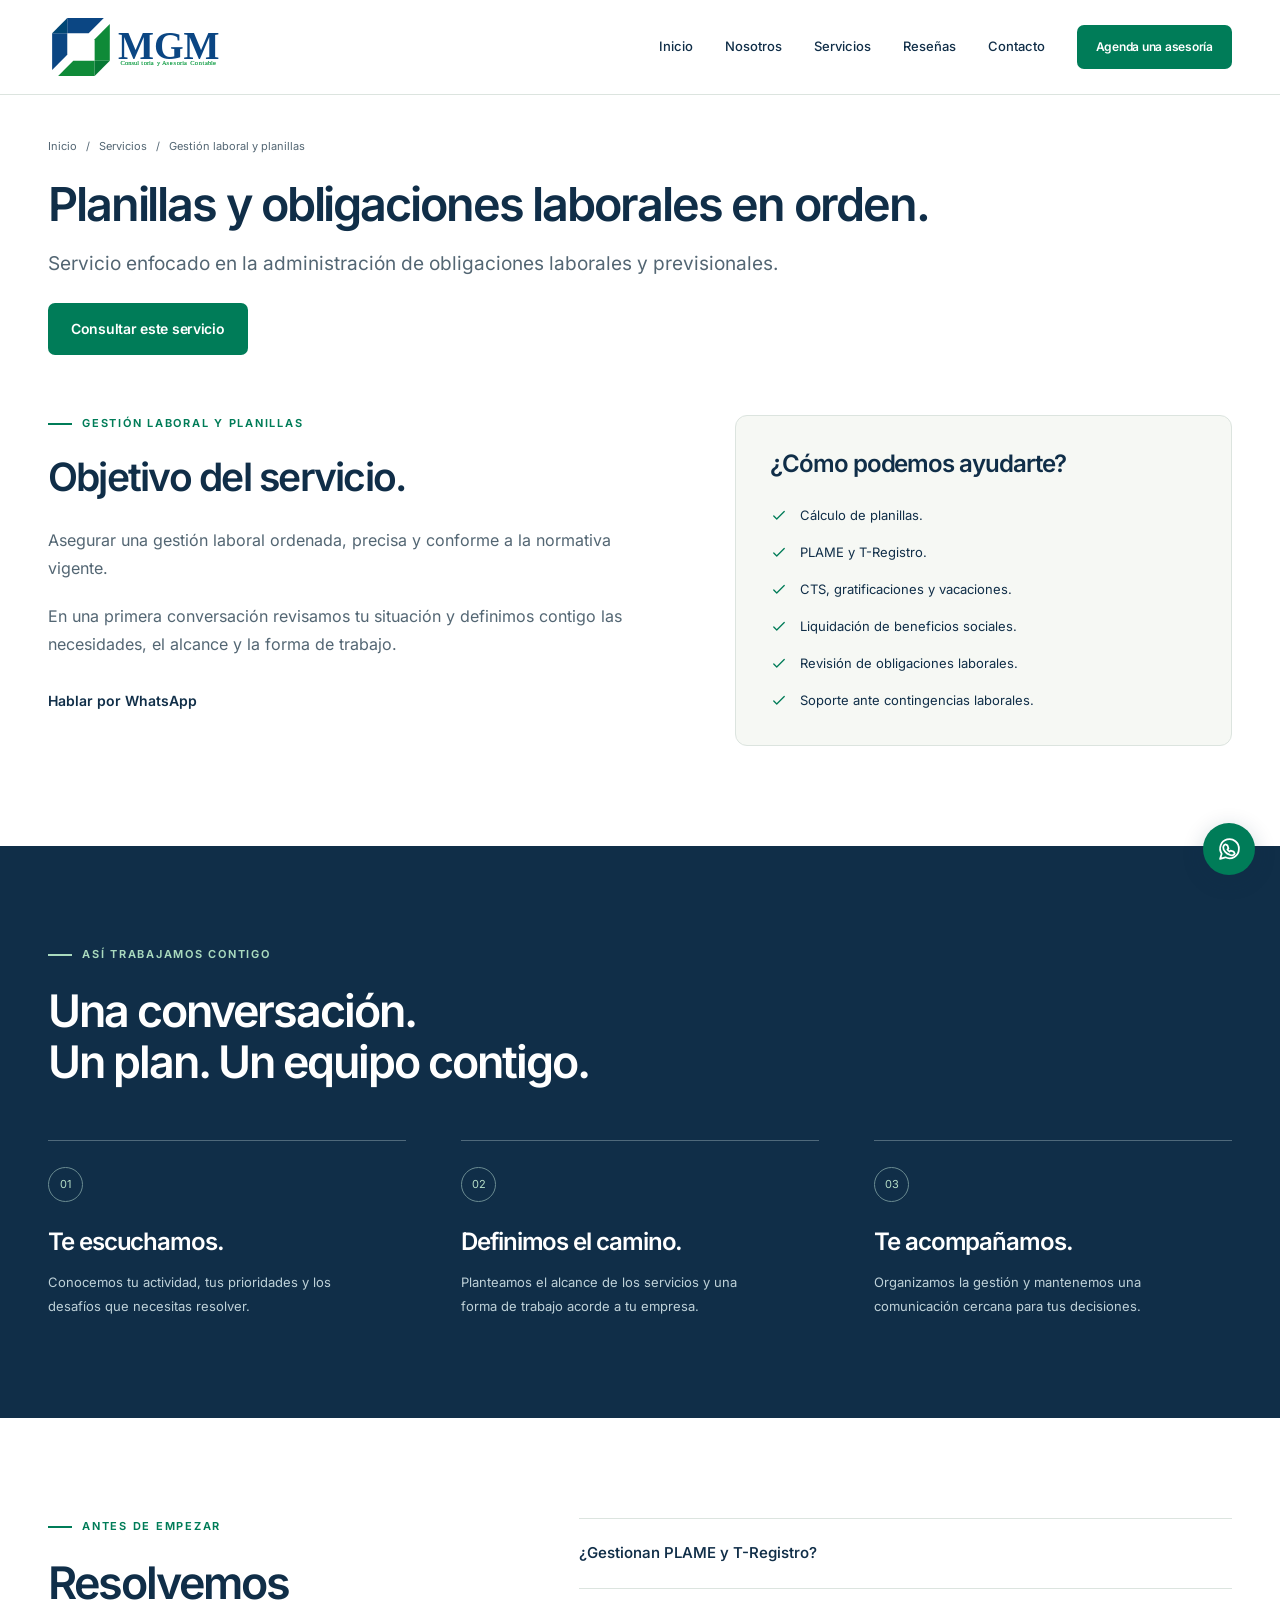
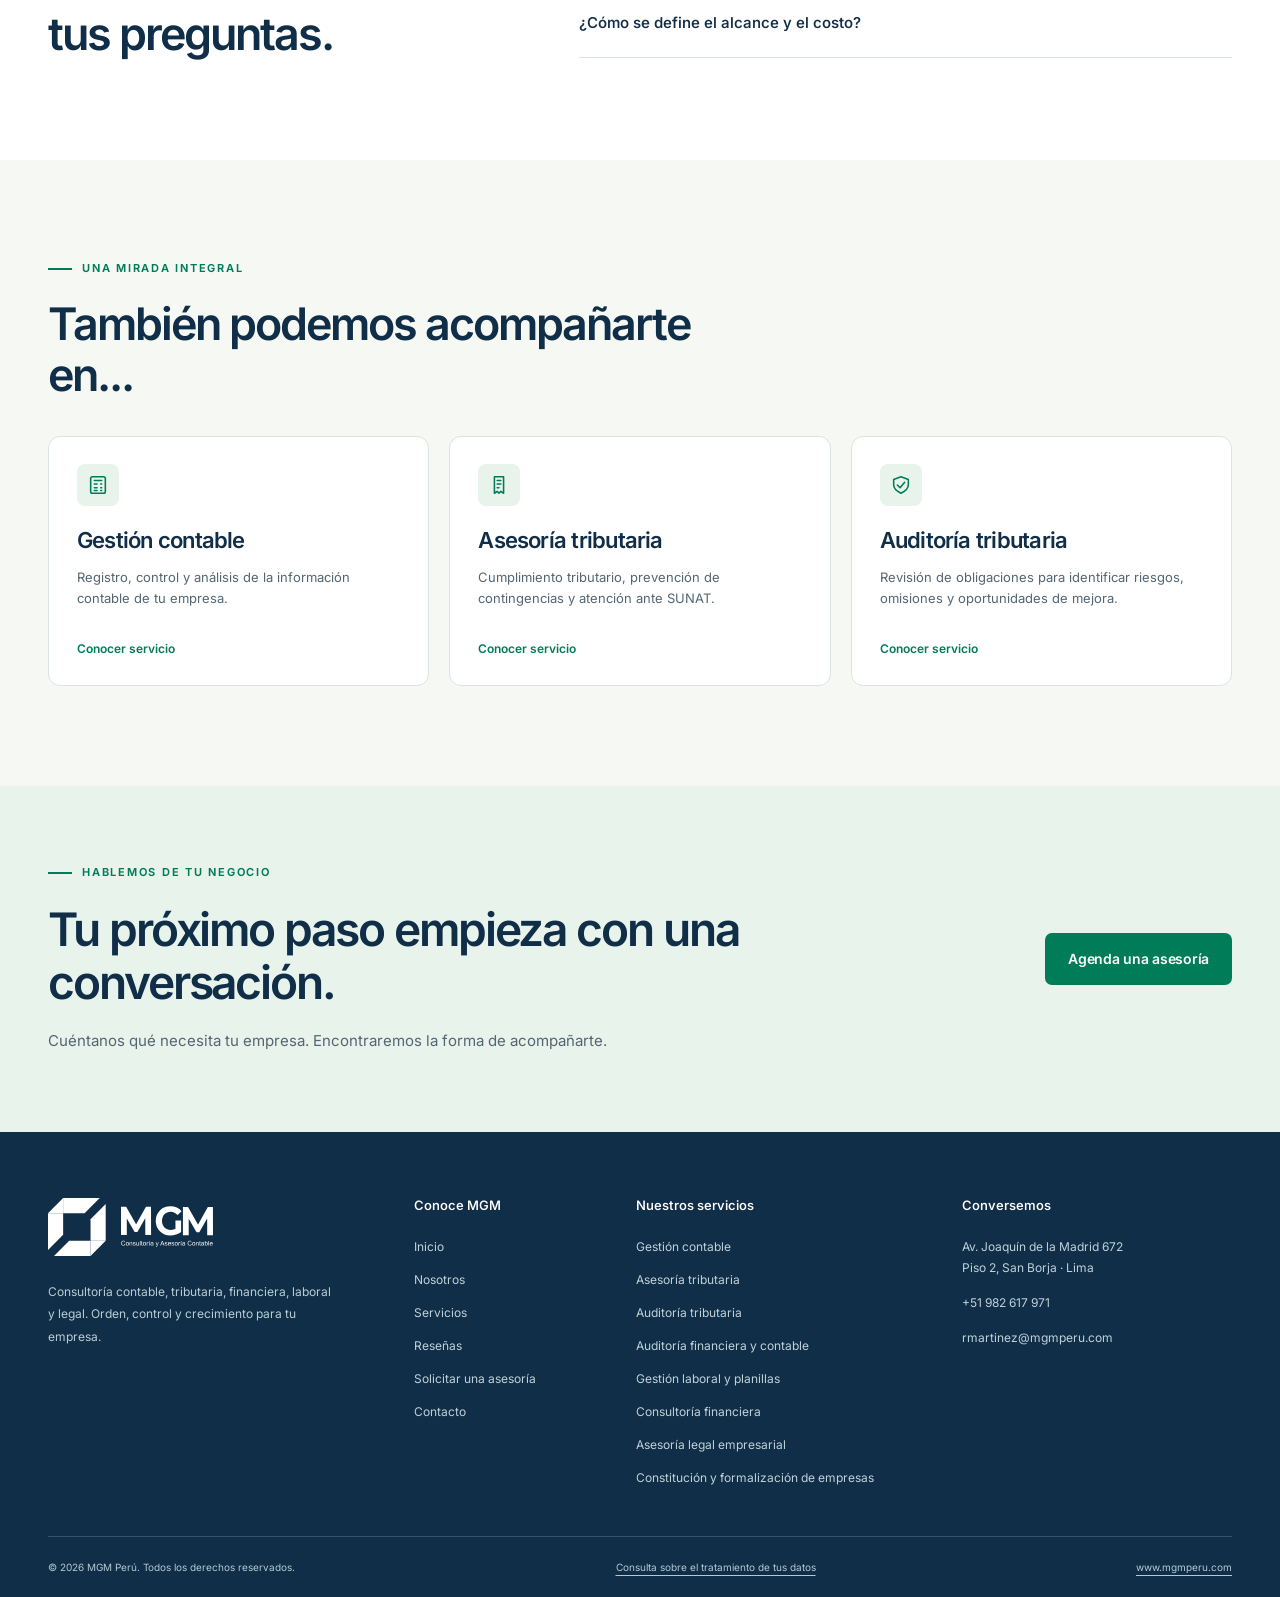
<file: servicios/gestion-de-nominas.html>
<!DOCTYPE html>
<html lang="es-PE">
  <head>
    <meta charset="utf-8">
    <meta name="viewport" content="width=device-width,initial-scale=1">
    <title>Gestión laboral y planillas | MGM Perú</title>
    <meta name="description" content="Servicio enfocado en la administración de obligaciones laborales y previsionales. Solicita una asesoría con MGM Perú.">
    <meta name="robots" content="noindex,nofollow">
    <link rel="stylesheet" href="../assets/css/estilos.css">
  </head>
  <body>
    <div class="mgm" data-mgm-page="gestion-de-nominas">
      <a class="m-skip" href="#mgm-contenido">Ir al contenido</a>
      <header class="m-header">
        <div class="m-container m-header-inner">
          <a class="m-logo" href="../index.html" aria-label="MGM Perú, inicio">
            <img src="../assets/img/marca/logo-mgm.svg" alt="MGM Perú" class="" loading="eager" decoding="async">
          </a>
          <nav class="m-nav" aria-label="Navegación principal">
            <a class="m-nav-link" href="../index.html">Inicio</a>
            <a class="m-nav-link" href="../nosotros.html">Nosotros</a>
            <details class="m-nav-services">
              <summary class="m-nav-link">Servicios</summary>
              <div class="m-dropdown">
                <a href="gestion-contable.html">Gestión contable</a>
                <a href="asesoria-y-auditoria-tributaria.html">Asesoría tributaria</a>
                <a href="auditoria-tributaria.html">Auditoría tributaria</a>
                <a href="auditoria-financiera-y-contable.html">Auditoría financiera y contable</a>
                <a href="gestion-de-nominas.html">Gestión laboral y planillas</a>
                <a href="consultoria-financiera.html">Consultoría financiera</a>
                <a href="asesoria-legal.html">Asesoría legal empresarial</a>
                <a href="creacion-de-empresa-ruc-20.html">Constitución y formalización de empresas</a>
                <a href="../servicios.html">Ver todos los servicios </a>
              </div>
            </details>
            <a class="m-nav-link" href="../resenas.html">Reseñas</a>
            <a class="m-nav-link" href="../contacto.html">Contacto</a>
            <a class="m-btn m-btn-primary" href="../agenda.html" data-mgm-book="1">Agenda una asesoría</a>
          </nav>
          <button type="button" class="m-menu-button" aria-label="Abrir menú" aria-expanded="false" aria-controls="mgm-navegacion-movil" data-mgm-menu="1">
            <svg xmlns="http://www.w3.org/2000/svg" viewbox="0 0 24 24" aria-hidden="true">
              <path d="M4 6h16M4 12h16M4 18h16"></path>
            </svg>
          </button>
        </div>
        <nav id="mgm-navegacion-movil" class="m-mobile-nav" aria-label="Navegación móvil" data-mgm-mobile="1" hidden>
          <a href="../index.html">Inicio</a>
          <a href="../nosotros.html">Nosotros</a>
          <details>
            <summary>Servicios</summary>
            <a href="gestion-contable.html">Gestión contable</a>
            <a href="asesoria-y-auditoria-tributaria.html">Asesoría tributaria</a>
            <a href="auditoria-tributaria.html">Auditoría tributaria</a>
            <a href="auditoria-financiera-y-contable.html">Auditoría financiera y contable</a>
            <a href="gestion-de-nominas.html">Gestión laboral y planillas</a>
            <a href="consultoria-financiera.html">Consultoría financiera</a>
            <a href="asesoria-legal.html">Asesoría legal empresarial</a>
            <a href="creacion-de-empresa-ruc-20.html">Constitución y formalización de empresas</a>
            <a href="../servicios.html">Ver todos los servicios</a>
          </details>
          <a href="../resenas.html">Reseñas</a>
          <a href="../contacto.html">Contacto</a>
          <a class="m-btn m-btn-primary" href="../agenda.html" data-mgm-book="1">Agenda una asesoría</a>
        </nav>
      </header>
      <section class="m-promo" data-mgm-promotion="1" aria-label="Campaña vigente" hidden>
        <div class="m-container m-promo-inner">
          <div>
            <strong data-promo-title="1"></strong>
            <p data-promo-description="1"></p>
          </div>
          <a class="m-btn m-btn-primary" href="../agenda.html" data-mgm-book="1">Consultar campaña</a>
        </div>
      </section>
      <main id="mgm-contenido" tabindex="-1">
        <section class="m-page-intro">
          <div class="m-container">
            <nav class="m-breadcrumb" aria-label="Ruta de navegación">
              <a href="../index.html">Inicio</a>
              <span aria-hidden="true">/</span>
              <a href="../servicios.html">Servicios</a>
              <span aria-hidden="true">/</span>
              <span aria-current="page">Gestión laboral y planillas</span>
            </nav>
            <h1>Planillas y obligaciones laborales en orden.</h1>
            <p class="m-lead">Servicio enfocado en la administración de obligaciones laborales y previsionales.</p>
            <div class="m-actions">
              <a class="m-btn m-btn-primary" href="../agenda.html?servicio=gestion-de-nominas" data-mgm-book="1">Consultar este servicio</a>
            </div>
          </div>
        </section>
        <section class="m-section">
          <div class="m-container m-detail-grid">
            <div class="m-detail-copy">
              <span class="m-eyebrow">Gestión laboral y planillas</span>
              <h2 class="m-heading">Objetivo del servicio.</h2>
              <p class="m-body">Asegurar una gestión laboral ordenada, precisa y conforme a la normativa vigente.</p>
              <p class="m-body">En una primera conversación revisamos tu situación y definimos contigo las necesidades, el alcance y la forma de trabajo.</p>
              <div class="m-actions">
                <a class="m-text-link" href="https://wa.me/51982617971" target="_blank" rel="noopener noreferrer" data-mgm-whatsapp="Hola MGM, quisiera información sobre gestión laboral y planillas.">Hablar por WhatsApp</a>
              </div>
            </div>
            <aside class="m-includes">
              <h3>¿Cómo podemos ayudarte?</h3>
              <ul class="m-check-list">
                <li>
                  <svg xmlns="http://www.w3.org/2000/svg" viewbox="0 0 24 24" aria-hidden="true">
                    <path d="m5 12 4 4L19 6"></path>
                  </svg>
                  <span>Cálculo de planillas.</span>
                </li>
                <li>
                  <svg xmlns="http://www.w3.org/2000/svg" viewbox="0 0 24 24" aria-hidden="true">
                    <path d="m5 12 4 4L19 6"></path>
                  </svg>
                  <span>PLAME y T-Registro.</span>
                </li>
                <li>
                  <svg xmlns="http://www.w3.org/2000/svg" viewbox="0 0 24 24" aria-hidden="true">
                    <path d="m5 12 4 4L19 6"></path>
                  </svg>
                  <span>CTS, gratificaciones y vacaciones.</span>
                </li>
                <li>
                  <svg xmlns="http://www.w3.org/2000/svg" viewbox="0 0 24 24" aria-hidden="true">
                    <path d="m5 12 4 4L19 6"></path>
                  </svg>
                  <span>Liquidación de beneficios sociales.</span>
                </li>
                <li>
                  <svg xmlns="http://www.w3.org/2000/svg" viewbox="0 0 24 24" aria-hidden="true">
                    <path d="m5 12 4 4L19 6"></path>
                  </svg>
                  <span>Revisión de obligaciones laborales.</span>
                </li>
                <li>
                  <svg xmlns="http://www.w3.org/2000/svg" viewbox="0 0 24 24" aria-hidden="true">
                    <path d="m5 12 4 4L19 6"></path>
                  </svg>
                  <span>Soporte ante contingencias laborales.</span>
                </li>
              </ul>
            </aside>
          </div>
        </section>
        <section class="m-section m-dark">
          <div class="m-container">
            <span class="m-eyebrow">ASÍ TRABAJAMOS CONTIGO</span>
            <h2 class="m-heading m-process-heading">Una conversación.<br>Un plan. Un equipo contigo.</h2>
            <div class="m-process">
              <article class="m-process-step">
                <span>01</span>
                <h3>Te escuchamos.</h3>
                <p>Conocemos tu actividad, tus prioridades y los desafíos que necesitas resolver.</p>
              </article>
              <article class="m-process-step">
                <span>02</span>
                <h3>Definimos el camino.</h3>
                <p>Planteamos el alcance de los servicios y una forma de trabajo acorde a tu empresa.</p>
              </article>
              <article class="m-process-step">
                <span>03</span>
                <h3>Te acompañamos.</h3>
                <p>Organizamos la gestión y mantenemos una comunicación cercana para tus decisiones.</p>
              </article>
            </div>
          </div>
        </section>
        <section class="m-section">
          <div class="m-container m-faq-grid">
            <div>
              <span class="m-eyebrow">ANTES DE EMPEZAR</span>
              <h2 class="m-heading">Resolvemos<br>tus preguntas.</h2>
            </div>
            <div class="m-faq-list">
              <details>
                <summary>¿Gestionan PLAME y T-Registro?</summary>
                <p>Sí. El alcance incluye PLAME y T-Registro, planillas, CTS, gratificaciones, vacaciones, liquidaciones y revisión de obligaciones laborales.</p>
              </details>
              <details>
                <summary>¿Cómo se define el alcance y el costo?</summary>
                <p>El alcance se plantea a partir de las necesidades y la situación de tu empresa. MGM te confirmará las condiciones del servicio antes de iniciar.</p>
              </details>
            </div>
          </div>
        </section>
        <section class="m-section m-soft">
          <div class="m-container">
            <span class="m-eyebrow">UNA MIRADA INTEGRAL</span>
            <h2 class="m-heading">También podemos acompañarte en...</h2>
            <div class="m-related-grid">
              <article class="m-service-card">
                <span class="m-service-icon">
                  <svg xmlns="http://www.w3.org/2000/svg" viewbox="0 0 24 24" aria-hidden="true">
                    <rect x="4" y="3" width="16" height="18" rx="2"></rect>
                    <path d="M8 7h8M8 11h3M15 11h1M8 15h3M15 15h1M8 18h3M15 18h1"></path>
                  </svg>
                </span>
                <h3>Gestión contable</h3>
                <p>Registro, control y análisis de la información contable de tu empresa.</p>
                <a class="m-text-link" href="gestion-contable.html">Conocer servicio</a>
              </article>
              <article class="m-service-card">
                <span class="m-service-icon">
                  <svg xmlns="http://www.w3.org/2000/svg" viewbox="0 0 24 24" aria-hidden="true">
                    <path d="M7 3h10v18l-3-2-2 2-2-2-3 2V3Z"></path>
                    <path d="M10 7h4M10 11h4M10 15h2"></path>
                  </svg>
                </span>
                <h3>Asesoría tributaria</h3>
                <p>Cumplimiento tributario, prevención de contingencias y atención ante SUNAT.</p>
                <a class="m-text-link" href="asesoria-y-auditoria-tributaria.html">Conocer servicio</a>
              </article>
              <article class="m-service-card">
                <span class="m-service-icon">
                  <svg xmlns="http://www.w3.org/2000/svg" viewbox="0 0 24 24" aria-hidden="true">
                    <path d="m12 3 8 3v6c0 5-8 9-8 9s-8-4-8-9V6l8-3Z"></path>
                    <path d="m8 12 3 3 5-6"></path>
                  </svg>
                </span>
                <h3>Auditoría tributaria</h3>
                <p>Revisión de obligaciones para identificar riesgos, omisiones y oportunidades de mejora.</p>
                <a class="m-text-link" href="auditoria-tributaria.html">Conocer servicio</a>
              </article>
            </div>
          </div>
        </section>
        <section class="m-cta">
          <div class="m-container m-cta-inner">
            <div>
              <span class="m-eyebrow">HABLEMOS DE TU NEGOCIO</span>
              <h2>Tu próximo paso empieza con una conversación.</h2>
              <p>Cuéntanos qué necesita tu empresa. Encontraremos la forma de acompañarte.</p>
            </div>
            <a class="m-btn m-btn-primary" href="../agenda.html" data-mgm-book="1">Agenda una asesoría</a>
          </div>
        </section>
      </main>
      <footer class="m-footer">
        <div class="m-container">
          <div class="m-footer-grid">
            <div>
              <img src="../assets/img/marca/logo-mgm-blanco.svg" alt="MGM Perú" class="m-footer-logo" loading="lazy" decoding="async">
              <p class="m-footer-description">Consultoría contable, tributaria, financiera, laboral y legal. Orden, control y crecimiento para tu empresa.</p>
            </div>
            <div>
              <h3>Conoce MGM</h3>
              <ul>
                <li>
                  <a href="../index.html">Inicio</a>
                </li>
                <li>
                  <a href="../nosotros.html">Nosotros</a>
                </li>
                <li>
                  <a href="../servicios.html">Servicios</a>
                </li>
                <li>
                  <a href="../resenas.html">Reseñas</a>
                </li>
                <li>
                  <a href="../agenda.html">Solicitar una asesoría</a>
                </li>
                <li>
                  <a href="../contacto.html">Contacto</a>
                </li>
              </ul>
            </div>
            <div>
              <h3>Nuestros servicios</h3>
              <ul>
                <li>
                  <a href="gestion-contable.html">Gestión contable</a>
                </li>
                <li>
                  <a href="asesoria-y-auditoria-tributaria.html">Asesoría tributaria</a>
                </li>
                <li>
                  <a href="auditoria-tributaria.html">Auditoría tributaria</a>
                </li>
                <li>
                  <a href="auditoria-financiera-y-contable.html">Auditoría financiera y contable</a>
                </li>
                <li>
                  <a href="gestion-de-nominas.html">Gestión laboral y planillas</a>
                </li>
                <li>
                  <a href="consultoria-financiera.html">Consultoría financiera</a>
                </li>
                <li>
                  <a href="asesoria-legal.html">Asesoría legal empresarial</a>
                </li>
                <li>
                  <a href="creacion-de-empresa-ruc-20.html">Constitución y formalización de empresas</a>
                </li>
              </ul>
            </div>
            <div>
              <h3>Conversemos</h3>
              <address class="m-contact-line">Av. Joaquín de la Madrid 672<br>Piso 2, San Borja · Lima</address>
              <p class="m-contact-line">
                <a href="tel:+51982617971">+51 982 617 971</a>
              </p>
              <p class="m-contact-line">
                <a href="mailto:rmartinez@mgmperu.com">rmartinez@mgmperu.com</a>
              </p>
            </div>
          </div>
          <div class="m-footer-bottom">
            <span>© 2026 MGM Perú. Todos los derechos reservados.</span>
            <a href="mailto:rmartinez@mgmperu.com?subject=Consulta%20sobre%20mis%20datos">Consulta sobre el tratamiento de tus datos</a>
            <a href="https://www.mgmperu.com/">www.mgmperu.com</a>
          </div>
        </div>
      </footer>
      <a class="m-floating-wa" href="https://wa.me/51982617971" aria-label="Contactar a MGM por WhatsApp" target="_blank" rel="noopener noreferrer" data-mgm-whatsapp="Hola MGM, quisiera información sobre sus servicios.">
        <svg xmlns="http://www.w3.org/2000/svg" viewbox="0 0 24 24" aria-hidden="true">
          <path d="M21 11.5a9 9 0 0 1-13 8L3 21l1.5-5A9 9 0 1 1 21 11.5Z"></path>
          <path d="m8 7 2 1 1 3-1 1a10 10 0 0 0 2 2l1-1 3 1 1 2c-1 2-3 2-5 1-3-1-6-4-6-7 0-1 1-3 2-3Z"></path>
        </svg>
      </a>
    </div>
    <script src="../assets/js/config.js"></script>
    <script src="../assets/js/app.js"></script>
  </body>
</html>
</file>
<file: assets/css/estilos.css>
/* Estilos generales del documento */
body {
  margin:0
}
html {
  scroll-behavior:smooth
}
@font-face {
  font-family:MGM Inter;
  src:url("../fonts/inter-latin-variable.woff2") format("woff2");
  font-style:normal;
  font-weight:100 900;
  font-display:swap
}
.mgm {
  --m-ink:#102e48;
  --m-blue:#0b4683;
  --m-green:#007c58;
  --m-mint:#e8f3eb;
  --m-paper:#f6f8f4;
  --m-muted:#536673;
  --m-line:#dce4df;
  --m-white:#fff;
  width:100%;
  color:var(--m-ink);
  background:var(--m-white);
  font:400 16px/1.65 "MGM Inter",Arial,sans-serif;
  isolation:isolate;
}
.mgm,.mgm * {
  box-sizing:border-box
}
.mgm [hidden] {
  display:none!important
}
.mgm img {
  display:block;
  max-width:100%;
  height:auto
}
.mgm a {
  color:inherit;
  text-decoration:none
}
.mgm a:hover {
  text-decoration:none
}
.mgm button,.mgm input,.mgm select,.mgm textarea {
  font:inherit
}
.mgm button,.mgm summary {
  cursor:pointer
}
.mgm h1,.mgm h2,.mgm h3,.mgm h4,.mgm p,.mgm figure {
  margin:0
}
.mgm h1,.mgm h2,.mgm h3,.mgm h4 {
  color:inherit;
  font-family:inherit;
  font-weight:600;
  line-height:1.14;
  letter-spacing:-.045em
}
.mgm ul {
  margin:0;
  padding:0;
  list-style:none
}
.mgm a:focus-visible,.mgm button:focus-visible,.mgm summary:focus-visible,.mgm input:focus-visible,.mgm select:focus-visible,.mgm textarea:focus-visible {
  outline:3px solid #178264;
  outline-offset:5px
}
.mgm svg {
  width:22px;
  height:22px;
  vertical-align:middle;
  flex-shrink:0;
  fill:none;
  stroke:currentColor;
  stroke-width:1.7;
  stroke-linecap:round;
  stroke-linejoin:round
}
.mgm .m-container {
  width:calc(100% - 96px);
  max-width:1248px;
  margin:0 auto
}
.mgm .m-section {
  padding:100px 0
}
.mgm .m-soft {
  background:var(--m-paper)
}
.mgm .m-eyebrow {
  display:block;
  margin-bottom:22px;
  color:var(--m-green);
  font-size:11px;
  line-height:1.6;
  font-weight:650;
  letter-spacing:.16em;
  text-transform:uppercase
}
.mgm .m-eyebrow:before {
  content:"";
  display:inline-block;
  width:24px;
  height:2px;
  margin-right:10px;
  background:currentColor;
  vertical-align:middle
}
.mgm .m-heading {
  font-size:clamp(32px,3.5vw,48px);
  max-width:690px
}
.mgm .m-lead {
  font-size:18px;
  line-height:1.7;
  color:var(--m-muted)
}
.mgm .m-body {
  color:var(--m-muted);
  line-height:1.75
}
.mgm .m-em {
  color:var(--m-green);
  font-style:normal
}
.mgm .m-actions {
  display:flex;
  gap:16px;
  align-items:center;
  flex-wrap:wrap;
  margin-top:32px
}
.mgm .m-btn {
  display:inline-flex;
  justify-content:center;
  align-items:center;
  gap:18px;
  min-height:52px;
  padding:14px 22px;
  border:1px solid transparent;
  border-radius:7px;
  font-size:14px;
  font-weight:600;
  letter-spacing:-.02em;
  line-height:1.3;
  transition:background .18s,color .18s,transform .18s;
  cursor:pointer
}
.mgm .m-btn svg {
  width:18px;
  height:18px
}
.mgm .m-btn-primary {
  color:var(--m-white);
  background:var(--m-green)
}
.mgm .m-btn-primary:hover {
  color:var(--m-white);
  background:#006344;
  transform:translateY(-2px)
}
.mgm .m-btn-outline {
  border-color:#cdd8d3;
  color:var(--m-ink);
  background:transparent
}
.mgm .m-btn-outline:hover {
  background:var(--m-mint)
}
.mgm .m-btn-light {
  background:var(--m-white);
  color:var(--m-ink)
}
.mgm .m-btn-light:hover {
  background:var(--m-mint)
}
.mgm .m-text-link {
  display:inline-flex;
  align-items:center;
  gap:12px;
  font-size:14px;
  font-weight:600;
  line-height:1.5
}
.mgm .m-text-link svg {
  width:17px;
  height:17px;
  transition:transform .18s
}
.mgm .m-text-link:hover svg {
  transform:translate(3px,-3px)
}
.mgm .m-header {
  position:relative;
  background:var(--m-white);
  z-index:30;
  border-bottom:1px solid var(--m-line)
}
.mgm .m-header-inner {
  display:flex;
  align-items:center;
  justify-content:space-between;
  gap:24px;
  min-height:94px
}
.mgm .m-logo img {
  width:176px;
  max-height:58px;
  object-fit:contain
}
.mgm .m-nav {
  display:flex;
  align-items:center;
  gap:32px
}
.mgm .m-nav-link {
  display:inline-flex;
  align-items:center;
  gap:6px;
  min-height:44px;
  font-size:13px;
  font-weight:500;
  position:relative
}
.mgm .m-nav-link[aria-current="page"] {
  color:var(--m-green)
}
.mgm .m-nav-link[aria-current="page"]:after {
  content:"";
  height:2px;
  width:16px;
  position:absolute;
  bottom:0;
  left:0;
  background:var(--m-green)
}
.mgm .m-nav-link svg {
  width:13px;
  height:13px
}
.mgm .m-nav-services {
  position:relative
}
.mgm .m-nav-services>summary {
  list-style:none
}
.mgm .m-nav-services>summary::-webkit-details-marker {
  display:none
}
.mgm .m-dropdown {
  position:absolute;
  top:calc(100% + 8px);
  left:-22px;
  width:294px;
  padding:12px;
  background:var(--m-white);
  border:1px solid var(--m-line);
  border-radius:10px;
  box-shadow:0 18px 50px #102e4814
}
.mgm .m-dropdown a {
  display:block;
  padding:10px 12px;
  border-radius:5px;
  font-size:13px;
  line-height:1.45
}
.mgm .m-dropdown a:hover {
  background:var(--m-mint);
  color:var(--m-green)
}
.mgm .m-nav .m-btn {
  min-height:44px;
  padding:12px 18px;
  font-size:12px
}
.mgm .m-menu-button {
  display:none;
  min-height:44px;
  min-width:44px;
  align-items:center;
  justify-content:center;
  border:1px solid var(--m-line);
  border-radius:7px;
  background:var(--m-white);
  color:var(--m-ink)
}
.mgm .m-mobile-nav {
  border-top:1px solid var(--m-line);
  padding:16px 24px 24px;
  background:var(--m-white)
}
.mgm .m-mobile-nav a {
  display:block;
  min-height:44px;
  padding:10px 0;
  font-size:14px
}
.mgm .m-mobile-nav details {
  padding:6px 0
}
.mgm .m-mobile-nav summary {
  min-height:40px;
  font-weight:600;
  line-height:40px
}
.mgm .m-mobile-nav details a {
  padding-left:18px;
  color:var(--m-muted)
}
.mgm .m-mobile-nav .m-btn {
  display:flex;
  margin-top:16px;
  color:var(--m-white)
}
.mgm .m-hero {
  padding:60px 0 68px;
  background:var(--m-paper)
}
.mgm .m-hero-grid {
  display:grid;
  grid-template-columns:1.08fr 1fr;
  align-items:center;
  gap:76px
}
.mgm .m-hero h1 {
  font-size:clamp(44px,5.1vw,72px);
  line-height:1.08;
  letter-spacing:-.058em;
  margin-bottom:26px
}
.mgm .m-hero .m-lead {
  max-width:520px;
  font-size:17px
}
.mgm .m-hero-visual {
  position:relative;
  padding:0 0 28px 0
}
.mgm .m-hero-portrait {
  width:100%;
  height:556px;
  object-fit:cover;
  object-position:center 28%;
  border-radius:18px;
  background:#dce5e1
}
.mgm .m-photo-caption {
  position:absolute;
  bottom:28px;
  left:0;
  right:0;
  padding:66px 24px 25px;
  border-radius:0 0 18px 18px;
  background:linear-gradient(transparent,#0b233dc9);
  color:var(--m-white)
}
.mgm .m-photo-caption strong {
  display:block;
  font-size:16px;
  font-weight:600;
  letter-spacing:-.02em
}
.mgm .m-photo-caption span {
  font-size:11px;
  color:#e2eee9
}
.mgm .m-experience-card {
  position:absolute;
  left:-35px;
  top:30px;
  display:flex;
  gap:14px;
  align-items:center;
  padding:18px 24px;
  border-radius:10px;
  background:var(--m-white);
  box-shadow:0 8px 30px #102e4812;
  color:var(--m-ink)
}
.mgm .m-experience-card strong {
  font-size:36px;
  line-height:1;
  letter-spacing:-.05em;
  font-weight:600
}
.mgm .m-experience-card span {
  font-size:11px;
  line-height:1.55;
  max-width:97px;
  color:var(--m-muted)
}
.mgm .m-visual-tag {
  position:absolute;
  bottom:7px;
  right:-14px;
  padding:12px 19px;
  background:var(--m-green);
  border-radius:7px;
  color:var(--m-white);
  font-size:11px;
  display:flex;
  align-items:center;
  gap:10px
}
.mgm .m-visual-tag svg {
  height:17px;
  width:17px
}
.mgm .m-specialties {
  border-bottom:1px solid var(--m-line);
  padding:27px 0
}
.mgm .m-specialties-inner {
  display:flex;
  justify-content:space-between;
  gap:18px;
  flex-wrap:wrap;
  align-items:center;
  font-size:11px;
  font-weight:600;
  color:var(--m-muted);
  letter-spacing:.035em
}
.mgm .m-specialties-inner span {
  display:flex;
  align-items:center;
  gap:11px
}
.mgm .m-specialties-inner span:before {
  content:"";
  width:5px;
  height:5px;
  background:var(--m-green);
  border-radius:50%
}
.mgm .m-section-intro {
  display:grid;
  grid-template-columns:1.1fr 1fr;
  gap:76px;
  align-items:end;
  margin-bottom:42px
}
.mgm .m-section-intro .m-body {
  max-width:445px;
  margin-left:auto;
  font-size:15px
}
.mgm .m-services-grid {
  display:grid;
  grid-template-columns:1fr 1fr 1fr;
  gap:18px
}
.mgm .m-service-card {
  position:relative;
  display:flex;
  flex-direction:column;
  align-items:flex-start;
  border:1px solid var(--m-line);
  border-radius:12px;
  padding:27px 28px;
  min-height:255px;
  background:var(--m-white);
  transition:border-color .18s,transform .18s
}
.mgm .m-service-card:hover {
  border-color:var(--m-green);
  transform:translateY(-3px)
}
.mgm .m-service-icon {
  display:flex;
  align-items:center;
  justify-content:center;
  width:42px;
  height:42px;
  color:var(--m-green);
  background:var(--m-mint);
  border-radius:8px;
  margin-bottom:21px
}
.mgm .m-service-card h3 {
  font-size:22px;
  letter-spacing:-.035em;
  line-height:1.2;
  margin-bottom:14px;
  max-width:290px
}
.mgm .m-service-card p {
  font-size:13px;
  line-height:1.65;
  color:var(--m-muted);
  margin-bottom:28px;
  max-width:330px
}
.mgm .m-service-card .m-text-link {
  margin-top:auto;
  font-size:12px;
  color:var(--m-green)
}
.mgm .m-service-featured {
  grid-row:span 2;
  background:var(--m-ink);
  color:var(--m-white);
  border-color:var(--m-ink);
  padding:38px 32px
}
.mgm .m-service-featured .m-service-icon {
  background:#254558;
  color:#c0e7cf;
  margin-bottom:66px;
  width:54px;
  height:54px
}
.mgm .m-service-featured h3 {
  font-size:36px;
  margin-bottom:24px;
  line-height:1.13
}
.mgm .m-service-featured p {
  color:#c4d4dc;
  font-size:15px;
  line-height:1.75
}
.mgm .m-service-featured .m-text-link {
  color:#c0e7cf
}
.mgm .m-service-featured .m-small-label {
  font-size:10px;
  letter-spacing:.11em;
  color:#bddccd;
  margin-bottom:12px;
  text-transform:uppercase
}
.mgm .m-service-featured:after {
  content:"";
  position:absolute;
  bottom:70px;
  right:25px;
  width:90px;
  height:90px;
  border-top:1px solid #446477;
  border-right:1px solid #446477;
  pointer-events:none;
  opacity:.5
}
.mgm .m-view-all {
  display:flex;
  justify-content:flex-end;
  margin-top:26px
}
.mgm .m-service-directory {
  display:grid;
  grid-template-columns:1fr 1fr;
  gap:22px
}
.mgm .m-service-directory .m-service-card {
  min-height:305px;
  padding:34px
}
.mgm .m-service-directory .m-service-card:first-child {
  grid-column:span 2;
  min-height:240px
}
.mgm .m-about-grid {
  display:grid;
  grid-template-columns:1fr 1fr;
  gap:90px;
  align-items:center
}
.mgm .m-about-image {
  width:100%;
  height:460px;
  object-fit:cover;
  border-radius:14px
}
.mgm .m-about-copy .m-heading {
  margin-bottom:26px
}
.mgm .m-about-copy p+p {
  margin-top:18px
}
.mgm .m-check-list {
  display:flex;
  flex-direction:column;
  gap:15px;
  margin-top:27px
}
.mgm .m-check-list li {
  display:flex;
  align-items:flex-start;
  gap:12px;
  font-size:14px
}
.mgm .m-check-list svg {
  width:18px;
  height:18px;
  color:var(--m-green);
  margin-top:3px
}
.mgm .m-team-portrait {
  object-position:center 27%;
  height:485px
}
.mgm .m-person-role {
  display:block;
  font-size:13px;
  color:var(--m-green);
  margin:16px 0 24px;
  font-weight:600
}
.mgm .m-values {
  display:grid;
  grid-template-columns:repeat(3,1fr);
  gap:48px;
  margin-top:54px;
  padding-top:38px;
  border-top:1px solid var(--m-line)
}
.mgm .m-values .m-value-number {
  display:block;
  color:var(--m-green);
  font-size:11px;
  letter-spacing:.08em;
  margin-bottom:19px
}
.mgm .m-values h3 {
  font-size:22px;
  line-height:1.22;
  margin-bottom:15px
}
.mgm .m-values p {
  font-size:13px;
  line-height:1.75;
  color:var(--m-muted)
}
.mgm .m-dark {
  background:var(--m-ink);
  color:var(--m-white)
}
.mgm .m-dark .m-eyebrow {
  color:#a9dabe
}
.mgm .m-dark .m-lead,.mgm .m-dark .m-body {
  color:#c8d9dd
}
.mgm .m-process {
  display:grid;
  grid-template-columns:repeat(3,1fr);
  gap:55px;
  margin-top:52px
}
.mgm .m-process-step {
  border-top:1px solid #4f697b;
  padding-top:26px
}
.mgm .m-process-step>span {
  display:flex;
  align-items:center;
  justify-content:center;
  width:35px;
  height:35px;
  border-radius:50%;
  border:1px solid #6a8b91;
  font-size:11px;
  color:#b5ddc6;
  margin-bottom:26px
}
.mgm .m-process-step h3 {
  font-size:24px;
  margin-bottom:16px
}
.mgm .m-process-step p {
  font-size:13px;
  line-height:1.8;
  color:#bed1d8;
  max-width:290px
}
.mgm .m-process-heading {
  max-width:580px
}
.mgm .m-process .m-step-icon {
  color:#c2e3cb
}
.mgm .m-faq-grid {
  display:grid;
  grid-template-columns:.8fr 1.2fr;
  gap:95px
}
.mgm .m-faq-intro p {
  margin-top:22px;
  font-size:15px
}
.mgm .m-faq-list details {
  border-bottom:1px solid var(--m-line)
}
.mgm .m-faq-list details:first-child {
  border-top:1px solid var(--m-line)
}
.mgm .m-faq-list summary {
  display:flex;
  align-items:center;
  justify-content:space-between;
  gap:25px;
  list-style:none;
  padding:23px 0;
  font-size:15px;
  font-weight:550;
  line-height:1.5
}
.mgm .m-faq-list summary::-webkit-details-marker {
  display:none
}
.mgm .m-faq-list summary svg {
  height:18px;
  width:18px;
  color:var(--m-green)
}
.mgm .m-faq-list details[open] summary svg {
  transform:rotate(45deg)
}
.mgm .m-faq-list details p {
  padding:0 26px 24px 0;
  font-size:14px;
  line-height:1.8;
  color:var(--m-muted)
}
.mgm .m-cta {
  padding:78px 0;
  background:var(--m-mint)
}
.mgm .m-cta-inner {
  display:flex;
  align-items:center;
  justify-content:space-between;
  gap:58px
}
.mgm .m-cta h2 {
  font-size:clamp(30px,3.6vw,48px);
  max-width:770px
}
.mgm .m-cta p {
  margin-top:21px;
  color:var(--m-muted);
  font-size:15px
}
.mgm .m-cta .m-btn {
  flex-shrink:0
}
.mgm .m-footer {
  background:var(--m-ink);
  color:var(--m-white);
  padding:66px 0 0
}
.mgm .m-footer-grid {
  display:grid;
  grid-template-columns:1.15fr .62fr 1fr 1fr;
  gap:55px;
  padding-bottom:48px
}
.mgm .m-footer-logo {
  width:165px;
  max-height:65px;
  object-fit:contain;
  object-position:left center;
  margin-bottom:25px
}
.mgm .m-footer-description {
  max-width:285px;
  font-size:12px;
  line-height:1.9;
  color:#b8cdd5
}
.mgm .m-footer h3 {
  font-size:13px;
  letter-spacing:0;
  font-weight:550;
  margin-bottom:23px
}
.mgm .m-footer ul {
  display:flex;
  flex-direction:column;
  gap:12px
}
.mgm .m-footer li,.mgm .m-footer address {
  font-size:12px;
  line-height:1.75;
  color:#c0d1d9;
  font-style:normal
}
.mgm .m-footer a:hover {
  color:#b9e4c9
}
.mgm .m-footer .m-contact-line {
  margin-bottom:14px;
  font-size:12px;
  line-height:1.75;
  color:#c0d1d9;
  font-weight:400
}
.mgm .m-footer .m-contact-line a {
  font-size:inherit;
  font-weight:inherit;
  color:inherit
}
.mgm .m-footer-bottom {
  display:flex;
  justify-content:space-between;
  align-items:center;
  gap:20px;
  padding:22px 0;
  border-top:1px solid #355266;
  font-size:10px;
  color:#b4c9d3
}
.mgm .m-footer-bottom a {
  text-decoration:underline;
  text-underline-offset:4px
}
.mgm .m-floating-wa {
  position:fixed;
  right:25px;
  bottom:25px;
  display:flex;
  align-items:center;
  justify-content:center;
  width:52px;
  height:52px;
  border-radius:50%;
  background:var(--m-green);
  color:var(--m-white);
  box-shadow:0 5px 22px #102e4833;
  z-index:80
}
.mgm .m-floating-wa svg {
  width:25px;
  height:25px
}
.mgm .m-skip {
  position:absolute;
  left:18px;
  top:-90px;
  padding:12px 16px;
  background:var(--m-ink);
  color:var(--m-white);
  border-radius:4px;
  z-index:100
}
.mgm .m-skip:focus {
  top:12px
}
.mgm .m-page-hero {
  padding:72px 0 78px;
  background:var(--m-paper)
}
.mgm .m-breadcrumb {
  display:flex;
  gap:9px;
  align-items:center;
  flex-wrap:wrap;
  margin-bottom:34px;
  font-size:11px;
  color:var(--m-muted)
}
.mgm .m-breadcrumb svg {
  width:12px;
  height:12px
}
.mgm .m-breadcrumb a:hover {
  color:var(--m-green)
}
.mgm .m-page-hero h1 {
  font-size:clamp(38px,4.8vw,64px);
  max-width:930px;
  line-height:1.12;
  margin-bottom:24px
}
.mgm .m-page-hero .m-lead {
  max-width:715px
}
.mgm .m-service-hero {
  display:grid;
  grid-template-columns:1.15fr 1fr;
  gap:80px;
  align-items:center
}
.mgm .m-service-hero h1 {
  font-size:clamp(38px,4.1vw,58px)
}
.mgm .m-service-hero-image {
  width:100%;
  height:355px;
  object-fit:cover;
  border-radius:14px
}
.mgm .m-detail-grid {
  display:grid;
  grid-template-columns:1.1fr .9fr;
  gap:80px;
  align-items:start
}
.mgm .m-detail-copy .m-heading {
  font-size:39px;
  margin-bottom:27px
}
.mgm .m-detail-copy p+p {
  margin-top:20px
}
.mgm .m-includes {
  padding:34px;
  border-radius:12px;
  background:var(--m-paper);
  border:1px solid var(--m-line)
}
.mgm .m-includes h3 {
  font-size:24px;
  margin-bottom:26px
}
.mgm .m-includes .m-check-list {
  margin:0
}
.mgm .m-includes li {
  font-size:13px;
  line-height:1.7
}
.mgm .m-related-grid {
  display:grid;
  grid-template-columns:repeat(3,1fr);
  gap:20px;
  margin-top:34px
}
.mgm .m-related-grid .m-service-card {
  min-height:250px
}
.mgm .m-contact-layout {
  display:grid;
  grid-template-columns:.85fr 1.15fr;
  gap:100px;
  align-items:start
}
.mgm .m-contact-layout h2 {
  margin-bottom:25px
}
.mgm .m-contact-items {
  display:flex;
  flex-direction:column;
  gap:30px;
  margin-top:36px
}
.mgm .m-contact-item {
  display:flex;
  gap:19px;
  align-items:flex-start
}
.mgm .m-contact-item>svg {
  color:var(--m-green);
  margin-top:5px
}
.mgm .m-contact-item small {
  display:block;
  font-size:11px;
  color:var(--m-muted);
  margin-bottom:7px
}
.mgm .m-contact-item a,.mgm .m-contact-item address {
  font-size:15px;
  font-weight:500;
  line-height:1.8;
  font-style:normal
}
.mgm .m-form-panel {
  padding:36px;
  background:var(--m-paper);
  border-radius:13px;
  border:1px solid var(--m-line)
}
.mgm .m-form-panel h2 {
  font-size:28px;
  margin-bottom:16px;
  line-height:1.22
}
.mgm .m-form-intro {
  font-size:13px;
  color:var(--m-muted);
  margin-bottom:27px
}
.mgm .m-form-grid {
  display:grid;
  grid-template-columns:1fr 1fr;
  gap:21px
}
.mgm .m-field {
  display:block;
  min-width:0
}
.mgm .m-field-full {
  grid-column:1/-1
}
.mgm .m-field>span {
  display:block;
  margin-bottom:9px;
  font-size:12px;
  font-weight:550;
  color:var(--m-ink)
}
.mgm .m-field input,.mgm .m-field select,.mgm .m-field textarea {
  display:block;
  width:100%;
  border:1px solid #cdd8d2;
  border-radius:6px;
  background:var(--m-white);
  color:var(--m-ink);
  min-height:48px;
  padding:12px 13px;
  font-size:14px;
  line-height:1.6;
  transition:border-color .18s
}
.mgm .m-field textarea {
  min-height:116px;
  resize:vertical
}
.mgm .m-field input:focus,.mgm .m-field select:focus,.mgm .m-field textarea:focus {
  border-color:var(--m-green)
}
.mgm .m-required {
  color:var(--m-green);
  font-style:normal
}
.mgm .m-form-note {
  font-size:11px;
  line-height:1.75;
  color:var(--m-muted);
  margin:23px 0
}
.mgm .m-form-note a {
  text-decoration:underline;
  text-underline-offset:3px
}
.mgm .m-check-field {
  display:flex;
  align-items:flex-start;
  gap:10px;
  font-size:11px;
  line-height:1.65;
  color:var(--m-muted);
  margin:22px 0
}
.mgm .m-check-field input {
  width:16px;
  height:16px;
  margin-top:2px;
  accent-color:var(--m-green);
  flex-shrink:0
}
.mgm .m-form-result {
  padding:22px;
  margin-top:22px;
  border:1px solid #b9d9c5;
  border-radius:8px;
  background:var(--m-mint)
}
.mgm .m-form-result h3 {
  font-size:18px;
  margin-bottom:12px
}
.mgm .m-form-result p {
  font-size:12px;
  line-height:1.8;
  color:var(--m-muted);
  white-space:pre-line
}
.mgm .m-form-result .m-btn {
  margin-top:18px;
  font-size:12px
}
.mgm .m-appointment-steps {
  margin-top:34px;
  border-top:1px solid var(--m-line);
  padding-top:26px
}
.mgm .m-appointment-steps li {
  display:flex;
  gap:14px;
  align-items:flex-start;
  margin-bottom:18px;
  font-size:13px;
  color:var(--m-muted)
}
.mgm .m-appointment-steps li>span {
  width:24px;
  height:24px;
  border-radius:50%;
  background:var(--m-mint);
  color:var(--m-green);
  text-align:center;
  line-height:24px;
  font-size:11px;
  flex-shrink:0
}
.mgm .m-appointment-steps strong {
  color:var(--m-ink);
  font-weight:550;
  display:block;
  margin-bottom:5px
}
.mgm .m-promo {
  padding:25px 0;
  background:var(--m-mint);
  border-bottom:1px solid #c6dece
}
.mgm .m-promo-inner {
  display:flex;
  justify-content:space-between;
  gap:22px;
  align-items:center
}
.mgm .m-promo strong {
  font-size:16px;
  line-height:1.5;
  display:block
}
.mgm .m-promo p {
  font-size:12px;
  color:var(--m-muted);
  margin-top:4px
}
.mgm .m-policy-note {
  padding:22px 26px;
  background:var(--m-paper);
  border-left:3px solid var(--m-green);
  color:var(--m-muted);
  font-size:13px;
  line-height:1.8;
  margin-top:30px
}
.mgm .m-privacy-copy {
  max-width:800px
}
.mgm .m-privacy-copy h2 {
  font-size:26px;
  margin:32px 0 15px
}
.mgm .m-privacy-copy p {
  margin-top:18px;
  color:var(--m-muted);
  font-size:14px;
  line-height:1.9
}
@media(min-width:901px) {
  .mgm .m-mobile-nav {
    display:none!important
  }
}
@media(max-width:1100px) {
  .mgm .m-container {
    width:calc(100% - 64px)
  }
  .mgm .m-nav {
    gap:22px
  }
  .mgm .m-hero-grid {
    gap:45px
  }
  .mgm .m-hero h1 {
    font-size:57px
  }
  .mgm .m-hero-portrait {
    height:525px
  }
  .mgm .m-hero .m-lead {
    font-size:16px
  }
  .mgm .m-service-featured h3 {
    font-size:32px
  }
  .mgm .m-about-grid,.mgm .m-detail-grid {
    gap:55px
  }
  .mgm .m-footer-grid {
    gap:35px
  }
  .mgm .m-contact-layout {
    gap:55px
  }
  .mgm .m-service-hero {
    gap:50px
  }
  .mgm .m-specialties-inner {
    justify-content:center;
    font-size:10px;
    gap:24px
  }
}
@media(max-width:900px) {
  .mgm .m-section {
    padding:70px 0
  }
  .mgm .m-header-inner {
    min-height:80px
  }
  .mgm .m-logo img {
    width:156px
  }
  .mgm .m-nav {
    display:none
  }
  .mgm .m-menu-button {
    display:flex
  }
  .mgm .m-hero {
    padding:48px 0 56px
  }
  .mgm .m-hero-grid {
    gap:34px
  }
  .mgm .m-hero h1 {
    font-size:46px
  }
  .mgm .m-hero-portrait {
    height:480px
  }
  .mgm .m-hero .m-lead {
    font-size:15px
  }
  .mgm .m-actions {
    gap:12px
  }
  .mgm .m-btn {
    font-size:12px;
    padding:13px 17px;
    gap:12px
  }
  .mgm .m-experience-card {
    left:-15px;
    top:22px;
    padding:13px 15px;
    gap:10px
  }
  .mgm .m-experience-card strong {
    font-size:28px
  }
  .mgm .m-experience-card span {
    font-size:10px
  }
  .mgm .m-visual-tag {
    right:0
  }
  .mgm .m-section-intro {
    gap:40px
  }
  .mgm .m-services-grid {
    grid-template-columns:1fr 1fr
  }
  .mgm .m-service-featured {
    grid-row:auto;
    grid-column:1/-1;
    min-height:270px
  }
  .mgm .m-service-featured .m-service-icon {
    margin-bottom:24px
  }
  .mgm .m-service-featured h3 {
    font-size:30px;
    max-width:100%
  }
  .mgm .m-service-featured p {
    max-width:600px;
    margin-bottom:25px
  }
  .mgm .m-service-featured:after {
    display:none
  }
  .mgm .m-about-grid {
    gap:40px
  }
  .mgm .m-about-image {
    height:430px
  }
  .mgm .m-heading {
    font-size:35px
  }
  .mgm .m-process {
    gap:33px
  }
  .mgm .m-values {
    gap:30px
  }
  .mgm .m-faq-grid {
    gap:50px
  }
  .mgm .m-footer-grid {
    grid-template-columns:1.1fr 1fr;
    gap:38px 60px
  }
  .mgm .m-cta-inner {
    align-items:flex-start;
    flex-direction:column;
    gap:32px
  }
  .mgm .m-cta h2 {
    max-width:680px
  }
  .mgm .m-service-hero {
    gap:40px
  }
  .mgm .m-service-hero h1 {
    font-size:41px
  }
  .mgm .m-service-hero-image {
    height:335px
  }
  .mgm .m-contact-layout {
    gap:40px;
    grid-template-columns:.85fr 1.15fr
  }
  .mgm .m-form-panel {
    padding:26px
  }
  .mgm .m-detail-grid {
    gap:40px
  }
  .mgm .m-includes {
    padding:26px
  }
  .mgm .m-related-grid {
    grid-template-columns:1fr 1fr
  }
  .mgm .m-related-grid .m-service-card:last-child {
    grid-column:1/-1;
    min-height:210px
  }
}
@media(max-width:700px) {
  .mgm .m-container {
    width:calc(100% - 40px)
  }
  .mgm .m-header-inner {
    min-height:76px
  }
  .mgm .m-logo img {
    width:151px
  }
  .mgm .m-hero-grid {
    grid-template-columns:1fr;
    gap:42px
  }
  .mgm .m-hero h1 {
    font-size:clamp(42px,8.8vw,56px);
    letter-spacing:-.055em;
    margin-bottom:24px
  }
  .mgm .m-hero .m-lead {
    font-size:16px;
    max-width:540px
  }
  .mgm .m-eyebrow {
    font-size:10px;
    margin-bottom:22px;
    letter-spacing:.12em
  }
  .mgm .m-hero-visual {
    max-width:500px;
    width:100%;
    margin:0 auto
  }
  .mgm .m-hero-portrait {
    height:420px;
    object-position:center 22%;
    border-radius:13px
  }
  .mgm .m-experience-card {
    left:16px;
    top:18px;
    background:#ffffffef;
    box-shadow:none
  }
  .mgm .m-visual-tag {
    right:0;
    font-size:10px;
    bottom:9px
  }
  .mgm .m-photo-caption {
    border-radius:0 0 13px 13px
  }
  .mgm .m-section {
    padding:60px 0
  }
  .mgm .m-specialties {
    padding:22px 0
  }
  .mgm .m-specialties-inner {
    justify-content:flex-start;
    gap:13px 23px;
    font-size:9px
  }
  .mgm .m-section-intro {
    grid-template-columns:1fr;
    gap:22px;
    margin-bottom:32px
  }
  .mgm .m-section-intro .m-body {
    margin:0;
    max-width:100%;
    font-size:14px
  }
  .mgm .m-heading {
    font-size:34px;
    letter-spacing:-.04em
  }
  .mgm .m-services-grid {
    gap:14px
  }
  .mgm .m-service-card {
    padding:22px;
    min-height:268px
  }
  .mgm .m-service-card h3 {
    font-size:20px
  }
  .mgm .m-service-card p {
    font-size:12px;
    line-height:1.75
  }
  .mgm .m-service-icon {
    margin-bottom:19px;
    width:38px;
    height:38px
  }
  .mgm .m-service-featured {
    min-height:320px;
    padding:30px
  }
  .mgm .m-service-featured h3 {
    font-size:32px;
    max-width:350px
  }
  .mgm .m-service-featured p {
    font-size:14px
  }
  .mgm .m-about-grid {
    grid-template-columns:1fr;
    gap:34px
  }
  .mgm .m-about-image {
    height:350px
  }
  .mgm .m-team-portrait {
    height:440px;
    object-position:center 27%
  }
  .mgm .m-about-copy .m-heading {
    margin-bottom:22px
  }
  .mgm .m-values {
    grid-template-columns:1fr;
    gap:30px;
    margin-top:37px;
    padding-top:30px
  }
  .mgm .m-values .m-value-number {
    margin-bottom:10px
  }
  .mgm .m-values h3 {
    font-size:23px;
    margin-bottom:12px
  }
  .mgm .m-values p {
    max-width:490px;
    font-size:14px
  }
  .mgm .m-process {
    grid-template-columns:1fr;
    gap:32px;
    margin-top:35px
  }
  .mgm .m-process-step {
    padding-top:21px
  }
  .mgm .m-process-step>span {
    margin-bottom:18px
  }
  .mgm .m-process-step h3 {
    font-size:25px;
    margin-bottom:14px
  }
  .mgm .m-process-step p {
    max-width:100%;
    font-size:14px
  }
  .mgm .m-faq-grid {
    grid-template-columns:1fr;
    gap:32px
  }
  .mgm .m-faq-list summary {
    font-size:14px;
    gap:16px;
    padding:21px 0
  }
  .mgm .m-cta {
    padding:54px 0
  }
  .mgm .m-cta h2 {
    font-size:35px
  }
  .mgm .m-cta p {
    font-size:14px
  }
  .mgm .m-footer {
    padding-top:48px
  }
  .mgm .m-footer-grid {
    gap:32px 24px;
    grid-template-columns:1fr 1fr
  }
  .mgm .m-footer-grid>div:first-child {
    grid-column:1/-1
  }
  .mgm .m-footer-grid>div:last-child {
    grid-column:1/-1
  }
  .mgm .m-footer-description {
    max-width:440px;
    font-size:13px
  }
  .mgm .m-footer-bottom {
    flex-direction:column;
    align-items:flex-start;
    gap:14px;
    padding-bottom:34px;
    font-size:10px
  }
  .mgm .m-floating-wa {
    width:48px;
    height:48px;
    right:16px;
    bottom:16px
  }
  .mgm .m-page-hero {
    padding:43px 0 48px
  }
  .mgm .m-breadcrumb {
    margin-bottom:28px;
    font-size:10px
  }
  .mgm .m-page-hero h1 {
    font-size:41px;
    letter-spacing:-.045em;
    max-width:590px
  }
  .mgm .m-page-hero .m-lead {
    font-size:16px
  }
  .mgm .m-service-hero {
    grid-template-columns:1fr;
    gap:33px
  }
  .mgm .m-service-hero h1 {
    font-size:41px
  }
  .mgm .m-service-hero-image {
    height:260px
  }
  .mgm .m-detail-grid {
    grid-template-columns:1fr;
    gap:33px
  }
  .mgm .m-detail-copy .m-heading {
    font-size:33px;
    margin-bottom:22px
  }
  .mgm .m-includes {
    padding:26px
  }
  .mgm .m-includes h3 {
    font-size:25px
  }
  .mgm .m-includes li {
    font-size:14px
  }
  .mgm .m-service-directory {
    grid-template-columns:1fr;
    gap:16px
  }
  .mgm .m-service-directory .m-service-card:first-child {
    grid-column:auto
  }
  .mgm .m-service-directory .m-service-card {
    min-height:285px;
    padding:29px
  }
  .mgm .m-service-directory .m-service-card h3 {
    font-size:28px;
    max-width:450px
  }
  .mgm .m-service-directory .m-service-card p {
    font-size:14px;
    max-width:100%
  }
  .mgm .m-related-grid {
    grid-template-columns:1fr;
    gap:15px
  }
  .mgm .m-related-grid .m-service-card:last-child {
    grid-column:auto
  }
  .mgm .m-related-grid .m-service-card {
    min-height:260px
  }
  .mgm .m-related-grid .m-service-card h3 {
    font-size:25px;
    max-width:360px
  }
  .mgm .m-contact-layout {
    grid-template-columns:1fr;
    gap:44px
  }
  .mgm .m-contact-layout .m-heading {
    font-size:35px
  }
  .mgm .m-form-panel {
    padding:26px 23px
  }
  .mgm .m-form-panel h2 {
    font-size:27px
  }
  .mgm .m-form-grid {
    gap:19px
  }
  .mgm .m-field input,.mgm .m-field select,.mgm .m-field textarea {
    font-size:16px;
    padding:12px 11px
  }
  .mgm .m-field>span {
    font-size:12px
  }
  .mgm .m-promo-inner {
    align-items:flex-start;
    flex-direction:column;
    gap:15px
  }
}
@media(max-width:430px) {
  .mgm .m-services-grid {
    grid-template-columns:1fr
  }
  .mgm .m-service-featured {
    grid-column:auto;
    min-height:340px
  }
  .mgm .m-service-card {
    min-height:250px;
    padding:27px
  }
  .mgm .m-service-card h3 {
    font-size:25px;
    max-width:300px
  }
  .mgm .m-service-card p {
    font-size:13px
  }
  .mgm .m-service-featured h3 {
    font-size:33px
  }
  .mgm .m-form-grid {
    grid-template-columns:1fr
  }
  .mgm .m-field-full {
    grid-column:auto
  }
  .mgm .m-btn {
    font-size:12px;
    gap:10px;
    min-height:50px;
    padding:13px 16px
  }
  .mgm .m-hero .m-actions {
    gap:12px
  }
  .mgm .m-hero-portrait {
    height:390px
  }
  .mgm .m-photo-caption {
    padding-left:19px
  }
  .mgm .m-contact-item a {
    font-size:14px
  }
  .mgm .m-field input[type=date] {
    min-width:0
  }
  .mgm .m-footer-grid {
    grid-template-columns:1fr
  }
  .mgm .m-footer-grid>div:first-child,.mgm .m-footer-grid>div:last-child {
    grid-column:auto
  }
  .mgm .m-contact-item address {
    font-size:14px
  }
  .mgm .m-check-field {
    font-size:12px
  }
}
@media(prefers-reduced-motion:reduce) {
  .mgm * {
    transition:none!important;
    scroll-behavior:auto!important;
    animation:none!important
  }
}
@media print {
  .mgm .m-floating-wa,.mgm .m-menu-button {
    display:none!important
  }
  .mgm .m-header {
    position:static
  }
  .mgm .m-service-card {
    break-inside:avoid
  }
  .mgm .m-btn {
    box-shadow:none
  }
  .mgm .m-section {
    padding:50px 0
  }
}
/* Inicio elegido: carrusel de servicios, siete empresas fijas y equipo en fila. */
.mgm .m-sr-only {
  position:absolute;
  width:1px;
  height:1px;
  padding:0;
  margin:-1px;
  overflow:hidden;
  clip:rect(0,0,0,0);
  white-space:nowrap;
  border:0
}
.mgm .m-purpose {
  padding-bottom:70px
}
.mgm .m-purpose-grid {
  display:grid;
  grid-template-columns:1fr 1fr;
  gap:24px
}
.mgm .m-purpose-grid article {
  display:flex;
  gap:24px;
  align-items:center;
  padding:30px;
  border-radius:12px;
  background:var(--m-paper);
  border:1px solid #e5eee8
}
.mgm .m-purpose-grid h3 {
  font-size:25px;
  margin-bottom:12px
}
.mgm .m-purpose-grid p {
  font-size:14px;
  line-height:1.8;
  color:var(--m-muted)
}
.mgm .m-purpose-icon {
  display:flex;
  align-items:center;
  justify-content:center;
  width:60px;
  height:60px;
  border-radius:50%;
  flex-shrink:0;
  background:var(--m-mint);
  color:var(--m-green)
}
.mgm .m-purpose-icon svg {
  width:28px;
  height:28px
}
.mgm .m-carousel-section {
  padding-top:70px
}
.mgm .m-service-viewport {
  position:relative;
  overflow:hidden;
  border-radius:12px
}
.mgm .m-service-track {
  position:relative;
  display:flex;
  align-items:stretch;
  gap:24px;
  transition:transform .45s ease
}
.mgm .m-service-slide {
  display:grid;
  grid-template-columns:1.1fr 1fr;
  flex:0 0 calc(100% - 54px);
  min-width:0;
  overflow:hidden;
  border-radius:12px;
  background:var(--m-mint);
  min-height:420px
}
.mgm .m-slide-image {
  width:100%;
  height:100%;
  object-fit:cover;
  min-height:420px
}
.mgm .m-slide-copy {
  display:flex;
  flex-direction:column;
  align-items:flex-start;
  justify-content:center;
  padding:44px 48px
}
.mgm .m-slide-number {
  display:block;
  font-size:13px;
  color:var(--m-green);
  margin-bottom:28px
}
.mgm .m-slide-number:before {
  content:"";
  display:inline-block;
  width:28px;
  height:2px;
  background:var(--m-green);
  vertical-align:middle;
  margin-right:12px
}
.mgm .m-slide-copy h3 {
  font-size:39px;
  margin-bottom:20px;
  line-height:1.14
}
.mgm .m-slide-copy p {
  font-size:15px;
  color:var(--m-muted);
  line-height:1.8;
  margin-bottom:30px
}
.mgm .m-slide-copy .m-btn {
  font-size:12px
}
.mgm .m-carousel-arrow {
  position:absolute;
  top:50%;
  transform:translateY(-50%);
  display:flex;
  align-items:center;
  justify-content:center;
  background:#fffffff2;
  color:var(--m-ink);
  width:44px;
  height:44px;
  border:1px solid var(--m-line);
  border-radius:50%;
  z-index:2;
  box-shadow:0 3px 15px #102e4814
}
.mgm .m-carousel-prev {
  left:14px
}
.mgm .m-carousel-prev svg {
  transform:rotate(180deg)
}
.mgm .m-carousel-next {
  right:14px
}
.mgm .m-carousel-arrow:hover {
  color:var(--m-white);
  background:var(--m-green)
}
.mgm .m-carousel-progress {
  display:flex;
  justify-content:center;
  gap:7px;
  padding-top:24px
}
.mgm .m-carousel-progress span {
  width:28px;
  height:4px;
  border-radius:3px;
  background:#d5e0db
}
.mgm .m-carousel-progress .is-active {
  background:var(--m-green)
}
.mgm .m-clients {
  background:#fff;
  border-top:1px solid var(--m-line);
  border-bottom:1px solid var(--m-line);
  padding:44px 0 48px
}
.mgm .m-client-heading {
  display:flex;
  align-items:end;
  justify-content:space-between;
  gap:24px;
  margin-bottom:30px
}
.mgm .m-client-heading .m-eyebrow {
  margin-bottom:12px
}
.mgm .m-client-heading h2 {
  font-size:28px;
  line-height:1.3;
  letter-spacing:-.035em
}
.mgm .m-client-heading>p {
  color:var(--m-muted);
  font-size:12px;
  max-width:245px;
  line-height:1.75
}
.mgm .m-client-logos {
  display:flex;
  justify-content:center;
  flex-wrap:wrap;
  gap:14px
}
.mgm .m-client-logo {
  display:flex;
  flex-direction:column;
  align-items:center;
  justify-content:center;
  gap:7px;
  width:calc((100% - 56px)/5);
  min-width:0;
  min-height:130px;
  padding:16px 10px;
  background:var(--m-white);
  border:1px solid #e6ede9;
  border-radius:9px;
  text-align:center
}
.mgm .m-client-logo:hover,.mgm .m-client-logo:focus-visible {
  border-color:var(--m-green);
  background:#f5faf7
}
.mgm .m-client-symbol {
  display:flex;
  align-items:center;
  justify-content:center;
  width:45px;
  height:45px;
  color:#899ba0
}
.mgm .m-client-symbol svg {
  width:33px;
  height:33px
}
.mgm .m-client-logo strong {
  font-size:12px;
  font-weight:550
}
.mgm .m-client-logo>span:last-child {
  font-size:10px;
  color:var(--m-muted)
}
.mgm .m-team-row {
  display:grid;
  grid-template-columns:repeat(3,minmax(0,1fr));
  gap:24px
}
.mgm .m-team-card {
  overflow:hidden;
  border-radius:12px;
  border:1px solid var(--m-line);
  background:var(--m-white);
  box-shadow:0 8px 28px #102e4808
}
.mgm .m-team-media {
  position:relative;
  overflow:hidden;
  height:350px;
  background:#d9e2e1
}
.mgm .m-team-photo {
  width:100%;
  height:100%;
  object-fit:cover;
  object-position:center 22%
}
.mgm .m-team-placeholder {
  display:flex;
  align-items:flex-end;
  justify-content:center;
  width:100%;
  height:100%;
  background:linear-gradient(145deg,#e4e9e9,#d0d9dc)
}
.mgm .m-team-placeholder svg {
  width:90%;
  height:88%;
  fill:#8c9ca8;
  stroke:none
}
.mgm .m-team-overlay {
  display:flex;
  flex-direction:column;
  justify-content:flex-end;
  position:absolute;
  inset:0;
  padding:30px;
  background:linear-gradient(#102e4820,#102e48f5 80%);
  color:var(--m-white);
  opacity:0;
  transform:translateY(18px);
  transition:opacity .25s,transform .3s;
  pointer-events:none
}
.mgm .m-team-card:focus-within .m-team-overlay,.mgm .m-team-card.is-open .m-team-overlay {
  opacity:1;
  transform:none;
  pointer-events:none
}
.mgm .m-team-accent {
  display:block;
  width:36px;
  height:3px;
  background:#21aa77;
  margin-bottom:18px
}
.mgm .m-team-overlay h3 {
  font-size:25px;
  margin-bottom:12px
}
.mgm .m-team-overlay p {
  font-size:13px;
  color:#dceae6;
  margin-bottom:22px
}
.mgm .m-team-overlay .m-text-link {
  align-self:flex-start;
  color:#fff
}
.mgm .m-team-pending {
  font-size:12px;
  color:#d3e7df
}
.mgm .m-team-caption {
  padding:22px 25px
}
.mgm .m-team-caption h3 {
  font-size:18px;
  line-height:1.35;
  letter-spacing:-.035em
}
.mgm .m-team-caption p {
  font-size:12px;
  color:var(--m-muted);
  margin-top:7px
}
.mgm .m-home-value-grid {
  display:grid;
  grid-template-columns:repeat(3,minmax(0,1fr));
  gap:34px;
  margin-top:42px
}
.mgm .m-home-value-grid article {
  display:flex;
  align-items:flex-start;
  gap:20px
}
.mgm .m-home-value-grid h3 {
  font-size:20px;
  color:var(--m-green);
  margin-bottom:10px;
  letter-spacing:-.02em
}
.mgm .m-home-value-grid p,.mgm .m-home-steps p {
  font-size:13px;
  color:var(--m-muted);
  line-height:1.75
}
.mgm .m-home-steps {
  display:grid;
  grid-template-columns:repeat(3,minmax(0,1fr));
  gap:36px;
  list-style:none;
  padding:30px;
  margin:42px 0 0;
  border:1px solid var(--m-line);
  background:#ffffffa0;
  border-radius:12px
}
.mgm .m-home-steps li {
  display:flex;
  align-items:flex-start;
  gap:17px
}
.mgm .m-home-steps li>span {
  display:flex;
  align-items:center;
  justify-content:center;
  width:44px;
  height:44px;
  border-radius:50%;
  flex-shrink:0;
  font-size:15px;
  background:var(--m-mint);
  color:var(--m-green)
}
.mgm .m-home-steps h3 {
  font-size:16px;
  margin-bottom:8px;
  line-height:1.4;
  letter-spacing:-.025em
}
.mgm .m-review-index {
  display:flex;
  flex-wrap:wrap;
  gap:12px;
  margin-bottom:38px
}
.mgm .m-review-index a {
  padding:10px 16px;
  border:1px solid var(--m-line);
  border-radius:6px;
  font-size:13px
}
.mgm .m-review-index a:hover {
  background:var(--m-mint);
  color:var(--m-green)
}
.mgm .m-review-list {
  display:flex;
  flex-direction:column;
  gap:28px
}
.mgm .m-review {
  display:grid;
  grid-template-columns:.8fr 1.2fr;
  gap:40px;
  padding:38px;
  border:1px solid var(--m-line);
  border-radius:13px;
  scroll-margin-top:30px;
  background:var(--m-white)
}
.mgm .m-review.is-selected,.mgm .m-review:target {
  border-color:var(--m-green);
  background:#f5faf7;
  box-shadow:0 0 0 3px #007c5812;
  outline:none
}
.mgm .m-review-company {
  display:flex;
  align-items:flex-start;
  gap:20px
}
.mgm .m-review-company .m-client-symbol {
  background:var(--m-paper);
  width:65px;
  height:65px;
  border-radius:10px;
  flex-shrink:0
}
.mgm .m-review-company .m-eyebrow {
  margin-bottom:12px;
  font-size:10px
}
.mgm .m-review h2 {
  font-size:28px;
  margin-bottom:12px
}
.mgm .m-review-state {
  display:inline-block;
  font-size:11px;
  color:var(--m-muted);
  padding:5px 10px;
  background:var(--m-paper);
  border-radius:5px
}
.mgm .m-quote-mark {
  display:block;
  font-size:54px;
  line-height:.8;
  color:var(--m-green);
  margin-bottom:17px
}
.mgm .m-review-copy p {
  font-size:18px;
  line-height:1.65
}
.mgm .m-review-placeholder {
  display:block;
  font-size:12px;
  color:var(--m-muted);
  margin-top:15px
}
@media(max-width:1100px) {
  .mgm .m-slide-copy {
    padding:35px
  }
  .mgm .m-slide-copy h3 {
    font-size:32px
  }
  .mgm .m-team-media {
    height:290px
  }
  .mgm .m-home-value-grid {
    gap:24px
  }
  .mgm .m-home-value-grid article {
    gap:14px
  }
  .mgm .m-home-value-grid .m-purpose-icon {
    width:48px;
    height:48px
  }
  .mgm .m-home-steps {
    gap:22px;
    padding:24px
  }
}
@media(max-width:900px) {
  .mgm .m-purpose-grid article {
    align-items:flex-start;
    padding:25px;
    gap:18px
  }
  .mgm .m-client-logo {
    width:calc((100% - 28px)/3)
  }
  .mgm .m-home-value-grid {
    gap:26px
  }
  .mgm .m-home-value-grid article {
    display:block
  }
  .mgm .m-home-value-grid .m-purpose-icon {
    margin-bottom:19px
  }
  .mgm .m-team-row {
    gap:16px
  }
  .mgm .m-team-caption {
    padding:19px 17px
  }
  .mgm .m-team-caption h3 {
    font-size:16px
  }
  .mgm .m-team-overlay {
    padding:23px
  }
  .mgm .m-team-overlay h3 {
    font-size:21px
  }
  .mgm .m-home-steps {
    grid-template-columns:1fr;
    gap:22px
  }
  .mgm .m-service-slide {
    grid-template-columns:1fr 1fr
  }
  .mgm .m-slide-copy {
    padding:30px 35px
  }
  .mgm .m-slide-copy h3 {
    font-size:29px
  }
  .mgm .m-review {
    gap:28px;
    padding:28px
  }
}
@media(max-width:700px) {
  .mgm .m-purpose {
    padding-bottom:45px
  }
  .mgm .m-purpose-grid {
    grid-template-columns:1fr;
    gap:16px
  }
  .mgm .m-purpose-grid article {
    padding:25px 22px
  }
  .mgm .m-purpose-grid h3 {
    font-size:24px
  }
  .mgm .m-purpose-icon {
    width:50px;
    height:50px
  }
  .mgm .m-carousel-section {
    padding-top:45px
  }
  .mgm .m-service-slide {
    grid-template-columns:1fr;
    flex-basis:100%;
    min-height:0
  }
  .mgm .m-slide-image {
    height:240px;
    min-height:0
  }
  .mgm .m-slide-copy {
    padding:28px 27px 34px;
    min-height:306px
  }
  .mgm .m-slide-copy h3 {
    font-size:31px
  }
  .mgm .m-slide-copy p {
    font-size:14px
  }
  .mgm .m-slide-number {
    margin-bottom:18px
  }
  .mgm .m-carousel-arrow {
    top:120px;
    width:40px;
    height:40px
  }
  .mgm .m-client-heading {
    display:block
  }
  .mgm .m-client-heading h2 {
    font-size:27px
  }
  .mgm .m-client-heading>p {
    max-width:none;
    margin-top:18px
  }
  .mgm .m-clients {
    padding:38px 0
  }
  .mgm .m-client-logo {
    width:calc((100% - 14px)/2);
    min-height:135px
  }
  .mgm .m-team-row {
    grid-template-columns:1fr;
    gap:24px;
    max-width:430px;
    margin:0 auto
  }
  .mgm .m-team-media {
    height:360px
  }
  .mgm .m-team-caption {
    padding:22px 25px
  }
  .mgm .m-team-caption h3 {
    font-size:19px
  }
  .mgm .m-team-overlay {
    padding:30px
  }
  .mgm .m-team-overlay h3 {
    font-size:27px
  }
  .mgm .m-home-value-grid {
    grid-template-columns:1fr;
    gap:30px;
    margin-top:32px
  }
  .mgm .m-home-value-grid article {
    display:flex;
    gap:20px
  }
  .mgm .m-home-value-grid .m-purpose-icon {
    margin-bottom:0
  }
  .mgm .m-home-steps {
    padding:23px;
    margin-top:32px
  }
  .mgm .m-review {
    grid-template-columns:1fr;
    gap:28px;
    padding:27px 23px
  }
  .mgm .m-review-company {
    gap:17px
  }
  .mgm .m-review h2 {
    font-size:25px
  }
  .mgm .m-review-copy p {
    font-size:17px
  }
  .mgm .m-review-index {
    gap:8px
  }
  .mgm .m-review-index a {
    font-size:12px;
    padding:9px 13px
  }
}
@media(hover:hover) {
  .mgm .m-team-card:hover .m-team-overlay {
    opacity:1;
    transform:none;
    pointer-events:none
  }
}
/* Páginas interiores: composición aprobada en las cuatro propuestas. */
.mgm .m-visual-hero {
  padding:36px 0 40px;
  background:linear-gradient(120deg,#f0f8f5,#f8fbf9)
}
.mgm .m-visual-hero-grid {
  display:grid;
  grid-template-columns:1.13fr 1fr;
  gap:52px;
  align-items:center
}
.mgm .m-visual-hero h1 {
  font-size:clamp(38px,4.2vw,62px);
  line-height:1.1;
  margin-bottom:22px;
  letter-spacing:-.05em
}
.mgm .m-visual-hero .m-lead {
  font-size:20px;
  line-height:1.5;
  max-width:610px
}
.mgm .m-visual-hero .m-breadcrumb {
  margin-bottom:26px;
  color:var(--m-green)
}
.mgm .m-inner-hero-photo {
  position:relative;
  min-width:0
}
.mgm .m-inner-hero-photo img {
  width:100%;
  height:290px;
  object-fit:cover;
  border-radius:16px;
  position:relative;
  z-index:1
}
.mgm .m-inner-hero-photo figcaption {
  position:absolute;
  z-index:2;
  bottom:12px;
  right:14px;
  color:#fff;
  background:#102e4890;
  border-radius:5px;
  font-size:10px;
  padding:3px 7px
}
.mgm .m-visual-hero-about {
  background:#fff;
  padding:28px 0 40px
}
.mgm .m-visual-hero-about .m-visual-hero-grid {
  grid-template-columns:.78fr 1.22fr;
  gap:54px
}
.mgm .m-visual-hero-about h1 {
  font-size:clamp(45px,5.6vw,80px)
}
.mgm .m-visual-hero-about .m-inner-hero-photo img {
  height:355px
}
.mgm .m-visual-hero-services .m-inner-hero-photo:before {
  content:"";
  position:absolute;
  left:-30px;
  top:36px;
  bottom:32px;
  right:60px;
  border-radius:18px;
  background:linear-gradient(135deg,#b1e1ce,var(--m-green))
}
.mgm .m-visual-hero-services .m-visual-hero-grid {
  grid-template-columns:1.35fr 1fr;
  gap:66px
}
.mgm .m-visual-hero-services h1 {
  font-size:clamp(38px,4vw,58px)
}
.mgm .m-visual-hero-reviews .m-inner-hero-photo:before {
  content:none
}
.mgm .m-visual-hero-contact .m-inner-hero-photo img {
  height:350px;
  clip-path:polygon(34% 0,100% 0,100% 100%,0 100%,0 56%)
}
.mgm .m-visual-hero-contact .m-inner-hero-photo:before {
  content:"";
  position:absolute;
  left:24px;
  top:12px;
  width:130px;
  height:120px;
  border:2px solid var(--m-green);
  border-bottom:0;
  border-right:0;
  clip-path:polygon(38% 0,100% 0,100% 100%,0 100%,0 40%)
}
.mgm .m-about-story {
  background:linear-gradient(110deg,#f1f9f5,#f7faf8);
  padding:48px 0 34px
}
.mgm .m-about-story-grid {
  display:grid;
  grid-template-columns:.8fr 1.2fr;
  gap:46px;
  align-items:start
}
.mgm .m-about-story .m-heading {
  font-size:clamp(30px,3.6vw,48px);
  margin-bottom:28px;
  line-height:1.15
}
.mgm .m-about-story p+p {
  margin-top:18px
}
.mgm .m-about-story .m-body {
  font-size:18px
}
.mgm .m-photo-carousel {
  min-width:0
}
.mgm .m-photo-carousel-window {
  position:relative
}
.mgm .m-photo-track {
  display:flex;
  gap:18px;
  position:relative;
  overflow-x:auto;
  scroll-snap-type:x mandatory;
  scrollbar-width:none;
  border-radius:14px
}
.mgm .m-photo-track::-webkit-scrollbar {
  display:none
}
.mgm .m-photo-track:after {
  content:"";
  flex:0 0 calc(55% - 18px)
}
.mgm .m-photo-slide {
  flex:0 0 45%;
  height:365px;
  position:relative;
  overflow:hidden;
  border-radius:14px;
  scroll-snap-align:start;
  min-width:0
}
.mgm .m-photo-slide img {
  width:100%;
  height:100%;
  object-fit:cover;
  transition:transform .6s
}
.mgm .m-photo-slide>div {
  position:absolute;
  inset:0;
  display:flex;
  flex-direction:column;
  justify-content:flex-end;
  padding:26px 22px;
  background:linear-gradient(transparent 35%,#102e48ee);
  color:#fff
}
.mgm .m-photo-slide h3 {
  font-size:23px;
  margin-bottom:8px
}
.mgm .m-photo-slide p {
  font-size:14px;
  line-height:1.6;
  color:#dae7e8
}
.mgm .m-photo-dots {
  display:flex;
  gap:8px;
  justify-content:center;
  margin-top:20px
}
.mgm .m-photo-dots button {
  border:0;
  border-radius:4px;
  width:38px;
  height:5px;
  padding:0;
  background:#d0dfdb;
  position:relative
}
.mgm .m-photo-dots button:after {
  content:"";
  position:absolute;
  inset:-12px 0
}
.mgm .m-photo-dots button[aria-current=true] {
  background:var(--m-green)
}
.mgm .m-purpose {
  padding:36px 0 24px
}
.mgm .m-purpose .m-eyebrow {
  margin-bottom:18px
}
.mgm .m-purpose-grid article {
  background:#f0f8f5;
  border:0;
  gap:24px;
  padding:26px;
  border-radius:12px
}
.mgm .m-purpose-grid h2 {
  font-size:27px;
  margin-bottom:10px
}
.mgm .m-purpose-grid p {
  font-size:15px
}
.mgm .m-purpose-grid .m-purpose-icon {
  width:88px;
  height:88px;
  background:#e2f2eb
}
.mgm .m-purpose-grid .m-purpose-icon svg {
  width:48px;
  height:48px
}
.mgm .m-about-team {
  padding:32px 0 30px
}
.mgm .m-about-team>.m-container>.m-heading {
  margin-bottom:26px
}
.mgm .m-about-team .m-team-row {
  gap:22px
}
.mgm .m-team-member {
  min-width:0
}
.mgm .m-about-team .m-team-card {
  position:relative;
  box-shadow:none;
  transition:transform .3s,box-shadow .3s
}
.mgm .m-about-team .m-team-media {
  position:static;
  height:245px
}
.mgm .m-about-team .m-team-caption {
  padding:20px 60px 20px 22px
}
.mgm .m-about-team .m-team-caption h3 {
  font-size:21px
}
.mgm .m-about-team .m-team-overlay {
  padding:28px;
  z-index:1;
  border-radius:12px;
  background:linear-gradient(#102e4860,#102e48f0)
}
.mgm .m-about-team .m-team-overlay .m-btn {
  align-self:flex-start;
  font-size:12px;
  min-height:43px;
  padding:12px 16px
}
.mgm .m-about-team .m-team-overlay h3 {
  font-size:27px
}
.mgm .m-about-team .m-team-overlay p {
  margin-bottom:16px
}
.mgm .m-team-brief {
  font-size:14px;
  line-height:1.6;
  color:var(--m-muted);
  margin:10px 2px 0;
  max-width:340px
}
.mgm .m-profile-dialog {
  width:900px;
  max-width:calc(100vw - 32px);
  max-height:calc(100vh - 48px);
  padding:40px;
  border:1px solid var(--m-line);
  border-radius:18px;
  color:var(--m-ink);
  background:#fff;
  box-shadow:0 24px 80px #102e4840;
  overflow:auto
}
.mgm .m-profile-dialog::backdrop {
  background:#102e4880;
  backdrop-filter:blur(4px)
}
.mgm .m-profile-dialog-grid {
  display:grid;
  grid-template-columns:.8fr 1.2fr;
  gap:35px;
  align-items:center
}
.mgm .m-profile-dialog .m-team-photo,.mgm .m-profile-dialog .m-team-placeholder {
  height:360px;
  border-radius:12px;
  object-fit:cover
}
.mgm .m-profile-dialog h2 {
  font-size:36px
}
.mgm .m-profile-dialog p {
  font-size:15px;
  color:var(--m-muted);
  line-height:1.8;
  margin-bottom:16px
}
.mgm .m-profile-dialog .m-btn {
  margin-top:12px
}
.mgm .m-dialog-close {
  display:flex;
  align-items:center;
  justify-content:center;
  position:absolute;
  right:12px;
  top:12px;
  width:36px;
  height:36px;
  border:1px solid var(--m-line);
  border-radius:50%;
  background:#fff;
  color:var(--m-ink)
}
.mgm .m-about-values {
  padding:38px 0;
  background:linear-gradient(110deg,#eff8f4,#f8fbfa)
}
.mgm .m-about-values .m-section-intro {
  margin-bottom:30px;
  gap:70px
}
.mgm .m-about-values .m-section-intro .m-body {
  font-size:15px
}
.mgm .m-value-cards {
  display:grid;
  grid-template-columns:repeat(3,minmax(0,1fr));
  gap:20px
}
.mgm .m-value-card {
  display:flex;
  align-items:center;
  gap:22px;
  background:#fff;
  border:1px solid #e3ece8;
  border-radius:12px;
  padding:24px;
  transition:transform .25s,box-shadow .25s,border-color .25s
}
.mgm .m-value-card h3 {
  font-size:22px;
  margin-bottom:8px
}
.mgm .m-value-card p {
  font-size:13px;
  line-height:1.7;
  color:var(--m-muted)
}
.mgm .m-value-card .m-purpose-icon {
  width:76px;
  height:76px;
  background:#eff8f4
}
.mgm .m-value-card .m-purpose-icon svg {
  width:40px;
  height:40px
}
.mgm .m-value-card:focus-visible {
  outline:2px solid var(--m-green);
  outline-offset:4px;
  transform:translateY(-7px);
  box-shadow:0 15px 34px #007c5819
}
.mgm .m-compact-cta {
  padding:16px 0;
  background:#fff
}
.mgm .m-compact-cta-inner {
  position:relative;
  display:flex;
  align-items:center;
  gap:36px;
  padding:34px 40px;
  overflow:hidden;
  border-radius:12px;
  background:linear-gradient(110deg,#edf8f2,#f1f9f6)
}
.mgm .m-compact-cta h2 {
  font-size:clamp(26px,2.6vw,38px);
  line-height:1.12;
  max-width:800px
}
.mgm .m-compact-cta p {
  font-size:16px;
  color:var(--m-muted);
  margin-top:12px
}
.mgm .m-compact-cta .m-eyebrow {
  font-size:10px;
  margin-bottom:10px
}
.mgm .m-compact-cta .m-btn {
  flex-shrink:0;
  margin-left:auto;
  position:relative;
  z-index:1
}
.mgm .m-cta-symbol {
  color:var(--m-green);
  flex-shrink:0
}
.mgm .m-cta-symbol svg {
  width:76px;
  height:76px;
  stroke-width:1.2
}
.mgm .m-cta-shape {
  position:absolute;
  right:-40px;
  bottom:-40px;
  width:180px;
  height:180px;
  transform:rotate(45deg);
  border:20px solid #cae9df80;
  pointer-events:none
}
.mgm .m-compact-cta-about .m-cta-shape {
  right:-90px
}
.mgm .m-compact-cta-services .m-cta-symbol {
  order:3;
  opacity:.35
}
.mgm .m-compact-cta-services .m-cta-shape {
  display:none
}
.mgm .m-compact-cta-reviews {
  background:#eff8f4;
  padding:32px 0;
  overflow:hidden
}
.mgm .m-compact-cta-reviews .m-compact-cta-inner {
  padding:12px 0;
  display:grid;
  grid-template-columns:1fr .8fr;
  gap:60px;
  background:transparent;
  overflow:visible
}
.mgm .m-compact-cta-reviews .m-cta-symbol {
  display:none
}
.mgm .m-compact-cta-reviews .m-btn {
  grid-column:2;
  margin:0;
  justify-self:start
}
.mgm .m-compact-cta-reviews .m-compact-cta-inner>div {
  grid-row:auto
}
.mgm .m-compact-cta-reviews .m-cta-right {
  display:flex;
  flex-direction:column;
  align-items:flex-start;
  gap:20px;
  position:relative;
  z-index:1
}
.mgm .m-compact-cta-reviews .m-cta-right p {
  margin:0
}
.mgm .m-compact-cta-reviews .m-cta-shape {
  right:0;
  bottom:0;
  opacity:.6
}
.mgm .m-services-catalog {
  padding:44px 0 38px
}
.mgm .m-services-catalog .m-section-intro {
  margin-bottom:28px;
  gap:40px;
  grid-template-columns:1.15fr 1fr
}
.mgm .m-services-catalog .m-heading {
  font-size:44px
}
.mgm .m-services-catalog .m-section-intro .m-body {
  font-size:14px
}
.mgm .m-photo-service-grid {
  display:grid;
  grid-template-columns:repeat(6,minmax(0,1fr));
  gap:22px
}
.mgm .m-photo-service-card {
  grid-column:span 2;
  min-width:0;
  border:1px solid var(--m-line);
  border-radius:12px;
  overflow:hidden;
  background:#fff;
  transition:transform .3s,box-shadow .3s,border-color .3s
}
.mgm .m-photo-service-card:nth-child(7) {
  grid-column:2/span 2
}
.mgm .m-photo-service-card:nth-child(8) {
  grid-column:4/span 2
}
.mgm .m-photo-service-card .m-card-photo {
  width:100%;
  height:190px;
  object-fit:cover;
  transition:transform .5s
}
.mgm .m-photo-service-body {
  padding:20px 22px 22px
}
.mgm .m-photo-service-title {
  display:flex;
  align-items:flex-start;
  gap:17px;
  margin-bottom:20px
}
.mgm .m-photo-service-title .m-purpose-icon {
  width:64px;
  height:64px
}
.mgm .m-photo-service-title h3 {
  font-size:22px;
  line-height:1.25;
  letter-spacing:-.035em;
  margin:6px 0 6px
}
.mgm .m-photo-service-title p {
  font-size:13px;
  color:var(--m-muted);
  line-height:1.5
}
.mgm .m-photo-service-body .m-btn {
  width:100%;
  min-height:46px;
  border-color:#b9dbd0;
  font-size:13px
}
.mgm .m-photo-service-card:focus-within {
  border-color:var(--m-green);
  box-shadow:0 14px 34px #007c5824;
  transform:translateY(-6px)
}
.mgm .m-photo-service-card:focus-within .m-btn {
  background:var(--m-green);
  color:#fff
}
.mgm .m-process-carousel {
  padding:38px 0;
  background:linear-gradient(110deg,#f0f9f4,#f7fbf9)
}
.mgm .m-process-carousel .m-section-intro {
  margin-bottom:24px
}
.mgm .m-process-tabs {
  display:grid;
  grid-template-columns:repeat(3,minmax(0,1fr));
  border-bottom:1px solid var(--m-line);
  margin-bottom:20px;
  gap:16px
}
.mgm .m-process-tabs button {
  display:flex;
  align-items:center;
  gap:20px;
  border:0;
  border-bottom:2px solid transparent;
  padding:8px 20px 12px;
  background:transparent;
  color:var(--m-ink);
  text-align:left;
  font-size:16px;
  font-weight:550;
  line-height:1.4
}
.mgm .m-process-tabs button>span {
  display:flex;
  align-items:center;
  justify-content:center;
  width:56px;
  height:56px;
  flex-shrink:0;
  border:1px solid #dcebe4;
  border-radius:50%;
  background:#f7fbf9;
  font-size:19px;
  color:var(--m-green)
}
.mgm .m-process-tabs button[aria-selected=true] {
  border-bottom-color:var(--m-green)
}
.mgm .m-process-tabs button[aria-selected=true]>span {
  background:var(--m-green);
  color:#fff;
  box-shadow:0 5px 14px #007c5820
}
.mgm .m-process-carousel .m-service-slide {
  flex-basis:100%;
  grid-template-columns:1.08fr 1fr;
  min-height:270px;
  background:#eaf6f0
}
.mgm .m-process-carousel .m-slide-image {
  height:270px;
  min-height:0
}
.mgm .m-process-carousel .m-slide-copy {
  padding:30px 42px
}
.mgm .m-process-carousel .m-slide-number {
  margin-bottom:18px
}
.mgm .m-process-carousel .m-slide-copy h3 {
  font-size:34px;
  margin-bottom:14px
}
.mgm .m-process-carousel .m-slide-copy p {
  font-size:17px;
  margin-bottom:0;
  line-height:1.6
}
.mgm .m-process-carousel .m-carousel-progress {
  padding-top:18px
}
.mgm .m-services-faq {
  padding:46px 0 34px
}
.mgm .m-services-faq .m-faq-grid {
  grid-template-columns:.75fr 1.25fr;
  gap:66px
}
.mgm .m-services-faq .m-body {
  margin-top:18px;
  font-size:15px;
  max-width:320px
}
.mgm .m-services-faq .m-faq-list {
  display:flex;
  flex-direction:column;
  gap:9px
}
.mgm .m-services-faq .m-faq-list details {
  border:1px solid #e0e8e4;
  border-radius:9px;
  transition:background .25s
}
.mgm .m-services-faq .m-faq-list details[open] {
  background:#f0f8f5
}
.mgm .m-services-faq .m-faq-list summary {
  padding:16px 24px
}
.mgm .m-services-faq .m-faq-list details p {
  padding:0 24px 20px
}
.mgm .m-services-faq .m-faq-list details[open] summary svg {
  transform:rotate(180deg)
}
.mgm .m-reviews-section {
  padding:42px 0 30px
}
.mgm .m-reviews-section>.m-container>.m-heading {
  font-size:44px;
  margin-bottom:26px
}
.mgm .m-review-index.m-client-logos {
  margin-bottom:56px;
  gap:22px
}
.mgm .m-review-index a.m-client-logo {
  width:calc((100% - 88px)/5);
  min-height:158px;
  padding:20px 8px;
  gap:10px;
  background:#f8fafb;
  border-color:#e8edf1;
  border-radius:10px
}
.mgm .m-review-index a.m-client-logo:hover,.mgm .m-review-index a.is-selected {
  background:#effaf4;
  border-color:var(--m-green);
  color:var(--m-green);
  box-shadow:0 5px 14px #007c5813
}
.mgm .m-review-index a.is-selected .m-client-symbol {
  color:var(--m-green)
}
.mgm .m-review-index .m-client-symbol svg {
  width:45px;
  height:45px
}
.mgm .m-review-index a.m-client-logo strong {
  font-size:15px
}
.mgm .m-review-index a.m-client-logo>span:last-child {
  font-size:11px
}
.mgm .m-reviews-title {
  margin-top:0
}
.mgm .m-review-list {
  gap:16px
}
.mgm .m-review {
  display:grid;
  grid-template-columns:34% 1fr;
  gap:35px;
  padding:14px;
  border:1px solid #e3e9ed;
  border-radius:16px;
  box-shadow:0 6px 26px #102e4807;
  transition:border-color .25s,box-shadow .25s,background .25s;
  scroll-margin-top:28px;
  align-items:center
}
.mgm .m-review-photo {
  width:100%;
  height:160px;
  object-fit:cover;
  border-radius:12px
}
.mgm .m-review-body {
  display:flex;
  gap:26px;
  align-items:flex-start;
  padding:12px 22px 12px 0;
  min-width:0
}
.mgm .m-review-body>.m-client-symbol {
  width:55px;
  height:55px;
  flex-shrink:0;
  margin-top:1px
}
.mgm .m-review-body>.m-client-symbol svg {
  width:46px;
  height:46px
}
.mgm .m-review-copy {
  min-width:0;
  flex:1
}
.mgm .m-review-copy h2 {
  font-size:23px;
  letter-spacing:-.025em;
  margin-bottom:16px
}
.mgm .m-review-copy>p {
  font-size:16px;
  color:var(--m-muted);
  display:flex;
  align-items:center;
  gap:16px;
  line-height:1.5
}
.mgm .m-review .m-quote-mark {
  font:700 45px/.6 Georgia,serif;
  display:inline-block;
  margin:0;
  color:#5ab995;
  transform:translateY(9px)
}
.mgm .m-review-meta {
  display:flex;
  flex-wrap:wrap;
  gap:14px;
  margin-top:20px;
  color:var(--m-muted);
  font-size:12px;
  line-height:1.4
}
.mgm .m-review-meta>span {
  display:flex;
  align-items:center;
  gap:12px
}
.mgm .m-review-meta>span+span {
  padding-left:16px;
  border-left:1px solid #b4c2cd
}
.mgm .m-review-meta svg {
  width:20px;
  height:20px;
  color:var(--m-blue)
}
.mgm .m-review-reverse {
  grid-template-columns:1fr 34%
}
.mgm .m-review-reverse .m-review-photo {
  grid-column:2;
  grid-row:1
}
.mgm .m-review-reverse .m-review-body {
  grid-column:1;
  grid-row:1;
  padding:12px 0 12px 18px
}
.mgm .m-review.is-selected,.mgm .m-review:target {
  background:#eff9f4;
  border-color:var(--m-green);
  box-shadow:0 9px 30px #007c5826;
  outline:none
}
.mgm .m-review.is-selected .m-client-symbol {
  color:var(--m-green)
}
.mgm .m-contact-main {
  padding:58px 0 34px;
  background:radial-gradient(ellipse at 70% 40%,#f4fbf8,transparent 70%)
}
.mgm .m-contact-main .m-contact-layout {
  grid-template-columns:.85fr 1.15fr;
  gap:40px
}
.mgm .m-contact-main .m-heading {
  font-size:52px;
  margin-bottom:22px
}
.mgm .m-contact-main>.m-container>div>.m-body {
  font-size:18px;
  max-width:480px
}
.mgm .m-channel-list {
  display:flex;
  flex-direction:column;
  gap:24px;
  margin-top:34px
}
.mgm .m-channel-card {
  display:flex;
  align-items:center;
  gap:25px;
  padding:26px 23px;
  border:1px solid #dfe7eb;
  border-radius:12px;
  background:#fff;
  transition:transform .25s,box-shadow .25s,border-color .25s;
  min-width:0
}
.mgm .m-channel-icon {
  display:flex;
  align-items:center;
  justify-content:center;
  flex-shrink:0;
  width:76px;
  height:76px;
  border-radius:50%;
  background:#eff8f4;
  color:var(--m-green)
}
.mgm .m-channel-icon svg {
  width:36px;
  height:36px
}
.mgm .m-channel-card>div {
  min-width:0
}
.mgm .m-channel-card>div>span {
  display:block;
  font-size:16px;
  margin-bottom:5px
}
.mgm .m-channel-card strong {
  font-size:22px;
  font-weight:550;
  line-height:1.5;
  letter-spacing:-.025em;
  overflow-wrap:anywhere
}
.mgm .m-channel-whatsapp {
  background:linear-gradient(120deg,#008856,#007c58);
  color:#fff;
  border-color:#13a271;
  box-shadow:0 12px 25px #007c5830;
  transform:translateY(-2px)
}
.mgm .m-channel-whatsapp .m-channel-icon {
  background:#fff;
  box-shadow:0 0 0 9px #ffffff15
}
.mgm .m-contact-main .m-form-panel {
  background:#fff;
  border:0;
  border-radius:18px;
  box-shadow:0 10px 44px #007c5811;
  padding:42px 44px
}
.mgm .m-contact-main .m-form-panel .m-eyebrow {
  margin-bottom:16px
}
.mgm .m-contact-main .m-form-panel h2 {
  font-size:44px;
  margin-bottom:26px;
  letter-spacing:-.045em
}
.mgm .m-contact-main .m-form-grid {
  gap:23px
}
.mgm .m-contact-main .m-field>span {
  font-size:14px
}
.mgm .m-contact-main .m-field input,.mgm .m-contact-main .m-field select,.mgm .m-contact-main .m-field textarea {
  border:1px solid #d9e2e9;
  background:#fff;
  border-radius:7px;
  font-size:14px;
  padding:14px 16px
}
.mgm .m-field input::placeholder,.mgm .m-field textarea::placeholder {
  color:#8596ad;
  opacity:1
}
.mgm .m-contact-main .m-field textarea {
  min-height:145px
}
.mgm .m-contact-main form>button {
  width:100%;
  margin-top:22px
}
.mgm .m-contact-main .m-form-note {
  font-size:11px;
  margin:12px 0 0;
  line-height:1.6
}
.mgm .m-location-section {
  padding:40px 0 44px
}
.mgm .m-location-grid {
  display:grid;
  grid-template-columns:.75fr 1.25fr;
  gap:44px;
  align-items:center
}
.mgm .m-location-grid .m-body {
  margin-top:22px;
  font-size:18px;
  max-width:360px
}
.mgm .m-location-map {
  position:relative;
  border-radius:16px;
  overflow:hidden;
  min-height:335px;
  background:#edf0f5
}
.mgm .m-location-map>img {
  width:100%;
  height:335px;
  object-fit:cover;
  object-position:center;
  opacity:.9
}
.mgm .m-location-address {
  position:absolute;
  top:50%;
  right:28px;
  transform:translateY(-50%);
  display:flex;
  align-items:flex-start;
  gap:18px;
  padding:25px;
  background:#fff;
  border-radius:14px;
  box-shadow:0 12px 32px #102e4828
}
.mgm .m-location-address>svg {
  color:var(--m-green);
  margin-top:4px;
  width:27px;
  height:27px
}
.mgm .m-location-address address {
  font-style:normal;
  font-size:15px;
  font-weight:600;
  line-height:1.6
}
.mgm .m-location-address .m-btn {
  margin-top:18px;
  font-size:13px;
  min-height:45px
}
.mgm .m-location-map figcaption {
  position:absolute;
  bottom:10px;
  right:16px;
  background:#ffffffc9;
  border-radius:4px;
  padding:2px 6px;
  color:var(--m-muted);
  font-size:11px
}
.mgm .m-contact-appointment {
  padding:42px 0;
  background:linear-gradient(110deg,#edf8f3,#f6fbf8);
  overflow:hidden
}
.mgm .m-contact-appointment-grid {
  display:grid;
  grid-template-columns:1.2fr 1fr;
  gap:48px;
  align-items:center
}
.mgm .m-contact-appointment .m-body {
  font-size:18px;
  margin-top:18px
}
.mgm .m-contact-appointment .m-btn {
  margin-top:30px
}
.mgm .m-contact-appointment figure {
  position:relative
}
.mgm .m-contact-appointment figure:before {
  content:"";
  position:absolute;
  top:4px;
  left:30px;
  width:150px;
  height:140px;
  border-top:2px solid var(--m-green);
  border-left:2px solid var(--m-green);
  clip-path:polygon(45% 0,100% 0,100% 100%,0 100%,0 45%)
}
.mgm .m-contact-appointment figure img {
  width:100%;
  height:300px;
  object-fit:cover;
  border-radius:14px;
  clip-path:polygon(37% 0,100% 0,100% 100%,0 100%,0 64%)
}
@media(hover:hover) {
  .mgm .m-photo-slide:hover img {
    transform:scale(1.05)
  }
  .mgm .m-about-team .m-team-card:hover {
    box-shadow:0 10px 26px #102e4820;
    transform:translateY(-3px)
  }
  .mgm .m-value-card:hover {
    transform:translateY(-7px);
    box-shadow:0 16px 35px #007c5819;
    border-color:#c4e3d5
  }
  .mgm .m-value-card:hover h3 {
    color:var(--m-green)
  }
  .mgm .m-photo-service-card:hover {
    border-color:var(--m-green);
    box-shadow:0 14px 34px #007c5824;
    transform:translateY(-6px)
  }
  .mgm .m-photo-service-card:hover .m-btn {
    background:var(--m-green);
    color:#fff
  }
  .mgm .m-channel-card:hover {
    transform:translateY(-5px);
    box-shadow:0 14px 30px #102e4814;
    border-color:#b7d7c9
  }
  .mgm .m-channel-whatsapp:hover {
    box-shadow:0 16px 36px #007c5838
  }
}
@media(max-width:1100px) {
  .mgm .m-visual-hero-grid {
    gap:34px
  }
  .mgm .m-visual-hero h1 {
    font-size:46px
  }
  .mgm .m-visual-hero-about h1 {
    font-size:62px
  }
  .mgm .m-visual-hero-about .m-inner-hero-photo img {
    height:320px
  }
  .mgm .m-about-story-grid {
    gap:30px
  }
  .mgm .m-about-story .m-body {
    font-size:15px
  }
  .mgm .m-photo-slide {
    height:310px;
    flex-basis:50%
  }
  .mgm .m-photo-track:after {
    flex-basis:calc(50% - 18px)
  }
  .mgm .m-photo-slide h3 {
    font-size:20px
  }
  .mgm .m-purpose-grid .m-purpose-icon {
    width:66px;
    height:66px
  }
  .mgm .m-purpose-grid .m-purpose-icon svg {
    width:38px;
    height:38px
  }
  .mgm .m-purpose-grid article {
    padding:24px;
    gap:18px
  }
  .mgm .m-about-team .m-team-media {
    height:220px
  }
  .mgm .m-about-team .m-team-caption h3 {
    font-size:18px
  }
  .mgm .m-value-card {
    gap:16px;
    padding:20px
  }
  .mgm .m-value-card .m-purpose-icon {
    width:55px;
    height:55px
  }
  .mgm .m-value-card h3 {
    font-size:19px
  }
  .mgm .m-photo-service-title {
    gap:12px
  }
  .mgm .m-photo-service-title .m-purpose-icon {
    width:46px;
    height:46px
  }
  .mgm .m-photo-service-title h3 {
    font-size:18px
  }
  .mgm .m-photo-service-body {
    padding:18px
  }
  .mgm .m-process-tabs button {
    padding:8px 12px 12px;
    gap:14px;
    font-size:14px
  }
  .mgm .m-process-tabs button>span {
    width:44px;
    height:44px;
    font-size:16px
  }
  .mgm .m-process-carousel .m-slide-copy {
    padding:28px
  }
  .mgm .m-process-carousel .m-slide-copy h3 {
    font-size:29px
  }
  .mgm .m-process-carousel .m-slide-copy p {
    font-size:15px
  }
  .mgm .m-review-index.m-client-logos {
    gap:12px
  }
  .mgm .m-review-index a.m-client-logo {
    width:calc((100% - 48px)/5)
  }
  .mgm .m-review-meta {
    font-size:10px;
    gap:10px
  }
  .mgm .m-review-body {
    gap:16px
  }
  .mgm .m-review {
    gap:22px
  }
  .mgm .m-contact-main .m-heading {
    font-size:40px
  }
  .mgm .m-channel-card {
    padding:22px 18px;
    gap:18px
  }
  .mgm .m-channel-icon {
    width:58px;
    height:58px
  }
  .mgm .m-channel-card strong {
    font-size:18px
  }
  .mgm .m-channel-card>div>span {
    font-size:13px
  }
  .mgm .m-contact-main .m-form-panel {
    padding:32px
  }
  .mgm .m-contact-main .m-form-panel h2 {
    font-size:35px
  }
  .mgm .m-location-address {
    right:20px;
    padding:20px;
    gap:12px
  }
  .mgm .m-location-address address {
    font-size:13px
  }
}
@media(max-width:900px) {
  .mgm .m-visual-hero .m-lead {
    font-size:17px
  }
  .mgm .m-visual-hero-about h1 {
    font-size:54px
  }
  .mgm .m-visual-hero-about .m-visual-hero-grid {
    gap:30px;
    grid-template-columns:.9fr 1.1fr
  }
  .mgm .m-inner-hero-photo img {
    height:260px
  }
  .mgm .m-about-story-grid {
    grid-template-columns:1fr;
    gap:28px
  }
  .mgm .m-about-story .m-heading {
    font-size:38px;
    margin-bottom:20px
  }
  .mgm .m-about-story .m-body {
    font-size:16px
  }
  .mgm .m-photo-slide {
    flex-basis:40%;
    height:320px
  }
  .mgm .m-photo-track:after {
    flex-basis:calc(60% - 18px)
  }
  .mgm .m-about-team .m-team-media {
    height:190px
  }
  .mgm .m-about-team .m-team-caption {
    padding:16px 44px 16px 16px
  }
  .mgm .m-about-team .m-team-caption h3 {
    font-size:16px
  }
  .mgm .m-about-team .m-team-overlay {
    padding:20px
  }
  .mgm .m-about-team .m-team-overlay h3 {
    font-size:20px
  }
  .mgm .m-value-cards {
    gap:14px
  }
  .mgm .m-value-card {
    display:block
  }
  .mgm .m-value-card .m-purpose-icon {
    margin-bottom:14px
  }
  .mgm .m-compact-cta-inner {
    gap:26px;
    padding:28px
  }
  .mgm .m-cta-symbol svg {
    width:50px;
    height:50px
  }
  .mgm .m-compact-cta h2 {
    font-size:28px
  }
  .mgm .m-compact-cta p {
    font-size:14px
  }
  .mgm .m-photo-service-grid {
    grid-template-columns:repeat(4,minmax(0,1fr));
    gap:18px
  }
  .mgm .m-photo-service-card:nth-child(7) {
    grid-column:span 2
  }
  .mgm .m-photo-service-card:nth-child(8) {
    grid-column:span 2
  }
  .mgm .m-services-catalog .m-heading {
    font-size:36px
  }
  .mgm .m-services-catalog .m-section-intro {
    gap:30px
  }
  .mgm .m-process-carousel .m-section-intro {
    gap:30px
  }
  .mgm .m-process-tabs {
    gap:8px
  }
  .mgm .m-process-tabs button {
    font-size:12px;
    gap:10px;
    padding:8px 4px 12px
  }
  .mgm .m-process-tabs button>span {
    width:35px;
    height:35px;
    font-size:13px
  }
  .mgm .m-reviews-section>.m-container>.m-heading {
    font-size:35px
  }
  .mgm .m-review-index a.m-client-logo {
    width:calc((100% - 24px)/3);
    min-height:140px
  }
  .mgm .m-review {
    grid-template-columns:31% 1fr;
    gap:20px
  }
  .mgm .m-review-reverse {
    grid-template-columns:1fr 31%
  }
  .mgm .m-review-body {
    padding-right:8px;
    gap:14px
  }
  .mgm .m-review-body>.m-client-symbol {
    width:36px;
    height:36px
  }
  .mgm .m-review-body>.m-client-symbol svg {
    width:33px;
    height:33px
  }
  .mgm .m-review-copy>p {
    font-size:14px
  }
  .mgm .m-review-meta {
    display:block
  }
  .mgm .m-review-meta>span+span {
    padding-left:0;
    border:0;
    margin-top:10px
  }
  .mgm .m-contact-main .m-contact-layout {
    grid-template-columns:1fr;
    gap:35px
  }
  .mgm .m-channel-list {
    display:grid;
    grid-template-columns:1fr 1fr;
    gap:16px
  }
  .mgm .m-channel-whatsapp {
    grid-column:1/-1
  }
  .mgm .m-channel-card strong {
    font-size:16px
  }
  .mgm .m-channel-card {
    gap:16px
  }
  .mgm .m-channel-icon {
    width:50px;
    height:50px
  }
  .mgm .m-location-grid {
    grid-template-columns:1fr;
    gap:28px
  }
  .mgm .m-location-grid .m-body {
    max-width:none
  }
  .mgm .m-location-map,.mgm .m-location-map>img {
    height:310px;
    min-height:310px
  }
  .mgm .m-contact-appointment .m-heading {
    font-size:35px
  }
}
@media(max-width:700px) {
  .mgm .m-visual-hero {
    padding:32px 0 36px
  }
  .mgm .m-visual-hero-grid,.mgm .m-visual-hero-about .m-visual-hero-grid,.mgm .m-visual-hero-services .m-visual-hero-grid {
    grid-template-columns:1fr;
    gap:30px
  }
  .mgm .m-visual-hero h1,.mgm .m-visual-hero-services h1 {
    font-size:41px
  }
  .mgm .m-visual-hero-about h1 {
    font-size:54px
  }
  .mgm .m-visual-hero .m-lead {
    font-size:17px
  }
  .mgm .m-visual-hero .m-breadcrumb {
    margin-bottom:20px
  }
  .mgm .m-inner-hero-photo img,.mgm .m-visual-hero-about .m-inner-hero-photo img {
    height:245px
  }
  .mgm .m-visual-hero-services .m-inner-hero-photo:before {
    left:-12px;
    top:22px;
    bottom:22px
  }
  .mgm .m-visual-hero-reviews .m-inner-hero-photo:before {
    font-size:170px;
    left:5px;
    top:0
  }
  .mgm .m-visual-hero-contact .m-inner-hero-photo img {
    height:270px
  }
  .mgm .m-about-story {
    padding:38px 0 30px
  }
  .mgm .m-about-story .m-heading {
    font-size:33px
  }
  .mgm .m-photo-slide {
    flex-basis:82%;
    height:330px
  }
  .mgm .m-photo-track:after {
    flex-basis:calc(18% - 18px)
  }
  .mgm .m-photo-slide h3 {
    font-size:25px
  }
  .mgm .m-photo-slide p {
    font-size:15px
  }
  .mgm .m-photo-slide>div {
    padding:25px
  }
  .mgm .m-purpose {
    padding:32px 0 15px
  }
  .mgm .m-purpose-grid article {
    padding:23px 20px
  }
  .mgm .m-purpose-grid h2 {
    font-size:25px
  }
  .mgm .m-purpose-grid p {
    font-size:14px
  }
  .mgm .m-purpose-grid .m-purpose-icon {
    width:62px;
    height:62px
  }
  .mgm .m-about-team {
    padding:30px 0
  }
  .mgm .m-about-team .m-team-row {
    gap:28px
  }
  .mgm .m-about-team .m-team-media {
    height:270px
  }
  .mgm .m-about-team .m-team-caption {
    padding:22px 62px 22px 22px
  }
  .mgm .m-about-team .m-team-caption h3 {
    font-size:20px
  }
  .mgm .m-about-team .m-team-overlay {
    padding:28px
  }
  .mgm .m-about-team .m-team-overlay h3 {
    font-size:28px
  }
  .mgm .m-profile-dialog {
    padding:44px 24px 28px;
    max-width:calc(100vw - 24px);
    max-height:calc(100dvh - 32px)
  }
  .mgm .m-profile-dialog-grid {
    grid-template-columns:1fr;
    gap:25px
  }
  .mgm .m-profile-dialog .m-team-photo,.mgm .m-profile-dialog .m-team-placeholder {
    height:250px
  }
  .mgm .m-profile-dialog h2 {
    font-size:31px
  }
  .mgm .m-about-values {
    padding:36px 0
  }
  .mgm .m-about-values .m-section-intro {
    gap:20px;
    margin-bottom:24px
  }
  .mgm .m-value-cards {
    grid-template-columns:1fr;
    gap:16px
  }
  .mgm .m-value-card {
    display:flex;
    padding:24px;
    gap:22px
  }
  .mgm .m-value-card .m-purpose-icon {
    margin:0;
    width:66px;
    height:66px
  }
  .mgm .m-value-card h3 {
    font-size:23px
  }
  .mgm .m-value-card p {
    font-size:14px
  }
  .mgm .m-compact-cta {
    padding:14px 0
  }
  .mgm .m-compact-cta-inner {
    flex-wrap:wrap;
    padding:27px;
    gap:20px
  }
  .mgm .m-compact-cta-inner>div {
    flex:1 1 100%
  }
  .mgm .m-compact-cta .m-btn {
    margin:0
  }
  .mgm .m-compact-cta h2 {
    font-size:29px
  }
  .mgm .m-compact-cta .m-cta-symbol {
    display:none
  }
  .mgm .m-compact-cta-reviews {
    padding:30px 0
  }
  .mgm .m-compact-cta-reviews .m-compact-cta-inner {
    display:flex;
    gap:24px
  }
  .mgm .m-compact-cta-reviews .m-cta-shape {
    display:none
  }
  .mgm .m-services-catalog {
    padding:36px 0
  }
  .mgm .m-services-catalog .m-section-intro {
    grid-template-columns:1fr;
    gap:18px;
    margin-bottom:25px
  }
  .mgm .m-services-catalog .m-heading {
    font-size:33px
  }
  .mgm .m-photo-service-grid {
    grid-template-columns:1fr;
    gap:23px;
    max-width:430px;
    margin:0 auto
  }
  .mgm .m-photo-service-card,.mgm .m-photo-service-card:nth-child(7),.mgm .m-photo-service-card:nth-child(8) {
    grid-column:auto
  }
  .mgm .m-photo-service-card .m-card-photo {
    height:195px
  }
  .mgm .m-photo-service-body {
    padding:22px
  }
  .mgm .m-photo-service-title {
    gap:17px
  }
  .mgm .m-photo-service-title .m-purpose-icon {
    width:60px;
    height:60px
  }
  .mgm .m-photo-service-title h3 {
    font-size:22px
  }
  .mgm .m-photo-service-title p {
    font-size:14px
  }
  .mgm .m-process-carousel {
    padding:35px 0
  }
  .mgm .m-process-carousel .m-section-intro {
    gap:20px
  }
  .mgm .m-process-tabs {
    gap:7px
  }
  .mgm .m-process-tabs button {
    flex-direction:column;
    align-items:center;
    text-align:center;
    font-size:11px;
    gap:10px;
    padding:8px 3px 13px
  }
  .mgm .m-process-tabs button>span {
    width:42px;
    height:42px;
    font-size:15px
  }
  .mgm .m-process-carousel .m-service-slide {
    grid-template-columns:1fr;
    min-height:0
  }
  .mgm .m-process-carousel .m-slide-image {
    height:230px;
    min-height:0
  }
  .mgm .m-process-carousel .m-slide-copy {
    padding:28px;
    min-height:245px
  }
  .mgm .m-process-carousel .m-slide-copy h3 {
    font-size:29px
  }
  .mgm .m-process-carousel .m-slide-copy p {
    font-size:16px
  }
  .mgm .m-process-carousel .m-carousel-arrow {
    top:115px
  }
  .mgm .m-services-faq {
    padding:37px 0 25px
  }
  .mgm .m-services-faq .m-faq-grid {
    grid-template-columns:1fr;
    gap:28px
  }
  .mgm .m-services-faq .m-faq-list summary {
    padding:16px 18px
  }
  .mgm .m-services-faq .m-faq-list details p {
    padding:0 18px 18px
  }
  .mgm .m-reviews-section {
    padding:35px 0 28px
  }
  .mgm .m-reviews-section>.m-container>.m-heading {
    font-size:32px
  }
  .mgm .m-review-index.m-client-logos {
    margin-bottom:38px;
    gap:12px
  }
  .mgm .m-review-index a.m-client-logo {
    width:calc((100% - 12px)/2);
    min-height:150px
  }
  .mgm .m-review-index a.m-client-logo strong {
    font-size:14px
  }
  .mgm .m-review,.mgm .m-review-reverse {
    grid-template-columns:1fr;
    gap:18px;
    padding:14px;
    border-radius:14px
  }
  .mgm .m-review-reverse .m-review-photo {
    grid-column:1;
    grid-row:1
  }
  .mgm .m-review-reverse .m-review-body,.mgm .m-review-body {
    grid-column:1;
    grid-row:2;
    padding:3px 6px 12px;
    gap:14px
  }
  .mgm .m-review-photo {
    height:155px
  }
  .mgm .m-review-copy h2 {
    font-size:22px;
    margin-bottom:13px
  }
  .mgm .m-review-copy>p {
    font-size:15px;
    gap:9px
  }
  .mgm .m-review-meta {
    font-size:11px;
    margin-top:18px
  }
  .mgm .m-review-meta svg {
    width:17px;
    height:17px
  }
  .mgm .m-contact-main {
    padding:36px 0 25px
  }
  .mgm .m-contact-main .m-heading {
    font-size:37px
  }
  .mgm .m-contact-main>.m-container>div>.m-body {
    font-size:16px
  }
  .mgm .m-channel-list {
    display:flex;
    gap:18px;
    margin-top:27px
  }
  .mgm .m-channel-card {
    padding:24px 20px;
    gap:19px
  }
  .mgm .m-channel-card strong {
    font-size:18px
  }
  .mgm .m-channel-icon {
    width:56px;
    height:56px
  }
  .mgm .m-channel-card>div>span {
    font-size:13px
  }
  .mgm .m-contact-main .m-form-panel {
    padding:30px 24px;
    border:1px solid #edf4f0
  }
  .mgm .m-contact-main .m-form-panel h2 {
    font-size:31px
  }
  .mgm .m-contact-main .m-form-grid {
    gap:20px
  }
  .mgm .m-contact-main .m-field>span {
    font-size:13px
  }
  .mgm .m-contact-main .m-field input,.mgm .m-contact-main .m-field select,.mgm .m-contact-main .m-field textarea {
    font-size:16px;
    padding:13px
  }
  .mgm .m-location-section {
    padding:30px 0 35px
  }
  .mgm .m-location-grid .m-body {
    font-size:16px
  }
  .mgm .m-location-map,.mgm .m-location-map>img {
    min-height:310px;
    height:310px
  }
  .mgm .m-location-address {
    right:16px;
    left:16px;
    top:auto;
    bottom:32px;
    transform:none;
    padding:20px;
    gap:14px
  }
  .mgm .m-location-address address {
    font-size:13px
  }
  .mgm .m-location-address .m-btn {
    margin-top:12px
  }
  .mgm .m-location-map figcaption {
    bottom:8px
  }
  .mgm .m-contact-appointment {
    padding:35px 0
  }
  .mgm .m-contact-appointment-grid {
    grid-template-columns:1fr;
    gap:28px
  }
  .mgm .m-contact-appointment .m-heading {
    font-size:34px
  }
  .mgm .m-contact-appointment .m-body {
    font-size:16px
  }
  .mgm .m-contact-appointment figure img {
    height:240px
  }
  .mgm .m-contact-appointment .m-btn {
    margin-top:25px
  }
}
@media(max-width:360px) {
  .mgm .m-visual-hero h1,.mgm .m-visual-hero-services h1 {
    font-size:36px
  }
  .mgm .m-visual-hero-about h1 {
    font-size:49px
  }
  .mgm .m-channel-card {
    padding:21px 16px;
    gap:14px
  }
  .mgm .m-channel-icon {
    width:48px;
    height:48px
  }
  .mgm .m-channel-card strong {
    font-size:16px
  }
  .mgm .m-contact-main .m-form-panel {
    padding:27px 20px
  }
  .mgm .m-value-card {
    padding:20px;
    gap:16px
  }
  .mgm .m-value-card .m-purpose-icon {
    width:52px;
    height:52px
  }
}
/* The team portrait is a touch and keyboard control without a visible icon. */
.mgm .m-team-toggle {
  position:absolute;
  inset:0;
  width:100%;
  height:100%;
  padding:0;
  border:0;
  border-radius:inherit;
  background:transparent;
  color:inherit;
  z-index:1;
  cursor:pointer
}
.mgm .m-team-card .m-team-overlay {
  z-index:2;
  pointer-events:none
}
.mgm .m-team-overlay a,.mgm .m-team-overlay button {
  pointer-events:auto
}
.mgm .m-team-toggle:focus-visible {
  outline-offset:-4px
}
.mgm .m-mobile-nav summary {
  list-style:none
}
.mgm .m-mobile-nav summary::-webkit-details-marker {
  display:none
}
/* Brochure 2026: real client marks and functional technology services. */
.mgm .m-client-logo-art {
  display:flex;
  align-items:center;
  justify-content:center;
  width:100%;
  height:82px
}
.mgm .m-client-logo-art img {
  width:100%;
  height:100%;
  object-fit:contain;
  max-width:150px
}
.mgm .m-review-index a.m-client-logo {
  background:#fff
}
.mgm .m-review-index a.m-client-logo strong {
  font-size:12px;
  line-height:1.5
}
.mgm .m-client-logo strong {
  line-height:1.5;
  overflow-wrap:anywhere
}
.mgm .m-review-logo {
  display:flex;
  align-items:center;
  justify-content:center;
  flex-shrink:0;
  width:84px;
  height:80px;
  background:#fff;
  border-radius:8px;
  padding:8px
}
.mgm .m-review-logo img {
  width:100%;
  height:100%;
  object-fit:contain
}
.mgm .m-review-pending {
  display:inline-block;
  margin:0 0 14px;
  font-size:11px;
  font-weight:550;
  color:var(--m-green);
  letter-spacing:.02em
}
.mgm .m-differentials .m-heading {
  margin-bottom:34px
}
.mgm .m-differential-grid {
  grid-template-columns:repeat(2,minmax(0,1fr))
}
.mgm .m-technology-intro {
  max-width:950px;
  margin-bottom:34px
}
.mgm .m-technology-grid {
  display:grid;
  grid-template-columns:repeat(2,minmax(0,1fr));
  gap:26px
}
.mgm .m-technology-card {
  padding:34px;
  background:#fff;
  border:1px solid var(--m-line);
  border-radius:12px;
  display:flex;
  flex-direction:column;
  align-items:flex-start;
  transition:transform .25s,box-shadow .25s;
  min-width:0
}
.mgm .m-technology-card:hover {
  transform:translateY(-4px);
  box-shadow:0 12px 35px #102e4812
}
.mgm .m-platform-logo {
  width:166px;
  height:65px;
  object-fit:contain;
  object-position:left center;
  margin-bottom:25px
}
.mgm .m-technology-card h3 {
  font-size:25px;
  line-height:1.25;
  margin-bottom:16px
}
.mgm .m-technology-card .m-check-list {
  margin:24px 0 28px
}
.mgm .m-technology-card .m-btn {
  margin-top:auto
}
.mgm .m-technology-objective {
  margin-top:32px;
  max-width:900px
}
.mgm .m-technology-objective .m-eyebrow {
  margin-bottom:12px
}
.mgm .m-technology-objective p {
  font-size:15px;
  line-height:1.8;
  color:var(--m-muted)
}
@media(max-width:700px) {
  .mgm .m-differential-grid,.mgm .m-technology-grid {
    grid-template-columns:1fr
  }
  .mgm .m-technology-card {
    padding:25px
  }
  .mgm .m-review-logo {
    width:60px;
    height:58px;
    padding:5px
  }
  .mgm .m-platform-logo {
    width:145px;
    height:56px
  }
  .mgm .m-technology-card h3 {
    font-size:23px
  }
}
/* Nosotros: presentación y contenido corporativo. */
.mgm .m-about-story {
  padding:48px 0 40px;
  background:linear-gradient(115deg,#f0f8f4,#f8fbf9)
}
.mgm .m-about-story-grid {
  grid-template-columns:.88fr 1.12fr;
  gap:54px;
  align-items:center
}
.mgm .m-about-story .m-heading {
  font-size:clamp(32px,3.25vw,46px);
  line-height:1.12;
  margin-bottom:23px
}
.mgm .m-about-story .m-eyebrow {
  margin-bottom:23px
}
.mgm .m-about-story .m-body {
  font-size:16px;
  line-height:1.7
}
.mgm .m-about-story p+p {
  margin-top:16px
}
.mgm .m-about-assurances {
  display:flex;
  flex-wrap:wrap;
  gap:16px 24px;
  margin:24px 0 22px
}
.mgm .m-about-assurances li {
  display:flex;
  align-items:center;
  gap:10px;
  font-size:13px;
  color:var(--m-ink)
}
.mgm .m-about-assurances svg {
  width:25px;
  height:25px;
  padding:5px;
  border-radius:50%;
  color:#fff;
  background:var(--m-green);
  stroke-width:2.2
}
.mgm .m-about-office {
  position:relative;
  min-width:0;
  border-radius:18px;
  overflow:hidden
}
.mgm .m-about-office img {
  width:100%;
  height:414px;
  object-fit:cover;
  object-position:66% center
}
.mgm .m-about-office figcaption {
  position:absolute;
  right:15px;
  bottom:13px;
  padding:4px 8px;
  border-radius:5px;
  background:#102e48a6;
  color:#fff;
  font-size:10px;
  line-height:1.4
}
.mgm .m-about-pillars {
  margin-top:30px;
  scroll-margin-top:28px
}
.mgm .m-about-pillars .m-value-card {
  gap:20px;
  padding:22px;
  align-items:center
}
.mgm .m-about-pillars .m-purpose-icon {
  width:68px;
  height:68px;
  border-radius:50%;
  background:#eaf8f2
}
.mgm .m-about-pillars h3 {
  font-size:21px
}
.mgm .m-about-pillars p {
  font-size:13px;
  line-height:1.6
}
.mgm .m-about-gallery {
  padding:44px 0;
  background:#f3f9f6
}
.mgm .m-about-gallery-grid {
  display:grid;
  grid-template-columns:.8fr 1.2fr;
  gap:48px;
  align-items:center
}
.mgm .m-about-gallery .m-heading {
  font-size:40px;
  margin-bottom:24px
}
.mgm .m-about-gallery .m-body {
  font-size:15px
}
.mgm .m-about-gallery p+p {
  margin-top:16px
}
.mgm #proposito {
  scroll-margin-top:24px
}
@media(max-width:1100px) {
  .mgm .m-about-story-grid {
    gap:34px;
    grid-template-columns:1fr 1fr
  }
  .mgm .m-about-story .m-heading {
    font-size:38px
  }
  .mgm .m-about-story .m-body {
    font-size:15px
  }
  .mgm .m-about-office img {
    height:410px
  }
  .mgm .m-about-pillars .m-value-card {
    display:flex;
    padding:18px;
    gap:15px
  }
  .mgm .m-about-pillars .m-purpose-icon {
    width:52px;
    height:52px;
    margin:0
  }
  .mgm .m-about-pillars h3 {
    font-size:18px
  }
  .mgm .m-about-gallery-grid {
    gap:30px
  }
}
@media(max-width:900px) {
  .mgm .m-about-story-grid {
    grid-template-columns:1fr;
    gap:30px
  }
  .mgm .m-about-story .m-heading {
    font-size:38px
  }
  .mgm .m-about-story .m-body {
    font-size:16px
  }
  .mgm .m-about-office img {
    height:380px;
    object-position:center center
  }
  .mgm .m-about-pillars .m-value-card {
    display:block
  }
  .mgm .m-about-pillars .m-purpose-icon {
    margin-bottom:14px
  }
  .mgm .m-about-gallery-grid {
    grid-template-columns:1fr;
    gap:28px
  }
}
@media(max-width:700px) {
  .mgm .m-about-story {
    padding:36px 0 32px
  }
  .mgm .m-about-story .m-heading {
    font-size:34px
  }
  .mgm .m-about-story .m-eyebrow {
    margin-bottom:18px
  }
  .mgm .m-about-story .m-body {
    font-size:15px;
    line-height:1.75
  }
  .mgm .m-about-assurances {
    gap:14px 20px;
    margin:22px 0
  }
  .mgm .m-about-office img {
    height:280px;
    object-position:65% center
  }
  .mgm .m-about-pillars {
    margin-top:26px
  }
  .mgm .m-about-pillars .m-value-card {
    display:flex;
    padding:22px;
    gap:19px
  }
  .mgm .m-about-pillars .m-purpose-icon {
    width:58px;
    height:58px;
    margin:0
  }
  .mgm .m-about-pillars h3 {
    font-size:21px
  }
  .mgm .m-about-gallery {
    padding:34px 0
  }
  .mgm .m-about-gallery .m-heading {
    font-size:34px;
    margin-bottom:20px
  }
}
/* Nosotros: texto y fotografía según la referencia, sin portada azul. */
.mgm .m-about-intro {
  background:#f5f8f5;
  padding:70px 0 76px
}
.mgm .m-about-intro .m-breadcrumb {
  margin-bottom:32px
}
.mgm .m-about-intro-grid {
  display:grid;
  grid-template-columns:1fr 1fr;
  gap:48px;
  align-items:center
}
.mgm .m-about-intro .m-eyebrow {
  margin-bottom:26px
}
.mgm .m-about-intro h1 {
  color:var(--m-ink);
  font-size:clamp(40px,3.55vw,58px);
  font-weight:700;
  line-height:1.16;
  letter-spacing:-.045em;
  margin-bottom:22px
}
.mgm .m-about-intro .m-lead {
  font-size:19px;
  line-height:1.55;
  color:var(--m-muted);
  margin-bottom:30px;
  max-width:630px
}
.mgm .m-about-intro .m-btn {
  min-height:54px;
  padding:16px 30px
}
.mgm .m-about-intro-photo {
  position:relative;
  min-width:0;
  border-radius:18px;
  overflow:hidden
}
.mgm .m-about-intro-photo img {
  width:100%;
  aspect-ratio:1.42;
  object-fit:cover;
  object-position:center center
}
.mgm .m-about-intro-photo figcaption {
  position:absolute;
  right:13px;
  bottom:12px;
  padding:5px 8px;
  border-radius:5px;
  background:#102e48a6;
  color:#fff;
  font-size:10px;
  line-height:1.4
}
.mgm .m-about-story {
  background:#fff;
  padding:66px 0 46px
}
.mgm .m-about-pillars {
  margin-top:36px
}
/* Títulos sencillos integrados en el contenido de las páginas interiores. */
.mgm .m-page-intro {
  padding:42px 0 18px;
  background:#fff
}
.mgm .m-page-intro .m-breadcrumb {
  margin-bottom:23px
}
.mgm .m-page-intro h1 {
  font-size:clamp(34px,3.65vw,52px);
  line-height:1.13;
  letter-spacing:-.045em;
  max-width:960px;
  margin-bottom:18px;
  text-wrap:balance
}
.mgm .m-page-intro h1 span {
  color:var(--m-green)
}
.mgm .m-page-intro .m-lead {
  font-size:19px;
  line-height:1.6;
  max-width:890px;
  color:var(--m-muted)
}
.mgm .m-page-intro .m-actions {
  margin-top:24px
}
.mgm .m-page-intro+.m-section {
  padding-top:42px
}
.mgm #equipo {
  scroll-margin-top:32px
}
/* Objetivo de tecnología: jerarquía visual y tres beneficios del brochure. */
.mgm .m-technology {
  padding-bottom:54px
}
.mgm .m-technology-objective {
  max-width:none;
  margin-top:28px;
  padding:30px 32px;
  background:linear-gradient(115deg,#fff,#eaf5ee);
  border:1px solid #d4e6da;
  border-radius:16px;
  box-shadow:0 8px 28px #102e4809
}
.mgm .m-objective-summary {
  display:grid;
  grid-template-columns:1fr 1.15fr;
  gap:38px;
  align-items:center;
  margin-bottom:24px
}
.mgm .m-technology-objective .m-eyebrow {
  margin-bottom:12px
}
.mgm .m-objective-summary h3 {
  font-size:32px;
  line-height:1.13;
  letter-spacing:-.035em
}
.mgm .m-objective-summary h3 span {
  color:var(--m-green)
}
.mgm .m-objective-summary>p {
  font-size:15px;
  line-height:1.75;
  max-width:590px
}
.mgm .m-objective-benefits {
  display:grid;
  grid-template-columns:repeat(3,minmax(0,1fr));
  gap:15px
}
.mgm .m-objective-benefit {
  display:flex;
  gap:13px;
  align-items:flex-start;
  padding:19px 17px;
  background:#ffffffd6;
  border:1px solid #dbe8df;
  border-radius:11px;
  box-shadow:0 3px 10px #102e4805;
  transition:transform .22s,box-shadow .22s,border-color .22s
}
.mgm .m-objective-benefit:hover {
  transform:translateY(-4px);
  border-color:#9acdb3;
  box-shadow:0 10px 24px #007c5812
}
.mgm .m-objective-icon {
  display:grid;
  place-items:center;
  flex:0 0 42px;
  width:42px;
  height:42px;
  border-radius:12px;
  background:#e7f5ec;
  color:var(--m-green);
  transition:background .22s,color .22s
}
.mgm .m-objective-icon svg {
  width:22px;
  height:22px
}
.mgm .m-objective-benefit:hover .m-objective-icon {
  background:var(--m-green);
  color:#fff
}
.mgm .m-objective-benefit h4 {
  font-size:16px;
  line-height:1.3;
  letter-spacing:-.025em;
  margin:2px 0 8px
}
.mgm .m-objective-benefit p {
  font-size:13px;
  line-height:1.6
}
@media(max-width:1100px) {
  .mgm .m-technology-objective {
    padding:26px
  }
  .mgm .m-objective-summary {
    gap:24px
  }
  .mgm .m-objective-benefit {
    flex-direction:column;
    padding:18px
  }
  .mgm .m-objective-benefit h4 {
    margin-top:0
  }
}
@media(max-width:700px) {
  .mgm .m-technology {
    padding-bottom:32px
  }
  .mgm .m-technology-objective {
    padding:24px 20px;
    margin-top:24px
  }
  .mgm .m-objective-summary {
    grid-template-columns:1fr;
    gap:17px;
    margin-bottom:22px
  }
  .mgm .m-objective-summary h3 {
    font-size:28px
  }
  .mgm .m-objective-summary>p {
    font-size:14px
  }
  .mgm .m-objective-benefits {
    grid-template-columns:1fr;
    gap:12px
  }
  .mgm .m-objective-benefit {
    flex-direction:row;
    padding:17px 15px
  }
  .mgm .m-objective-benefit h4 {
    font-size:15px;
    margin-bottom:6px
  }
}
@media(prefers-reduced-motion:reduce) {
  .mgm .m-objective-benefit,.mgm .m-objective-icon {
    transition:none
  }
  .mgm .m-objective-benefit:hover {
    transform:none
  }
}
@media(max-width:1100px) {
  .mgm .m-about-intro-grid {
    gap:32px
  }
  .mgm .m-about-intro .m-lead {
    font-size:17px
  }
  .mgm .m-about-intro .m-lead br {
    display:none
  }
}
@media(max-width:900px) {
  .mgm .m-about-intro {
    padding:44px 0 50px
  }
  .mgm .m-about-intro-grid {
    grid-template-columns:1fr;
    gap:34px
  }
  .mgm .m-about-intro h1 {
    font-size:48px
  }
  .mgm .m-about-intro-photo {
    max-width:660px
  }
  .mgm .m-about-intro-photo img {
    aspect-ratio:1.5
  }
}
@media(max-width:700px) {
  .mgm .m-about-intro {
    padding:30px 0 38px
  }
  .mgm .m-about-intro .m-breadcrumb {
    margin-bottom:24px
  }
  .mgm .m-about-intro .m-eyebrow {
    margin-bottom:20px
  }
  .mgm .m-about-intro h1 {
    font-size:clamp(29px,7.9vw,42px);
    line-height:1.17;
    margin-bottom:20px
  }
  .mgm .m-about-intro .m-lead {
    font-size:16px;
    line-height:1.65;
    margin-bottom:25px
  }
  .mgm .m-about-intro-photo img {
    aspect-ratio:1.42
  }
  .mgm .m-about-intro-photo figcaption {
    font-size:10px
  }
  .mgm .m-about-story {
    padding:42px 0 32px
  }
  .mgm .m-about-pillars {
    margin-top:28px
  }
  .mgm .m-page-intro {
    padding:30px 0 12px
  }
  .mgm .m-page-intro h1 {
    font-size:clamp(30px,8vw,40px)
  }
  .mgm .m-page-intro .m-lead {
    font-size:16px
  }
  .mgm .m-page-intro+.m-section {
    padding-top:32px
  }
}
</file>
